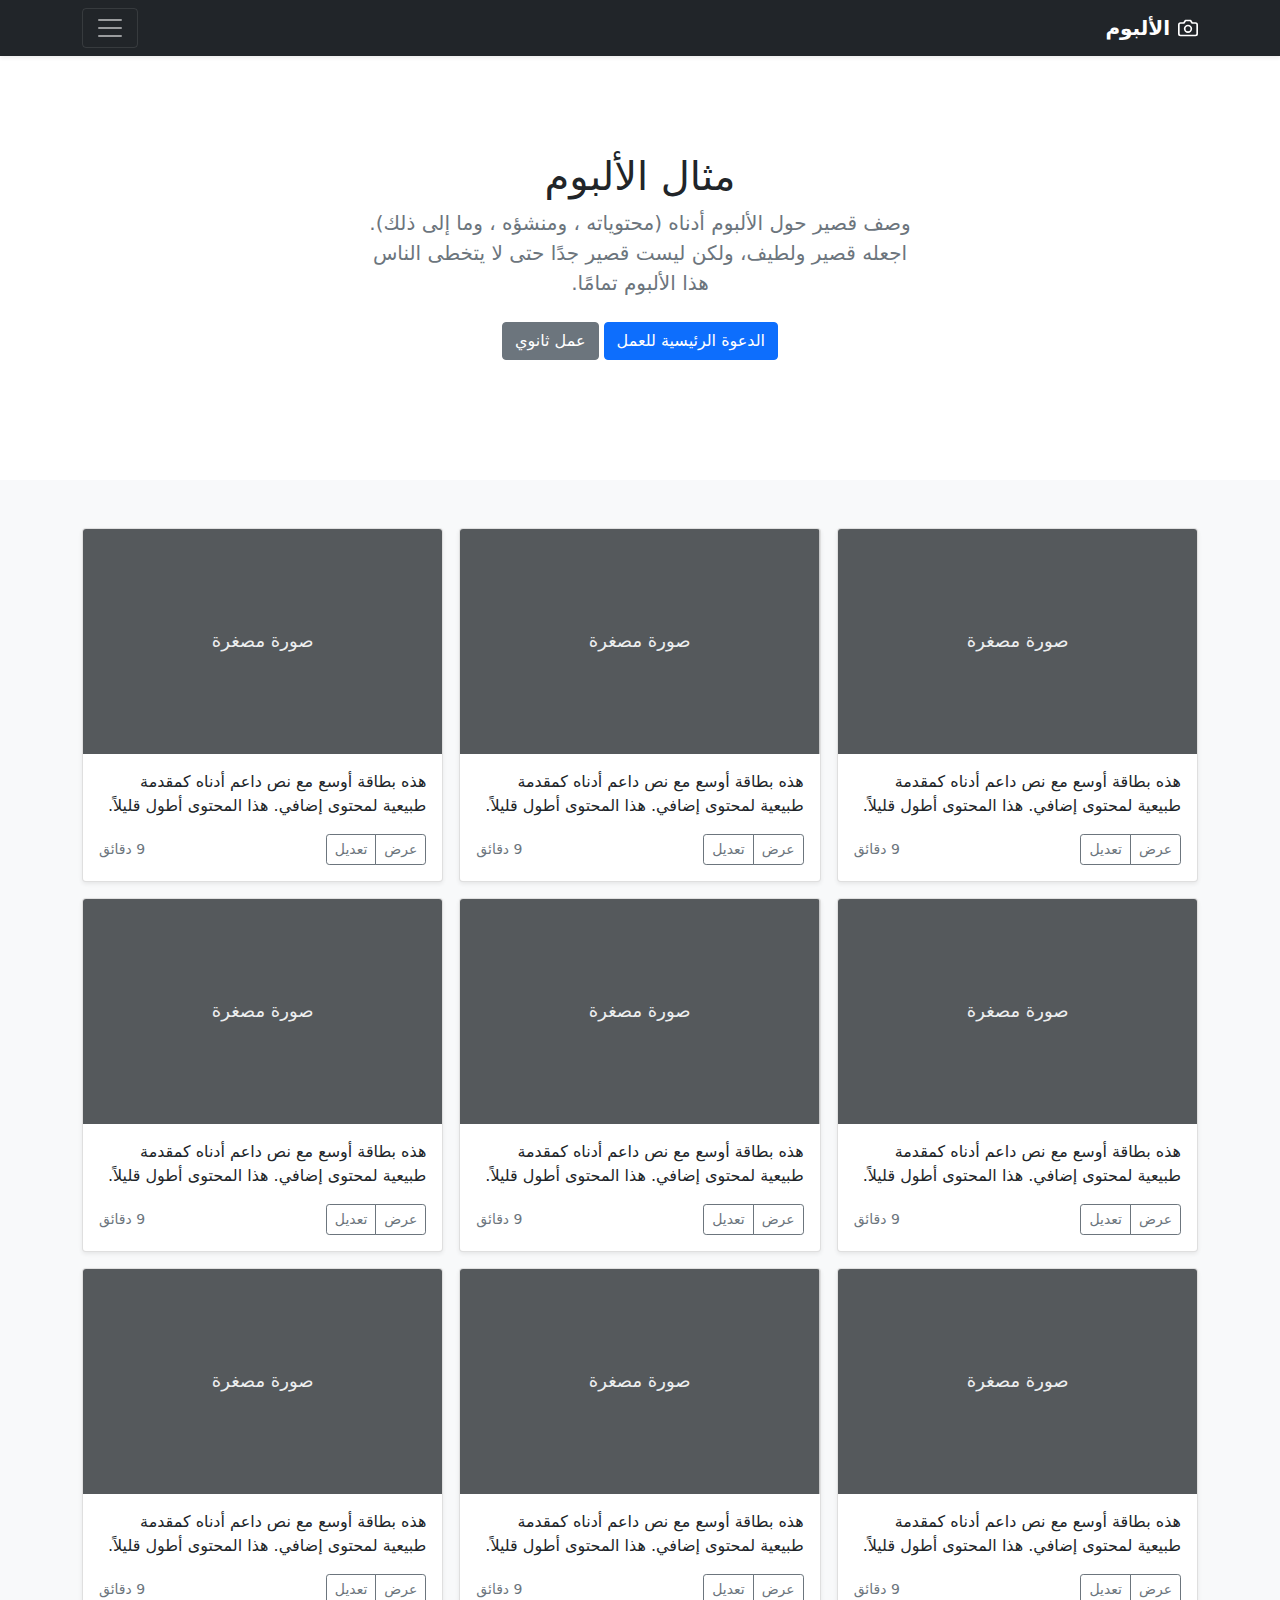
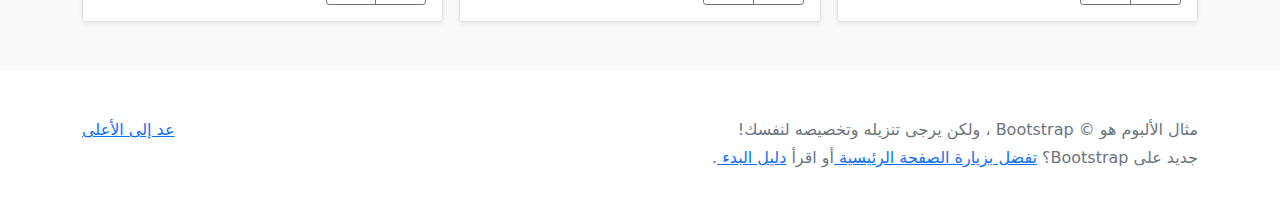
<file: FrontSideApp/bootstrap-5.1.3-examples/album-rtl/index.html>
<!doctype html>
<html lang="ar" dir="rtl">
  <head>
    <meta charset="utf-8">
    <meta name="viewport" content="width=device-width, initial-scale=1">
    <meta name="description" content="">
    <meta name="author" content="Mark Otto, Jacob Thornton, and Bootstrap contributors">
    <meta name="generator" content="Hugo 0.88.1">
    <title>مثال الألبوم · Bootstrap v5.1</title>

    <link rel="canonical" href="https://getbootstrap.com/docs/5.1/examples/album-rtl/">

    

    <!-- Bootstrap core CSS -->
<link href="../assets/dist/css/bootstrap.rtl.min.css" rel="stylesheet">

    <style>
      .bd-placeholder-img {
        font-size: 1.125rem;
        text-anchor: middle;
        -webkit-user-select: none;
        -moz-user-select: none;
        user-select: none;
      }

      @media (min-width: 768px) {
        .bd-placeholder-img-lg {
          font-size: 3.5rem;
        }
      }
    </style>

    
  </head>
  <body>
    
<header>
  <div class="collapse bg-dark" id="navbarHeader">
    <div class="container">
      <div class="row">
        <div class="col-sm-8 col-md-7 py-4">
          <h4 class="text-white">حول</h4>
          <p class="text-muted">أضف بعض المعلومات حول الألبوم، المؤلف، أو أي سياق خلفية آخر. اجعلها بضع جمل حتى يتمكن الزوار من التقاط بعض التلميحات المفيدة. ثم اربطها ببعض مواقع التواصل الاجتماعي أو معلومات الاتصال.</p>
        </div>
        <div class="col-sm-4 offset-md-1 py-4">
          <h4 class="text-white">تواصل معي</h4>
          <ul class="list-unstyled">
            <li><a href="#" class="text-white">تابعني على تويتر</a></li>
            <li><a href="#" class="text-white">شاركني الإعجاب في فيسبوك</a></li>
            <li><a href="#" class="text-white">راسلني على البريد الإلكتروني</a></li>
          </ul>
        </div>
      </div>
    </div>
  </div>
  <div class="navbar navbar-dark bg-dark shadow-sm">
    <div class="container">
      <a href="#" class="navbar-brand d-flex align-items-center">
        <svg xmlns="http://www.w3.org/2000/svg" width="20" height="20" fill="none" stroke="currentColor" stroke-linecap="round" stroke-linejoin="round" stroke-width="2" aria-hidden="true" class="me-2" viewBox="0 0 24 24"><path d="M23 19a2 2 0 0 1-2 2H3a2 2 0 0 1-2-2V8a2 2 0 0 1 2-2h4l2-3h6l2 3h4a2 2 0 0 1 2 2z"/><circle cx="12" cy="13" r="4"/></svg>
        <strong>الألبوم</strong>
      </a>
      <button class="navbar-toggler" type="button" data-bs-toggle="collapse" data-bs-target="#navbarHeader" aria-controls="navbarHeader" aria-expanded="false" aria-label="تبديل التنقل">
        <span class="navbar-toggler-icon"></span>
      </button>
    </div>
  </div>
</header>

<main>

  <section class="py-5 text-center container">
    <div class="row py-lg-5">
      <div class="col-lg-6 col-md-8 mx-auto">
        <h1 class="fw-light">مثال الألبوم</h1>
        <p class="lead text-muted">وصف قصير حول الألبوم أدناه (محتوياته ، ومنشؤه ، وما إلى ذلك). اجعله قصير ولطيف، ولكن ليست قصير جدًا حتى لا يتخطى الناس هذا الألبوم تمامًا.</p>
        <p>
          <a href="#" class="btn btn-primary my-2">الدعوة الرئيسية للعمل</a>
          <a href="#" class="btn btn-secondary my-2">عمل ثانوي</a>
        </p>
      </div>
    </div>
  </section>

  <div class="album py-5 bg-light">
    <div class="container">

      <div class="row row-cols-1 row-cols-sm-2 row-cols-md-3 g-3">
        <div class="col">
          <div class="card shadow-sm">
            <svg class="bd-placeholder-img card-img-top" width="100%" height="225" xmlns="http://www.w3.org/2000/svg" role="img" aria-label="Placeholder: صورة مصغرة" preserveAspectRatio="xMidYMid slice" focusable="false"><title>Placeholder</title><rect width="100%" height="100%" fill="#55595c"/><text x="50%" y="50%" fill="#eceeef" dy=".3em">صورة مصغرة</text></svg>

            <div class="card-body">
              <p class="card-text">هذه بطاقة أوسع مع نص داعم أدناه كمقدمة طبيعية لمحتوى إضافي. هذا المحتوى أطول قليلاً.</p>
              <div class="d-flex justify-content-between align-items-center">
                <div class="btn-group">
                  <button type="button" class="btn btn-sm btn-outline-secondary">عرض</button>
                  <button type="button" class="btn btn-sm btn-outline-secondary">تعديل</button>
                </div>
                <small class="text-muted">9 دقائق</small>
              </div>
            </div>
          </div>
        </div>
        <div class="col">
          <div class="card shadow-sm">
            <svg class="bd-placeholder-img card-img-top" width="100%" height="225" xmlns="http://www.w3.org/2000/svg" role="img" aria-label="Placeholder: صورة مصغرة" preserveAspectRatio="xMidYMid slice" focusable="false"><title>Placeholder</title><rect width="100%" height="100%" fill="#55595c"/><text x="50%" y="50%" fill="#eceeef" dy=".3em">صورة مصغرة</text></svg>

            <div class="card-body">
              <p class="card-text">هذه بطاقة أوسع مع نص داعم أدناه كمقدمة طبيعية لمحتوى إضافي. هذا المحتوى أطول قليلاً.</p>
              <div class="d-flex justify-content-between align-items-center">
                <div class="btn-group">
                  <button type="button" class="btn btn-sm btn-outline-secondary">عرض</button>
                  <button type="button" class="btn btn-sm btn-outline-secondary">تعديل</button>
                </div>
                <small class="text-muted">9 دقائق</small>
              </div>
            </div>
          </div>
        </div>
        <div class="col">
          <div class="card shadow-sm">
            <svg class="bd-placeholder-img card-img-top" width="100%" height="225" xmlns="http://www.w3.org/2000/svg" role="img" aria-label="Placeholder: صورة مصغرة" preserveAspectRatio="xMidYMid slice" focusable="false"><title>Placeholder</title><rect width="100%" height="100%" fill="#55595c"/><text x="50%" y="50%" fill="#eceeef" dy=".3em">صورة مصغرة</text></svg>

            <div class="card-body">
              <p class="card-text">هذه بطاقة أوسع مع نص داعم أدناه كمقدمة طبيعية لمحتوى إضافي. هذا المحتوى أطول قليلاً.</p>
              <div class="d-flex justify-content-between align-items-center">
                <div class="btn-group">
                  <button type="button" class="btn btn-sm btn-outline-secondary">عرض</button>
                  <button type="button" class="btn btn-sm btn-outline-secondary">تعديل</button>
                </div>
                <small class="text-muted">9 دقائق</small>
              </div>
            </div>
          </div>
        </div>

        <div class="col">
          <div class="card shadow-sm">
            <svg class="bd-placeholder-img card-img-top" width="100%" height="225" xmlns="http://www.w3.org/2000/svg" role="img" aria-label="Placeholder: صورة مصغرة" preserveAspectRatio="xMidYMid slice" focusable="false"><title>Placeholder</title><rect width="100%" height="100%" fill="#55595c"/><text x="50%" y="50%" fill="#eceeef" dy=".3em">صورة مصغرة</text></svg>

            <div class="card-body">
              <p class="card-text">هذه بطاقة أوسع مع نص داعم أدناه كمقدمة طبيعية لمحتوى إضافي. هذا المحتوى أطول قليلاً.</p>
              <div class="d-flex justify-content-between align-items-center">
                <div class="btn-group">
                  <button type="button" class="btn btn-sm btn-outline-secondary">عرض</button>
                  <button type="button" class="btn btn-sm btn-outline-secondary">تعديل</button>
                </div>
                <small class="text-muted">9 دقائق</small>
              </div>
            </div>
          </div>
        </div>
        <div class="col">
          <div class="card shadow-sm">
            <svg class="bd-placeholder-img card-img-top" width="100%" height="225" xmlns="http://www.w3.org/2000/svg" role="img" aria-label="Placeholder: صورة مصغرة" preserveAspectRatio="xMidYMid slice" focusable="false"><title>Placeholder</title><rect width="100%" height="100%" fill="#55595c"/><text x="50%" y="50%" fill="#eceeef" dy=".3em">صورة مصغرة</text></svg>

            <div class="card-body">
              <p class="card-text">هذه بطاقة أوسع مع نص داعم أدناه كمقدمة طبيعية لمحتوى إضافي. هذا المحتوى أطول قليلاً.</p>
              <div class="d-flex justify-content-between align-items-center">
                <div class="btn-group">
                  <button type="button" class="btn btn-sm btn-outline-secondary">عرض</button>
                  <button type="button" class="btn btn-sm btn-outline-secondary">تعديل</button>
                </div>
                <small class="text-muted">9 دقائق</small>
              </div>
            </div>
          </div>
        </div>
        <div class="col">
          <div class="card shadow-sm">
            <svg class="bd-placeholder-img card-img-top" width="100%" height="225" xmlns="http://www.w3.org/2000/svg" role="img" aria-label="Placeholder: صورة مصغرة" preserveAspectRatio="xMidYMid slice" focusable="false"><title>Placeholder</title><rect width="100%" height="100%" fill="#55595c"/><text x="50%" y="50%" fill="#eceeef" dy=".3em">صورة مصغرة</text></svg>

            <div class="card-body">
              <p class="card-text">هذه بطاقة أوسع مع نص داعم أدناه كمقدمة طبيعية لمحتوى إضافي. هذا المحتوى أطول قليلاً.</p>
              <div class="d-flex justify-content-between align-items-center">
                <div class="btn-group">
                  <button type="button" class="btn btn-sm btn-outline-secondary">عرض</button>
                  <button type="button" class="btn btn-sm btn-outline-secondary">تعديل</button>
                </div>
                <small class="text-muted">9 دقائق</small>
              </div>
            </div>
          </div>
        </div>

        <div class="col">
          <div class="card shadow-sm">
            <svg class="bd-placeholder-img card-img-top" width="100%" height="225" xmlns="http://www.w3.org/2000/svg" role="img" aria-label="Placeholder: صورة مصغرة" preserveAspectRatio="xMidYMid slice" focusable="false"><title>Placeholder</title><rect width="100%" height="100%" fill="#55595c"/><text x="50%" y="50%" fill="#eceeef" dy=".3em">صورة مصغرة</text></svg>

            <div class="card-body">
              <p class="card-text">هذه بطاقة أوسع مع نص داعم أدناه كمقدمة طبيعية لمحتوى إضافي. هذا المحتوى أطول قليلاً.</p>
              <div class="d-flex justify-content-between align-items-center">
                <div class="btn-group">
                  <button type="button" class="btn btn-sm btn-outline-secondary">عرض</button>
                  <button type="button" class="btn btn-sm btn-outline-secondary">تعديل</button>
                </div>
                <small class="text-muted">9 دقائق</small>
              </div>
            </div>
          </div>
        </div>
        <div class="col">
          <div class="card shadow-sm">
            <svg class="bd-placeholder-img card-img-top" width="100%" height="225" xmlns="http://www.w3.org/2000/svg" role="img" aria-label="Placeholder: صورة مصغرة" preserveAspectRatio="xMidYMid slice" focusable="false"><title>Placeholder</title><rect width="100%" height="100%" fill="#55595c"/><text x="50%" y="50%" fill="#eceeef" dy=".3em">صورة مصغرة</text></svg>

            <div class="card-body">
              <p class="card-text">هذه بطاقة أوسع مع نص داعم أدناه كمقدمة طبيعية لمحتوى إضافي. هذا المحتوى أطول قليلاً.</p>
              <div class="d-flex justify-content-between align-items-center">
                <div class="btn-group">
                  <button type="button" class="btn btn-sm btn-outline-secondary">عرض</button>
                  <button type="button" class="btn btn-sm btn-outline-secondary">تعديل</button>
                </div>
                <small class="text-muted">9 دقائق</small>
              </div>
            </div>
          </div>
        </div>
        <div class="col">
          <div class="card shadow-sm">
            <svg class="bd-placeholder-img card-img-top" width="100%" height="225" xmlns="http://www.w3.org/2000/svg" role="img" aria-label="Placeholder: صورة مصغرة" preserveAspectRatio="xMidYMid slice" focusable="false"><title>Placeholder</title><rect width="100%" height="100%" fill="#55595c"/><text x="50%" y="50%" fill="#eceeef" dy=".3em">صورة مصغرة</text></svg>

            <div class="card-body">
              <p class="card-text">هذه بطاقة أوسع مع نص داعم أدناه كمقدمة طبيعية لمحتوى إضافي. هذا المحتوى أطول قليلاً.</p>
              <div class="d-flex justify-content-between align-items-center">
                <div class="btn-group">
                  <button type="button" class="btn btn-sm btn-outline-secondary">عرض</button>
                  <button type="button" class="btn btn-sm btn-outline-secondary">تعديل</button>
                </div>
                <small class="text-muted">9 دقائق</small>
              </div>
            </div>
          </div>
        </div>
      </div>
    </div>
  </div>

</main>

<footer class="text-muted py-5">
  <div class="container">
    <p class="float-end mb-1">
      <a href="#">عد إلى الأعلى</a>
    </p>
    <p class="mb-1">مثال الألبوم هو © Bootstrap ، ولكن يرجى تنزيله وتخصيصه لنفسك!</p>
    <p class="mb-0">جديد على Bootstrap؟ <a href="/"> تفضل بزيارة الصفحة الرئيسية </a> أو اقرأ <a href="../getting-started/introduction/ "> دليل البدء </a>.</p>
  </div>
</footer>


    <script src="../assets/dist/js/bootstrap.bundle.min.js"></script>

      
  </body>
</html>
</file>
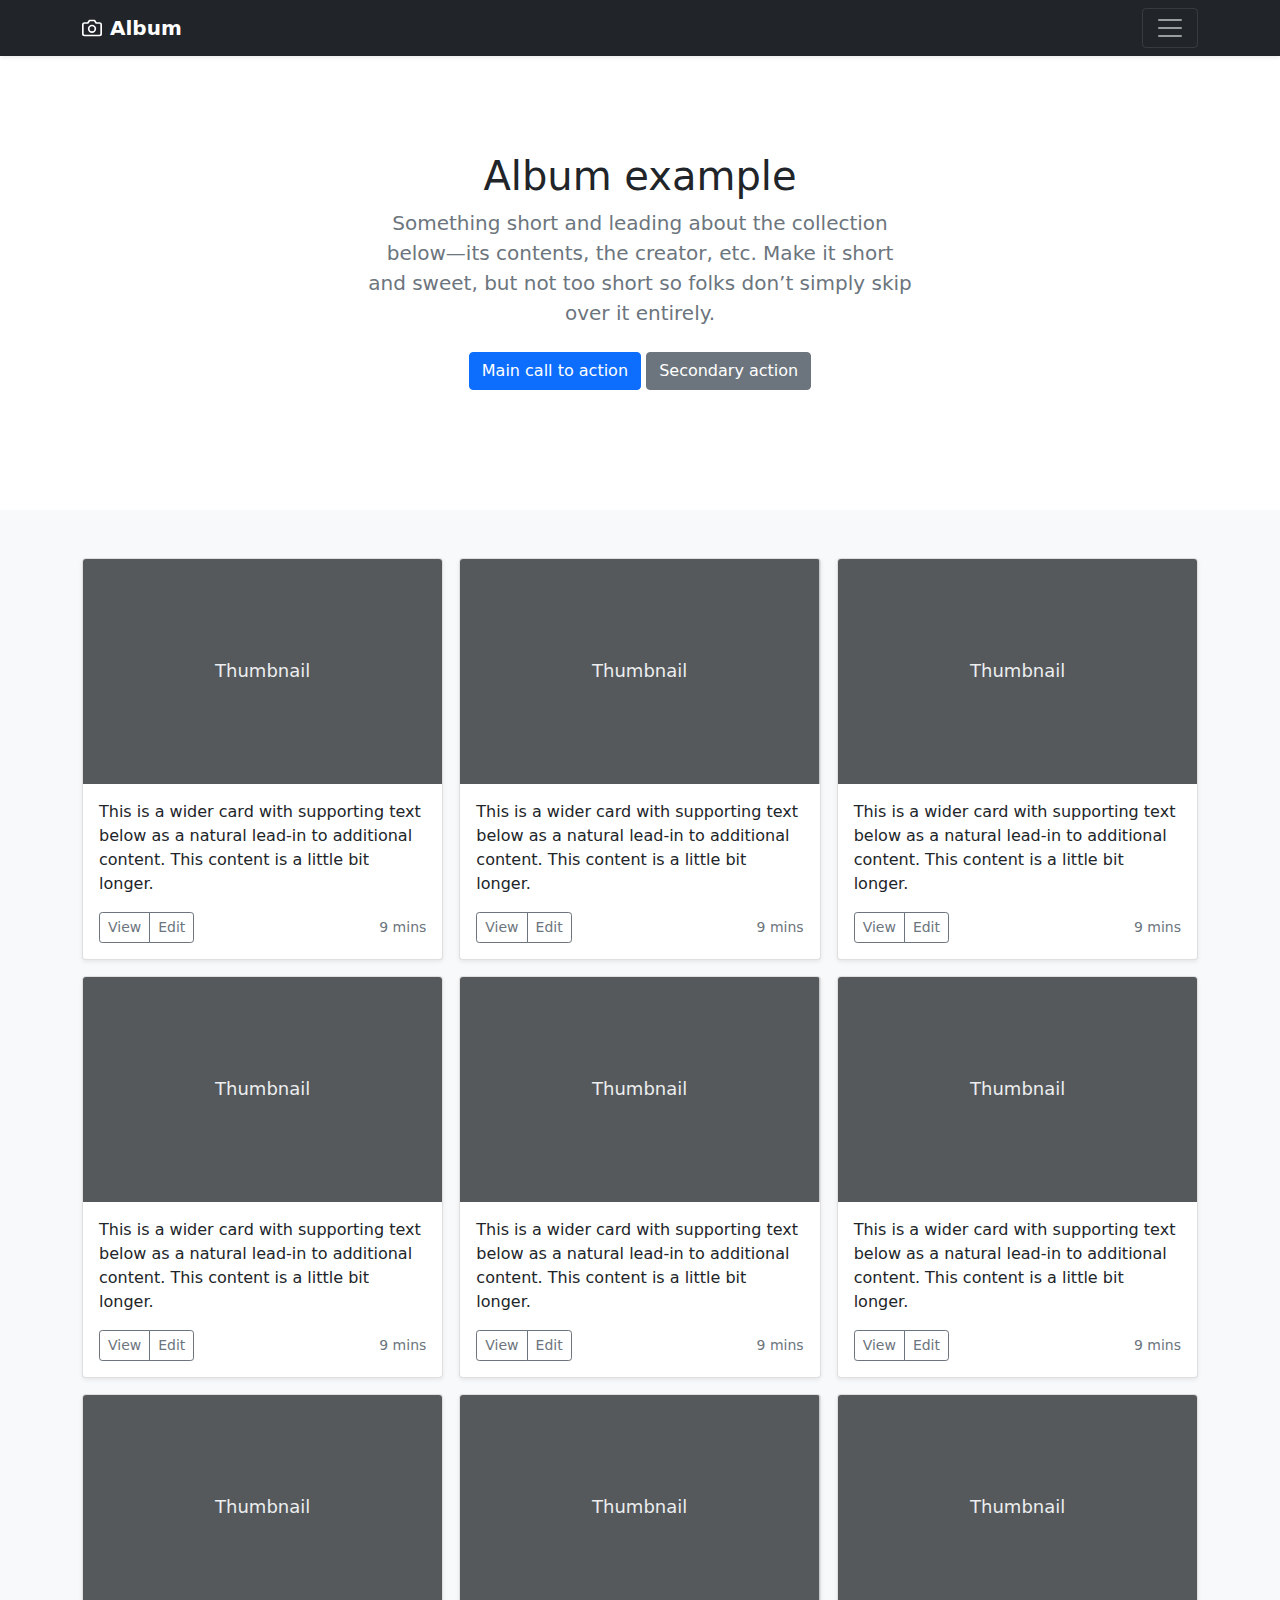
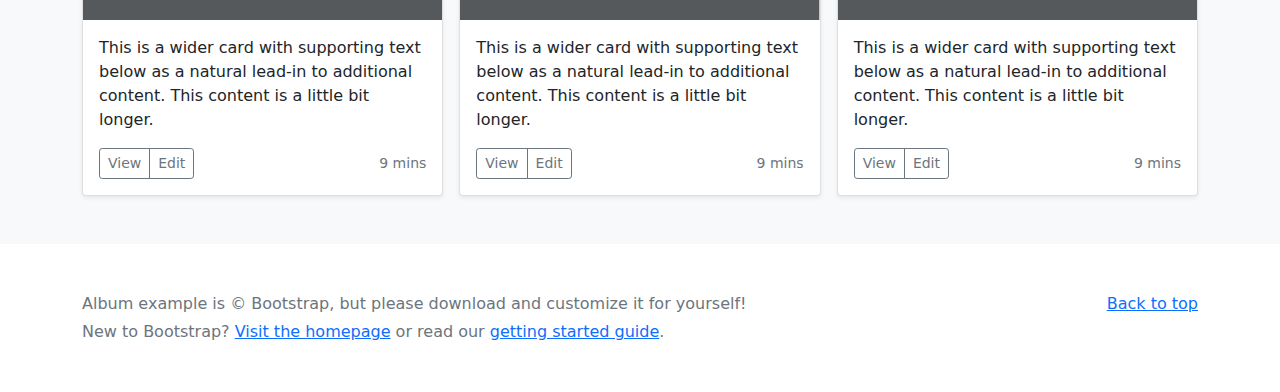
<file: FrontSideApp/bootstrap-5.1.3-examples/album/index.html>
<!doctype html>
<html lang="en">
  <head>
    <meta charset="utf-8">
    <meta name="viewport" content="width=device-width, initial-scale=1">
    <meta name="description" content="">
    <meta name="author" content="Mark Otto, Jacob Thornton, and Bootstrap contributors">
    <meta name="generator" content="Hugo 0.88.1">
    <title>Album example · Bootstrap v5.1</title>

    <link rel="canonical" href="https://getbootstrap.com/docs/5.1/examples/album/">

    

    <!-- Bootstrap core CSS -->
<link href="../assets/dist/css/bootstrap.min.css" rel="stylesheet">

    <style>
      .bd-placeholder-img {
        font-size: 1.125rem;
        text-anchor: middle;
        -webkit-user-select: none;
        -moz-user-select: none;
        user-select: none;
      }

      @media (min-width: 768px) {
        .bd-placeholder-img-lg {
          font-size: 3.5rem;
        }
      }
    </style>

    
  </head>
  <body>
    
<header>
  <div class="collapse bg-dark" id="navbarHeader">
    <div class="container">
      <div class="row">
        <div class="col-sm-8 col-md-7 py-4">
          <h4 class="text-white">About</h4>
          <p class="text-muted">Add some information about the album below, the author, or any other background context. Make it a few sentences long so folks can pick up some informative tidbits. Then, link them off to some social networking sites or contact information.</p>
        </div>
        <div class="col-sm-4 offset-md-1 py-4">
          <h4 class="text-white">Contact</h4>
          <ul class="list-unstyled">
            <li><a href="#" class="text-white">Follow on Twitter</a></li>
            <li><a href="#" class="text-white">Like on Facebook</a></li>
            <li><a href="#" class="text-white">Email me</a></li>
          </ul>
        </div>
      </div>
    </div>
  </div>
  <div class="navbar navbar-dark bg-dark shadow-sm">
    <div class="container">
      <a href="#" class="navbar-brand d-flex align-items-center">
        <svg xmlns="http://www.w3.org/2000/svg" width="20" height="20" fill="none" stroke="currentColor" stroke-linecap="round" stroke-linejoin="round" stroke-width="2" aria-hidden="true" class="me-2" viewBox="0 0 24 24"><path d="M23 19a2 2 0 0 1-2 2H3a2 2 0 0 1-2-2V8a2 2 0 0 1 2-2h4l2-3h6l2 3h4a2 2 0 0 1 2 2z"/><circle cx="12" cy="13" r="4"/></svg>
        <strong>Album</strong>
      </a>
      <button class="navbar-toggler" type="button" data-bs-toggle="collapse" data-bs-target="#navbarHeader" aria-controls="navbarHeader" aria-expanded="false" aria-label="Toggle navigation">
        <span class="navbar-toggler-icon"></span>
      </button>
    </div>
  </div>
</header>

<main>

  <section class="py-5 text-center container">
    <div class="row py-lg-5">
      <div class="col-lg-6 col-md-8 mx-auto">
        <h1 class="fw-light">Album example</h1>
        <p class="lead text-muted">Something short and leading about the collection below—its contents, the creator, etc. Make it short and sweet, but not too short so folks don’t simply skip over it entirely.</p>
        <p>
          <a href="#" class="btn btn-primary my-2">Main call to action</a>
          <a href="#" class="btn btn-secondary my-2">Secondary action</a>
        </p>
      </div>
    </div>
  </section>

  <div class="album py-5 bg-light">
    <div class="container">

      <div class="row row-cols-1 row-cols-sm-2 row-cols-md-3 g-3">
        <div class="col">
          <div class="card shadow-sm">
            <svg class="bd-placeholder-img card-img-top" width="100%" height="225" xmlns="http://www.w3.org/2000/svg" role="img" aria-label="Placeholder: Thumbnail" preserveAspectRatio="xMidYMid slice" focusable="false"><title>Placeholder</title><rect width="100%" height="100%" fill="#55595c"/><text x="50%" y="50%" fill="#eceeef" dy=".3em">Thumbnail</text></svg>

            <div class="card-body">
              <p class="card-text">This is a wider card with supporting text below as a natural lead-in to additional content. This content is a little bit longer.</p>
              <div class="d-flex justify-content-between align-items-center">
                <div class="btn-group">
                  <button type="button" class="btn btn-sm btn-outline-secondary">View</button>
                  <button type="button" class="btn btn-sm btn-outline-secondary">Edit</button>
                </div>
                <small class="text-muted">9 mins</small>
              </div>
            </div>
          </div>
        </div>
        <div class="col">
          <div class="card shadow-sm">
            <svg class="bd-placeholder-img card-img-top" width="100%" height="225" xmlns="http://www.w3.org/2000/svg" role="img" aria-label="Placeholder: Thumbnail" preserveAspectRatio="xMidYMid slice" focusable="false"><title>Placeholder</title><rect width="100%" height="100%" fill="#55595c"/><text x="50%" y="50%" fill="#eceeef" dy=".3em">Thumbnail</text></svg>

            <div class="card-body">
              <p class="card-text">This is a wider card with supporting text below as a natural lead-in to additional content. This content is a little bit longer.</p>
              <div class="d-flex justify-content-between align-items-center">
                <div class="btn-group">
                  <button type="button" class="btn btn-sm btn-outline-secondary">View</button>
                  <button type="button" class="btn btn-sm btn-outline-secondary">Edit</button>
                </div>
                <small class="text-muted">9 mins</small>
              </div>
            </div>
          </div>
        </div>
        <div class="col">
          <div class="card shadow-sm">
            <svg class="bd-placeholder-img card-img-top" width="100%" height="225" xmlns="http://www.w3.org/2000/svg" role="img" aria-label="Placeholder: Thumbnail" preserveAspectRatio="xMidYMid slice" focusable="false"><title>Placeholder</title><rect width="100%" height="100%" fill="#55595c"/><text x="50%" y="50%" fill="#eceeef" dy=".3em">Thumbnail</text></svg>

            <div class="card-body">
              <p class="card-text">This is a wider card with supporting text below as a natural lead-in to additional content. This content is a little bit longer.</p>
              <div class="d-flex justify-content-between align-items-center">
                <div class="btn-group">
                  <button type="button" class="btn btn-sm btn-outline-secondary">View</button>
                  <button type="button" class="btn btn-sm btn-outline-secondary">Edit</button>
                </div>
                <small class="text-muted">9 mins</small>
              </div>
            </div>
          </div>
        </div>

        <div class="col">
          <div class="card shadow-sm">
            <svg class="bd-placeholder-img card-img-top" width="100%" height="225" xmlns="http://www.w3.org/2000/svg" role="img" aria-label="Placeholder: Thumbnail" preserveAspectRatio="xMidYMid slice" focusable="false"><title>Placeholder</title><rect width="100%" height="100%" fill="#55595c"/><text x="50%" y="50%" fill="#eceeef" dy=".3em">Thumbnail</text></svg>

            <div class="card-body">
              <p class="card-text">This is a wider card with supporting text below as a natural lead-in to additional content. This content is a little bit longer.</p>
              <div class="d-flex justify-content-between align-items-center">
                <div class="btn-group">
                  <button type="button" class="btn btn-sm btn-outline-secondary">View</button>
                  <button type="button" class="btn btn-sm btn-outline-secondary">Edit</button>
                </div>
                <small class="text-muted">9 mins</small>
              </div>
            </div>
          </div>
        </div>
        <div class="col">
          <div class="card shadow-sm">
            <svg class="bd-placeholder-img card-img-top" width="100%" height="225" xmlns="http://www.w3.org/2000/svg" role="img" aria-label="Placeholder: Thumbnail" preserveAspectRatio="xMidYMid slice" focusable="false"><title>Placeholder</title><rect width="100%" height="100%" fill="#55595c"/><text x="50%" y="50%" fill="#eceeef" dy=".3em">Thumbnail</text></svg>

            <div class="card-body">
              <p class="card-text">This is a wider card with supporting text below as a natural lead-in to additional content. This content is a little bit longer.</p>
              <div class="d-flex justify-content-between align-items-center">
                <div class="btn-group">
                  <button type="button" class="btn btn-sm btn-outline-secondary">View</button>
                  <button type="button" class="btn btn-sm btn-outline-secondary">Edit</button>
                </div>
                <small class="text-muted">9 mins</small>
              </div>
            </div>
          </div>
        </div>
        <div class="col">
          <div class="card shadow-sm">
            <svg class="bd-placeholder-img card-img-top" width="100%" height="225" xmlns="http://www.w3.org/2000/svg" role="img" aria-label="Placeholder: Thumbnail" preserveAspectRatio="xMidYMid slice" focusable="false"><title>Placeholder</title><rect width="100%" height="100%" fill="#55595c"/><text x="50%" y="50%" fill="#eceeef" dy=".3em">Thumbnail</text></svg>

            <div class="card-body">
              <p class="card-text">This is a wider card with supporting text below as a natural lead-in to additional content. This content is a little bit longer.</p>
              <div class="d-flex justify-content-between align-items-center">
                <div class="btn-group">
                  <button type="button" class="btn btn-sm btn-outline-secondary">View</button>
                  <button type="button" class="btn btn-sm btn-outline-secondary">Edit</button>
                </div>
                <small class="text-muted">9 mins</small>
              </div>
            </div>
          </div>
        </div>

        <div class="col">
          <div class="card shadow-sm">
            <svg class="bd-placeholder-img card-img-top" width="100%" height="225" xmlns="http://www.w3.org/2000/svg" role="img" aria-label="Placeholder: Thumbnail" preserveAspectRatio="xMidYMid slice" focusable="false"><title>Placeholder</title><rect width="100%" height="100%" fill="#55595c"/><text x="50%" y="50%" fill="#eceeef" dy=".3em">Thumbnail</text></svg>

            <div class="card-body">
              <p class="card-text">This is a wider card with supporting text below as a natural lead-in to additional content. This content is a little bit longer.</p>
              <div class="d-flex justify-content-between align-items-center">
                <div class="btn-group">
                  <button type="button" class="btn btn-sm btn-outline-secondary">View</button>
                  <button type="button" class="btn btn-sm btn-outline-secondary">Edit</button>
                </div>
                <small class="text-muted">9 mins</small>
              </div>
            </div>
          </div>
        </div>
        <div class="col">
          <div class="card shadow-sm">
            <svg class="bd-placeholder-img card-img-top" width="100%" height="225" xmlns="http://www.w3.org/2000/svg" role="img" aria-label="Placeholder: Thumbnail" preserveAspectRatio="xMidYMid slice" focusable="false"><title>Placeholder</title><rect width="100%" height="100%" fill="#55595c"/><text x="50%" y="50%" fill="#eceeef" dy=".3em">Thumbnail</text></svg>

            <div class="card-body">
              <p class="card-text">This is a wider card with supporting text below as a natural lead-in to additional content. This content is a little bit longer.</p>
              <div class="d-flex justify-content-between align-items-center">
                <div class="btn-group">
                  <button type="button" class="btn btn-sm btn-outline-secondary">View</button>
                  <button type="button" class="btn btn-sm btn-outline-secondary">Edit</button>
                </div>
                <small class="text-muted">9 mins</small>
              </div>
            </div>
          </div>
        </div>
        <div class="col">
          <div class="card shadow-sm">
            <svg class="bd-placeholder-img card-img-top" width="100%" height="225" xmlns="http://www.w3.org/2000/svg" role="img" aria-label="Placeholder: Thumbnail" preserveAspectRatio="xMidYMid slice" focusable="false"><title>Placeholder</title><rect width="100%" height="100%" fill="#55595c"/><text x="50%" y="50%" fill="#eceeef" dy=".3em">Thumbnail</text></svg>

            <div class="card-body">
              <p class="card-text">This is a wider card with supporting text below as a natural lead-in to additional content. This content is a little bit longer.</p>
              <div class="d-flex justify-content-between align-items-center">
                <div class="btn-group">
                  <button type="button" class="btn btn-sm btn-outline-secondary">View</button>
                  <button type="button" class="btn btn-sm btn-outline-secondary">Edit</button>
                </div>
                <small class="text-muted">9 mins</small>
              </div>
            </div>
          </div>
        </div>
      </div>
    </div>
  </div>

</main>

<footer class="text-muted py-5">
  <div class="container">
    <p class="float-end mb-1">
      <a href="#">Back to top</a>
    </p>
    <p class="mb-1">Album example is &copy; Bootstrap, but please download and customize it for yourself!</p>
    <p class="mb-0">New to Bootstrap? <a href="/">Visit the homepage</a> or read our <a href="../getting-started/introduction/">getting started guide</a>.</p>
  </div>
</footer>


    <script src="../assets/dist/js/bootstrap.bundle.min.js"></script>

      
  </body>
</html>
</file>
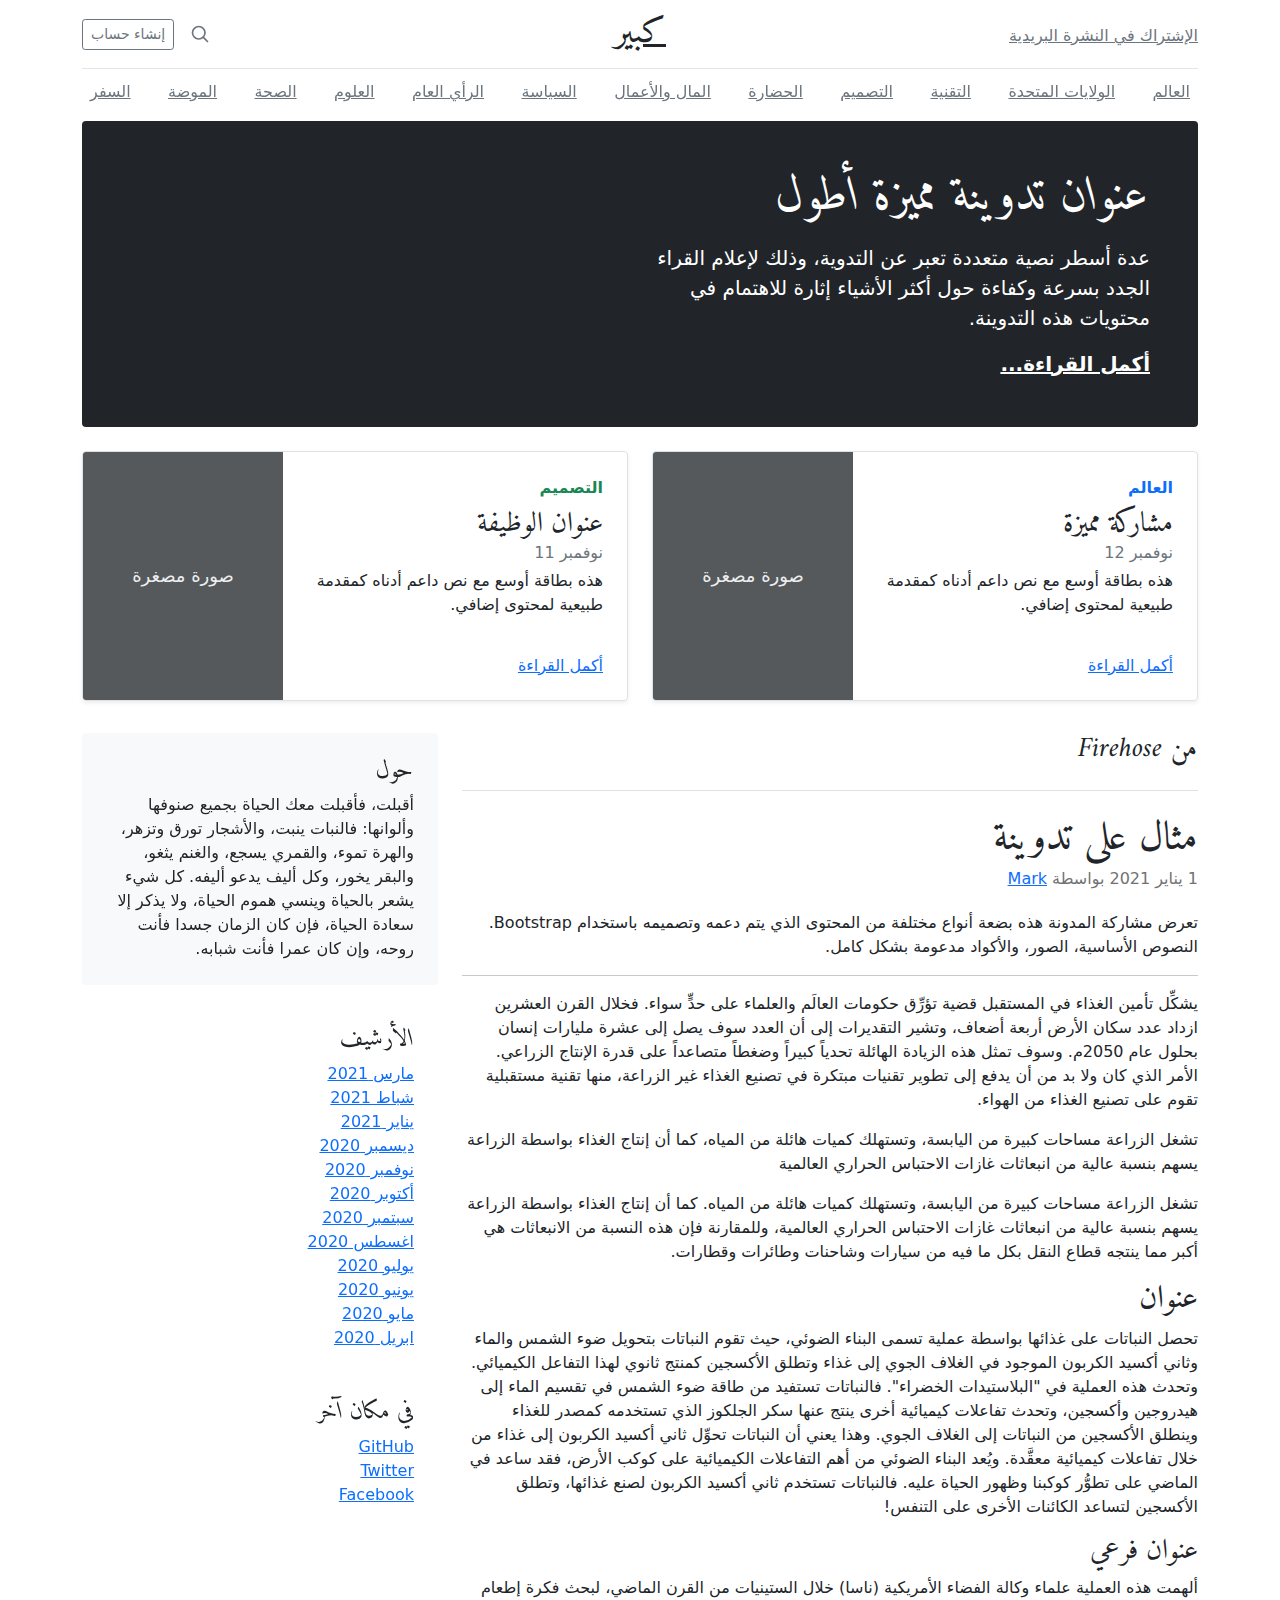
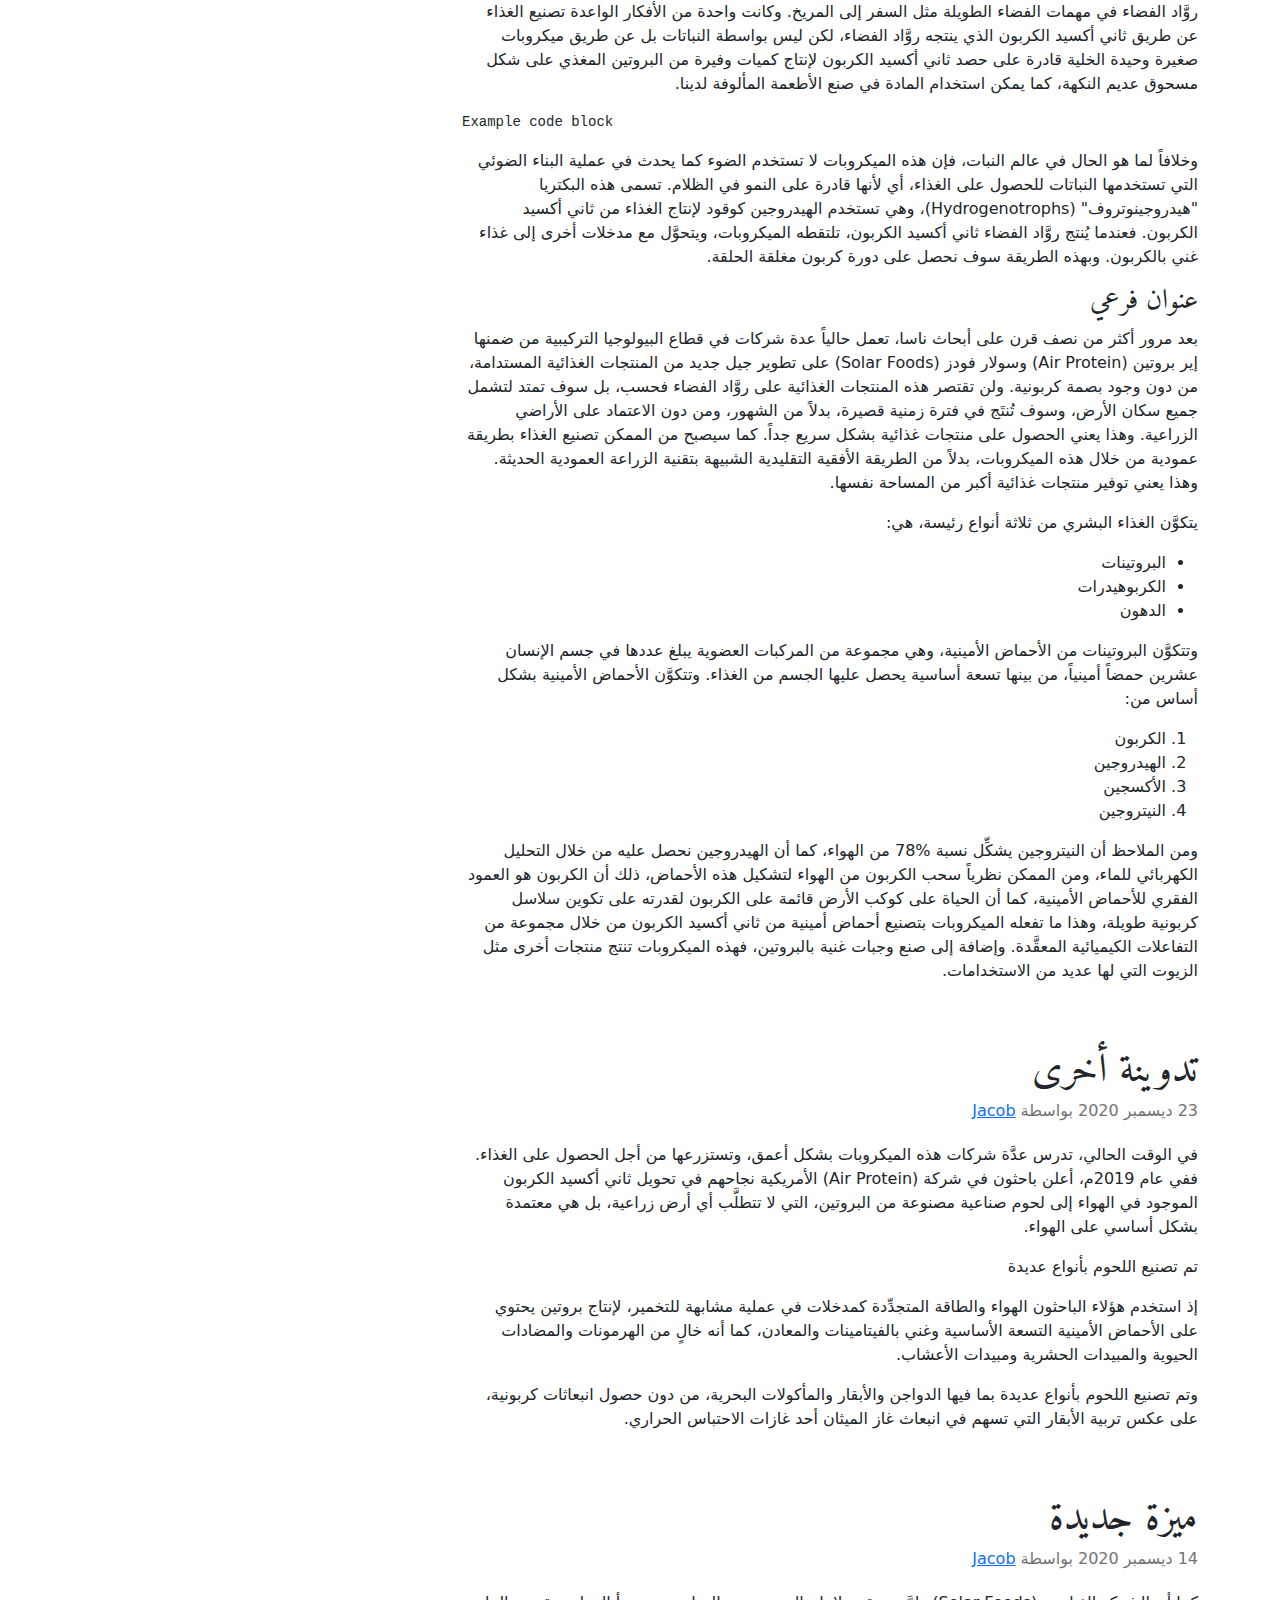
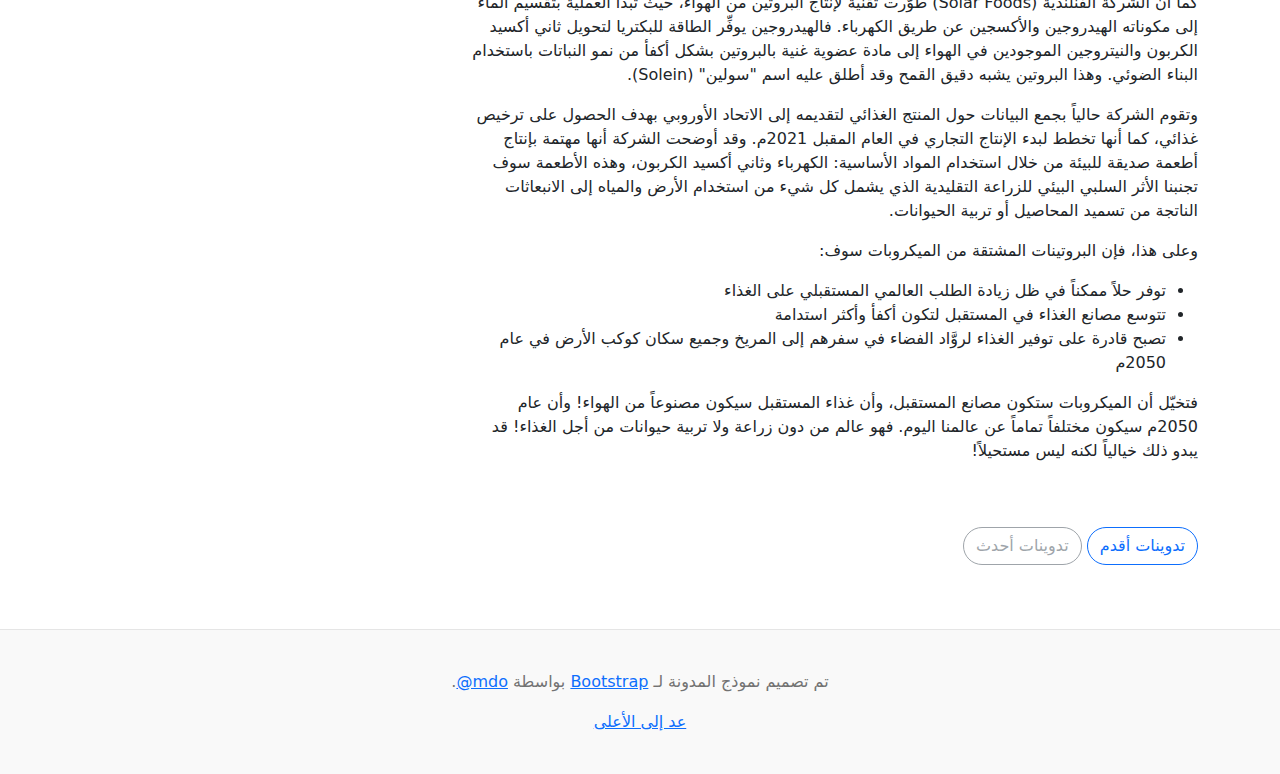
<file: FrontSideApp/bootstrap-5.1.3-examples/blog-rtl/index.html>
<!doctype html>
<html lang="ar" dir="rtl">
  <head>
    <meta charset="utf-8">
    <meta name="viewport" content="width=device-width, initial-scale=1">
    <meta name="description" content="">
    <meta name="author" content="Mark Otto, Jacob Thornton, and Bootstrap contributors">
    <meta name="generator" content="Hugo 0.88.1">
    <title>قالب المدونة · Bootstrap v5.1</title>

    <link rel="canonical" href="https://getbootstrap.com/docs/5.1/examples/blog-rtl/">

    

    <!-- Bootstrap core CSS -->
<link href="../assets/dist/css/bootstrap.rtl.min.css" rel="stylesheet">

    <style>
      .bd-placeholder-img {
        font-size: 1.125rem;
        text-anchor: middle;
        -webkit-user-select: none;
        -moz-user-select: none;
        user-select: none;
      }

      @media (min-width: 768px) {
        .bd-placeholder-img-lg {
          font-size: 3.5rem;
        }
      }
    </style>

    
    <!-- Custom styles for this template -->
    <link href="https://fonts.googleapis.com/css?family=Amiri:wght@400;700&amp;display=swap" rel="stylesheet">
    <!-- Custom styles for this template -->
    <link href="../blog/blog.rtl.css" rel="stylesheet">
  </head>
  <body>
    
<div class="container">
  <header class="blog-header py-3">
    <div class="row flex-nowrap justify-content-between align-items-center">
      <div class="col-4 pt-1">
        <a class="link-secondary" href="#">الإشتراك في النشرة البريدية</a>
      </div>
      <div class="col-4 text-center">
        <a class="blog-header-logo text-dark" href="#">كبير</a>
      </div>
      <div class="col-4 d-flex justify-content-end align-items-center">
        <a class="link-secondary" href="#" aria-label="بحث">
          <svg xmlns="http://www.w3.org/2000/svg" width="20" height="20" fill="none" stroke="currentColor" stroke-linecap="round" stroke-linejoin="round" stroke-width="2" class="mx-3" role="img" viewBox="0 0 24 24"><title>بحث</title><circle cx="10.5" cy="10.5" r="7.5"/><path d="M21 21l-5.2-5.2"/></svg>
        </a>
        <a class="btn btn-sm btn-outline-secondary" href="#">إنشاء حساب</a>
      </div>
    </div>
  </header>

  <div class="nav-scroller py-1 mb-2">
    <nav class="nav d-flex justify-content-between">
      <a class="p-2 link-secondary" href="#">العالم</a>
      <a class="p-2 link-secondary" href="#">الولايات المتحدة</a>
      <a class="p-2 link-secondary" href="#">التقنية</a>
      <a class="p-2 link-secondary" href="#">التصميم</a>
      <a class="p-2 link-secondary" href="#">الحضارة</a>
      <a class="p-2 link-secondary" href="#">المال والأعمال</a>
      <a class="p-2 link-secondary" href="#">السياسة</a>
      <a class="p-2 link-secondary" href="#">الرأي العام</a>
      <a class="p-2 link-secondary" href="#">العلوم</a>
      <a class="p-2 link-secondary" href="#">الصحة</a>
      <a class="p-2 link-secondary" href="#">الموضة</a>
      <a class="p-2 link-secondary" href="#">السفر</a>
    </nav>
  </div>
</div>

<main class="container">
  <div class="p-4 p-md-5 mb-4 text-white rounded bg-dark">
    <div class="col-md-6 px-0">
      <h1 class="display-4 fst-italic">عنوان تدوينة مميزة أطول</h1>
      <p class="lead my-3">عدة أسطر نصية متعددة تعبر عن التدوية، وذلك لإعلام القراء الجدد بسرعة وكفاءة حول أكثر الأشياء إثارة للاهتمام في محتويات هذه التدوينة.</p>
      <p class="lead mb-0"><a href="#" class="text-white fw-bold">أكمل القراءة...</a></p>
    </div>
  </div>

  <div class="row mb-2">
    <div class="col-md-6">
      <div class="row g-0 border rounded overflow-hidden flex-md-row mb-4 shadow-sm h-md-250 position-relative">
        <div class="col p-4 d-flex flex-column position-static">
          <strong class="d-inline-block mb-2 text-primary">العالم</strong>
          <h3 class="mb-0">مشاركة مميزة</h3>
          <div class="mb-1 text-muted">نوفمبر 12</div>
          <p class="card-text mb-auto">هذه بطاقة أوسع مع نص داعم أدناه كمقدمة طبيعية لمحتوى إضافي.</p>
          <a href="#" class="stretched-link">أكمل القراءة</a>
        </div>
        <div class="col-auto d-none d-lg-block">
          <svg class="bd-placeholder-img" width="200" height="250" xmlns="http://www.w3.org/2000/svg" role="img" aria-label="Placeholder: صورة مصغرة" preserveAspectRatio="xMidYMid slice" focusable="false"><title>Placeholder</title><rect width="100%" height="100%" fill="#55595c"/><text x="50%" y="50%" fill="#eceeef" dy=".3em">صورة مصغرة</text></svg>

        </div>
      </div>
    </div>
    <div class="col-md-6">
      <div class="row g-0 border rounded overflow-hidden flex-md-row mb-4 shadow-sm h-md-250 position-relative">
        <div class="col p-4 d-flex flex-column position-static">
          <strong class="d-inline-block mb-2 text-success">التصميم</strong>
          <h3 class="mb-0">عنوان الوظيفة</h3>
          <div class="mb-1 text-muted">نوفمبر 11</div>
          <p class="mb-auto">هذه بطاقة أوسع مع نص داعم أدناه كمقدمة طبيعية لمحتوى إضافي.</p>
          <a href="#" class="stretched-link">أكمل القراءة</a>
        </div>
        <div class="col-auto d-none d-lg-block">
          <svg class="bd-placeholder-img" width="200" height="250" xmlns="http://www.w3.org/2000/svg" role="img" aria-label="Placeholder: صورة مصغرة" preserveAspectRatio="xMidYMid slice" focusable="false"><title>Placeholder</title><rect width="100%" height="100%" fill="#55595c"/><text x="50%" y="50%" fill="#eceeef" dy=".3em">صورة مصغرة</text></svg>

        </div>
      </div>
    </div>
  </div>

  <div class="row">
    <div class="col-md-8">
      <h3 class="pb-4 mb-4 fst-italic border-bottom">
        من Firehose
      </h3>

      <article class="blog-post">
        <h2 class="blog-post-title">مثال على تدوينة</h2>
        <p class="blog-post-meta">1 يناير 2021 بواسطة <a href="#"> Mark </a></p>

        <p>تعرض مشاركة المدونة هذه بضعة أنواع مختلفة من المحتوى الذي يتم دعمه وتصميمه باستخدام Bootstrap. النصوص الأساسية، الصور، والأكواد مدعومة بشكل كامل.</p>
        <hr>
        <p>يشكِّل تأمين الغذاء في المستقبل قضية تؤرِّق حكومات العالَم والعلماء على حدٍّ سواء. فخلال القرن العشرين ازداد عدد سكان الأرض أربعة أضعاف، وتشير التقديرات إلى أن العدد سوف يصل إلى عشرة مليارات إنسان بحلول عام 2050م. وسوف تمثل هذه الزيادة الهائلة تحدياً كبيراً وضغطاً متصاعداً على قدرة الإنتاج الزراعي. الأمر الذي كان ولا بد من أن يدفع إلى تطوير تقنيات مبتكرة في تصنيع الغذاء غير الزراعة، منها تقنية مستقبلية تقوم على تصنيع الغذاء من الهواء.</p>
        <blockquote>
          <p>تشغل الزراعة مساحات كبيرة من اليابسة، وتستهلك كميات هائلة من المياه، كما أن إنتاج الغذاء بواسطة الزراعة يسهم بنسبة عالية من انبعاثات غازات الاحتباس الحراري العالمية</p>
        </blockquote>
        <p>تشغل الزراعة مساحات كبيرة من اليابسة، وتستهلك كميات هائلة من المياه. كما أن إنتاج الغذاء بواسطة الزراعة يسهم بنسبة عالية من انبعاثات غازات الاحتباس الحراري العالمية، وللمقارنة فإن هذه النسبة من الانبعاثات هي أكبر مما ينتجه قطاع النقل بكل ما فيه من سيارات وشاحنات وطائرات وقطارات.</p>
        <h2>عنوان</h2>
        <p>تحصل النباتات على غذائها بواسطة عملية تسمى البناء الضوئي، حيث تقوم النباتات بتحويل ضوء الشمس والماء وثاني أكسيد الكربون الموجود في الغلاف الجوي إلى غذاء وتطلق الأكسجين كمنتج ثانوي لهذا التفاعل الكيميائي. وتحدث هذه العملية في "البلاستيدات الخضراء". فالنباتات تستفيد من طاقة ضوء الشمس في تقسيم الماء إلى هيدروجين وأكسجين، وتحدث تفاعلات كيميائية أخرى ينتج عنها سكر الجلكوز الذي تستخدمه كمصدر للغذاء وينطلق الأكسجين من النباتات إلى الغلاف الجوي. وهذا يعني أن النباتات تحوِّل ثاني أكسيد الكربون إلى غذاء من خلال تفاعلات كيميائية معقَّدة. ويُعد البناء الضوئي من أهم التفاعلات الكيميائية على كوكب الأرض، فقد ساعد في الماضي على تطوُّر كوكبنا وظهور الحياة عليه. فالنباتات تستخدم ثاني أكسيد الكربون لصنع غذائها، وتطلق الأكسجين لتساعد الكائنات الأخرى على التنفس!</p>
        <h3>عنوان فرعي</h3>
        <p>ألهمت هذه العملية علماء وكالة الفضاء الأمريكية (ناسا) خلال الستينيات من القرن الماضي، لبحث فكرة إطعام روَّاد الفضاء في مهمات الفضاء الطويلة مثل السفر إلى المريخ. وكانت واحدة من الأفكار الواعدة تصنيع الغذاء عن طريق ثاني أكسيد الكربون الذي ينتجه روَّاد الفضاء، لكن ليس بواسطة النباتات بل عن طريق ميكروبات صغيرة وحيدة الخلية قادرة على حصد ثاني أكسيد الكربون لإنتاج كميات وفيرة من البروتين المغذي على شكل مسحوق عديم النكهة، كما يمكن استخدام المادة في صنع الأطعمة المألوفة لدينا.</p>
        <pre><code>Example code block</code></pre>
        <p>وخلافاً لما هو الحال في عالم النبات، فإن هذه الميكروبات لا تستخدم الضوء كما يحدث في عملية البناء الضوئي التي تستخدمها النباتات للحصول على الغذاء، أي لأنها قادرة على النمو في الظلام. تسمى هذه البكتريا "هيدروجينوتروف" (Hydrogenotrophs)، وهي تستخدم الهيدروجين كوقود لإنتاج الغذاء من ثاني أكسيد الكربون. فعندما يُنتج روَّاد الفضاء ثاني أكسيد الكربون، تلتقطه الميكروبات، ويتحوَّل مع مدخلات أخرى إلى غذاء غني بالكربون. وبهذه الطريقة سوف نحصل على دورة كربون مغلقة الحلقة.</p>
        <h3>عنوان فرعي</h3>
        <p>بعد مرور أكثر من نصف قرن على أبحاث ناسا، تعمل حالياً عدة شركات في قطاع البيولوجيا التركيبية من ضمنها إير بروتين (Air Protein) وسولار فودز (Solar Foods) على تطوير جيل جديد من المنتجات الغذائية المستدامة، من دون وجود بصمة كربونية. ولن تقتصر هذه المنتجات الغذائية على روَّاد الفضاء فحسب، بل سوف تمتد لتشمل جميع سكان الأرض، وسوف تُنتَج في فترة زمنية قصيرة، بدلاً من الشهور، ومن دون الاعتماد على الأراضي الزراعية. وهذا يعني الحصول على منتجات غذائية بشكل سريع جداً. كما سيصبح من الممكن تصنيع الغذاء بطريقة عمودية من خلال هذه الميكروبات، بدلاً من الطريقة الأفقية التقليدية الشبيهة بتقنية الزراعة العمودية الحديثة. وهذا يعني توفير منتجات غذائية أكبر من المساحة نفسها.</p>
        <p>يتكوَّن الغذاء البشري من ثلاثة أنواع رئيسة، هي:</p>
        <ul>
          <li>البروتينات</li>
          <li>الكربوهيدرات</li>
          <li>الدهون</li>
        </ul>
        <p>وتتكوَّن البروتينات من الأحماض الأمينية، وهي مجموعة من المركبات العضوية يبلغ عددها في جسم الإنسان عشرين حمضاً أمينياً، من بينها تسعة أساسية يحصل عليها الجسم من الغذاء. وتتكوَّن الأحماض الأمينية بشكل أساس من:</p>
        <ol>
          <li>الكربون</li>
          <li>الهيدروجين</li>
          <li>الأكسجين</li>
          <li>النيتروجين</li>
        </ol>
        <p>ومن الملاحظ أن النيتروجين يشكِّل نسبة %78 من الهواء، كما أن الهيدروجين نحصل عليه من خلال التحليل الكهربائي للماء، ومن الممكن نظرياً سحب الكربون من الهواء لتشكيل هذه الأحماض، ذلك أن الكربون هو العمود الفقري للأحماض الأمينية، كما أن الحياة على كوكب الأرض قائمة على الكربون لقدرته على تكوين سلاسل كربونية طويلة، وهذا ما تفعله الميكروبات بتصنيع أحماض أمينية من ثاني أكسيد الكربون من خلال مجموعة من التفاعلات الكيميائية المعقَّدة. وإضافة إلى صنع وجبات غنية بالبروتين، فهذه الميكروبات تنتج منتجات أخرى مثل الزيوت التي لها عديد من الاستخدامات.</p>
      </article>

      <article class="blog-post">
        <h2 class="blog-post-title">تدوينة أخرى</h2>
        <p class="blog-post-meta">23 ديسمبر 2020 بواسطة <a href="#">Jacob</a></p>

        <p>في الوقت الحالي، تدرس عدَّة شركات هذه الميكروبات بشكل أعمق، وتستزرعها من أجل الحصول على الغذاء. ففي عام 2019م، أعلن باحثون في شركة (Air Protein) الأمريكية نجاحهم في تحويل ثاني أكسيد الكربون الموجود في الهواء إلى لحوم صناعية مصنوعة من البروتين، التي لا تتطلَّب أي أرض زراعية، بل هي معتمدة بشكل أساسي على الهواء.</p>
        <blockquote>
          <p>تم تصنيع اللحوم بأنواع عديدة</p>
        </blockquote>
        <p>إذ استخدم هؤلاء الباحثون الهواء والطاقة المتجدِّدة كمدخلات في عملية مشابهة للتخمير، لإنتاج بروتين يحتوي على الأحماض الأمينية التسعة الأساسية وغني بالفيتامينات والمعادن، كما أنه خالٍ من الهرمونات والمضادات الحيوية والمبيدات الحشرية ومبيدات الأعشاب.</p>
        <p> وتم تصنيع اللحوم بأنواع عديدة بما فيها الدواجن والأبقار والمأكولات البحرية، من دون حصول انبعاثات كربونية، على عكس تربية الأبقار التي تسهم في انبعاث غاز الميثان أحد غازات الاحتباس الحراري.</p>
      </article>

      <article class="blog-post">
        <h2 class="blog-post-title">ميزة جديدة</h2>
        <p class="blog-post-meta">14 ديسمبر 2020 بواسطة <a href="#">Jacob</a></p>

        <p>كما أن الشركة الفنلندية (Solar Foods) طوَّرت تقنية لإنتاج البروتين من الهواء، حيث تبدأ العملية بتقسيم الماء إلى مكوناته الهيدروجين والأكسجين عن طريق الكهرباء. فالهيدروجين يوفِّر الطاقة للبكتريا لتحويل ثاني أكسيد الكربون والنيتروجين الموجودين في الهواء إلى مادة عضوية غنية بالبروتين بشكل أكفأ من نمو النباتات باستخدام البناء الضوئي. وهذا البروتين يشبه دقيق القمح وقد أطلق عليه اسم "سولين" (Solein).</p>
        <p>وتقوم الشركة حالياً بجمع البيانات حول المنتج الغذائي لتقديمه إلى الاتحاد الأوروبي بهدف الحصول على ترخيص غذائي، كما أنها تخطط لبدء الإنتاج التجاري في العام المقبل 2021م. وقد أوضحت الشركة أنها مهتمة بإنتاج أطعمة صديقة للبيئة من خلال استخدام المواد الأساسية: الكهرباء وثاني أكسيد الكربون، وهذه الأطعمة سوف تجنبنا الأثر السلبي البيئي للزراعة التقليدية الذي يشمل كل شيء من استخدام الأرض والمياه إلى الانبعاثات الناتجة من تسميد المحاصيل أو تربية الحيوانات.</p>
        <p>وعلى هذا، فإن البروتينات المشتقة من الميكروبات سوف:</p>
        <ul>
          <li>توفر حلاً ممكناً في ظل زيادة الطلب العالمي المستقبلي على الغذاء</li>
          <li>تتوسع مصانع الغذاء في المستقبل لتكون أكفأ وأكثر استدامة</li>
          <li>تصبح قادرة على توفير الغذاء لروَّاد الفضاء في سفرهم إلى المريخ وجميع سكان كوكب الأرض في عام 2050م</li>
        </ul>
        <p>فتخيّل أن الميكروبات ستكون مصانع المستقبل، وأن غذاء المستقبل سيكون مصنوعاً من الهواء! وأن عام 2050م سيكون مختلفاً تماماً عن عالمنا اليوم. فهو عالم من دون زراعة ولا تربية حيوانات من أجل الغذاء! قد يبدو ذلك خيالياً لكنه ليس مستحيلاً!</p>
      </article>

      <nav class="blog-pagination" aria-label="Pagination">
        <a class="btn btn-outline-primary" href="#">تدوينات أقدم</a>
        <a class="btn btn-outline-secondary disabled">تدوينات أحدث</a>
      </nav>

    </div>

    <div class="col-md-4">
      <div class="position-sticky" style="top: 2rem;">
        <div class="p-4 mb-3 bg-light rounded">
          <h4 class="fst-italic">حول</h4>
          <p class="mb-0">أقبلت، فأقبلت معك الحياة بجميع صنوفها وألوانها: فالنبات ينبت، والأشجار تورق وتزهر، والهرة تموء، والقمري يسجع، والغنم يثغو، والبقر يخور، وكل أليف يدعو أليفه. كل شيء يشعر بالحياة وينسي هموم الحياة، ولا يذكر إلا سعادة الحياة، فإن كان الزمان جسدا فأنت روحه، وإن كان عمرا فأنت شبابه.</p>
        </div>

        <div class="p-4">
          <h4 class="fst-italic">الأرشيف</h4>
          <ol class="list-unstyled mb-0">
            <li><a href="#">مارس 2021</a></li>
            <li><a href="#">شباط 2021</a></li>
            <li><a href="#">يناير 2021</a></li>
            <li><a href="#">ديسمبر 2020</a></li>
            <li><a href="#">نوفمبر 2020</a></li>
            <li><a href="#">أكتوبر 2020</a></li>
            <li><a href="#">سبتمبر 2020</a></li>
            <li><a href="#">اغسطس 2020</a></li>
            <li><a href="#">يوليو 2020</a></li>
            <li><a href="#">يونيو 2020</a></li>
            <li><a href="#">مايو 2020</a></li>
            <li><a href="#">ابريل 2020</a></li>
          </ol>
        </div>

        <div class="p-4">
          <h4 class="fst-italic">في مكان آخر</h4>
          <ol class="list-unstyled">
            <li><a href="#">GitHub</a></li>
            <li><a href="#">Twitter</a></li>
            <li><a href="#">Facebook</a></li>
          </ol>
        </div>
      </div>
    </div>
  </div>

</main>

<footer class="blog-footer">
  <p>تم تصميم نموذج المدونة لـ <a href="https://getbootstrap.com/">Bootstrap</a> بواسطة <a href="https://twitter.com/mdo"><bdi lang="en" dir="ltr">@mdo</bdi></a>.</p>
  <p>
    <a href="#">عد إلى الأعلى</a>
  </p>
</footer>


    
  </body>
</html>
</file>
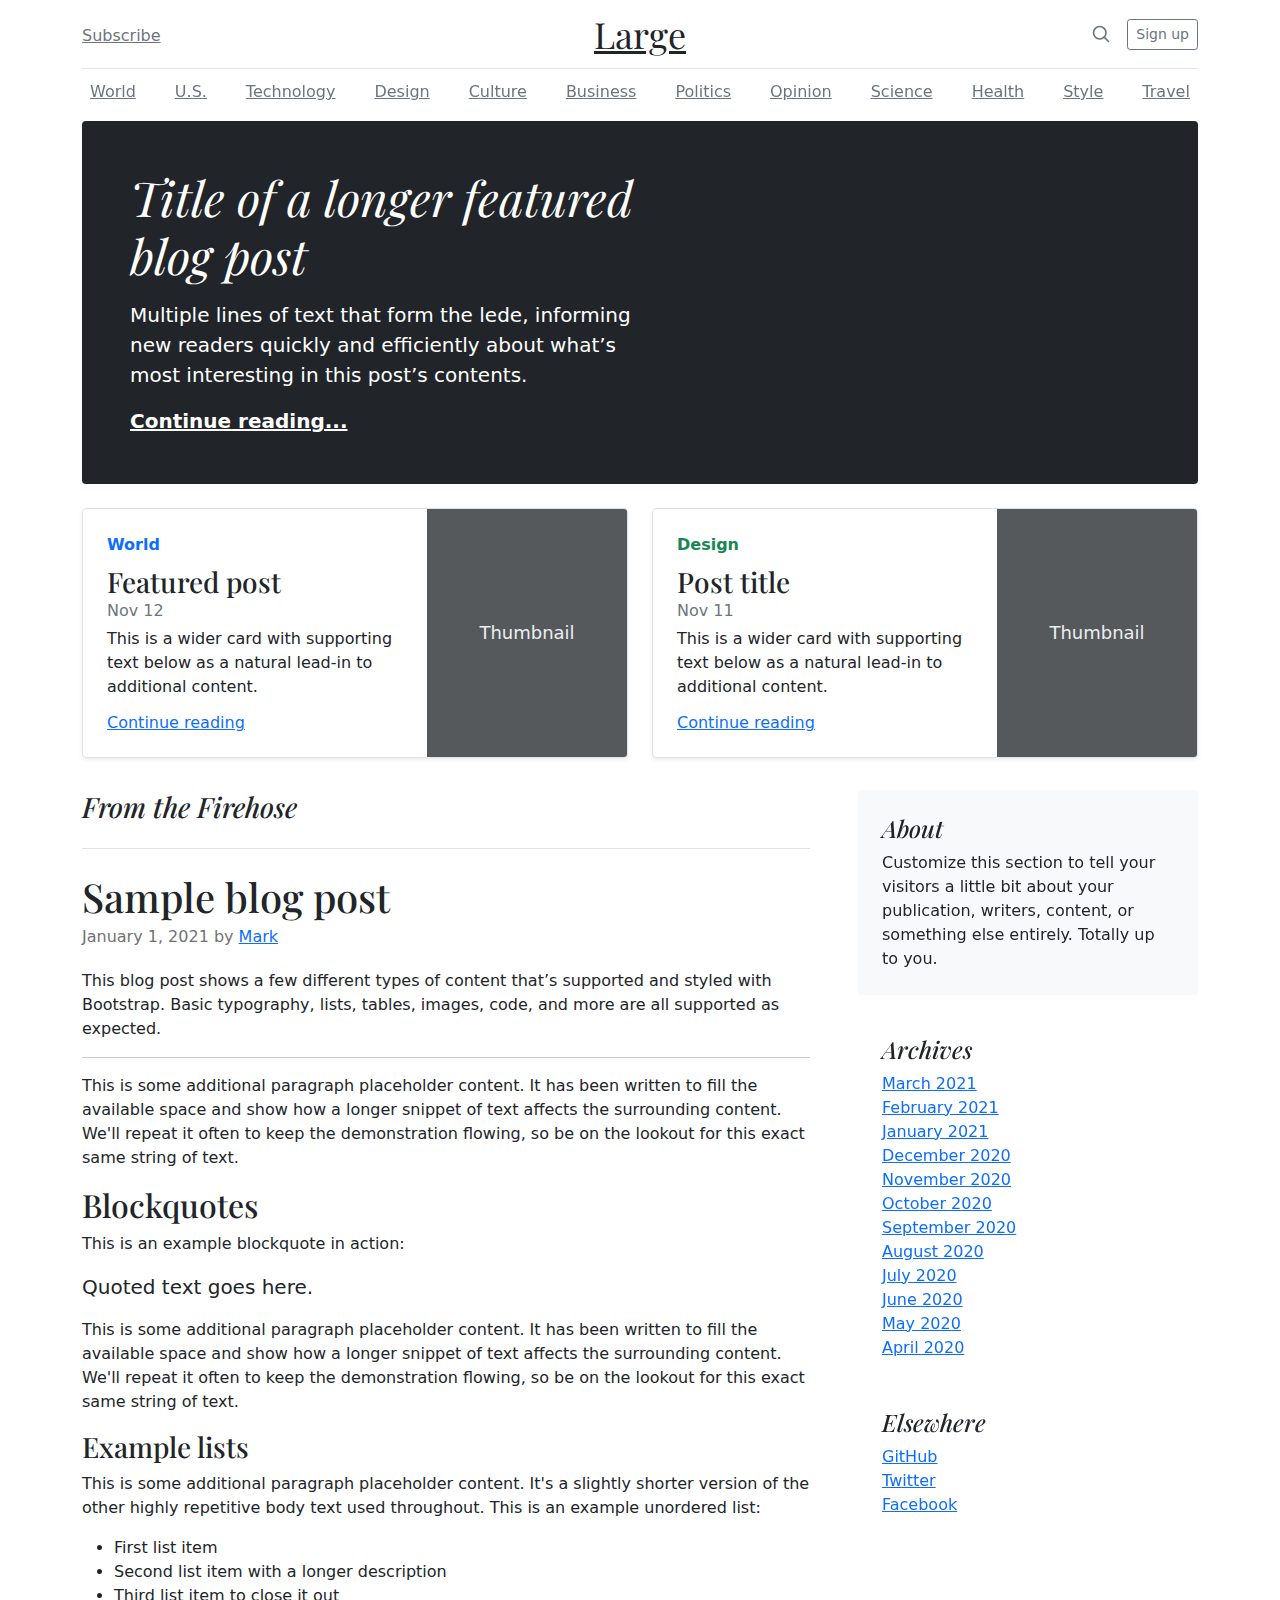
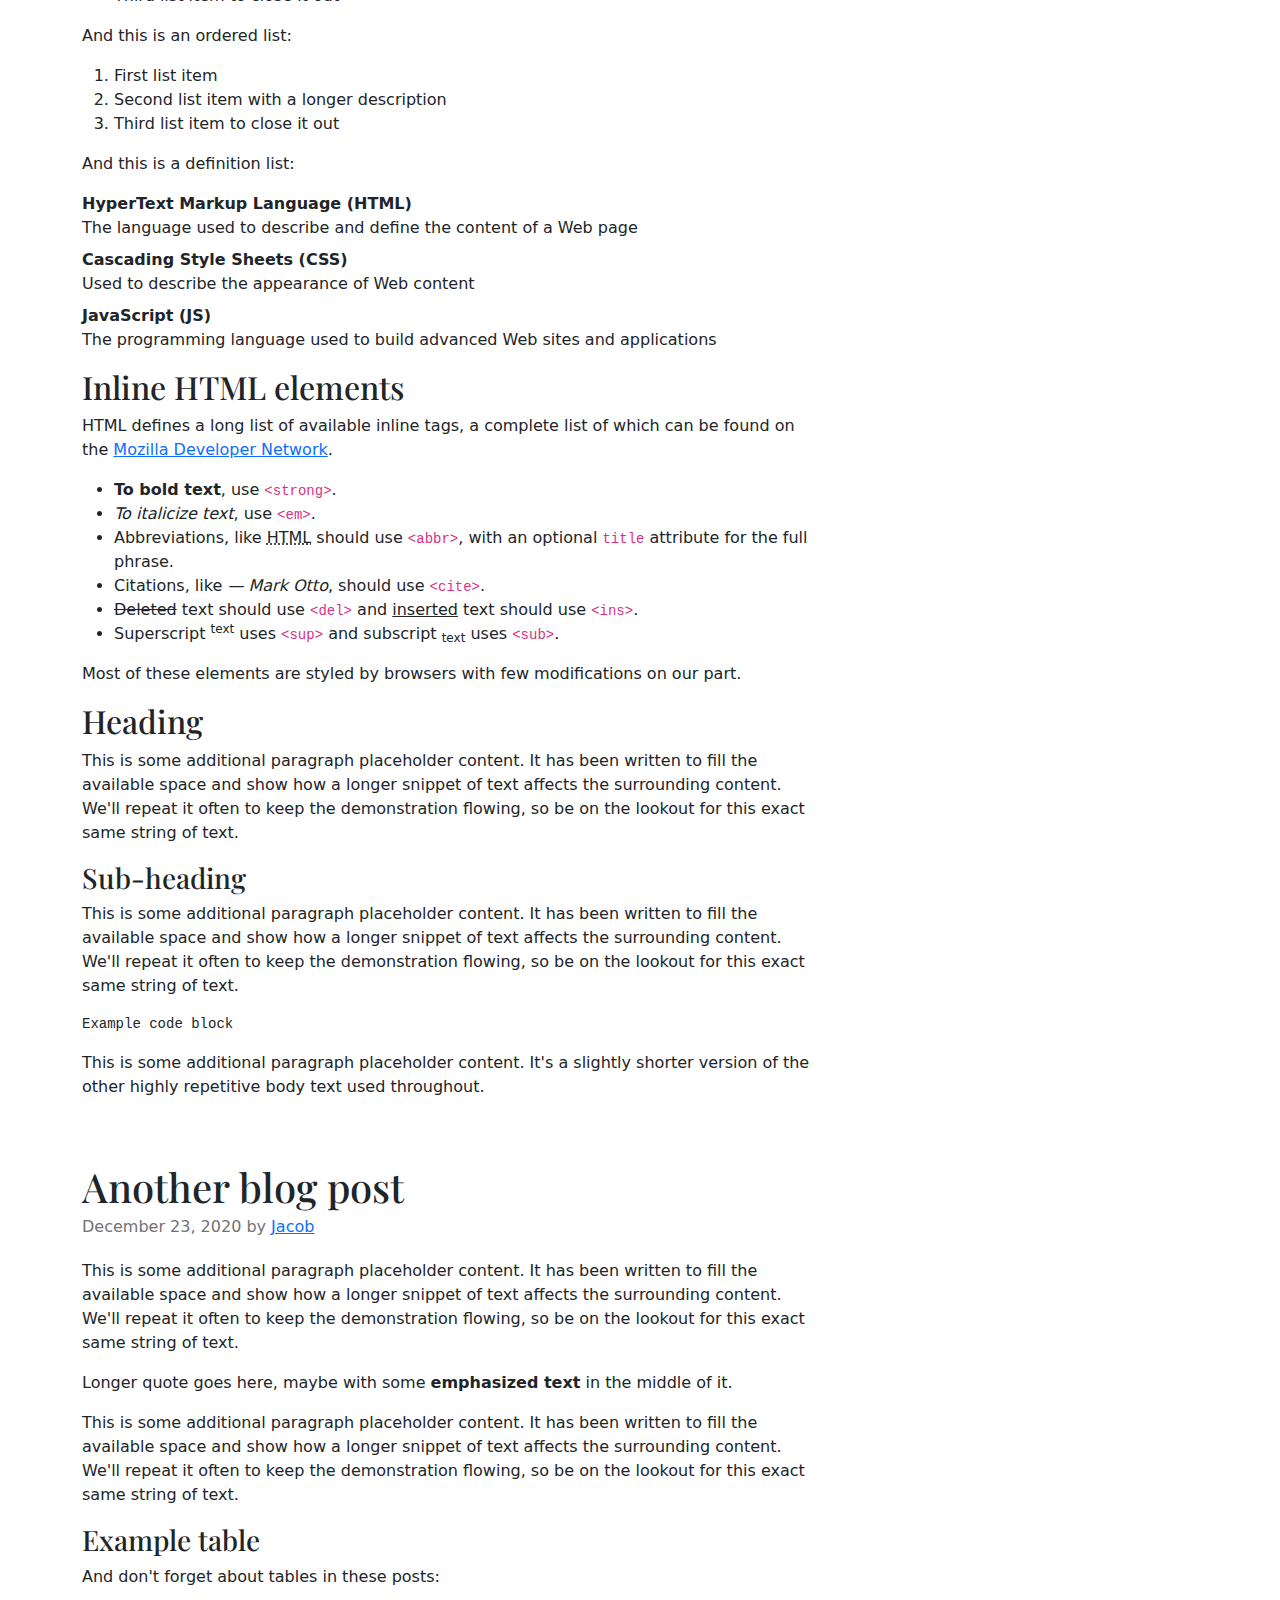
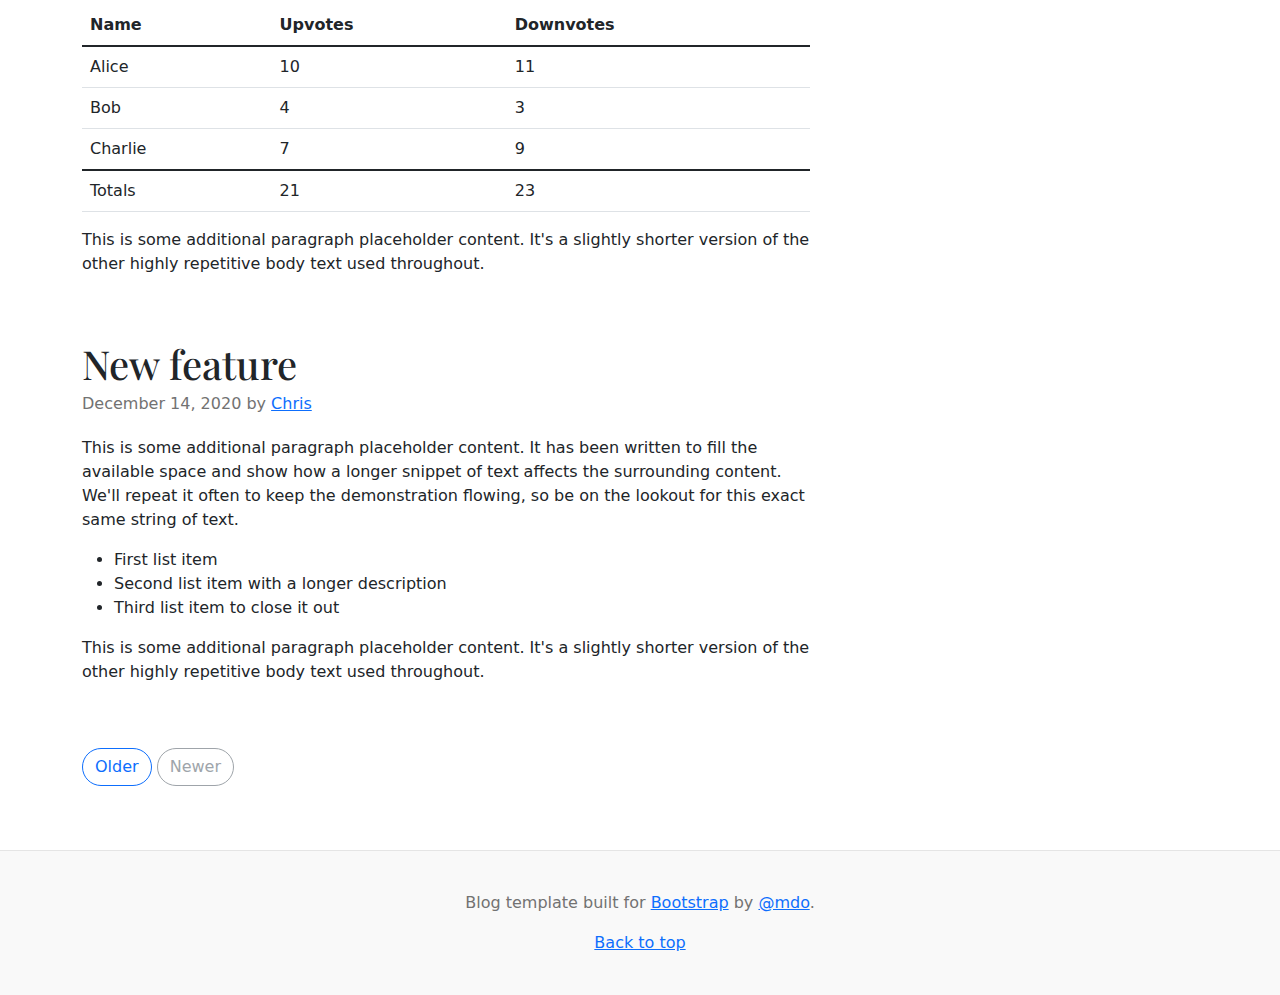
<file: FrontSideApp/bootstrap-5.1.3-examples/blog/index.html>
<!doctype html>
<html lang="en">
  <head>
    <meta charset="utf-8">
    <meta name="viewport" content="width=device-width, initial-scale=1">
    <meta name="description" content="">
    <meta name="author" content="Mark Otto, Jacob Thornton, and Bootstrap contributors">
    <meta name="generator" content="Hugo 0.88.1">
    <title>Blog Template · Bootstrap v5.1</title>

    <link rel="canonical" href="https://getbootstrap.com/docs/5.1/examples/blog/">

    

    <!-- Bootstrap core CSS -->
<link href="../assets/dist/css/bootstrap.min.css" rel="stylesheet">

    <style>
      .bd-placeholder-img {
        font-size: 1.125rem;
        text-anchor: middle;
        -webkit-user-select: none;
        -moz-user-select: none;
        user-select: none;
      }

      @media (min-width: 768px) {
        .bd-placeholder-img-lg {
          font-size: 3.5rem;
        }
      }
    </style>

    
    <!-- Custom styles for this template -->
    <link href="https://fonts.googleapis.com/css?family=Playfair&#43;Display:700,900&amp;display=swap" rel="stylesheet">
    <!-- Custom styles for this template -->
    <link href="blog.css" rel="stylesheet">
  </head>
  <body>
    
<div class="container">
  <header class="blog-header py-3">
    <div class="row flex-nowrap justify-content-between align-items-center">
      <div class="col-4 pt-1">
        <a class="link-secondary" href="#">Subscribe</a>
      </div>
      <div class="col-4 text-center">
        <a class="blog-header-logo text-dark" href="#">Large</a>
      </div>
      <div class="col-4 d-flex justify-content-end align-items-center">
        <a class="link-secondary" href="#" aria-label="Search">
          <svg xmlns="http://www.w3.org/2000/svg" width="20" height="20" fill="none" stroke="currentColor" stroke-linecap="round" stroke-linejoin="round" stroke-width="2" class="mx-3" role="img" viewBox="0 0 24 24"><title>Search</title><circle cx="10.5" cy="10.5" r="7.5"/><path d="M21 21l-5.2-5.2"/></svg>
        </a>
        <a class="btn btn-sm btn-outline-secondary" href="#">Sign up</a>
      </div>
    </div>
  </header>

  <div class="nav-scroller py-1 mb-2">
    <nav class="nav d-flex justify-content-between">
      <a class="p-2 link-secondary" href="#">World</a>
      <a class="p-2 link-secondary" href="#">U.S.</a>
      <a class="p-2 link-secondary" href="#">Technology</a>
      <a class="p-2 link-secondary" href="#">Design</a>
      <a class="p-2 link-secondary" href="#">Culture</a>
      <a class="p-2 link-secondary" href="#">Business</a>
      <a class="p-2 link-secondary" href="#">Politics</a>
      <a class="p-2 link-secondary" href="#">Opinion</a>
      <a class="p-2 link-secondary" href="#">Science</a>
      <a class="p-2 link-secondary" href="#">Health</a>
      <a class="p-2 link-secondary" href="#">Style</a>
      <a class="p-2 link-secondary" href="#">Travel</a>
    </nav>
  </div>
</div>

<main class="container">
  <div class="p-4 p-md-5 mb-4 text-white rounded bg-dark">
    <div class="col-md-6 px-0">
      <h1 class="display-4 fst-italic">Title of a longer featured blog post</h1>
      <p class="lead my-3">Multiple lines of text that form the lede, informing new readers quickly and efficiently about what’s most interesting in this post’s contents.</p>
      <p class="lead mb-0"><a href="#" class="text-white fw-bold">Continue reading...</a></p>
    </div>
  </div>

  <div class="row mb-2">
    <div class="col-md-6">
      <div class="row g-0 border rounded overflow-hidden flex-md-row mb-4 shadow-sm h-md-250 position-relative">
        <div class="col p-4 d-flex flex-column position-static">
          <strong class="d-inline-block mb-2 text-primary">World</strong>
          <h3 class="mb-0">Featured post</h3>
          <div class="mb-1 text-muted">Nov 12</div>
          <p class="card-text mb-auto">This is a wider card with supporting text below as a natural lead-in to additional content.</p>
          <a href="#" class="stretched-link">Continue reading</a>
        </div>
        <div class="col-auto d-none d-lg-block">
          <svg class="bd-placeholder-img" width="200" height="250" xmlns="http://www.w3.org/2000/svg" role="img" aria-label="Placeholder: Thumbnail" preserveAspectRatio="xMidYMid slice" focusable="false"><title>Placeholder</title><rect width="100%" height="100%" fill="#55595c"/><text x="50%" y="50%" fill="#eceeef" dy=".3em">Thumbnail</text></svg>

        </div>
      </div>
    </div>
    <div class="col-md-6">
      <div class="row g-0 border rounded overflow-hidden flex-md-row mb-4 shadow-sm h-md-250 position-relative">
        <div class="col p-4 d-flex flex-column position-static">
          <strong class="d-inline-block mb-2 text-success">Design</strong>
          <h3 class="mb-0">Post title</h3>
          <div class="mb-1 text-muted">Nov 11</div>
          <p class="mb-auto">This is a wider card with supporting text below as a natural lead-in to additional content.</p>
          <a href="#" class="stretched-link">Continue reading</a>
        </div>
        <div class="col-auto d-none d-lg-block">
          <svg class="bd-placeholder-img" width="200" height="250" xmlns="http://www.w3.org/2000/svg" role="img" aria-label="Placeholder: Thumbnail" preserveAspectRatio="xMidYMid slice" focusable="false"><title>Placeholder</title><rect width="100%" height="100%" fill="#55595c"/><text x="50%" y="50%" fill="#eceeef" dy=".3em">Thumbnail</text></svg>

        </div>
      </div>
    </div>
  </div>

  <div class="row g-5">
    <div class="col-md-8">
      <h3 class="pb-4 mb-4 fst-italic border-bottom">
        From the Firehose
      </h3>

      <article class="blog-post">
        <h2 class="blog-post-title">Sample blog post</h2>
        <p class="blog-post-meta">January 1, 2021 by <a href="#">Mark</a></p>

        <p>This blog post shows a few different types of content that’s supported and styled with Bootstrap. Basic typography, lists, tables, images, code, and more are all supported as expected.</p>
        <hr>
        <p>This is some additional paragraph placeholder content. It has been written to fill the available space and show how a longer snippet of text affects the surrounding content. We'll repeat it often to keep the demonstration flowing, so be on the lookout for this exact same string of text.</p>
        <h2>Blockquotes</h2>
        <p>This is an example blockquote in action:</p>
        <blockquote class="blockquote">
          <p>Quoted text goes here.</p>
        </blockquote>
        <p>This is some additional paragraph placeholder content. It has been written to fill the available space and show how a longer snippet of text affects the surrounding content. We'll repeat it often to keep the demonstration flowing, so be on the lookout for this exact same string of text.</p>
        <h3>Example lists</h3>
        <p>This is some additional paragraph placeholder content. It's a slightly shorter version of the other highly repetitive body text used throughout. This is an example unordered list:</p>
        <ul>
          <li>First list item</li>
          <li>Second list item with a longer description</li>
          <li>Third list item to close it out</li>
        </ul>
        <p>And this is an ordered list:</p>
        <ol>
          <li>First list item</li>
          <li>Second list item with a longer description</li>
          <li>Third list item to close it out</li>
        </ol>
        <p>And this is a definition list:</p>
        <dl>
          <dt>HyperText Markup Language (HTML)</dt>
          <dd>The language used to describe and define the content of a Web page</dd>
          <dt>Cascading Style Sheets (CSS)</dt>
          <dd>Used to describe the appearance of Web content</dd>
          <dt>JavaScript (JS)</dt>
          <dd>The programming language used to build advanced Web sites and applications</dd>
        </dl>
        <h2>Inline HTML elements</h2>
        <p>HTML defines a long list of available inline tags, a complete list of which can be found on the <a href="https://developer.mozilla.org/en-US/docs/Web/HTML/Element">Mozilla Developer Network</a>.</p>
        <ul>
          <li><strong>To bold text</strong>, use <code class="language-plaintext highlighter-rouge">&lt;strong&gt;</code>.</li>
          <li><em>To italicize text</em>, use <code class="language-plaintext highlighter-rouge">&lt;em&gt;</code>.</li>
          <li>Abbreviations, like <abbr title="HyperText Markup Langage">HTML</abbr> should use <code class="language-plaintext highlighter-rouge">&lt;abbr&gt;</code>, with an optional <code class="language-plaintext highlighter-rouge">title</code> attribute for the full phrase.</li>
          <li>Citations, like <cite>— Mark Otto</cite>, should use <code class="language-plaintext highlighter-rouge">&lt;cite&gt;</code>.</li>
          <li><del>Deleted</del> text should use <code class="language-plaintext highlighter-rouge">&lt;del&gt;</code> and <ins>inserted</ins> text should use <code class="language-plaintext highlighter-rouge">&lt;ins&gt;</code>.</li>
          <li>Superscript <sup>text</sup> uses <code class="language-plaintext highlighter-rouge">&lt;sup&gt;</code> and subscript <sub>text</sub> uses <code class="language-plaintext highlighter-rouge">&lt;sub&gt;</code>.</li>
        </ul>
        <p>Most of these elements are styled by browsers with few modifications on our part.</p>
        <h2>Heading</h2>
        <p>This is some additional paragraph placeholder content. It has been written to fill the available space and show how a longer snippet of text affects the surrounding content. We'll repeat it often to keep the demonstration flowing, so be on the lookout for this exact same string of text.</p>
        <h3>Sub-heading</h3>
        <p>This is some additional paragraph placeholder content. It has been written to fill the available space and show how a longer snippet of text affects the surrounding content. We'll repeat it often to keep the demonstration flowing, so be on the lookout for this exact same string of text.</p>
        <pre><code>Example code block</code></pre>
        <p>This is some additional paragraph placeholder content. It's a slightly shorter version of the other highly repetitive body text used throughout.</p>
      </article>

      <article class="blog-post">
        <h2 class="blog-post-title">Another blog post</h2>
        <p class="blog-post-meta">December 23, 2020 by <a href="#">Jacob</a></p>

        <p>This is some additional paragraph placeholder content. It has been written to fill the available space and show how a longer snippet of text affects the surrounding content. We'll repeat it often to keep the demonstration flowing, so be on the lookout for this exact same string of text.</p>
        <blockquote>
          <p>Longer quote goes here, maybe with some <strong>emphasized text</strong> in the middle of it.</p>
        </blockquote>
        <p>This is some additional paragraph placeholder content. It has been written to fill the available space and show how a longer snippet of text affects the surrounding content. We'll repeat it often to keep the demonstration flowing, so be on the lookout for this exact same string of text.</p>
        <h3>Example table</h3>
        <p>And don't forget about tables in these posts:</p>
        <table class="table">
          <thead>
            <tr>
              <th>Name</th>
              <th>Upvotes</th>
              <th>Downvotes</th>
            </tr>
          </thead>
          <tbody>
            <tr>
              <td>Alice</td>
              <td>10</td>
              <td>11</td>
            </tr>
            <tr>
              <td>Bob</td>
              <td>4</td>
              <td>3</td>
            </tr>
            <tr>
              <td>Charlie</td>
              <td>7</td>
              <td>9</td>
            </tr>
          </tbody>
          <tfoot>
            <tr>
              <td>Totals</td>
              <td>21</td>
              <td>23</td>
            </tr>
          </tfoot>
        </table>

        <p>This is some additional paragraph placeholder content. It's a slightly shorter version of the other highly repetitive body text used throughout.</p>
      </article>

      <article class="blog-post">
        <h2 class="blog-post-title">New feature</h2>
        <p class="blog-post-meta">December 14, 2020 by <a href="#">Chris</a></p>

        <p>This is some additional paragraph placeholder content. It has been written to fill the available space and show how a longer snippet of text affects the surrounding content. We'll repeat it often to keep the demonstration flowing, so be on the lookout for this exact same string of text.</p>
        <ul>
          <li>First list item</li>
          <li>Second list item with a longer description</li>
          <li>Third list item to close it out</li>
        </ul>
        <p>This is some additional paragraph placeholder content. It's a slightly shorter version of the other highly repetitive body text used throughout.</p>
      </article>

      <nav class="blog-pagination" aria-label="Pagination">
        <a class="btn btn-outline-primary" href="#">Older</a>
        <a class="btn btn-outline-secondary disabled">Newer</a>
      </nav>

    </div>

    <div class="col-md-4">
      <div class="position-sticky" style="top: 2rem;">
        <div class="p-4 mb-3 bg-light rounded">
          <h4 class="fst-italic">About</h4>
          <p class="mb-0">Customize this section to tell your visitors a little bit about your publication, writers, content, or something else entirely. Totally up to you.</p>
        </div>

        <div class="p-4">
          <h4 class="fst-italic">Archives</h4>
          <ol class="list-unstyled mb-0">
            <li><a href="#">March 2021</a></li>
            <li><a href="#">February 2021</a></li>
            <li><a href="#">January 2021</a></li>
            <li><a href="#">December 2020</a></li>
            <li><a href="#">November 2020</a></li>
            <li><a href="#">October 2020</a></li>
            <li><a href="#">September 2020</a></li>
            <li><a href="#">August 2020</a></li>
            <li><a href="#">July 2020</a></li>
            <li><a href="#">June 2020</a></li>
            <li><a href="#">May 2020</a></li>
            <li><a href="#">April 2020</a></li>
          </ol>
        </div>

        <div class="p-4">
          <h4 class="fst-italic">Elsewhere</h4>
          <ol class="list-unstyled">
            <li><a href="#">GitHub</a></li>
            <li><a href="#">Twitter</a></li>
            <li><a href="#">Facebook</a></li>
          </ol>
        </div>
      </div>
    </div>
  </div>

</main>

<footer class="blog-footer">
  <p>Blog template built for <a href="https://getbootstrap.com/">Bootstrap</a> by <a href="https://twitter.com/mdo">@mdo</a>.</p>
  <p>
    <a href="#">Back to top</a>
  </p>
</footer>


    
  </body>
</html>
</file>
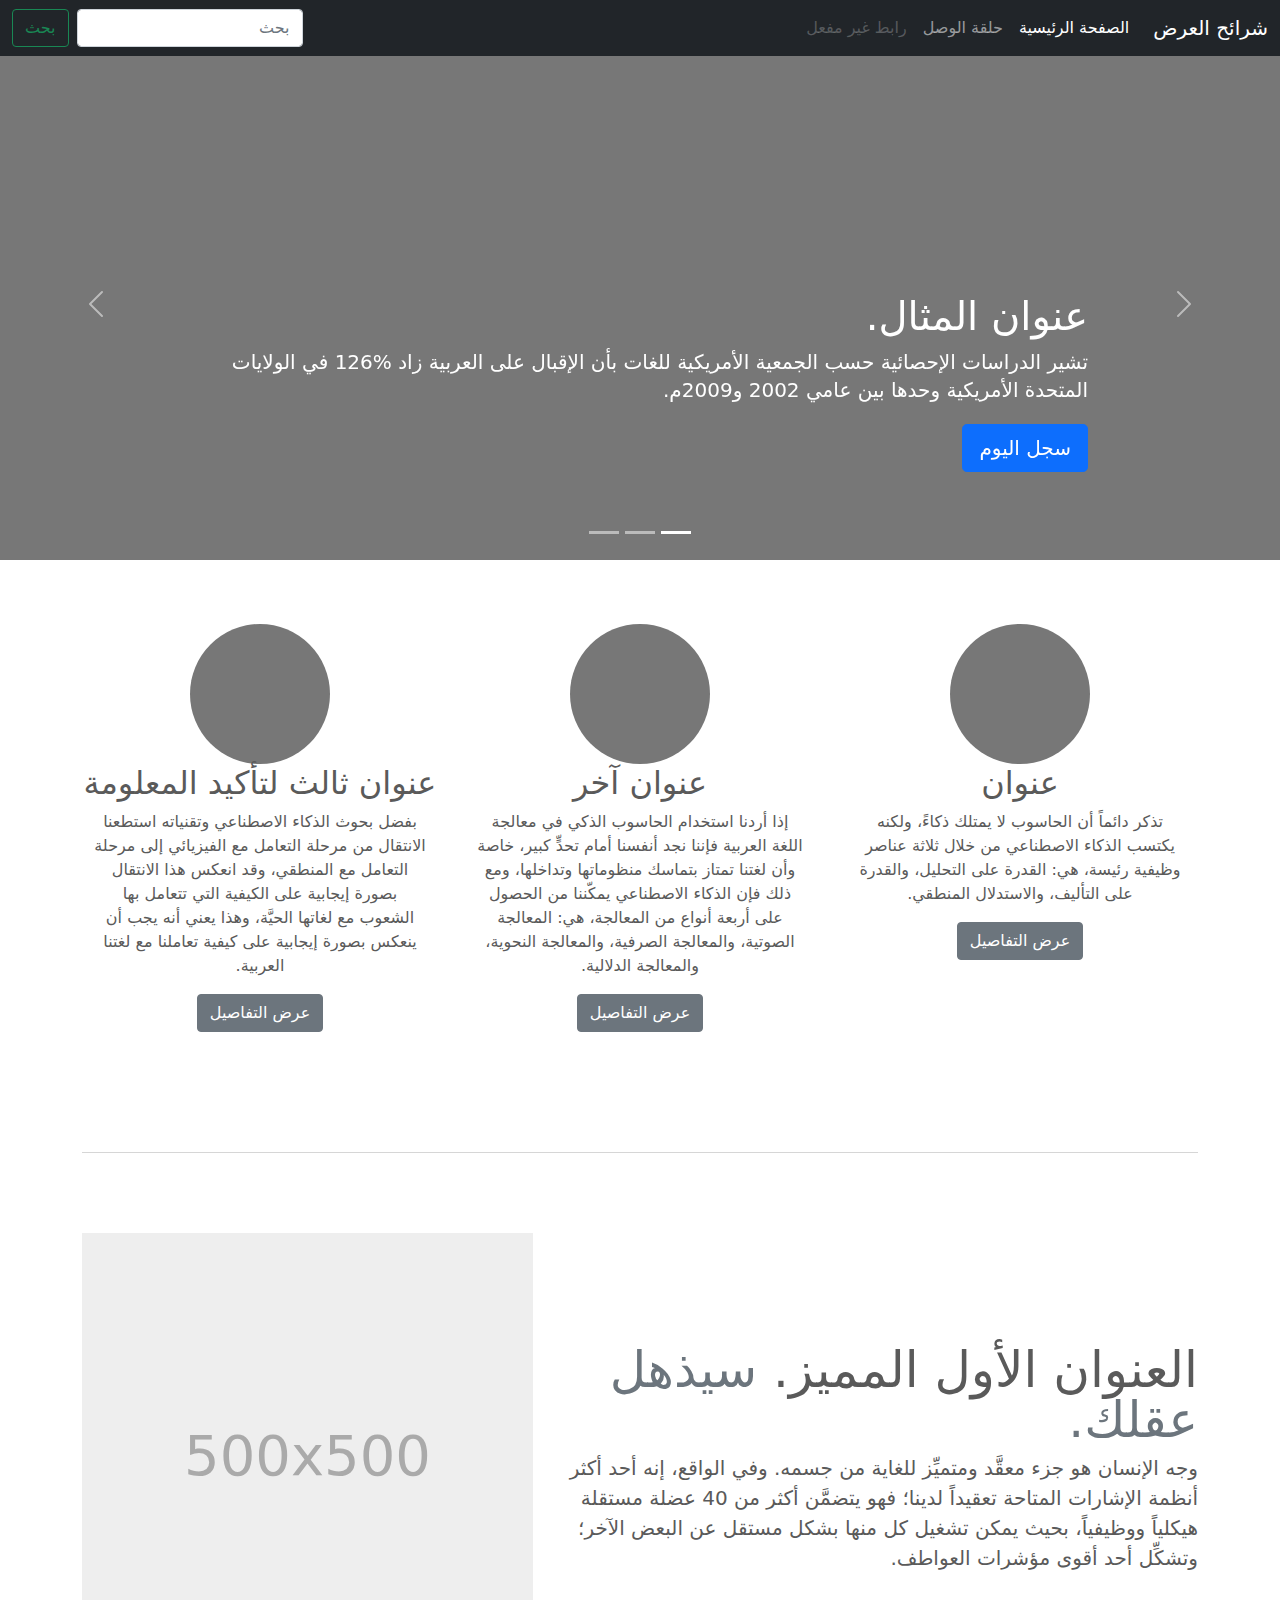
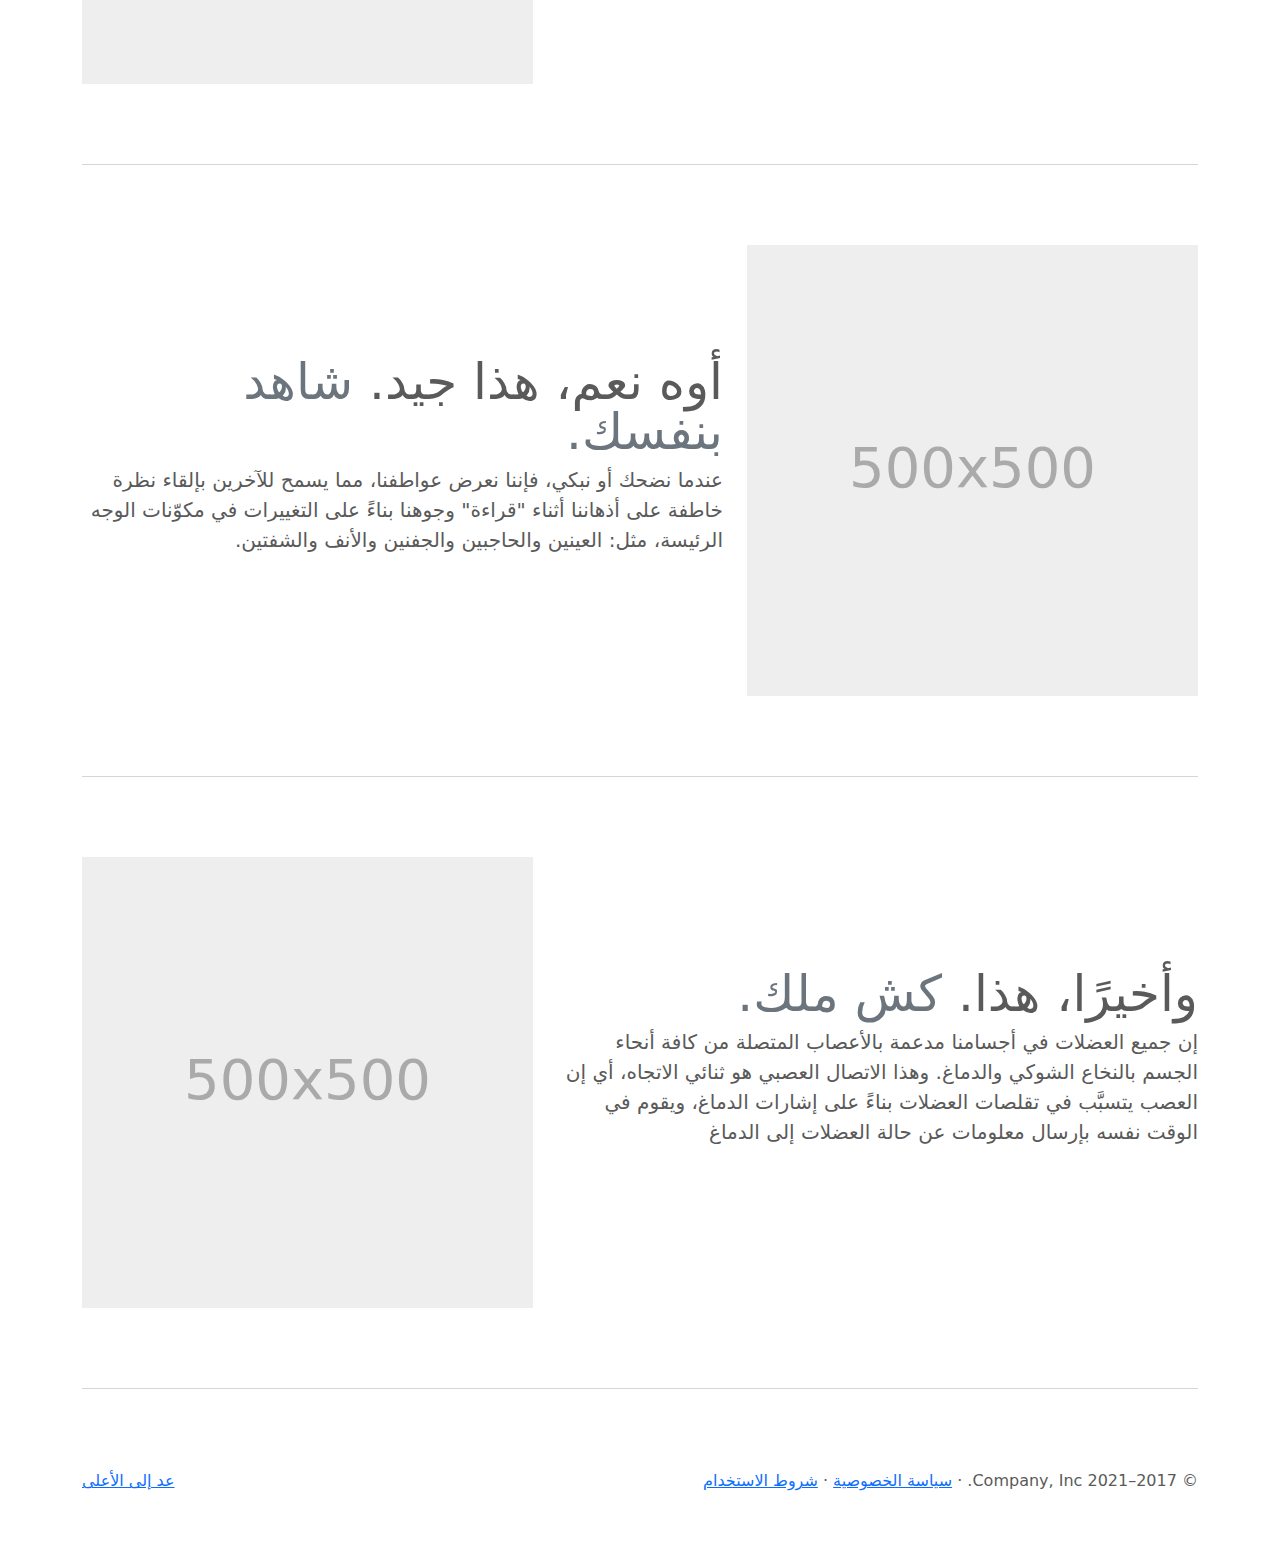
<file: FrontSideApp/bootstrap-5.1.3-examples/carousel-rtl/index.html>
<!doctype html>
<html lang="ar" dir="rtl">
  <head>
    <meta charset="utf-8">
    <meta name="viewport" content="width=device-width, initial-scale=1">
    <meta name="description" content="">
    <meta name="author" content="Mark Otto, Jacob Thornton, and Bootstrap contributors">
    <meta name="generator" content="Hugo 0.88.1">
    <title>قالب  شرائح العرض · Bootstrap v5.1</title>

    <link rel="canonical" href="https://getbootstrap.com/docs/5.1/examples/carousel-rtl/">

    

    <!-- Bootstrap core CSS -->
<link href="../assets/dist/css/bootstrap.rtl.min.css" rel="stylesheet">

    <style>
      .bd-placeholder-img {
        font-size: 1.125rem;
        text-anchor: middle;
        -webkit-user-select: none;
        -moz-user-select: none;
        user-select: none;
      }

      @media (min-width: 768px) {
        .bd-placeholder-img-lg {
          font-size: 3.5rem;
        }
      }
    </style>

    
    <!-- Custom styles for this template -->
    <link href="../carousel/carousel.rtl.css" rel="stylesheet">
  </head>
  <body>
    
<header>
  <nav class="navbar navbar-expand-md navbar-dark fixed-top bg-dark">
    <div class="container-fluid">
      <a class="navbar-brand" href="#">شرائح العرض</a>
      <button class="navbar-toggler" type="button" data-bs-toggle="collapse" data-bs-target="#navbarCollapse" aria-controls="navbarCollapse" aria-expanded="false" aria-label="تبديل التنقل">
        <span class="navbar-toggler-icon"></span>
      </button>
      <div class="collapse navbar-collapse" id="navbarCollapse">
        <ul class="navbar-nav me-auto mb-2 mb-md-0">
          <li class="nav-item">
            <a class="nav-link active" aria-current="page" href="#">الصفحة الرئيسية</a>
          </li>
          <li class="nav-item">
            <a class="nav-link" href="#">حلقة الوصل</a>
          </li>
          <li class="nav-item">
            <a class="nav-link disabled">رابط غير مفعل</a>
          </li>
        </ul>
        <form class="d-flex">
          <input class="form-control me-2" type="search" placeholder="بحث" aria-label="بحث">
          <button class="btn btn-outline-success" type="submit">بحث</button>
        </form>
      </div>
    </div>
  </nav>
</header>

<main>

  <div id="myCarousel" class="carousel slide" data-bs-ride="carousel">
    <div class="carousel-indicators">
      <button type="button" data-bs-target="#myCarousel" data-bs-slide-to="0" class="active" aria-current="true" aria-label="Slide 1"></button>
      <button type="button" data-bs-target="#myCarousel" data-bs-slide-to="1" aria-label="Slide 2"></button>
      <button type="button" data-bs-target="#myCarousel" data-bs-slide-to="2" aria-label="Slide 3"></button>
    </div>
    <div class="carousel-inner">
      <div class="carousel-item active">
        <svg class="bd-placeholder-img" width="100%" height="100%" xmlns="http://www.w3.org/2000/svg" aria-hidden="true" preserveAspectRatio="xMidYMid slice" focusable="false"><rect width="100%" height="100%" fill="#777"/></svg>

        <div class="container">
          <div class="carousel-caption text-start">
            <h1>عنوان المثال.</h1>
            <p>تشير الدراسات الإحصائية حسب الجمعية الأمريكية للغات بأن الإقبال على العربية زاد %126 في الولايات المتحدة الأمريكية وحدها بين عامي 2002 و2009م.</p>
            <p><a class="btn btn-lg btn-primary" href="#">سجل اليوم</a></p>
          </div>
        </div>
      </div>
      <div class="carousel-item">
        <svg class="bd-placeholder-img" width="100%" height="100%" xmlns="http://www.w3.org/2000/svg" aria-hidden="true" preserveAspectRatio="xMidYMid slice" focusable="false"><rect width="100%" height="100%" fill="#777"/></svg>

        <div class="container">
          <div class="carousel-caption">
            <h1>عنوان مثال آخر.</h1>
            <p>حسب المجلس الثقافي البريطاني فإن تعليم الإنجليزية داخل بريطانيا يسهم في تعزيز اقتصادها بما يتجاوز ملياري جنيه سنوياً، كما أنه وفر أكثر من 26 ألف وظيفة.</p>
            <p><a class="btn btn-lg btn-primary" href="#">أعرف أكثر</a></p>
          </div>
        </div>
      </div>
      <div class="carousel-item">
        <svg class="bd-placeholder-img" width="100%" height="100%" xmlns="http://www.w3.org/2000/svg" aria-hidden="true" preserveAspectRatio="xMidYMid slice" focusable="false"><rect width="100%" height="100%" fill="#777"/></svg>

        <div class="container">
          <div class="carousel-caption text-end">
            <h1>واحد أكثر لقياس جيد.</h1>
            <p>الإحصاءات لحجم الاستثمار اللغوي خارج بريطانيا تتفاوت من سنة لأخرى إلا أن المدير التنفيذي للمجلس الثقافي البريطاني إدي بايرز يرى أن استثمار تعليم الإنجليزية في الخارج لا يحسب على المستوى المالي فحسب بل على المستوى السياسي أيضاً.</p>
            <p><a class="btn btn-lg btn-primary" href="#">تصفح المعرض</a></p>
          </div>
        </div>
      </div>
    </div>
    <button class="carousel-control-prev" type="button" data-bs-target="#myCarousel" data-bs-slide="prev">
      <span class="carousel-control-prev-icon" aria-hidden="true"></span>
      <span class="visually-hidden">السابق</span>
    </button>
    <button class="carousel-control-next" type="button" data-bs-target="#myCarousel" data-bs-slide="next">
      <span class="carousel-control-next-icon" aria-hidden="true"></span>
      <span class="visually-hidden">التالي</span>
    </button>
  </div>


  <!-- Marketing messaging and featurettes
  ================================================== -->
  <!-- Wrap the rest of the page in another container to center all the content. -->

  <div class="container marketing">

    <!-- Three columns of text below the carousel -->
    <div class="row">
      <div class="col-lg-4">
        <svg class="bd-placeholder-img rounded-circle" width="140" height="140" xmlns="http://www.w3.org/2000/svg" role="img" aria-label="Placeholder: 140x140" preserveAspectRatio="xMidYMid slice" focusable="false"><title>Placeholder</title><rect width="100%" height="100%" fill="#777"/><text x="50%" y="50%" fill="#777" dy=".3em">140x140</text></svg>

        <h2>عنوان</h2>
        <p>تذكر دائماً أن الحاسوب لا يمتلك ذكاءً، ولكنه يكتسب الذكاء الاصطناعي من خلال ثلاثة عناصر وظيفية رئيسة، هي: القدرة على التحليل، والقدرة على التأليف، والاستدلال المنطقي.</p>
        <p><a class="btn btn-secondary" href="#">عرض التفاصيل</a></p>
      </div><!-- /.col-lg-4 -->
      <div class="col-lg-4">
        <svg class="bd-placeholder-img rounded-circle" width="140" height="140" xmlns="http://www.w3.org/2000/svg" role="img" aria-label="Placeholder: 140x140" preserveAspectRatio="xMidYMid slice" focusable="false"><title>Placeholder</title><rect width="100%" height="100%" fill="#777"/><text x="50%" y="50%" fill="#777" dy=".3em">140x140</text></svg>

        <h2>عنوان آخر</h2>
        <p>إذا أردنا استخدام الحاسوب الذكي في معالجة اللغة العربية فإننا نجد أنفسنا أمام تحدٍّ كبير، خاصة وأن لغتنا تمتاز بتماسك منظوماتها وتداخلها، ومع ذلك فإن الذكاء الاصطناعي يمكّننا من الحصول على أربعة أنواع من المعالجة، هي: المعالجة الصوتية، والمعالجة الصرفية، والمعالجة النحوية، والمعالجة الدلالية.</p>
        <p><a class="btn btn-secondary" href="#">عرض التفاصيل</a></p>
      </div><!-- /.col-lg-4 -->
      <div class="col-lg-4">
        <svg class="bd-placeholder-img rounded-circle" width="140" height="140" xmlns="http://www.w3.org/2000/svg" role="img" aria-label="Placeholder: 140x140" preserveAspectRatio="xMidYMid slice" focusable="false"><title>Placeholder</title><rect width="100%" height="100%" fill="#777"/><text x="50%" y="50%" fill="#777" dy=".3em">140x140</text></svg>

        <h2>عنوان ثالث لتأكيد المعلومة</h2>
        <p>بفضل بحوث الذكاء الاصطناعي وتقنياته استطعنا الانتقال من مرحلة التعامل مع الفيزيائي إلى مرحلة التعامل مع المنطقي، وقد انعكس هذا الانتقال بصورة إيجابية على الكيفية التي تتعامل بها الشعوب مع لغاتها الحيَّة، وهذا يعني أنه يجب أن ينعكس بصورة إيجابية على كيفية تعاملنا مع لغتنا العربية.</p>
        <p><a class="btn btn-secondary" href="#">عرض التفاصيل</a></p>
      </div><!-- /.col-lg-4 -->
    </div><!-- /.row -->


    <!-- START THE FEATURETTES -->

    <hr class="featurette-divider">

    <div class="row featurette">
      <div class="col-md-7">
        <h2 class="featurette-heading">العنوان الأول المميز. <span class="text-muted"> سيذهل عقلك. </span></h2>
        <p class="lead">وجه الإنسان هو جزء معقَّد ومتميِّز للغاية من جسمه. وفي الواقع، إنه أحد أكثر أنظمة الإشارات المتاحة تعقيداً لدينا؛ فهو يتضمَّن أكثر من 40 عضلة مستقلة هيكلياً ووظيفياً، بحيث يمكن تشغيل كل منها بشكل مستقل عن البعض الآخر؛ وتشكِّل أحد أقوى مؤشرات العواطف.</p>
      </div>
      <div class="col-md-5">
        <svg class="bd-placeholder-img bd-placeholder-img-lg featurette-image img-fluid mx-auto" width="500" height="500" xmlns="http://www.w3.org/2000/svg" role="img" aria-label="Placeholder: 500x500" preserveAspectRatio="xMidYMid slice" focusable="false"><title>Placeholder</title><rect width="100%" height="100%" fill="#eee"/><text x="50%" y="50%" fill="#aaa" dy=".3em">500x500</text></svg>

      </div>
    </div>

    <hr class="featurette-divider">

    <div class="row featurette">
      <div class="col-md-7 order-md-2">
        <h2 class="featurette-heading">أوه نعم، هذا جيد. <span class="text-muted"> شاهد بنفسك. </span></h2>
        <p class="lead">عندما نضحك أو نبكي، فإننا نعرض عواطفنا، مما يسمح للآخرين بإلقاء نظرة خاطفة على أذهاننا أثناء "قراءة" وجوهنا بناءً على التغييرات في مكوّنات الوجه الرئيسة، مثل: العينين والحاجبين والجفنين والأنف والشفتين.</p>
      </div>
      <div class="col-md-5 order-md-1">
        <svg class="bd-placeholder-img bd-placeholder-img-lg featurette-image img-fluid mx-auto" width="500" height="500" xmlns="http://www.w3.org/2000/svg" role="img" aria-label="Placeholder: 500x500" preserveAspectRatio="xMidYMid slice" focusable="false"><title>Placeholder</title><rect width="100%" height="100%" fill="#eee"/><text x="50%" y="50%" fill="#aaa" dy=".3em">500x500</text></svg>

      </div>
    </div>

    <hr class="featurette-divider">

    <div class="row featurette">
      <div class="col-md-7">
        <h2 class="featurette-heading">وأخيرًا، هذا. <span class="text-muted"> كش ملك. </span></h2>
        <p class="lead">إن جميع العضلات في أجسامنا مدعمة بالأعصاب المتصلة من كافة أنحاء الجسم بالنخاع الشوكي والدماغ. وهذا الاتصال العصبي هو ثنائي الاتجاه، أي إن العصب يتسبَّب في تقلصات العضلات بناءً على إشارات الدماغ، ويقوم في الوقت نفسه بإرسال معلومات عن حالة العضلات إلى الدماغ</p>
      </div>
      <div class="col-md-5">
        <svg class="bd-placeholder-img bd-placeholder-img-lg featurette-image img-fluid mx-auto" width="500" height="500" xmlns="http://www.w3.org/2000/svg" role="img" aria-label="Placeholder: 500x500" preserveAspectRatio="xMidYMid slice" focusable="false"><title>Placeholder</title><rect width="100%" height="100%" fill="#eee"/><text x="50%" y="50%" fill="#aaa" dy=".3em">500x500</text></svg>

      </div>
    </div>

    <hr class="featurette-divider">

    <!-- /END THE FEATURETTES -->

  </div><!-- /.container -->


  <!-- FOOTER -->
  <footer class="container">
    <p class="float-end"><a href="#">عد إلى الأعلى</a></p>
    <p>&copy; 2017–2021 Company, Inc. &middot; <a href="#">سياسة الخصوصية</a> &middot; <a href="#">شروط الاستخدام</a></p>
  </footer>
</main>


    <script src="../assets/dist/js/bootstrap.bundle.min.js"></script>

      
  </body>
</html>
</file>
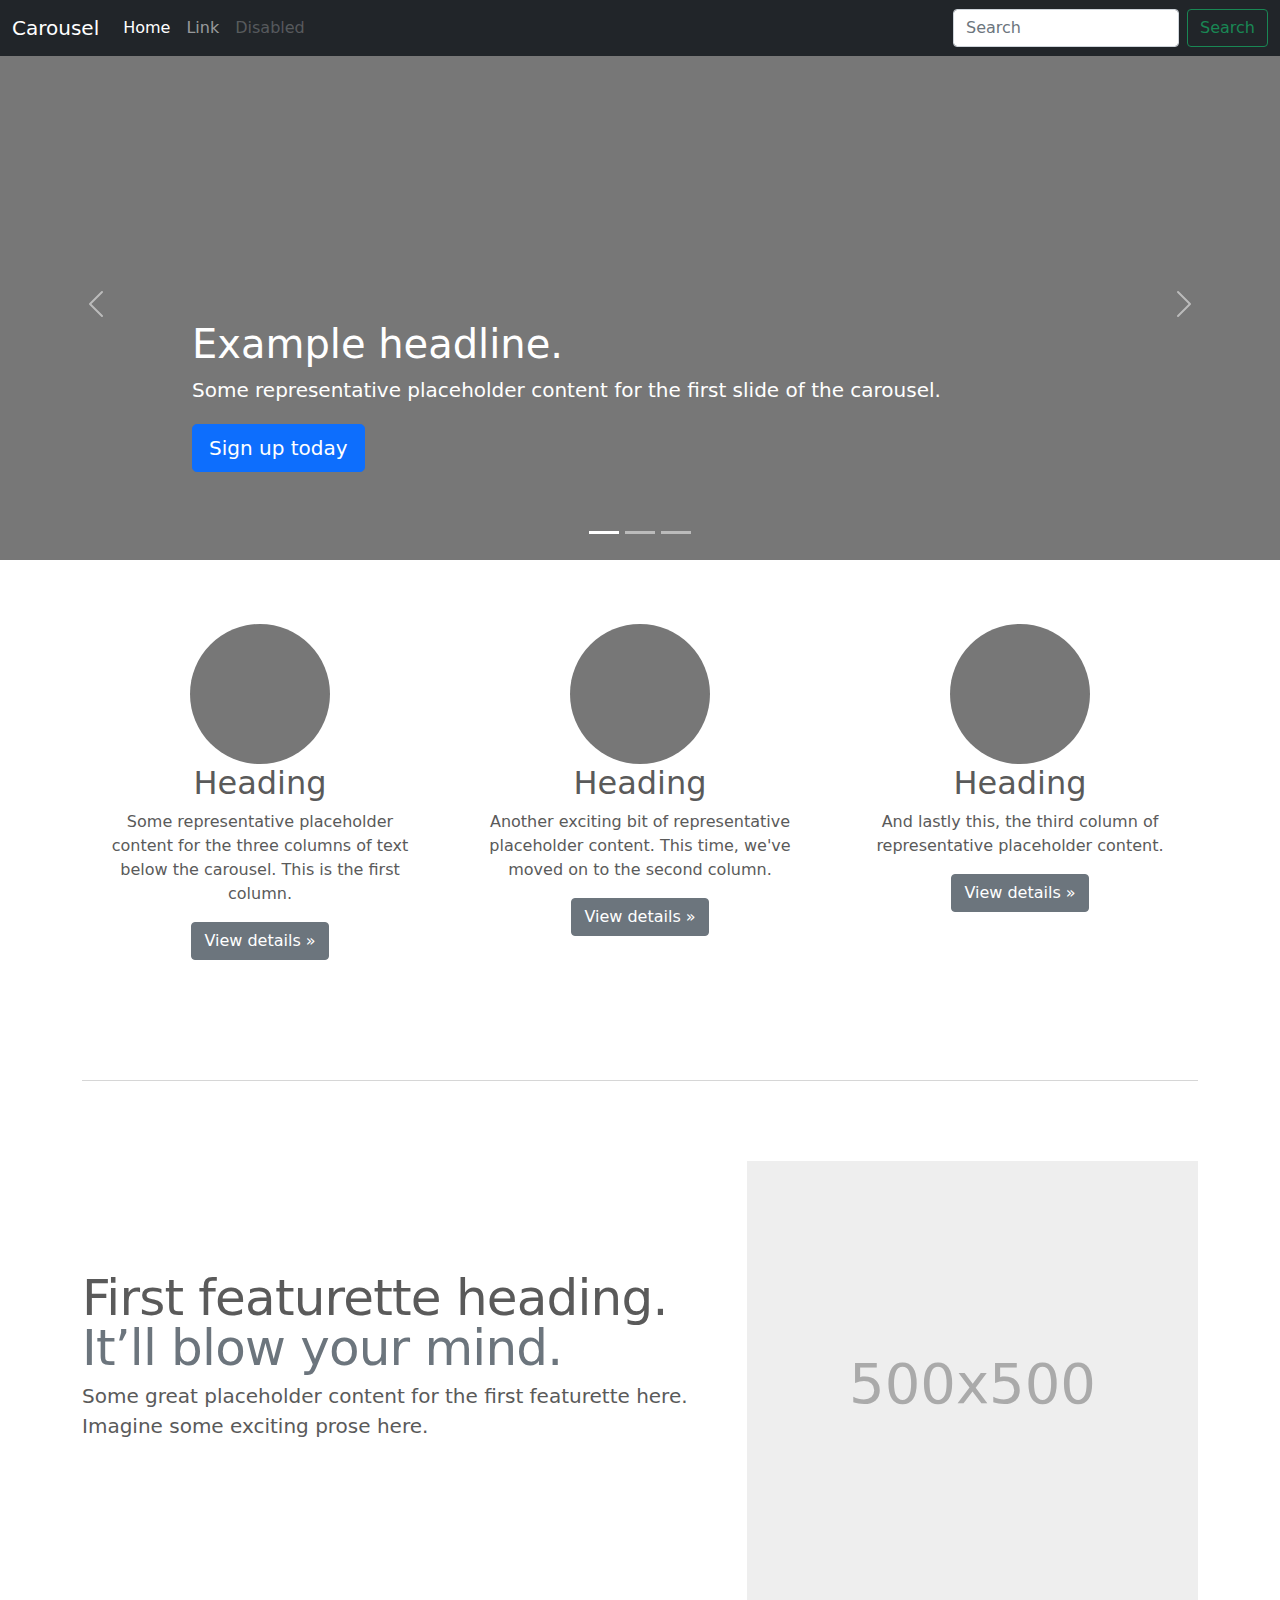
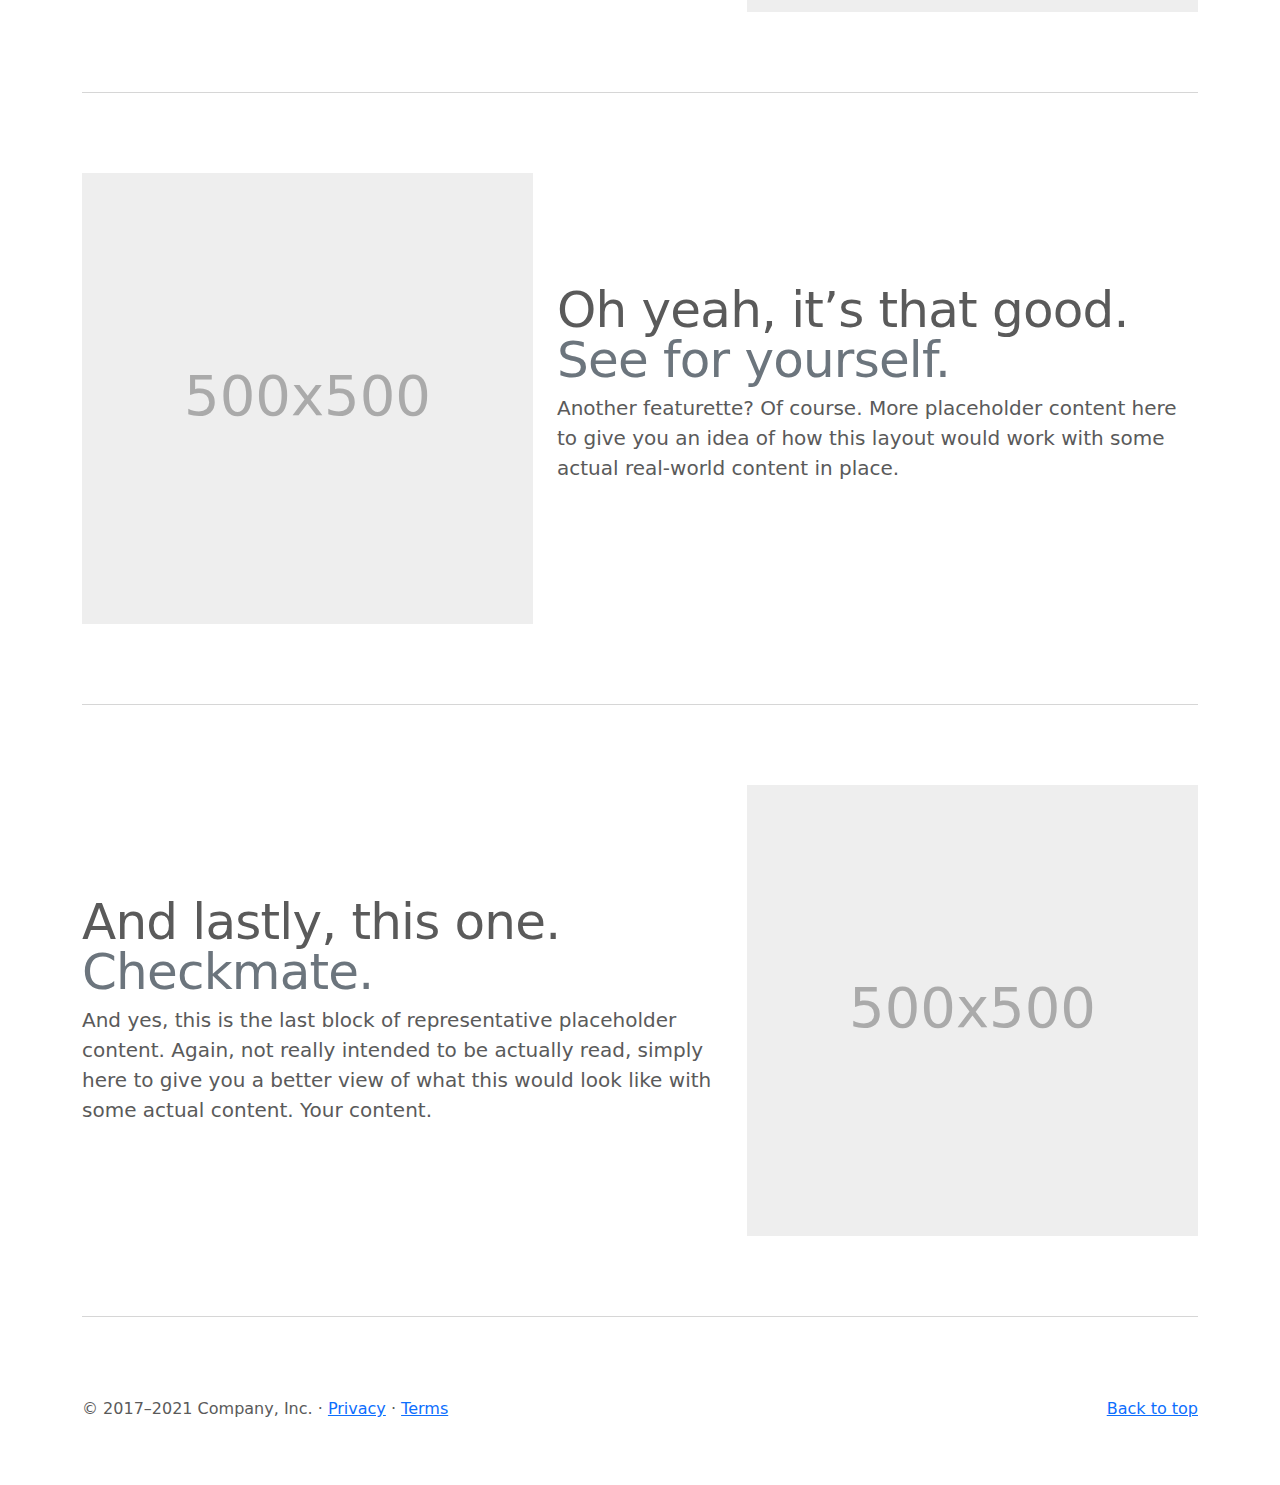
<file: FrontSideApp/bootstrap-5.1.3-examples/carousel/index.html>
<!doctype html>
<html lang="en">
  <head>
    <meta charset="utf-8">
    <meta name="viewport" content="width=device-width, initial-scale=1">
    <meta name="description" content="">
    <meta name="author" content="Mark Otto, Jacob Thornton, and Bootstrap contributors">
    <meta name="generator" content="Hugo 0.88.1">
    <title>Carousel Template · Bootstrap v5.1</title>

    <link rel="canonical" href="https://getbootstrap.com/docs/5.1/examples/carousel/">

    

    <!-- Bootstrap core CSS -->
<link href="../assets/dist/css/bootstrap.min.css" rel="stylesheet">

    <style>
      .bd-placeholder-img {
        font-size: 1.125rem;
        text-anchor: middle;
        -webkit-user-select: none;
        -moz-user-select: none;
        user-select: none;
      }

      @media (min-width: 768px) {
        .bd-placeholder-img-lg {
          font-size: 3.5rem;
        }
      }
    </style>

    
    <!-- Custom styles for this template -->
    <link href="carousel.css" rel="stylesheet">
  </head>
  <body>
    
<header>
  <nav class="navbar navbar-expand-md navbar-dark fixed-top bg-dark">
    <div class="container-fluid">
      <a class="navbar-brand" href="#">Carousel</a>
      <button class="navbar-toggler" type="button" data-bs-toggle="collapse" data-bs-target="#navbarCollapse" aria-controls="navbarCollapse" aria-expanded="false" aria-label="Toggle navigation">
        <span class="navbar-toggler-icon"></span>
      </button>
      <div class="collapse navbar-collapse" id="navbarCollapse">
        <ul class="navbar-nav me-auto mb-2 mb-md-0">
          <li class="nav-item">
            <a class="nav-link active" aria-current="page" href="#">Home</a>
          </li>
          <li class="nav-item">
            <a class="nav-link" href="#">Link</a>
          </li>
          <li class="nav-item">
            <a class="nav-link disabled">Disabled</a>
          </li>
        </ul>
        <form class="d-flex">
          <input class="form-control me-2" type="search" placeholder="Search" aria-label="Search">
          <button class="btn btn-outline-success" type="submit">Search</button>
        </form>
      </div>
    </div>
  </nav>
</header>

<main>

  <div id="myCarousel" class="carousel slide" data-bs-ride="carousel">
    <div class="carousel-indicators">
      <button type="button" data-bs-target="#myCarousel" data-bs-slide-to="0" class="active" aria-current="true" aria-label="Slide 1"></button>
      <button type="button" data-bs-target="#myCarousel" data-bs-slide-to="1" aria-label="Slide 2"></button>
      <button type="button" data-bs-target="#myCarousel" data-bs-slide-to="2" aria-label="Slide 3"></button>
    </div>
    <div class="carousel-inner">
      <div class="carousel-item active">
        <svg class="bd-placeholder-img" width="100%" height="100%" xmlns="http://www.w3.org/2000/svg" aria-hidden="true" preserveAspectRatio="xMidYMid slice" focusable="false"><rect width="100%" height="100%" fill="#777"/></svg>

        <div class="container">
          <div class="carousel-caption text-start">
            <h1>Example headline.</h1>
            <p>Some representative placeholder content for the first slide of the carousel.</p>
            <p><a class="btn btn-lg btn-primary" href="#">Sign up today</a></p>
          </div>
        </div>
      </div>
      <div class="carousel-item">
        <svg class="bd-placeholder-img" width="100%" height="100%" xmlns="http://www.w3.org/2000/svg" aria-hidden="true" preserveAspectRatio="xMidYMid slice" focusable="false"><rect width="100%" height="100%" fill="#777"/></svg>

        <div class="container">
          <div class="carousel-caption">
            <h1>Another example headline.</h1>
            <p>Some representative placeholder content for the second slide of the carousel.</p>
            <p><a class="btn btn-lg btn-primary" href="#">Learn more</a></p>
          </div>
        </div>
      </div>
      <div class="carousel-item">
        <svg class="bd-placeholder-img" width="100%" height="100%" xmlns="http://www.w3.org/2000/svg" aria-hidden="true" preserveAspectRatio="xMidYMid slice" focusable="false"><rect width="100%" height="100%" fill="#777"/></svg>

        <div class="container">
          <div class="carousel-caption text-end">
            <h1>One more for good measure.</h1>
            <p>Some representative placeholder content for the third slide of this carousel.</p>
            <p><a class="btn btn-lg btn-primary" href="#">Browse gallery</a></p>
          </div>
        </div>
      </div>
    </div>
    <button class="carousel-control-prev" type="button" data-bs-target="#myCarousel" data-bs-slide="prev">
      <span class="carousel-control-prev-icon" aria-hidden="true"></span>
      <span class="visually-hidden">Previous</span>
    </button>
    <button class="carousel-control-next" type="button" data-bs-target="#myCarousel" data-bs-slide="next">
      <span class="carousel-control-next-icon" aria-hidden="true"></span>
      <span class="visually-hidden">Next</span>
    </button>
  </div>


  <!-- Marketing messaging and featurettes
  ================================================== -->
  <!-- Wrap the rest of the page in another container to center all the content. -->

  <div class="container marketing">

    <!-- Three columns of text below the carousel -->
    <div class="row">
      <div class="col-lg-4">
        <svg class="bd-placeholder-img rounded-circle" width="140" height="140" xmlns="http://www.w3.org/2000/svg" role="img" aria-label="Placeholder: 140x140" preserveAspectRatio="xMidYMid slice" focusable="false"><title>Placeholder</title><rect width="100%" height="100%" fill="#777"/><text x="50%" y="50%" fill="#777" dy=".3em">140x140</text></svg>

        <h2>Heading</h2>
        <p>Some representative placeholder content for the three columns of text below the carousel. This is the first column.</p>
        <p><a class="btn btn-secondary" href="#">View details &raquo;</a></p>
      </div><!-- /.col-lg-4 -->
      <div class="col-lg-4">
        <svg class="bd-placeholder-img rounded-circle" width="140" height="140" xmlns="http://www.w3.org/2000/svg" role="img" aria-label="Placeholder: 140x140" preserveAspectRatio="xMidYMid slice" focusable="false"><title>Placeholder</title><rect width="100%" height="100%" fill="#777"/><text x="50%" y="50%" fill="#777" dy=".3em">140x140</text></svg>

        <h2>Heading</h2>
        <p>Another exciting bit of representative placeholder content. This time, we've moved on to the second column.</p>
        <p><a class="btn btn-secondary" href="#">View details &raquo;</a></p>
      </div><!-- /.col-lg-4 -->
      <div class="col-lg-4">
        <svg class="bd-placeholder-img rounded-circle" width="140" height="140" xmlns="http://www.w3.org/2000/svg" role="img" aria-label="Placeholder: 140x140" preserveAspectRatio="xMidYMid slice" focusable="false"><title>Placeholder</title><rect width="100%" height="100%" fill="#777"/><text x="50%" y="50%" fill="#777" dy=".3em">140x140</text></svg>

        <h2>Heading</h2>
        <p>And lastly this, the third column of representative placeholder content.</p>
        <p><a class="btn btn-secondary" href="#">View details &raquo;</a></p>
      </div><!-- /.col-lg-4 -->
    </div><!-- /.row -->


    <!-- START THE FEATURETTES -->

    <hr class="featurette-divider">

    <div class="row featurette">
      <div class="col-md-7">
        <h2 class="featurette-heading">First featurette heading. <span class="text-muted">It’ll blow your mind.</span></h2>
        <p class="lead">Some great placeholder content for the first featurette here. Imagine some exciting prose here.</p>
      </div>
      <div class="col-md-5">
        <svg class="bd-placeholder-img bd-placeholder-img-lg featurette-image img-fluid mx-auto" width="500" height="500" xmlns="http://www.w3.org/2000/svg" role="img" aria-label="Placeholder: 500x500" preserveAspectRatio="xMidYMid slice" focusable="false"><title>Placeholder</title><rect width="100%" height="100%" fill="#eee"/><text x="50%" y="50%" fill="#aaa" dy=".3em">500x500</text></svg>

      </div>
    </div>

    <hr class="featurette-divider">

    <div class="row featurette">
      <div class="col-md-7 order-md-2">
        <h2 class="featurette-heading">Oh yeah, it’s that good. <span class="text-muted">See for yourself.</span></h2>
        <p class="lead">Another featurette? Of course. More placeholder content here to give you an idea of how this layout would work with some actual real-world content in place.</p>
      </div>
      <div class="col-md-5 order-md-1">
        <svg class="bd-placeholder-img bd-placeholder-img-lg featurette-image img-fluid mx-auto" width="500" height="500" xmlns="http://www.w3.org/2000/svg" role="img" aria-label="Placeholder: 500x500" preserveAspectRatio="xMidYMid slice" focusable="false"><title>Placeholder</title><rect width="100%" height="100%" fill="#eee"/><text x="50%" y="50%" fill="#aaa" dy=".3em">500x500</text></svg>

      </div>
    </div>

    <hr class="featurette-divider">

    <div class="row featurette">
      <div class="col-md-7">
        <h2 class="featurette-heading">And lastly, this one. <span class="text-muted">Checkmate.</span></h2>
        <p class="lead">And yes, this is the last block of representative placeholder content. Again, not really intended to be actually read, simply here to give you a better view of what this would look like with some actual content. Your content.</p>
      </div>
      <div class="col-md-5">
        <svg class="bd-placeholder-img bd-placeholder-img-lg featurette-image img-fluid mx-auto" width="500" height="500" xmlns="http://www.w3.org/2000/svg" role="img" aria-label="Placeholder: 500x500" preserveAspectRatio="xMidYMid slice" focusable="false"><title>Placeholder</title><rect width="100%" height="100%" fill="#eee"/><text x="50%" y="50%" fill="#aaa" dy=".3em">500x500</text></svg>

      </div>
    </div>

    <hr class="featurette-divider">

    <!-- /END THE FEATURETTES -->

  </div><!-- /.container -->


  <!-- FOOTER -->
  <footer class="container">
    <p class="float-end"><a href="#">Back to top</a></p>
    <p>&copy; 2017–2021 Company, Inc. &middot; <a href="#">Privacy</a> &middot; <a href="#">Terms</a></p>
  </footer>
</main>


    <script src="../assets/dist/js/bootstrap.bundle.min.js"></script>

      
  </body>
</html>
</file>
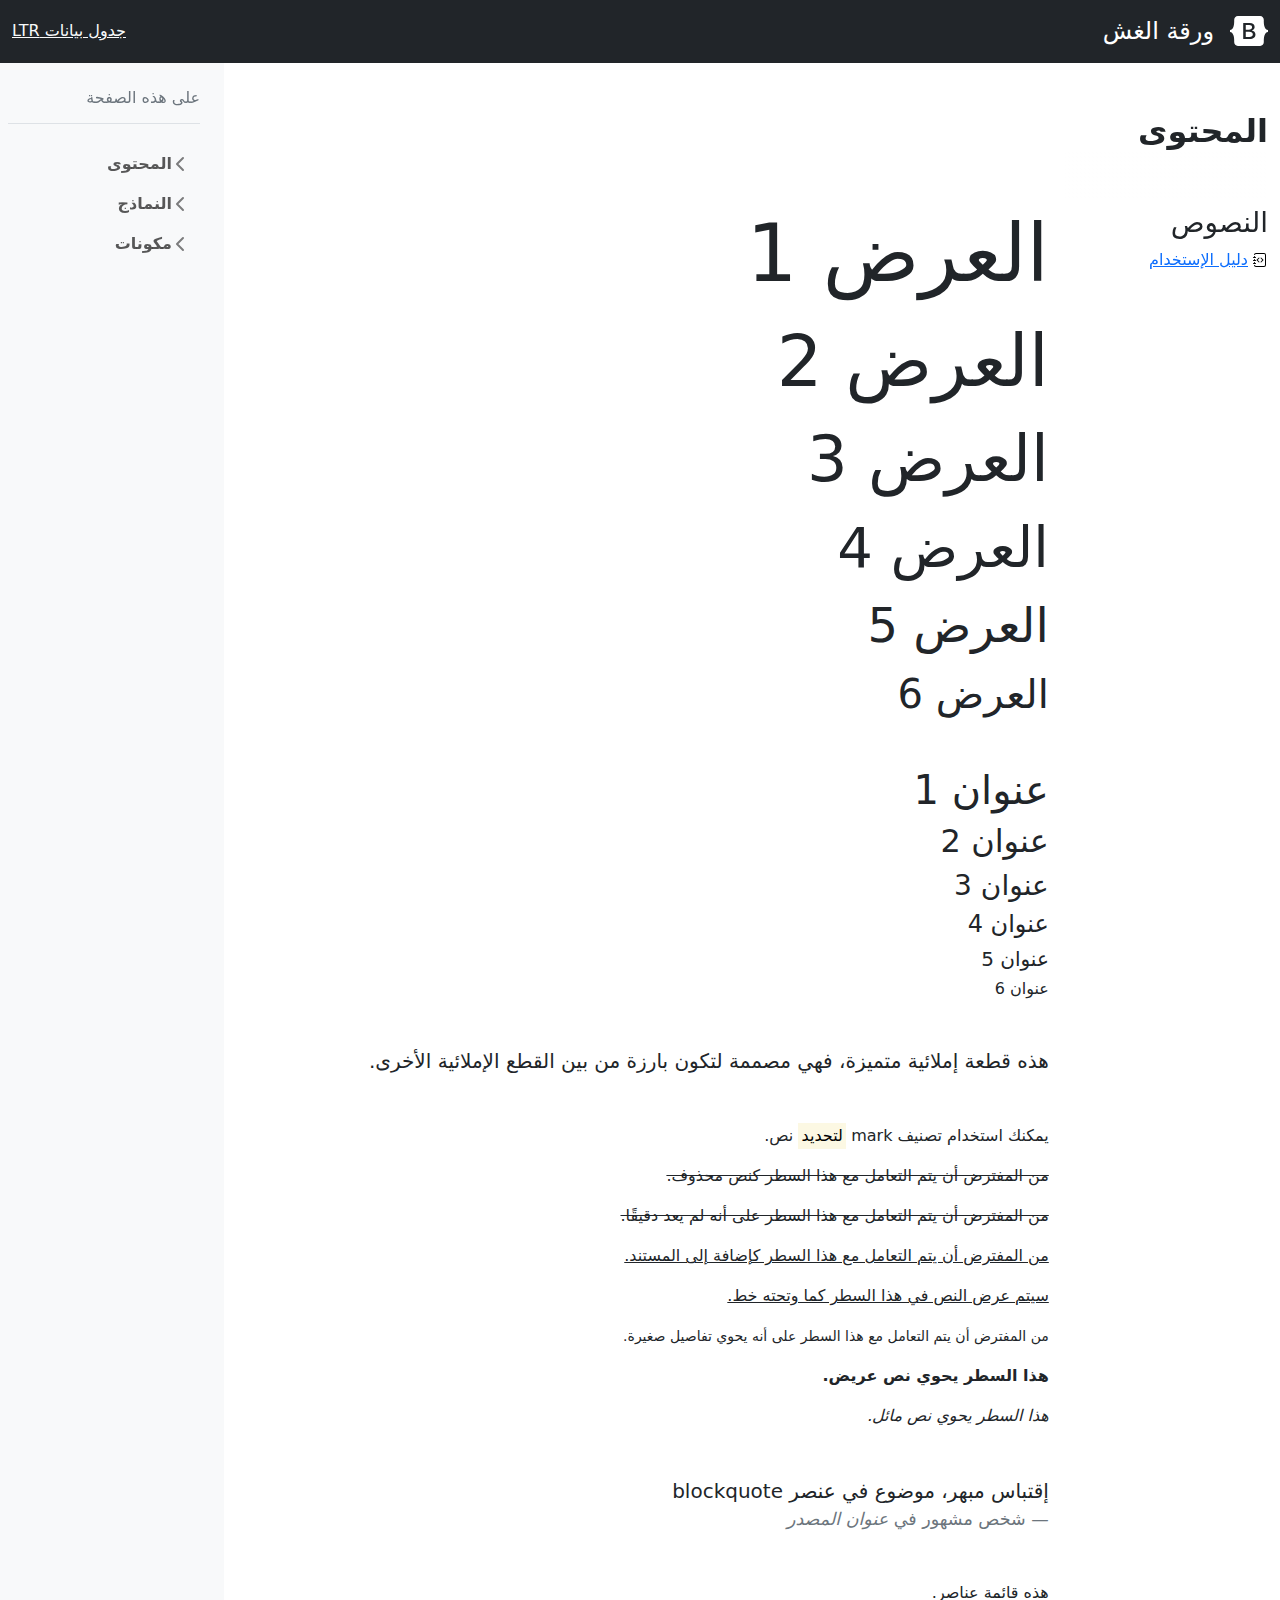
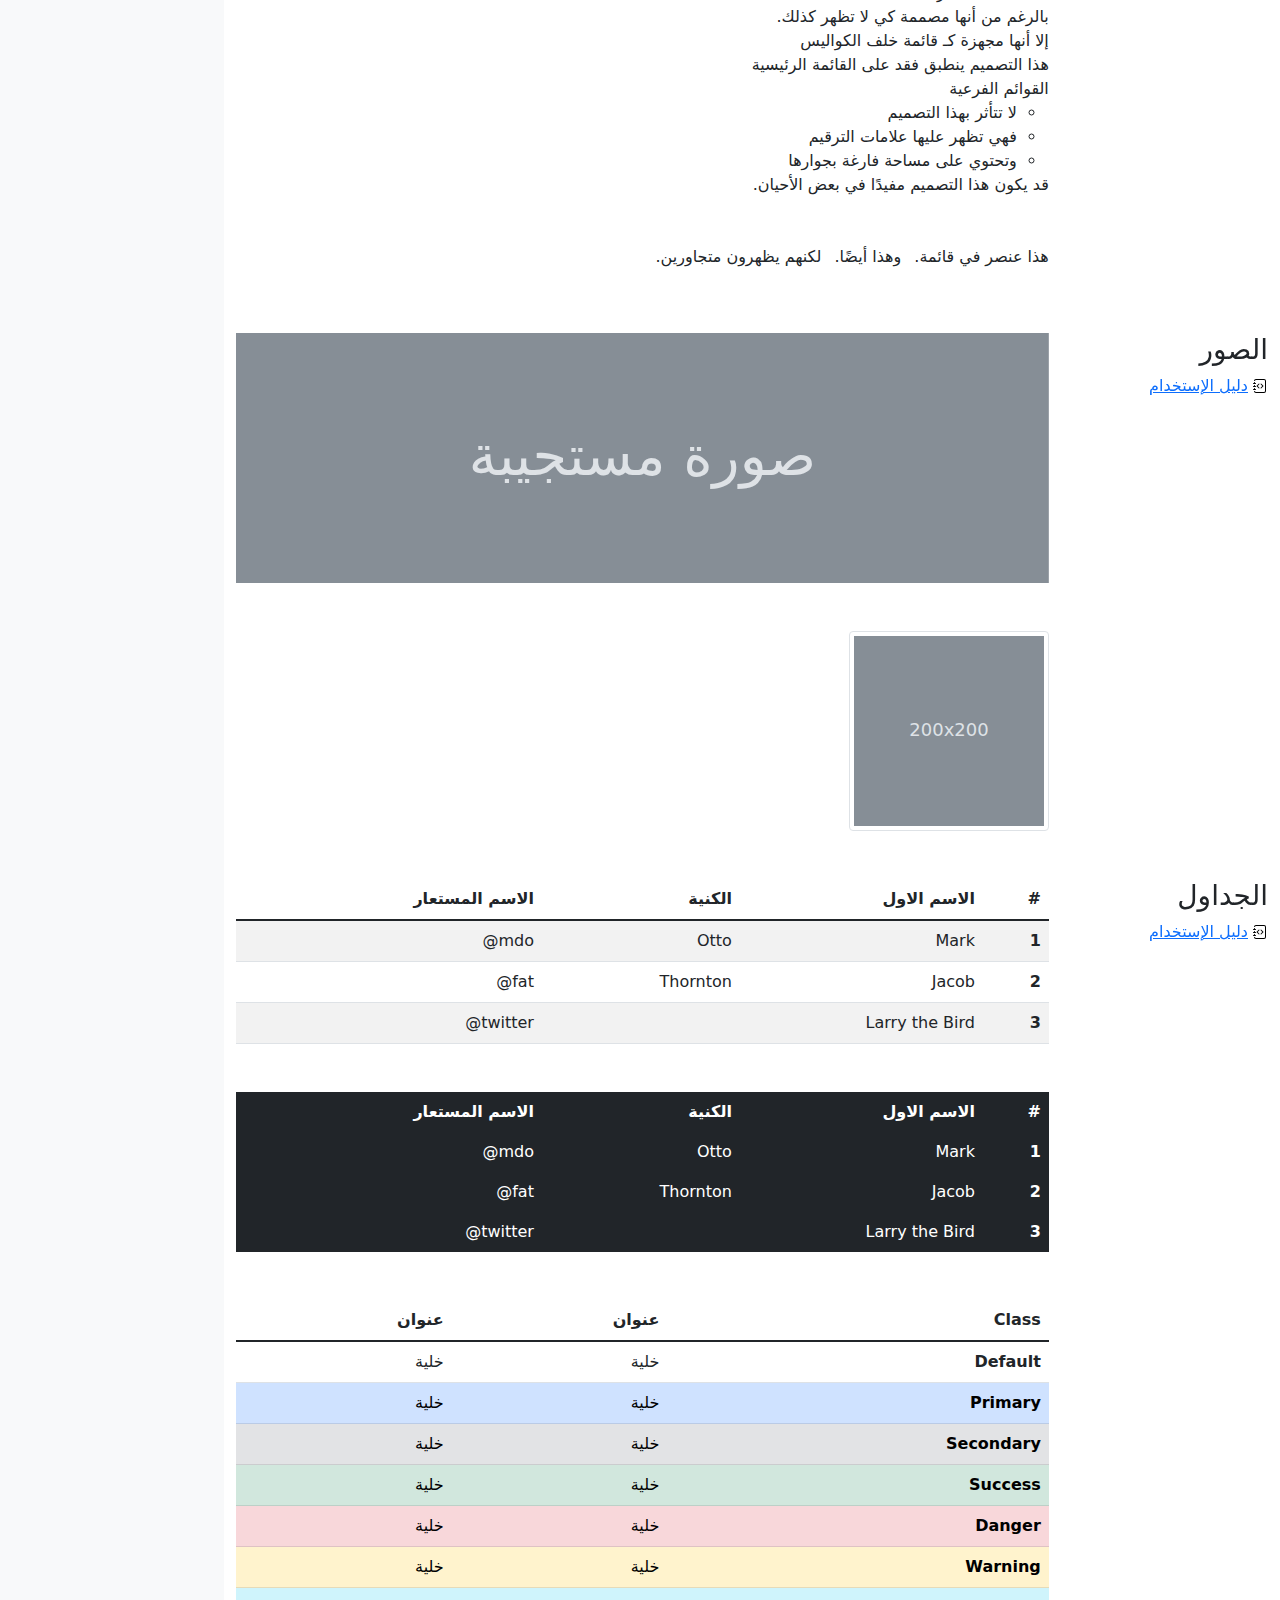
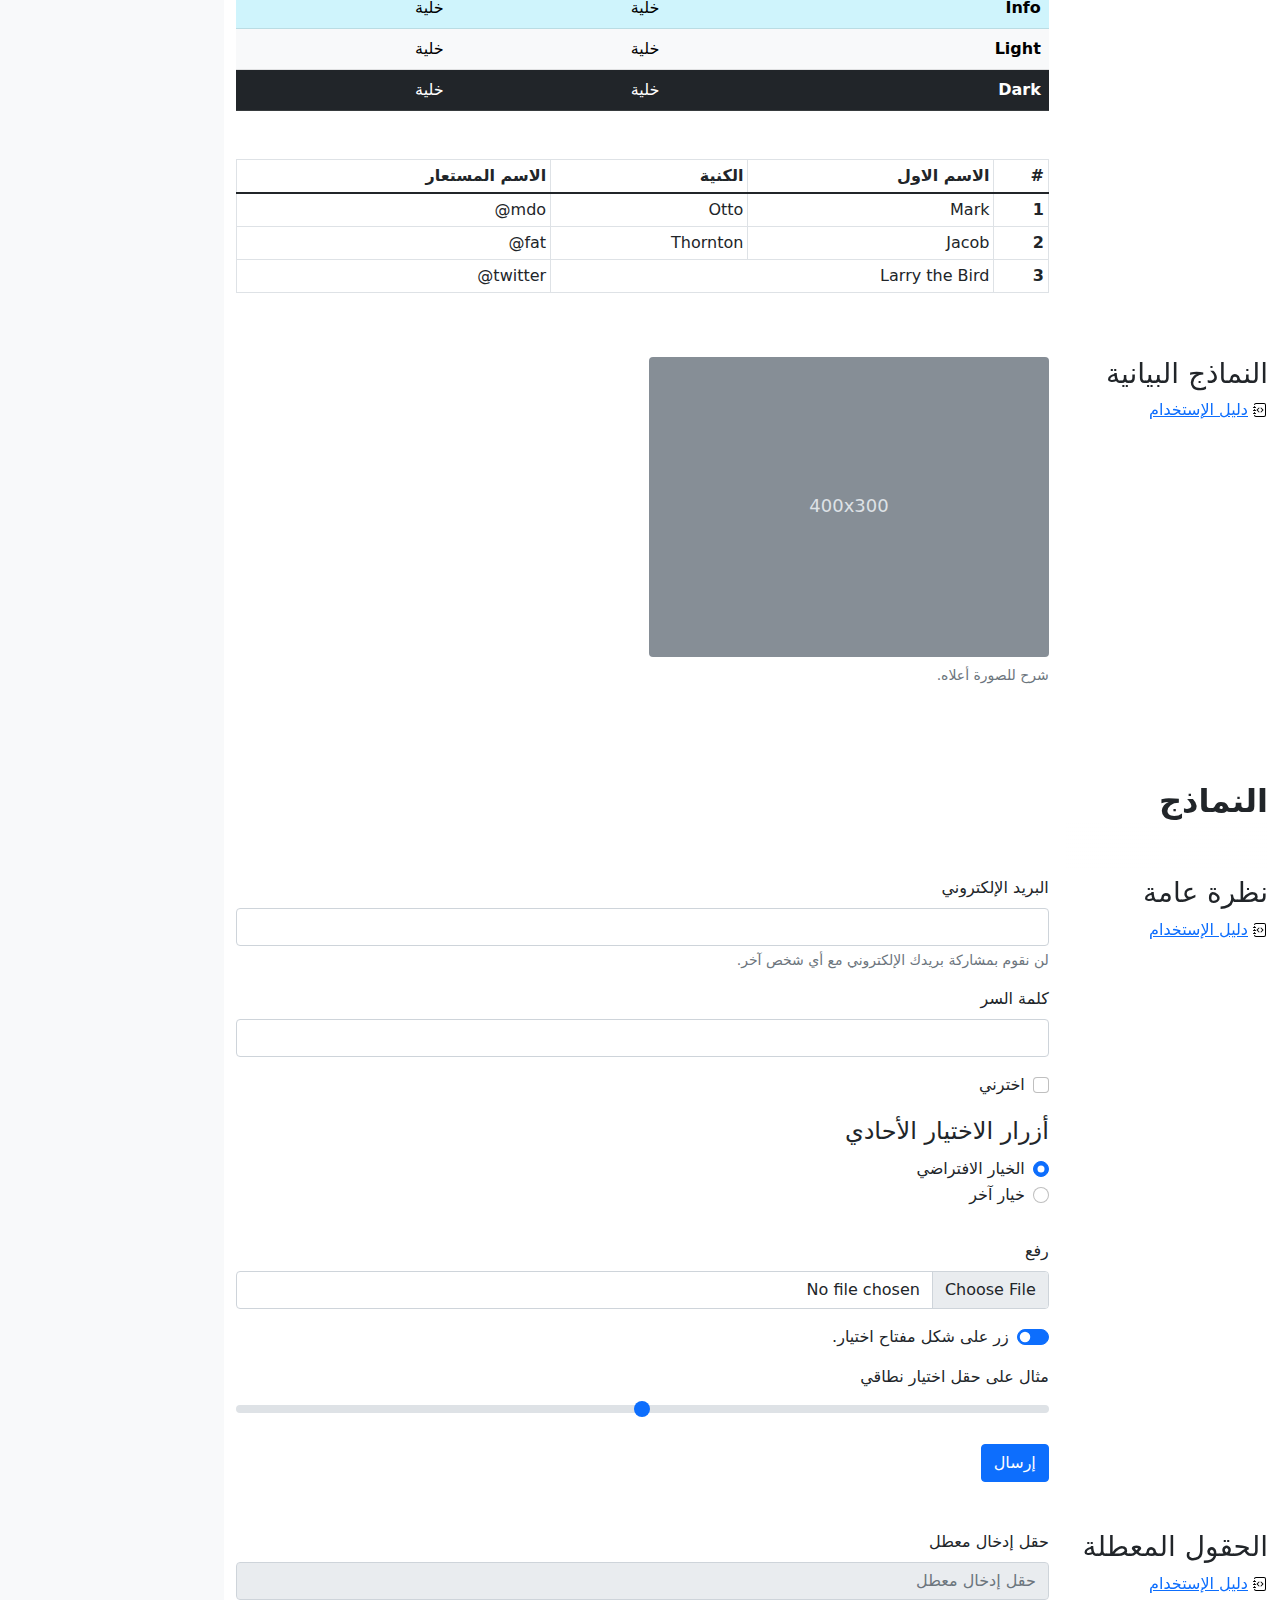
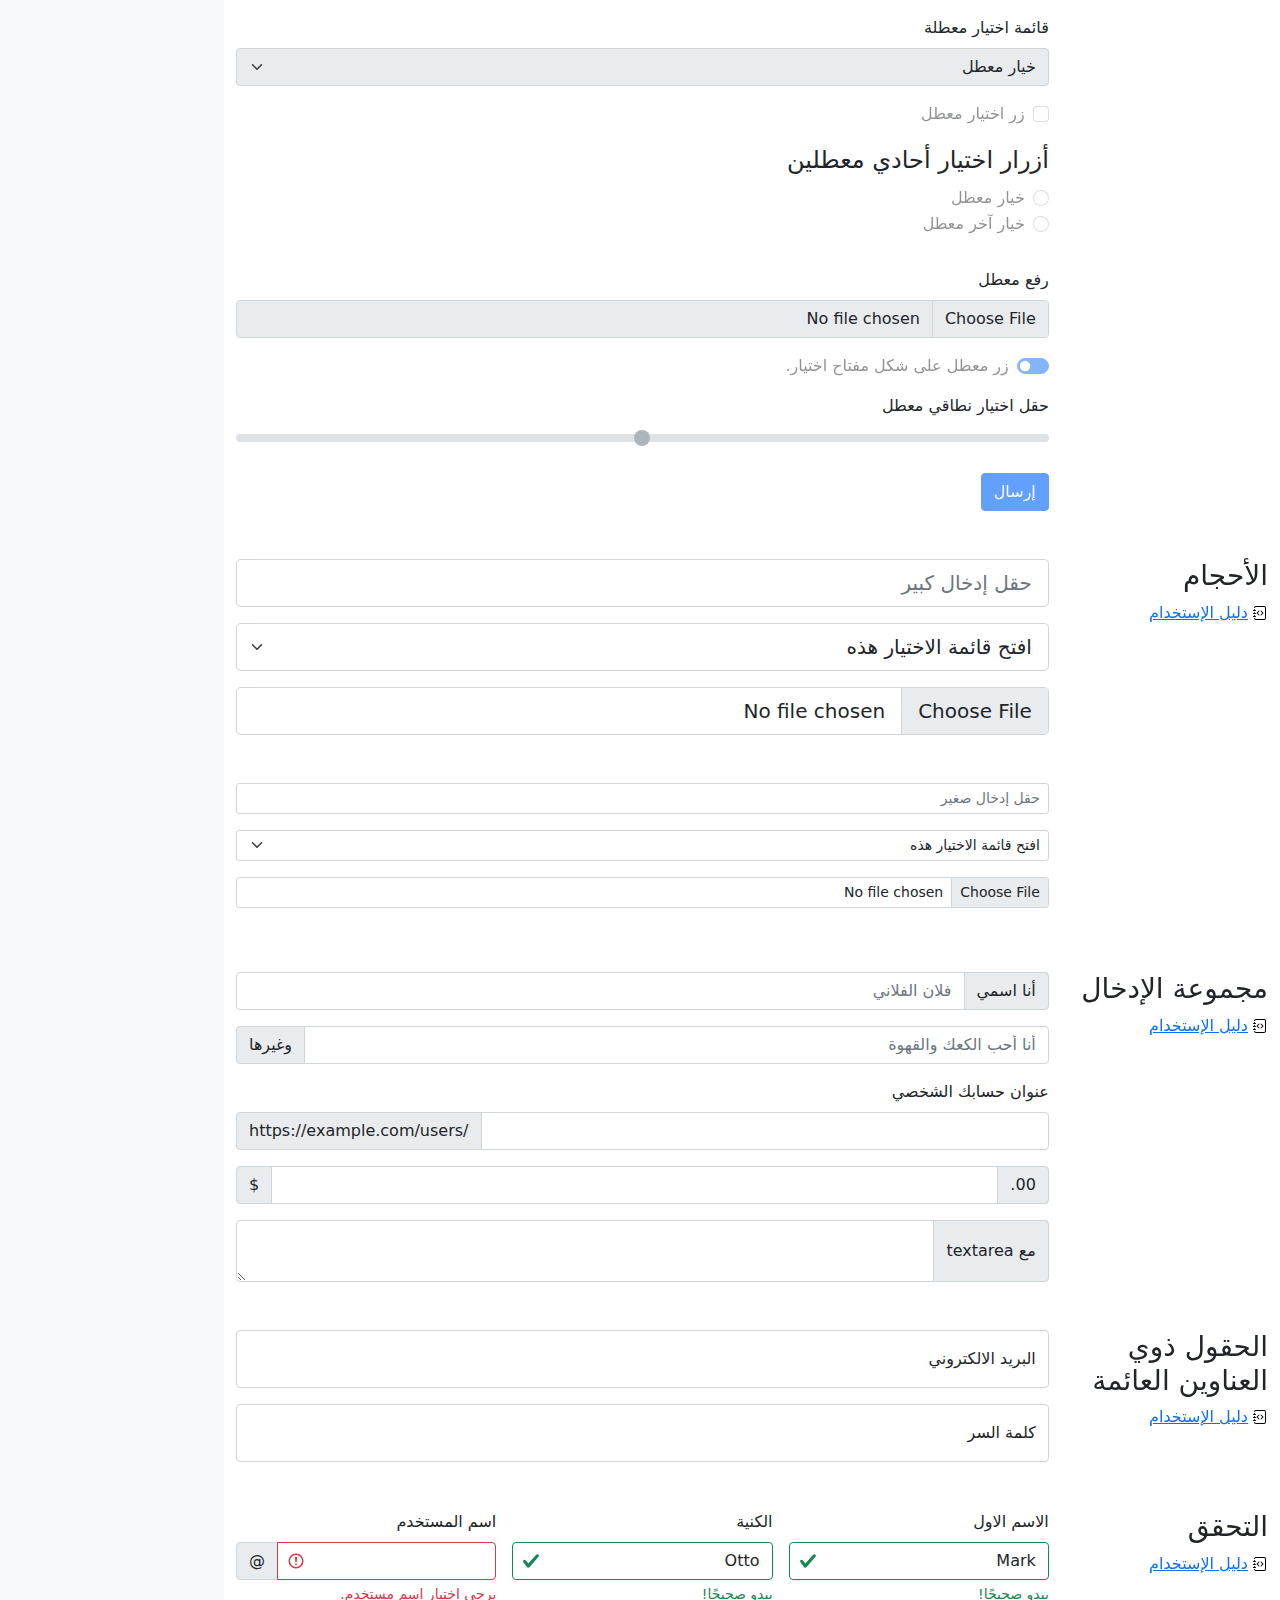
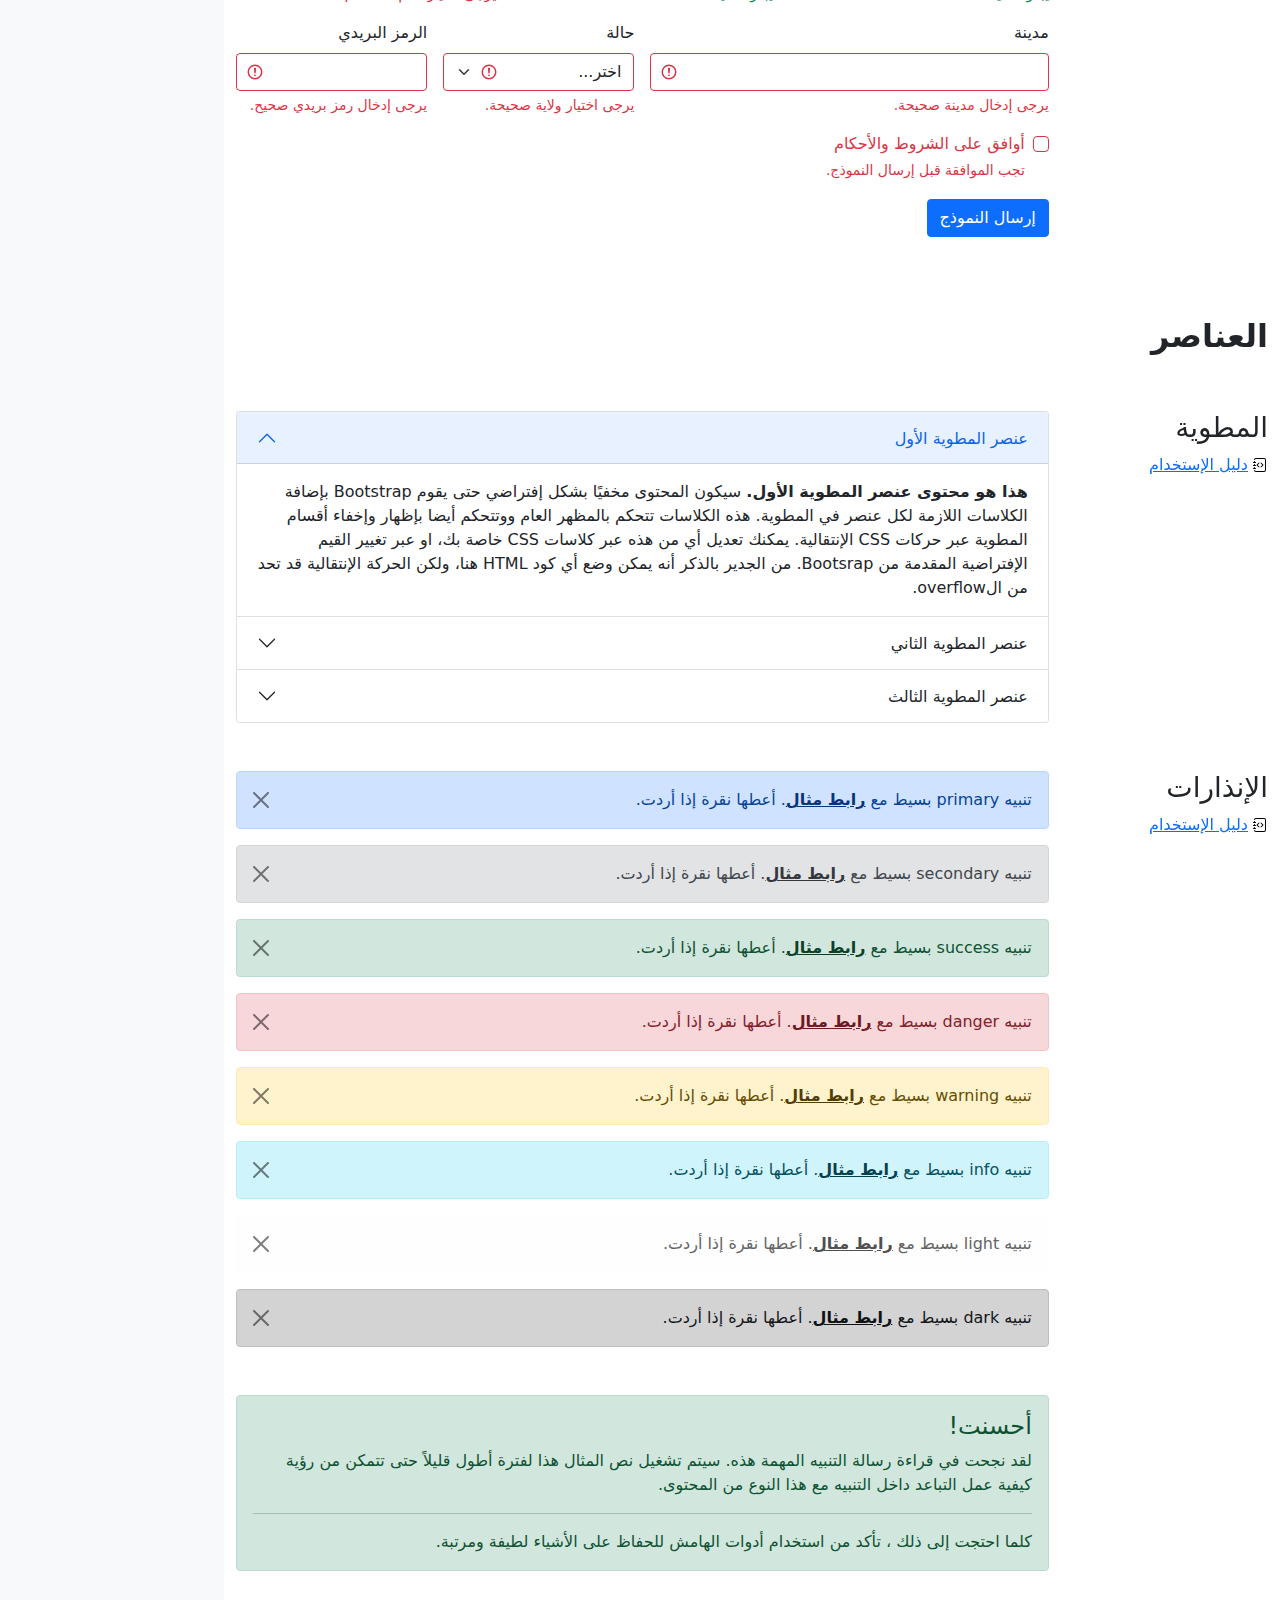
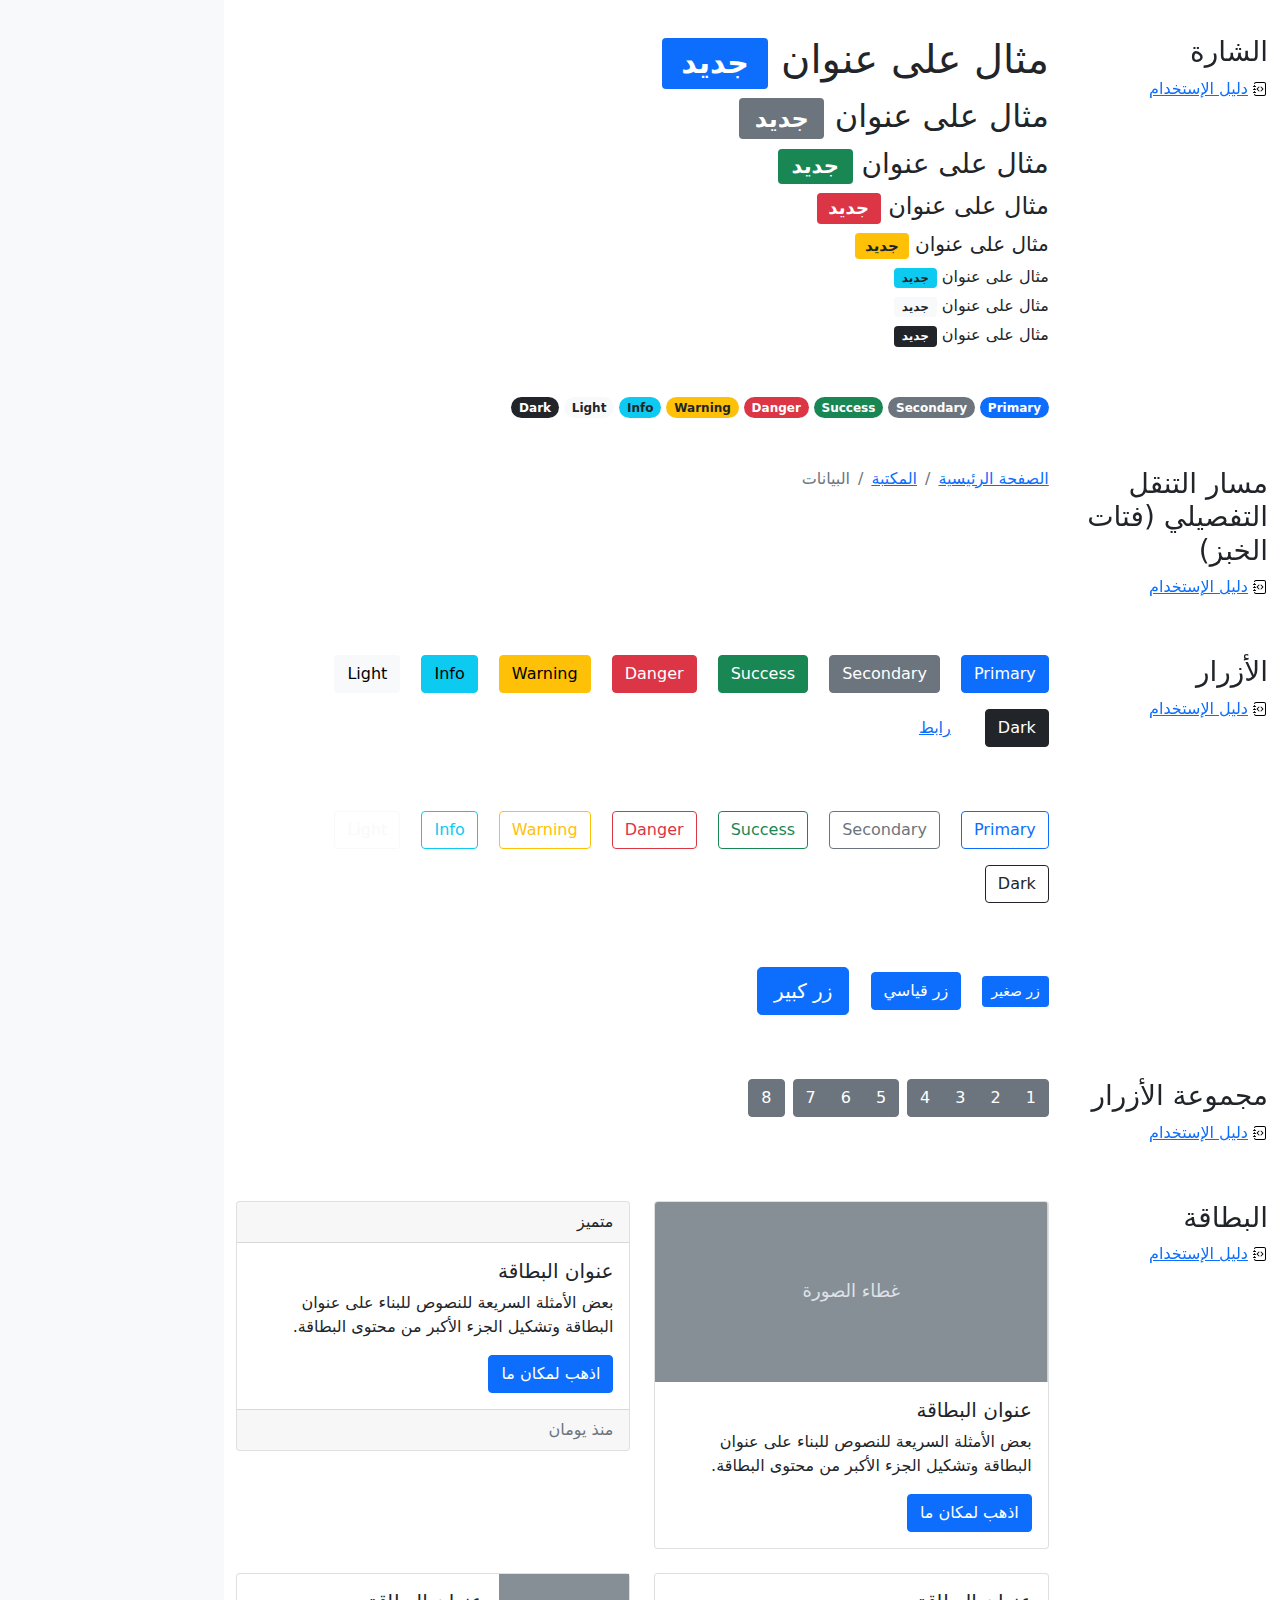
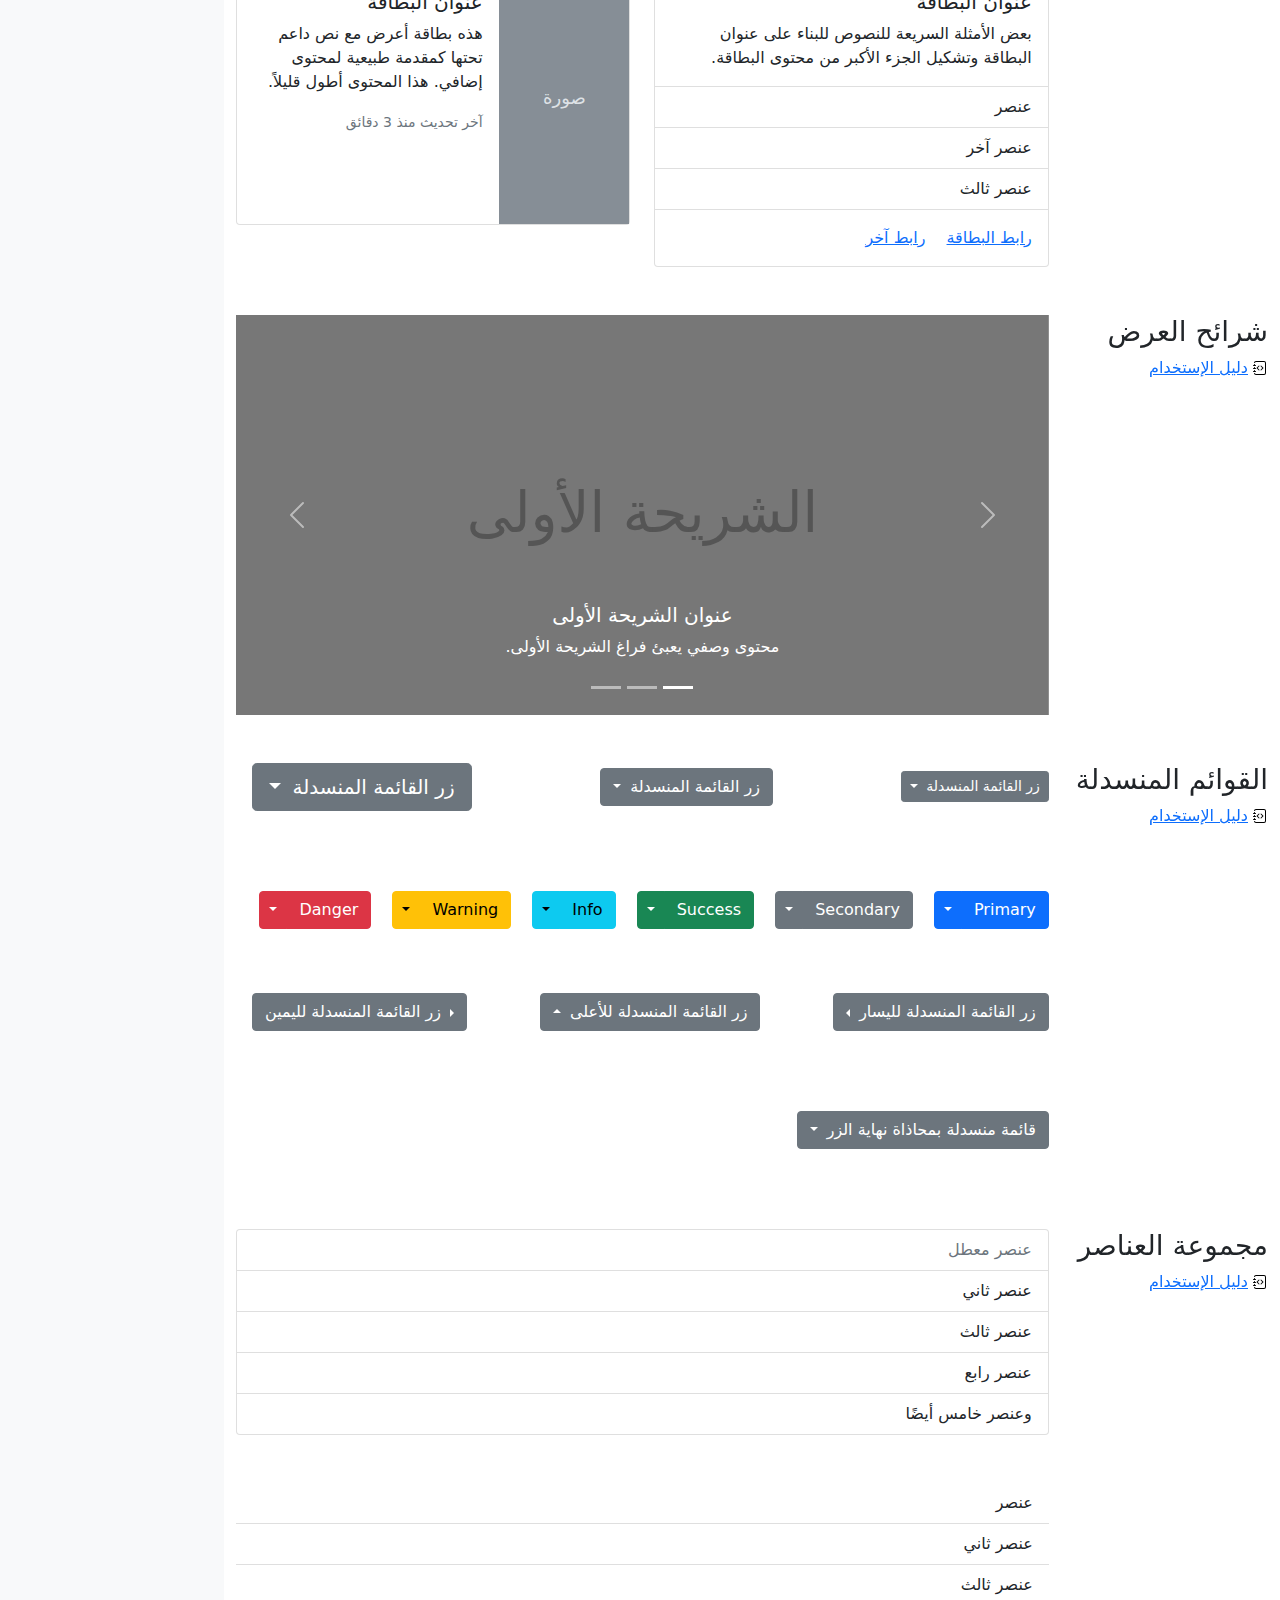
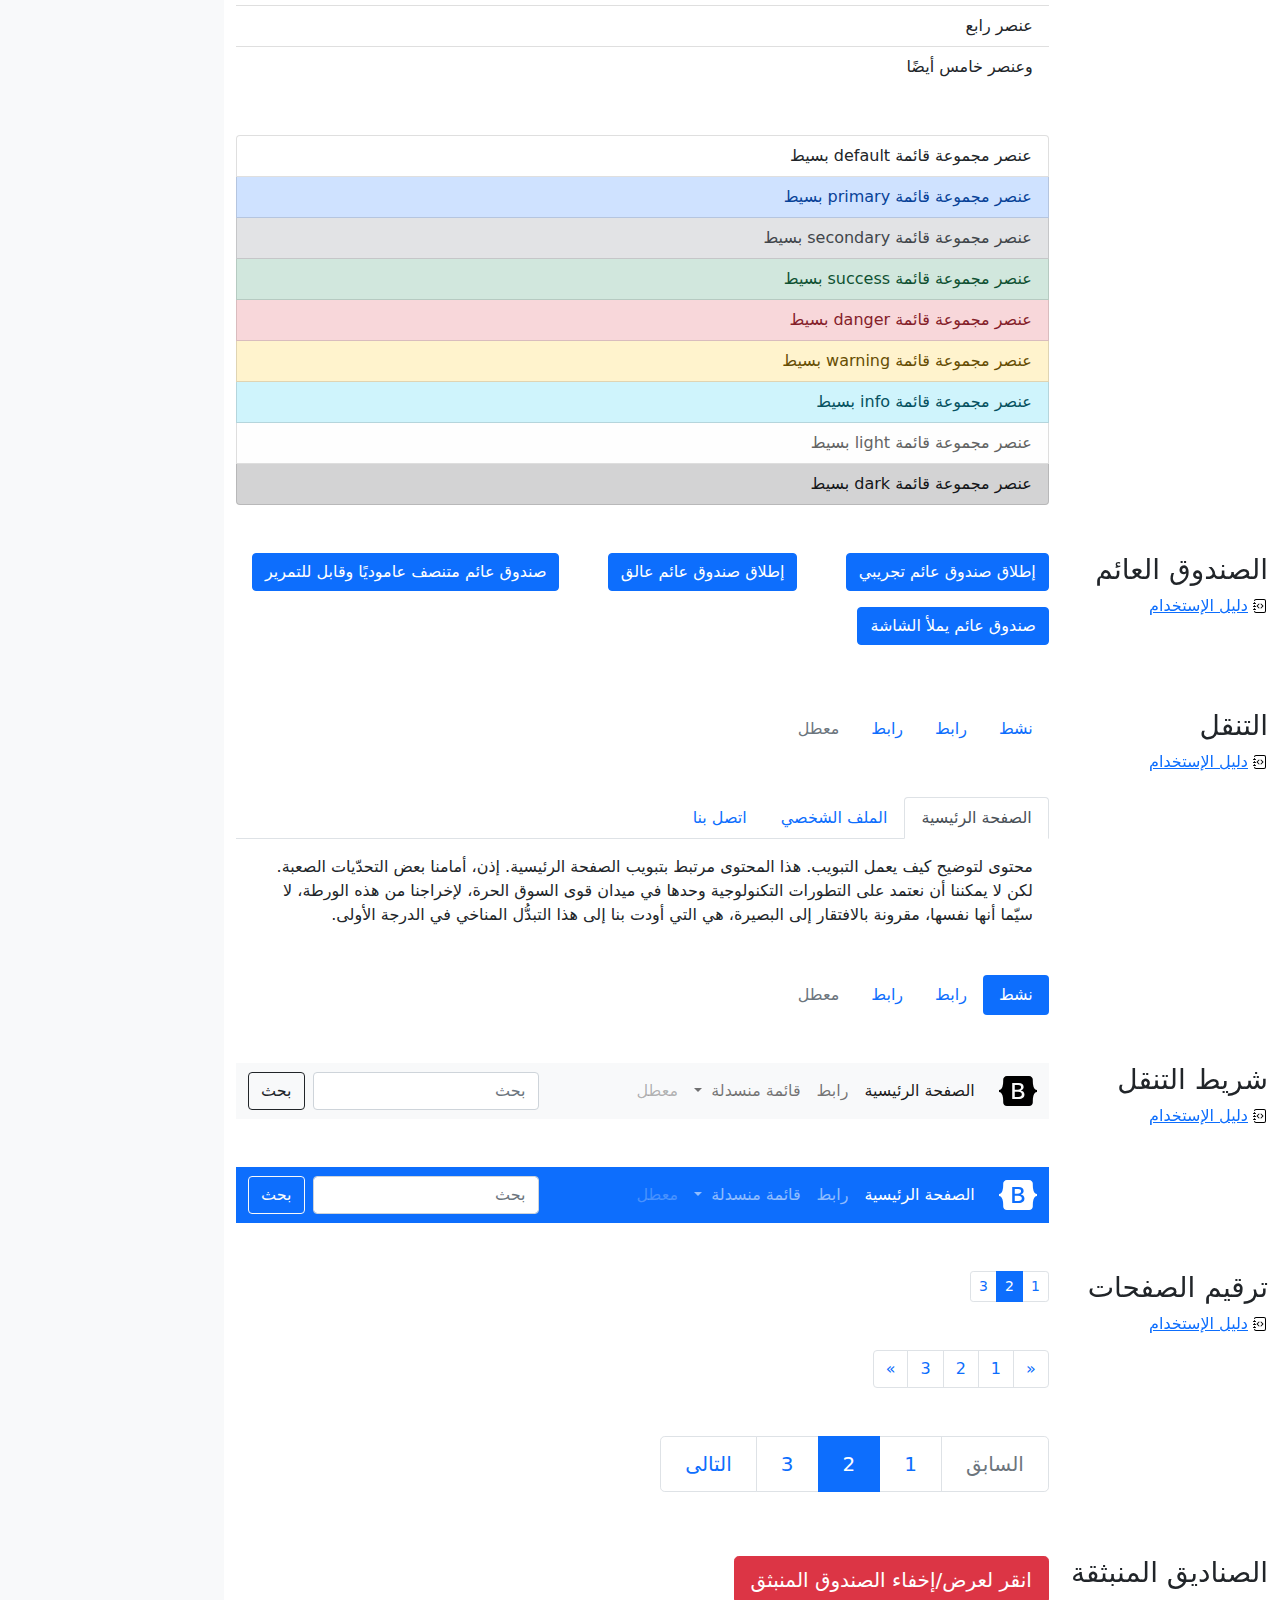
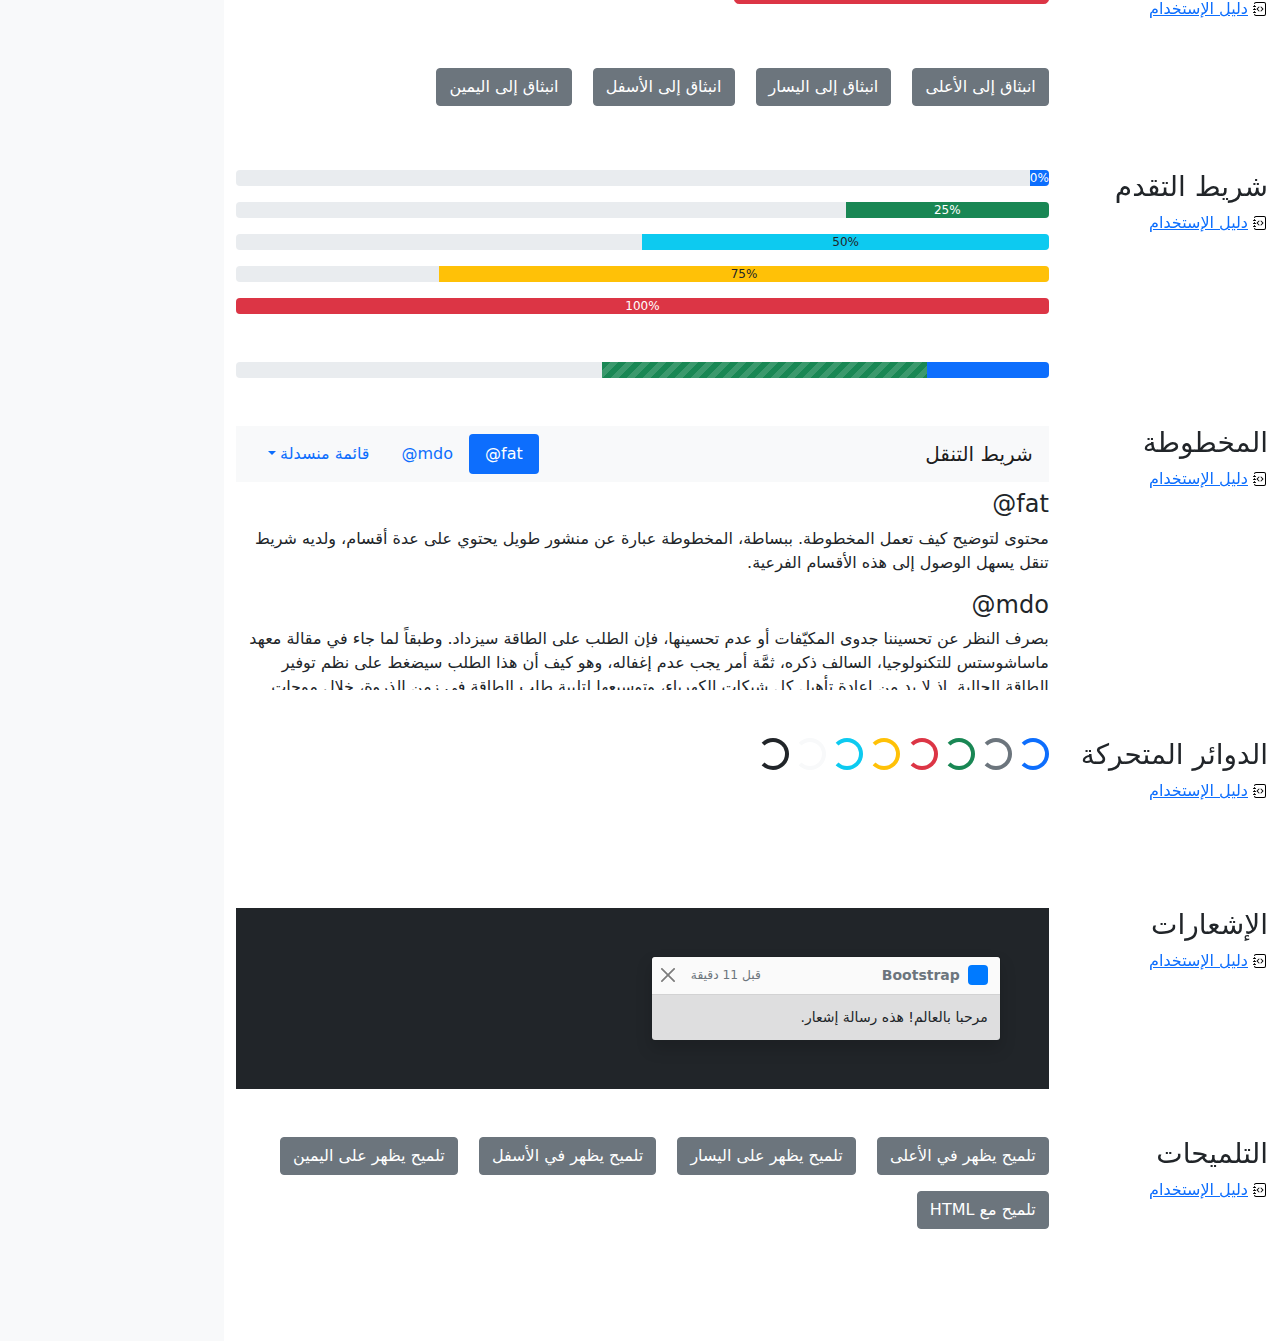
<file: FrontSideApp/bootstrap-5.1.3-examples/cheatsheet-rtl/index.html>
<!doctype html>
<html lang="ar" dir="rtl">
  <head>
    <meta charset="utf-8">
    <meta name="viewport" content="width=device-width, initial-scale=1">
    <meta name="description" content="">
    <meta name="author" content="Mark Otto, Jacob Thornton, and Bootstrap contributors">
    <meta name="generator" content="Hugo 0.88.1">
    <title>ورقة الغش · Bootstrap v5.1</title>

    <link rel="canonical" href="https://getbootstrap.com/docs/5.1/examples/cheatsheet-rtl/">

    

    <!-- Bootstrap core CSS -->
<link href="../assets/dist/css/bootstrap.rtl.min.css" rel="stylesheet">

    <style>
      .bd-placeholder-img {
        font-size: 1.125rem;
        text-anchor: middle;
        -webkit-user-select: none;
        -moz-user-select: none;
        user-select: none;
      }

      @media (min-width: 768px) {
        .bd-placeholder-img-lg {
          font-size: 3.5rem;
        }
      }
    </style>

    
    <!-- Custom styles for this template -->
    <link href="../cheatsheet/cheatsheet.rtl.css" rel="stylesheet">
  </head>
  <body class="bg-light">
    
<header class="bd-header bg-dark py-3 d-flex align-items-stretch border-bottom border-dark">
  <div class="container-fluid d-flex align-items-center">
    <h1 class="d-flex align-items-center fs-4 text-white mb-0">
      <img src="../assets/brand/bootstrap-logo-white.svg" width="38" height="30" class="me-3" alt="Bootstrap">
      ورقة الغش
    </h1>
    <a href="../examples/cheatsheet/" class="ms-auto link-light" hreflang="en">جدول بيانات LTR</a>
  </div>
</header>
<aside class="bd-aside sticky-xl-top text-muted align-self-start mb-3 mb-xl-5 px-2">
  <h2 class="h6 pt-4 pb-3 mb-4 border-bottom">على هذه الصفحة</h2>
  <nav class="small" id="toc">
    <ul class="list-unstyled">
      <li class="my-2">
        <button class="btn d-inline-flex align-items-center collapsed" data-bs-toggle="collapse" aria-expanded="false" data-bs-target="#contents-collapse" aria-controls="contents-collapse">المحتوى</button>
        <ul class="list-unstyled ps-3 collapse" id="contents-collapse">
          <li><a class="d-inline-flex align-items-center rounded" href="#typography">النصوص</a></li>
          <li><a class="d-inline-flex align-items-center rounded" href="#images">الصور</a></li>
          <li><a class="d-inline-flex align-items-center rounded" href="#tables">الجداول</a></li>
          <li><a class="d-inline-flex align-items-center rounded" href="#figures">النماذج البيانية</a></li>
        </ul>
      </li>
      <li class="my-2">
        <button class="btn d-inline-flex align-items-center collapsed" data-bs-toggle="collapse" aria-expanded="false" data-bs-target="#forms-collapse" aria-controls="forms-collapse">النماذج</button>
        <ul class="list-unstyled ps-3 collapse" id="forms-collapse">
          <li><a class="d-inline-flex align-items-center rounded" href="#overview">نظرة عامة</a></li>
          <li><a class="d-inline-flex align-items-center rounded" href="#disabled-forms">الحقول المعطلة</a></li>
          <li><a class="d-inline-flex align-items-center rounded" href="#sizing">الأحجام</a></li>
          <li><a class="d-inline-flex align-items-center rounded" href="#input-group">مجموعة الإدخال</a></li>
          <li><a class="d-inline-flex align-items-center rounded" href="#floating-labels">الحقول ذوي العناوين العائمة</a></li>
          <li><a class="d-inline-flex align-items-center rounded" href="#validation">التحقق</a></li>
        </ul>
      </li>
      <li class="my-2">
        <button class="btn d-inline-flex align-items-center collapsed" data-bs-toggle="collapse" aria-expanded="false" data-bs-target="#components-collapse" aria-controls="components-collapse">مكونات</button>
        <ul class="list-unstyled ps-3 collapse" id="components-collapse">
          <li><a class="d-inline-flex align-items-center rounded" href="#accordion">المطوية</a></li>
          <li><a class="d-inline-flex align-items-center rounded" href="#alerts">الإنذارات</a></li>
          <li><a class="d-inline-flex align-items-center rounded" href="#badge">الشارة</a></li>
          <li><a class="d-inline-flex align-items-center rounded" href="#breadcrumb">مسار التنقل التفصيلي</a></li>
          <li><a class="d-inline-flex align-items-center rounded" href="#buttons">الأزرار</a></li>
          <li><a class="d-inline-flex align-items-center rounded" href="#button-group">مجموعة الأزرار</a></li>
          <li><a class="d-inline-flex align-items-center rounded" href="#card">البطاقة</a></li>
          <li><a class="d-inline-flex align-items-center rounded" href="#carousel">شرائح العرض</a></li>
          <li><a class="d-inline-flex align-items-center rounded" href="#dropdowns">القوائم المنسدلة</a></li>
          <li><a class="d-inline-flex align-items-center rounded" href="#list-group">مجموعة العناصر</a></li>
          <li><a class="d-inline-flex align-items-center rounded" href="#modal">الصندوق العائم</a></li>
          <li><a class="d-inline-flex align-items-center rounded" href="#navs">التنقل</a></li>
          <li><a class="d-inline-flex align-items-center rounded" href="#navbar">شريط التنقل</a></li>
          <li><a class="d-inline-flex align-items-center rounded" href="#pagination">ترقيم الصفحات</a></li>
          <li><a class="d-inline-flex align-items-center rounded" href="#popovers">الصناديق المنبثقة</a></li>
          <li><a class="d-inline-flex align-items-center rounded" href="#progress">شريط التقدم</a></li>
          <li><a class="d-inline-flex align-items-center rounded" href="#scrollspy">المخطوطة</a></li>
          <li><a class="d-inline-flex align-items-center rounded" href="#spinners">الدوائر المتحركة</a></li>
          <li><a class="d-inline-flex align-items-center rounded" href="#toasts">الإشعارات</a></li>
          <li><a class="d-inline-flex align-items-center rounded" href="#tooltips">التلميحات</a></li>
        </ul>
      </li>
    </ul>
  </nav>
</aside>
<div class="bd-cheatsheet container-fluid bg-body">
  <section id="content">
    <h2 class="sticky-xl-top fw-bold pt-3 pt-xl-5 pb-2 pb-xl-3">المحتوى</h2>

    <article class="my-3" id="typography">
      <div class="bd-heading sticky-xl-top align-self-start mt-5 mb-3 mt-xl-0 mb-xl-2">
        <h3>النصوص</h3>
        <a class="d-flex align-items-center" hreflang="en" href="../content/typography/">دليل الإستخدام</a>
      </div>

      <div>
        <div class="bd-example">
        <p class="display-1">العرض 1</p>
        <p class="display-2">العرض 2</p>
        <p class="display-3">العرض 3</p>
        <p class="display-4">العرض 4</p>
        <p class="display-5">العرض 5</p>
        <p class="display-6">العرض 6</p>
        </div>

        <div class="bd-example">
        <p class="h1">عنوان 1</p>
        <p class="h2">عنوان 2</p>
        <p class="h3">عنوان 3</p>
        <p class="h4">عنوان 4</p>
        <p class="h5">عنوان 5</p>
        <p class="h6">عنوان 6</p>
        </div>

        <div class="bd-example">
        <p class="lead">
          هذه قطعة إملائية متميزة، فهي مصممة لتكون بارزة من بين القطع الإملائية الأخرى.
        </p>
        </div>

        <div class="bd-example">
        <p>يمكنك استخدام تصنيف mark <mark>لتحديد</mark> نص.</p>
        <p><del>من المفترض أن يتم التعامل مع هذا السطر كنص محذوف.</del></p>
        <p><s>من المفترض أن يتم التعامل مع هذا السطر على أنه لم يعد دقيقًا.</s></p>
        <p><ins>من المفترض أن يتم التعامل مع هذا السطر كإضافة إلى المستند.</ins></p>
        <p><u>سيتم عرض النص في هذا السطر كما وتحته خط.</u></p>
        <p><small>من المفترض أن يتم التعامل مع هذا السطر على أنه يحوي تفاصيل صغيرة.</small></p>
        <p><strong>هذا السطر يحوي نص عريض.</strong></p>
        <p><em>هذا السطر يحوي نص مائل.</em></p>
        </div>

        <div class="bd-example">
        <blockquote class="blockquote">
          <p>إقتباس مبهر، موضوع في عنصر blockquote</p>
          <footer class="blockquote-footer">شخص مشهور في <cite title= "عنوان المصدر"> عنوان المصدر </cite></footer>
        </blockquote>
        </div>

        <div class="bd-example">
        <ul class="list-unstyled">
          <li>هذه قائمة عناصر.</li>
          <li>بالرغم من أنها مصممة كي لا تظهر كذلك.</li>
          <li>إلا أنها مجهزة كـ قائمة خلف الكواليس</li>
          <li>هذا التصميم ينطبق فقد على القائمة الرئيسية</li>
          <li>القوائم الفرعية
            <ul>
              <li>لا تتأثر بهذا التصميم</li>
              <li>فهي تظهر عليها علامات الترقيم</li>
              <li>وتحتوي على مساحة فارغة بجوارها</li>
            </ul>
          </li>
          <li>قد يكون هذا التصميم مفيدًا في بعض الأحيان.</li>
        </ul>
        </div>

        <div class="bd-example">
        <ul class="list-inline">
          <li class="list-inline-item">هذا عنصر في قائمة.</li>
          <li class="list-inline-item">وهذا أيضًا.</li>
          <li class="list-inline-item">لكنهم يظهرون متجاورين.</li>
        </ul>
        </div>
      </div>
    </article>
    <article class="my-3" id="images">
      <div class="bd-heading sticky-xl-top align-self-start mt-5 mb-3 mt-xl-0 mb-xl-2">
        <h3>الصور</h3>
        <a class="d-flex align-items-center" hreflang="en" href="../content/images/">دليل الإستخدام</a>
      </div>

      <div>
        <div class="bd-example">
        <svg class="bd-placeholder-img bd-placeholder-img-lg img-fluid" width="100%" height="250" xmlns="http://www.w3.org/2000/svg" role="img" aria-label="Placeholder: صورة مستجيبة" preserveAspectRatio="xMidYMid slice" focusable="false"><title>Placeholder</title><rect width="100%" height="100%" fill="#868e96"/><text x="50%" y="50%" fill="#dee2e6" dy=".3em">صورة مستجيبة</text></svg>

        </div>

        <div class="bd-example">
        <svg class="bd-placeholder-img img-thumbnail" width="200" height="200" xmlns="http://www.w3.org/2000/svg" role="img" aria-label="صورة عنصر نائب مربع عام مع حدود بيضاء حولها ، مما يجعلها تشبه صورة تم التقاطها بكاميرا فورية قديمة: 200x200" preserveAspectRatio="xMidYMid slice" focusable="false"><title>صورة عنصر نائب مربع عام مع حدود بيضاء حولها ، مما يجعلها تشبه صورة تم التقاطها بكاميرا فورية قديمة</title><rect width="100%" height="100%" fill="#868e96"/><text x="50%" y="50%" fill="#dee2e6" dy=".3em">200x200</text></svg>

        </div>
      </div>
    </article>
    <article class="my-3" id="tables">
      <div class="bd-heading sticky-xl-top align-self-start mt-5 mb-3 mt-xl-0 mb-xl-2">
        <h3>الجداول</h3>
        <a class="d-flex align-items-center" hreflang="en" href="../content/tables/">دليل الإستخدام</a>
      </div>

      <div>
        <div class="bd-example">
        <table class="table table-striped">
          <thead>
          <tr>
            <th scope="col">#</th>
            <th scope="col">الاسم الاول</th>
            <th scope="col">الكنية</th>
            <th scope="col">الاسم المستعار</th>
          </tr>
          </thead>
          <tbody>
          <tr>
            <th scope="row">1</th>
            <td>Mark</td>
            <td>Otto</td>
            <td><bdo lang="en" dir="ltr">@mdo</bdo></td>
          </tr>
          <tr>
            <th scope="row">2</th>
            <td>Jacob</td>
            <td>Thornton</td>
            <td><bdo lang="en" dir="ltr">@fat</bdo></td>
          </tr>
          <tr>
            <th scope="row">3</th>
            <td colspan="2">Larry the Bird</td>
            <td><bdo lang="en" dir="ltr">@twitter</bdo></td>
          </tr>
          </tbody>
        </table>
        </div>

        <div class="bd-example">
        <table class="table table-dark table-borderless">
          <thead>
          <tr>
            <th scope="col">#</th>
            <th scope="col">الاسم الاول</th>
            <th scope="col">الكنية</th>
            <th scope="col">الاسم المستعار</th>
          </tr>
          </thead>
          <tbody>
          <tr>
            <th scope="row">1</th>
            <td>Mark</td>
            <td>Otto</td>
            <td><bdo lang="en" dir="ltr">@mdo</bdo></td>
          </tr>
          <tr>
            <th scope="row">2</th>
            <td>Jacob</td>
            <td>Thornton</td>
            <td><bdo lang="en" dir="ltr">@fat</bdo></td>
          </tr>
          <tr>
            <th scope="row">3</th>
            <td colspan="2">Larry the Bird</td>
            <td><bdo lang="en" dir="ltr">@twitter</bdo></td>
          </tr>
          </tbody>
        </table>
        </div>

        <div class="bd-example">
        <table class="table table-hover">
          <thead>
          <tr>
            <th scope="col">Class</th>
            <th scope="col">عنوان</th>
            <th scope="col">عنوان</th>
          </tr>
          </thead>
          <tbody>
          <tr>
            <th scope="row">Default</th>
            <td>خلية</td>
            <td>خلية</td>
          </tr>
          
          <tr class="table-primary">
            <th scope="row">Primary</th>
            <td>خلية</td>
            <td>خلية</td>
          </tr>
          <tr class="table-secondary">
            <th scope="row">Secondary</th>
            <td>خلية</td>
            <td>خلية</td>
          </tr>
          <tr class="table-success">
            <th scope="row">Success</th>
            <td>خلية</td>
            <td>خلية</td>
          </tr>
          <tr class="table-danger">
            <th scope="row">Danger</th>
            <td>خلية</td>
            <td>خلية</td>
          </tr>
          <tr class="table-warning">
            <th scope="row">Warning</th>
            <td>خلية</td>
            <td>خلية</td>
          </tr>
          <tr class="table-info">
            <th scope="row">Info</th>
            <td>خلية</td>
            <td>خلية</td>
          </tr>
          <tr class="table-light">
            <th scope="row">Light</th>
            <td>خلية</td>
            <td>خلية</td>
          </tr>
          <tr class="table-dark">
            <th scope="row">Dark</th>
            <td>خلية</td>
            <td>خلية</td>
          </tr>
          </tbody>
        </table>
        </div>

        <div class="bd-example">
        <table class="table table-sm table-bordered">
          <thead>
          <tr>
            <th scope="col">#</th>
            <th scope="col">الاسم الاول</th>
            <th scope="col">الكنية</th>
            <th scope="col">الاسم المستعار</th>
          </tr>
          </thead>
          <tbody>
          <tr>
            <th scope="row">1</th>
            <td>Mark</td>
            <td>Otto</td>
            <td><bdo lang="en" dir="ltr">@mdo</bdo></td>
          </tr>
          <tr>
            <th scope="row">2</th>
            <td>Jacob</td>
            <td>Thornton</td>
            <td><bdo lang="en" dir="ltr">@fat</bdo></td>
          </tr>
          <tr>
            <th scope="row">3</th>
            <td colspan="2">Larry the Bird</td>
            <td><bdo lang="en" dir="ltr">@twitter</bdo></td>
          </tr>
          </tbody>
        </table>
        </div>
      </div>
    </article>
    <article class="my-3" id="figures">
      <div class="bd-heading sticky-xl-top align-self-start mt-5 mb-3 mt-xl-0 mb-xl-2">
        <h3>النماذج البيانية</h3>
        <a class="d-flex align-items-center" hreflang="en" href="../content/figures/">دليل الإستخدام</a>
      </div>

      <div>
        <div class="bd-example">
        <figure class="figure">
          <svg class="bd-placeholder-img figure-img img-fluid rounded" width="400" height="300" xmlns="http://www.w3.org/2000/svg" role="img" aria-label="Placeholder: 400x300" preserveAspectRatio="xMidYMid slice" focusable="false"><title>Placeholder</title><rect width="100%" height="100%" fill="#868e96"/><text x="50%" y="50%" fill="#dee2e6" dy=".3em">400x300</text></svg>

          <figcaption class="figure-caption">شرح للصورة أعلاه.</figcaption>
        </figure>
        </div>
      </div>
    </article>
  </section>

  <section id="forms">
    <h2 class="sticky-xl-top fw-bold pt-3 pt-xl-5 pb-2 pb-xl-3">النماذج</h2>

    <article class="my-3" id="overview">
      <div class="bd-heading sticky-xl-top align-self-start mt-5 mb-3 mt-xl-0 mb-xl-2">
        <h3>نظرة عامة</h3>
        <a class="d-flex align-items-center" hreflang="en" href="../forms/overview/">دليل الإستخدام</a>
      </div>

      <div>
        <div class="bd-example">
        <form>
          <div class="mb-3">
            <label for="exampleInputEmail1" class="form-label">البريد الإلكتروني</label>
            <input type="email" class="form-control" id="exampleInputEmail1" aria-describedby="emailHelp">
            <div id="emailHelp" class="form-text">لن نقوم بمشاركة بريدك الإلكتروني مع أي شخص آخر.</div>
          </div>
          <div class="mb-3">
            <label for="exampleInputPassword1" class="form-label">كلمة السر</label>
            <input type="password" class="form-control" id="exampleInputPassword1">
          </div>
          <div class="mb-3 form-check">
            <input type="checkbox" class="form-check-input" id="exampleCheck1">
            <label class="form-check-label" for="exampleCheck1">اخترني</label>
          </div>
          <fieldset class="mb-3">
            <legend>أزرار الاختيار الأحادي</legend>
            <div class="form-check">
              <input type="radio" name="radios" class="form-check-input" id="exampleRadio1" checked>
              <label class="form-check-label" for="exampleRadio1">الخيار الافتراضي</label>
            </div>
            <div class="mb-3 form-check">
              <input type="radio" name="radios" class="form-check-input" id="exampleRadio2">
              <label class="form-check-label" for="exampleRadio2">خيار آخر</label>
            </div>
          </fieldset>
          <div class="mb-3">
            <label class="form-label" for="customFile">رفع</label>
            <input type="file" class="form-control" id="customFile">
          </div>
          <div class="mb-3 form-check form-switch">
            <input class="form-check-input" type="checkbox" role="switch" id="flexSwitchCheckChecked" checked>
            <label class="form-check-label" for="flexSwitchCheckChecked">زر على شكل مفتاح اختيار.</label>
          </div>
          <div class="mb-3">
            <label for="customRange3" class="form-label">مثال على حقل اختيار نطاقي</label>
            <input type="range" class="form-range" min="0" max="5" step="0.5" id="customRange3">
          </div>
          <button type="submit" class="btn btn-primary">إرسال</button>
        </form>
        </div>
      </div>
    </article>
    <article class="my-3" id="disabled-forms">
      <div class="bd-heading sticky-xl-top align-self-start mt-5 mb-3 mt-xl-0 mb-xl-2">
        <h3>الحقول المعطلة</h3>
        <a class="d-flex align-items-center" hreflang="en" href="../forms/overview/#disabled-forms">دليل الإستخدام</a>
      </div>

      <div>
        <div class="bd-example">
        <form>
          <fieldset disabled aria-label="مثال على مجموعة الحقول المعطلة">
            <div class="mb-3">
              <label for="disabledTextInput" class="form-label">حقل إدخال معطل</label>
              <input type="text" id="disabledTextInput" class="form-control" placeholder="حقل إدخال معطل">
            </div>
            <div class="mb-3">
              <label for="disabledSelect" class="form-label">قائمة اختيار معطلة</label>
              <select id="disabledSelect" class="form-select">
                <option>خيار معطل</option>
              </select>
            </div>
            <div class="mb-3">
              <div class="form-check">
                <input class="form-check-input" type="checkbox" id="disabledFieldsetCheck" disabled>
                <label class="form-check-label" for="disabledFieldsetCheck">
                  زر اختيار معطل
                </label>
              </div>
            </div>
            <fieldset class="mb-3">
              <legend>أزرار اختيار أحادي معطلين</legend>
              <div class="form-check">
                <input type="radio" name="radios" class="form-check-input" id="disabledRadio1" disabled>
                <label class="form-check-label" for="disabledRadio1">خيار معطل</label>
              </div>
              <div class="mb-3 form-check">
                <input type="radio" name="radios" class="form-check-input" id="disabledRadio2" disabled>
                <label class="form-check-label" for="disabledRadio2">خيار آخر معطل</label>
              </div>
            </fieldset>
            <div class="mb-3">
              <label class="form-label" for="disabledCustomFile">رفع معطل</label>
              <input type="file" class="form-control" id="disabledCustomFile" disabled>
            </div>
            <div class="mb-3 form-check form-switch">
              <input class="form-check-input" type="checkbox" role="switch" id="disabledSwitchCheckChecked" checked disabled>
              <label class="form-check-label" for="disabledSwitchCheckChecked">زر معطل على شكل مفتاح اختيار.</label>
            </div>
            <div class="mb-3">
              <label for="disabledRange" class="form-label">حقل اختيار نطاقي معطل</label>
              <input type="range" class="form-range" min="0" max="5" step="0.5" id="disabledRange">
            </div>
            <button type="submit" class="btn btn-primary">إرسال</button>
          </fieldset>
        </form>
        </div>
      </div>
    </article>
    <article class="my-3" id="sizing">
      <div class="bd-heading sticky-xl-top align-self-start mt-5 mb-3 mt-xl-0 mb-xl-2">
        <h3>الأحجام</h3>
        <a class="d-flex align-items-center" hreflang="en" href="../forms/form-control/#sizing">دليل الإستخدام</a>
      </div>

      <div>
        <div class="bd-example">
        <div class="mb-3">
          <input class="form-control form-control-lg" type="text" placeholder="حقل إدخال كبير" aria-label=".form-control-lg مثال">
        </div>
        <div class="mb-3">
          <select class="form-select form-select-lg mb-3" aria-label=".form-select-lg مثال">
            <option selected>افتح قائمة الاختيار هذه</option>
            <option value="1">واحد</option>
            <option value="2">اثنان</option>
            <option value="3">ثلاثة</option>
          </select>
        </div>
        <div class="mb-3">
          <input type="file" class="form-control form-control-lg" aria-label="مثال على إدخال ملف كبير">
        </div>
        </div>

        <div class="bd-example">
        <div class="mb-3">
          <input class="form-control form-control-sm" type="text" placeholder="حقل إدخال صغير" aria-label=".form-control-sm مثال">
        </div>
        <div class="mb-3">
          <select class="form-select form-select-sm" aria-label=".form-select-sm مثال">
            <option selected>افتح قائمة الاختيار هذه</option>
            <option value="1">واحد</option>
            <option value="2">اثنان</option>
            <option value="3">ثلاثة</option>
          </select>
        </div>
        <div class="mb-3">
          <input type="file" class="form-control form-control-sm" aria-label="مثال على إدخال ملف صغير">
        </div>
        </div>
      </div>
    </article>
    <article class="my-3" id="input-group">
      <div class="bd-heading sticky-xl-top align-self-start mt-5 mb-3 mt-xl-0 mb-xl-2">
        <h3>مجموعة الإدخال</h3>
        <a class="d-flex align-items-center" hreflang="en" href="../forms/input-group/">دليل الإستخدام</a>
      </div>

      <div>
        <div class="bd-example">
        <div class="input-group mb-3">
          <span class="input-group-text" id="basic-addon1">أنا اسمي</span>
          <input type="text" class="form-control" placeholder="فلان الفلاني" aria-label="الاسم" aria-describedby="basic-addon1">
        </div>
        <div class="input-group mb-3">
          <input type="text" class="form-control" placeholder="أنا أحب الكعك والقهوة" aria-label="الطعام المفضل" aria-describedby="basic-addon2">
          <span class="input-group-text" id="basic-addon2">وغيرها</span>
        </div>
        <label for="basic-url" class="form-label">عنوان حسابك الشخصي</label>
        <div class="input-group mb-3">
          <input type="text" class="form-control" id="basic-url" aria-describedby="basic-addon3">
          <span class="input-group-text" id="basic-addon3"><bdo lang="en" dir="ltr">https://example.com/users/</bdo></span>
        </div>
        <div class="input-group mb-3">
          <span class="input-group-text"><bdo lang="en" dir="ltr">.00</bdo></span>
          <input type="text" class="form-control" aria-label="المبلغ (لأقرب دولار)">
          <span class="input-group-text">$</span>
        </div>
        <div class="input-group">
          <span class="input-group-text">مع textarea</span>
          <textarea class="form-control" aria-label="مع textarea"></textarea>
        </div>
        </div>
      </div>
    </article>
    <article class="my-3" id="floating-labels">
      <div class="bd-heading sticky-xl-top align-self-start mt-5 mb-3 mt-xl-0 mb-xl-2">
        <h3>الحقول ذوي العناوين العائمة</h3>
        <a class="d-flex align-items-center" href="../forms/floating-labels/">دليل الإستخدام</a>
      </div>

      <div>
        <div class="bd-example">
        <form>
          <div class="form-floating mb-3">
            <input type="email" class="form-control" id="floatingInput" placeholder="name@example.com">
            <label for="floatingInput">البريد الالكتروني</label>
          </div>
          <div class="form-floating">
            <input type="password" class="form-control" id="floatingPassword" placeholder="كلمة السر">
            <label for="floatingPassword">كلمة السر</label>
          </div>
        </form>
        </div>
      </div>
    </article>
    <article class="my-3" id="validation">
      <div class="bd-heading sticky-xl-top align-self-start mt-5 mb-3 mt-xl-0 mb-xl-2">
        <h3>التحقق</h3>
        <a class="d-flex align-items-center" hreflang="en" href="../forms/validation/">دليل الإستخدام</a>
      </div>

      <div>
        <div class="bd-example">
        <form class="row g-3">
          <div class="col-md-4">
            <label for="validationServer01" class="form-label">الاسم الاول</label>
            <input type="text" class="form-control is-valid" id="validationServer01" value="Mark" required>
            <div class="valid-feedback">
              يبدو صحيحًا!
            </div>
          </div>
          <div class="col-md-4">
            <label for="validationServer02" class="form-label">الكنية</label>
            <input type="text" class="form-control is-valid" id="validationServer02" value="Otto" required>
            <div class="valid-feedback">
              يبدو صحيحًا!
            </div>
          </div>
          <div class="col-md-4">
            <label for="validationServerUsername" class="form-label">اسم المستخدم</label>
            <div class="input-group has-validation">
              <input type="text" class="form-control is-invalid" id="validationServerUsername" aria-describedby="inputGroupPrepend3" required>
              <span class="input-group-text" id="inputGroupPrepend3">@</span>
              <div class="invalid-feedback">
                يرجى اختيار اسم مستخدم.
              </div>
            </div>
          </div>
          <div class="col-md-6">
            <label for="validationServer03" class="form-label">مدينة</label>
            <input type="text" class="form-control is-invalid" id="validationServer03" required>
            <div class="invalid-feedback">
              يرجى إدخال مدينة صحيحة.
            </div>
          </div>
          <div class="col-md-3">
            <label for="validationServer04" class="form-label">حالة</label>
            <select class="form-select is-invalid" id="validationServer04" required>
              <option selected disabled value="">اختر...</option>
              <option>...</option>
            </select>
            <div class="invalid-feedback">
              يرجى اختيار ولاية صحيحة.
            </div>
          </div>
          <div class="col-md-3">
            <label for="validationServer05" class="form-label">الرمز البريدي</label>
            <input type="text" class="form-control is-invalid" id="validationServer05" required>
            <div class="invalid-feedback">
              يرجى إدخال رمز بريدي صحيح.
            </div>
          </div>
          <div class="col-12">
            <div class="form-check">
              <input class="form-check-input is-invalid" type="checkbox" value="" id="invalidCheck3" required>
              <label class="form-check-label" for="invalidCheck3">
                أوافق على الشروط والأحكام
              </label>
              <div class="invalid-feedback">
                تجب الموافقة قبل إرسال النموذج.
              </div>
            </div>
          </div>
          <div class="col-12">
            <button class="btn btn-primary" type="submit">إرسال النموذج</button>
          </div>
        </form>
        </div>
      </div>
    </article>
  </section>

  <section id="components">
    <h2 class="sticky-xl-top fw-bold pt-3 pt-xl-5 pb-2 pb-xl-3">العناصر</h2>

    <article class="my-3" id="accordion">
      <div class="bd-heading sticky-xl-top align-self-start mt-5 mb-3 mt-xl-0 mb-xl-2">
        <h3>المطوية</h3>
        <a class="d-flex align-items-center" hreflang="en" href="../components/accordion/">دليل الإستخدام</a>
      </div>

      <div>
        <div class="bd-example">
        <div class="accordion" id="accordionExample">
          <div class="accordion-item">
            <h4 class="accordion-header" id="headingOne">
              <button class="accordion-button" type="button" data-bs-toggle="collapse" data-bs-target="#collapseOne" aria-expanded="true" aria-controls="collapseOne">
                عنصر المطوية الأول
              </button>
            </h4>
            <div id="collapseOne" class="accordion-collapse collapse show" aria-labelledby="headingOne" data-bs-parent="#accordionExample">
              <div class="accordion-body">
                <strong>هذا هو محتوى عنصر المطوية الأول.</strong> سيكون المحتوى مخفيًا بشكل إفتراضي حتى يقوم Bootstrap بإضافة الكلاسات اللازمة لكل عنصر في المطوية. هذه الكلاسات تتحكم بالمظهر العام ووتتحكم أيضا بإظهار وإخفاء أقسام المطوية عبر حركات CSS الإنتقالية. يمكنك تعديل أي من هذه عبر كلاسات CSS خاصة بك، او عبر تغيير القيم الإفتراضية المقدمة من Bootsrap. من الجدير بالذكر أنه يمكن وضع أي كود HTML هنا، ولكن الحركة الإنتقالية قد تحد من الoverflow.
              </div>
            </div>
          </div>
          <div class="accordion-item">
            <h4 class="accordion-header" id="headingTwo">
              <button class="accordion-button collapsed" type="button" data-bs-toggle="collapse" data-bs-target="#collapseTwo" aria-expanded="false" aria-controls="collapseTwo">
                عنصر المطوية الثاني
              </button>
            </h4>
            <div id="collapseTwo" class="accordion-collapse collapse" aria-labelledby="headingTwo" data-bs-parent="#accordionExample">
              <div class="accordion-body">
                <strong>هذا هو محتوى عنصر المطوية الثاني.</strong> سيكون المحتوى مخفيًا بشكل إفتراضي حتى يقوم Bootstrap بإضافة الكلاسات اللازمة لكل عنصر في المطوية. هذه الكلاسات تتحكم بالمظهر العام ووتتحكم أيضا بإظهار وإخفاء أقسام المطوية عبر حركات CSS الإنتقالية. يمكنك تعديل أي من هذه عبر كلاسات CSS خاصة بك، او عبر تغيير القيم الإفتراضية المقدمة من Bootsrap. من الجدير بالذكر أنه يمكن وضع أي كود HTML هنا، ولكن الحركة الإنتقالية قد تحد من الoverflow.
              </div>
            </div>
          </div>
          <div class="accordion-item">
            <h4 class="accordion-header" id="headingThree">
              <button class="accordion-button collapsed" type="button" data-bs-toggle="collapse" data-bs-target="#collapseThree" aria-expanded="false" aria-controls="collapseThree">
                عنصر المطوية الثالث
              </button>
            </h4>
            <div id="collapseThree" class="accordion-collapse collapse" aria-labelledby="headingThree" data-bs-parent="#accordionExample">
              <div class="accordion-body">
                <strong>هذا هو محتوى عنصر المطوية الثالث.</strong> سيكون المحتوى مخفيًا بشكل إفتراضي حتى يقوم Bootstrap بإضافة الكلاسات اللازمة لكل عنصر في المطوية. هذه الكلاسات تتحكم بالمظهر العام ووتتحكم أيضا بإظهار وإخفاء أقسام المطوية عبر حركات CSS الإنتقالية. يمكنك تعديل أي من هذه عبر كلاسات CSS خاصة بك، او عبر تغيير القيم الإفتراضية المقدمة من Bootsrap. من الجدير بالذكر أنه يمكن وضع أي كود HTML هنا، ولكن الحركة الإنتقالية قد تحد من الoverflow.
              </div>
            </div>
          </div>
        </div>
        </div>
      </div>
    </article>
    <article class="my-3" id="alerts">
      <div class="bd-heading sticky-xl-top align-self-start mt-5 mb-3 mt-xl-0 mb-xl-2">
        <h3>الإنذارات</h3>
        <a class="d-flex align-items-center" hreflang="en" href="../components/alerts/">دليل الإستخدام</a>
      </div>

      <div>
        <div class="bd-example">
        
        <div class="alert alert-primary alert-dismissible fade show" role="alert">
          تنبيه primary بسيط مع <a href="#" class="alert-link">رابط مثال</a>. أعطها نقرة إذا أردت.
          <button type="button" class="btn-close" data-bs-dismiss="alert" aria-label="قريب"></button>
        </div>
        <div class="alert alert-secondary alert-dismissible fade show" role="alert">
          تنبيه secondary بسيط مع <a href="#" class="alert-link">رابط مثال</a>. أعطها نقرة إذا أردت.
          <button type="button" class="btn-close" data-bs-dismiss="alert" aria-label="قريب"></button>
        </div>
        <div class="alert alert-success alert-dismissible fade show" role="alert">
          تنبيه success بسيط مع <a href="#" class="alert-link">رابط مثال</a>. أعطها نقرة إذا أردت.
          <button type="button" class="btn-close" data-bs-dismiss="alert" aria-label="قريب"></button>
        </div>
        <div class="alert alert-danger alert-dismissible fade show" role="alert">
          تنبيه danger بسيط مع <a href="#" class="alert-link">رابط مثال</a>. أعطها نقرة إذا أردت.
          <button type="button" class="btn-close" data-bs-dismiss="alert" aria-label="قريب"></button>
        </div>
        <div class="alert alert-warning alert-dismissible fade show" role="alert">
          تنبيه warning بسيط مع <a href="#" class="alert-link">رابط مثال</a>. أعطها نقرة إذا أردت.
          <button type="button" class="btn-close" data-bs-dismiss="alert" aria-label="قريب"></button>
        </div>
        <div class="alert alert-info alert-dismissible fade show" role="alert">
          تنبيه info بسيط مع <a href="#" class="alert-link">رابط مثال</a>. أعطها نقرة إذا أردت.
          <button type="button" class="btn-close" data-bs-dismiss="alert" aria-label="قريب"></button>
        </div>
        <div class="alert alert-light alert-dismissible fade show" role="alert">
          تنبيه light بسيط مع <a href="#" class="alert-link">رابط مثال</a>. أعطها نقرة إذا أردت.
          <button type="button" class="btn-close" data-bs-dismiss="alert" aria-label="قريب"></button>
        </div>
        <div class="alert alert-dark alert-dismissible fade show" role="alert">
          تنبيه dark بسيط مع <a href="#" class="alert-link">رابط مثال</a>. أعطها نقرة إذا أردت.
          <button type="button" class="btn-close" data-bs-dismiss="alert" aria-label="قريب"></button>
        </div>
        </div>

        <div class="bd-example">
        <div class="alert alert-success" role="alert">
          <h4 class="alert-heading">أحسنت!</h4>
          <p>لقد نجحت في قراءة رسالة التنبيه المهمة هذه. سيتم تشغيل نص المثال هذا لفترة أطول قليلاً حتى تتمكن من رؤية كيفية عمل التباعد داخل التنبيه مع هذا النوع من المحتوى.</p>
          <hr>
          <p class="mb-0">كلما احتجت إلى ذلك ، تأكد من استخدام أدوات الهامش للحفاظ على الأشياء لطيفة ومرتبة.</p>
        </div>
        </div>
      </div>
    </article>
    <article class="my-3" id="badge">
      <div class="bd-heading sticky-xl-top align-self-start mt-5 mb-3 mt-xl-0 mb-xl-2">
        <h3>الشارة</h3>
        <a class="d-flex align-items-center" hreflang="en" href="../components/badge/">دليل الإستخدام</a>
      </div>

      <div>
        <div class="bd-example">
        <p class="h1">مثال على عنوان <span class="badge bg-primary">جديد</span></p>
        <p class="h2">مثال على عنوان <span class="badge bg-secondary">جديد</span></p>
        <p class="h3">مثال على عنوان <span class="badge bg-success">جديد</span></p>
        <p class="h4">مثال على عنوان <span class="badge bg-danger">جديد</span></p>
        <p class="h5">مثال على عنوان <span class="badge bg-warning text-dark">جديد</span></p>
        <p class="h6">مثال على عنوان <span class="badge bg-info text-dark">جديد</span></p>
        <p class="h6">مثال على عنوان <span class="badge bg-light text-dark">جديد</span></p>
        <p class="h6">مثال على عنوان <span class="badge bg-dark">جديد</span></p>
        </div>

        <div class="bd-example">
        
        <span class="badge rounded-pill bg-primary">Primary</span>
        <span class="badge rounded-pill bg-secondary">Secondary</span>
        <span class="badge rounded-pill bg-success">Success</span>
        <span class="badge rounded-pill bg-danger">Danger</span>
        <span class="badge rounded-pill bg-warning text-dark">Warning</span>
        <span class="badge rounded-pill bg-info text-dark">Info</span>
        <span class="badge rounded-pill bg-light text-dark">Light</span>
        <span class="badge rounded-pill bg-dark">Dark</span>
        </div>
      </div>
    </article>
    <article class="my-3" id="breadcrumb">
      <div class="bd-heading sticky-xl-top align-self-start mt-5 mb-3 mt-xl-0 mb-xl-2">
        <h3>مسار التنقل التفصيلي (فتات الخبز)</h3>
        <a class="d-flex align-items-center" hreflang="en" href="../components/breadcrumb/">دليل الإستخدام</a>
      </div>

      <div>
        <div class="bd-example">
        <nav aria-label="فتات الخبز">
          <ol class="breadcrumb">
            <li class="breadcrumb-item"><a href="#">الصفحة الرئيسية</a></li>
            <li class="breadcrumb-item"><a href="#">المكتبة</a></li>
            <li class="breadcrumb-item active" aria-current="page">البيانات</li>
          </ol>
        </nav>
        </div>
      </div>
    </article>
    <article class="my-3" id="buttons">
      <div class="bd-heading sticky-xl-top align-self-start mt-5 mb-3 mt-xl-0 mb-xl-2">
        <h3>الأزرار</h3>
        <a class="d-flex align-items-center" hreflang="en" href="../components/buttons/">دليل الإستخدام</a>
      </div>

      <div>
        <div class="bd-example">
        
        <button type="button" class="btn btn-primary">Primary</button>
        <button type="button" class="btn btn-secondary">Secondary</button>
        <button type="button" class="btn btn-success">Success</button>
        <button type="button" class="btn btn-danger">Danger</button>
        <button type="button" class="btn btn-warning">Warning</button>
        <button type="button" class="btn btn-info">Info</button>
        <button type="button" class="btn btn-light">Light</button>
        <button type="button" class="btn btn-dark">Dark</button>

        <button type="button" class="btn btn-link">رابط</button>
        </div>

        <div class="bd-example">
        
        <button type="button" class="btn btn-outline-primary">Primary</button>
        <button type="button" class="btn btn-outline-secondary">Secondary</button>
        <button type="button" class="btn btn-outline-success">Success</button>
        <button type="button" class="btn btn-outline-danger">Danger</button>
        <button type="button" class="btn btn-outline-warning">Warning</button>
        <button type="button" class="btn btn-outline-info">Info</button>
        <button type="button" class="btn btn-outline-light">Light</button>
        <button type="button" class="btn btn-outline-dark">Dark</button>
        </div>

        <div class="bd-example">
        <button type="button" class="btn btn-primary btn-sm">زر صغير</button>
        <button type="button" class="btn btn-primary">زر قياسي</button>
        <button type="button" class="btn btn-primary btn-lg">زر كبير</button>
        </div>
      </div>
    </article>
    <article class="my-3" id="button-group">
      <div class="bd-heading sticky-xl-top align-self-start mt-5 mb-3 mt-xl-0 mb-xl-2">
        <h3>مجموعة الأزرار</h3>
        <a class="d-flex align-items-center" hreflang="en" href="../components/button-group/">دليل الإستخدام</a>
      </div>

      <div>
        <div class="bd-example">
        <div class="btn-toolbar" role="toolbar" aria-label="شريط أدوات مع مجموعات أزرار">
          <div class="btn-group me-2" role="group" aria-label="المجموعة الأولى">
            <button type="button" class="btn btn-secondary">1</button>
            <button type="button" class="btn btn-secondary">2</button>
            <button type="button" class="btn btn-secondary">3</button>
            <button type="button" class="btn btn-secondary">4</button>
          </div>
          <div class="btn-group me-2" role="group" aria-label="المجموعة الثانية">
            <button type="button" class="btn btn-secondary">5</button>
            <button type="button" class="btn btn-secondary">6</button>
            <button type="button" class="btn btn-secondary">7</button>
          </div>
          <div class="btn-group" role="group" aria-label="المجموعة الثالثة">
            <button type="button" class="btn btn-secondary">8</button>
          </div>
        </div>
        </div>
      </div>
    </article>
    <article class="my-3" id="card">
      <div class="bd-heading sticky-xl-top align-self-start mt-5 mb-3 mt-xl-0 mb-xl-2">
        <h3>البطاقة</h3>
        <a class="d-flex align-items-center" hreflang="en" href="../components/card/">دليل الإستخدام</a>
      </div>

      <div>
        <div class="bd-example">
        <div class="row  row-cols-1 row-cols-md-2 g-4">
          <div class="col">
            <div class="card">
              <svg class="bd-placeholder-img card-img-top" width="100%" height="180" xmlns="http://www.w3.org/2000/svg" role="img" aria-label="Placeholder: غطاء الصورة" preserveAspectRatio="xMidYMid slice" focusable="false"><title>Placeholder</title><rect width="100%" height="100%" fill="#868e96"/><text x="50%" y="50%" fill="#dee2e6" dy=".3em">غطاء الصورة</text></svg>

              <div class="card-body">
                <h5 class="card-title">عنوان البطاقة</h5>
                <p class="card-text">بعض الأمثلة السريعة للنصوص للبناء على عنوان البطاقة وتشكيل الجزء الأكبر من محتوى البطاقة.</p>
                <a href="#" class="btn btn-primary">اذهب لمكان ما</a>
              </div>
            </div>
          </div>
          <div class="col">
            <div class="card">
              <div class="card-header">
                متميز
              </div>
              <div class="card-body">
                <h5 class="card-title">عنوان البطاقة</h5>
                <p class="card-text">بعض الأمثلة السريعة للنصوص للبناء على عنوان البطاقة وتشكيل الجزء الأكبر من محتوى البطاقة.</p>
                <a href="#" class="btn btn-primary">اذهب لمكان ما</a>
              </div>
              <div class="card-footer text-muted">
                منذ يومان
              </div>
            </div>
          </div>
          <div class="col">
            <div class="card">
              <div class="card-body">
                <h5 class="card-title">عنوان البطاقة</h5>
                <p class="card-text">بعض الأمثلة السريعة للنصوص للبناء على عنوان البطاقة وتشكيل الجزء الأكبر من محتوى البطاقة.</p>
              </div>
              <ul class="list-group list-group-flush">
                <li class="list-group-item">عنصر</li>
                <li class="list-group-item">عنصر آخر</li>
                <li class="list-group-item">عنصر ثالث</li>
              </ul>
              <div class="card-body">
                <a href="#" class="card-link">رابط البطاقة</a>
                <a href="#" class="card-link">رابط آخر</a>
              </div>
            </div>
          </div>
          <div class="col">
            <div class="card">
              <div class="row g-0">
                <div class="col-md-4">
                  <svg class="bd-placeholder-img" width="100%" height="250" xmlns="http://www.w3.org/2000/svg" role="img" aria-label="Placeholder: صورة" preserveAspectRatio="xMidYMid slice" focusable="false"><title>Placeholder</title><rect width="100%" height="100%" fill="#868e96"/><text x="50%" y="50%" fill="#dee2e6" dy=".3em">صورة</text></svg>

                </div>
                <div class="col-md-8">
                  <div class="card-body">
                    <h5 class="card-title">عنوان البطاقة</h5>
                    <p class="card-text">هذه بطاقة أعرض مع نص داعم تحتها كمقدمة طبيعية لمحتوى إضافي. هذا المحتوى أطول قليلاً.</p>
                    <p class="card-text"><small class="text-muted">آخر تحديث منذ 3 دقائق</small></p>
                  </div>
                </div>
              </div>
            </div>
          </div>
        </div>
        </div>
      </div>
    </article>
    <article class="my-3" id="carousel">
      <div class="bd-heading sticky-xl-top align-self-start mt-5 mb-3 mt-xl-0 mb-xl-2">
        <h3>شرائح العرض</h3>
        <a class="d-flex align-items-center" hreflang="en" href="../components/carousel/">دليل الإستخدام</a>
      </div>

      <div>
        <div class="bd-example">
        <div id="carouselExampleCaptions" class="carousel slide" data-bs-ride="carousel">
          <div class="carousel-indicators">
            <button type="button" data-bs-target="#carouselExampleCaptions" data-bs-slide-to="0" class="active" aria-current="true" aria-label="الشريحة الأولى"></button>
            <button type="button" data-bs-target="#carouselExampleCaptions" data-bs-slide-to="1" aria-label="الشريحة الثانية"></button>
            <button type="button" data-bs-target="#carouselExampleCaptions" data-bs-slide-to="2" aria-label="الشريحة الثالثة"></button>
          </div>
          <div class="carousel-inner">
            <div class="carousel-item active">
              <svg class="bd-placeholder-img bd-placeholder-img-lg d-block w-100" width="800" height="400" xmlns="http://www.w3.org/2000/svg" role="img" aria-label="Placeholder: الشريحة الأولى" preserveAspectRatio="xMidYMid slice" focusable="false"><title>Placeholder</title><rect width="100%" height="100%" fill="#777"/><text x="50%" y="50%" fill="#555" dy=".3em">الشريحة الأولى</text></svg>

              <div class="carousel-caption d-none d-md-block">
                <h5>عنوان الشريحة الأولى</h5>
                <p>محتوى وصفي يعبئ فراغ الشريحة الأولى.</p>
              </div>
            </div>
            <div class="carousel-item">
              <svg class="bd-placeholder-img bd-placeholder-img-lg d-block w-100" width="800" height="400" xmlns="http://www.w3.org/2000/svg" role="img" aria-label="Placeholder: الشريحة الثانية" preserveAspectRatio="xMidYMid slice" focusable="false"><title>Placeholder</title><rect width="100%" height="100%" fill="#666"/><text x="50%" y="50%" fill="#444" dy=".3em">الشريحة الثانية</text></svg>

              <div class="carousel-caption d-none d-md-block">
                <h5>عنوان الشريحة الثانية</h5>
                <p>محتوى وصفي يعبئ فراغ الشريحة الأولى.</p>
              </div>
            </div>
            <div class="carousel-item">
              <svg class="bd-placeholder-img bd-placeholder-img-lg d-block w-100" width="800" height="400" xmlns="http://www.w3.org/2000/svg" role="img" aria-label="Placeholder: الشريحة الثالثة" preserveAspectRatio="xMidYMid slice" focusable="false"><title>Placeholder</title><rect width="100%" height="100%" fill="#555"/><text x="50%" y="50%" fill="#333" dy=".3em">الشريحة الثالثة</text></svg>

              <div class="carousel-caption d-none d-md-block">
                <h5>عنوان الشريحة الثالثة</h5>
                <p>محتوى وصفي يعبئ فراغ الشريحة الأولى.</p>
              </div>
            </div>
          </div>
          <button class="carousel-control-prev" type="button" data-bs-target="#carouselExampleCaptions" data-bs-slide="prev">
            <span class="carousel-control-prev-icon" aria-hidden="true"></span>
            <span class="visually-hidden">السابق</span>
          </button>
          <button class="carousel-control-next" type="button" data-bs-target="#carouselExampleCaptions" data-bs-slide="next">
            <span class="carousel-control-next-icon" aria-hidden="true"></span>
            <span class="visually-hidden">التالي</span>
          </button>
        </div>
        </div>
      </div>
    </article>
    <article class="my-3" id="dropdowns">
      <div class="bd-heading sticky-xl-top align-self-start mt-5 mb-3 mt-xl-0 mb-xl-2">
        <h3>القوائم المنسدلة</h3>
        <a class="d-flex align-items-center" hreflang="en" href="../components/dropdowns/">دليل الإستخدام</a>
      </div>

      <div>
        <div class="bd-example">
        <div class="btn-group w-100 align-items-center justify-content-between flex-wrap">
          <div class="dropdown">
            <button class="btn btn-secondary btn-sm dropdown-toggle" type="button" id="dropdownMenuButtonSM" data-bs-toggle="dropdown" aria-expanded="false">
              زر القائمة المنسدلة
            </button>
            <ul class="dropdown-menu" aria-labelledby="dropdownMenuButtonSM">
              <li><h6 class="dropdown-header">عنوان القائمة المنسدلة</h6></li>
              <li><a class="dropdown-item" href="#">عمل</a></li>
              <li><a class="dropdown-item" href="#">عمل آخر</a></li>
              <li><a class="dropdown-item" href="#">شيء آخر هنا</a></li>
              <li><hr class="dropdown-divider"></li>
              <li><a class="dropdown-item" href="#">رابط منفصل</a></li>
            </ul>
          </div>
          <div class="dropdown">
            <button class="btn btn-secondary dropdown-toggle" type="button" id="dropdownMenuButton" data-bs-toggle="dropdown" aria-expanded="false">
              زر القائمة المنسدلة
            </button>
            <ul class="dropdown-menu" aria-labelledby="dropdownMenuButton">
              <li><h6 class="dropdown-header">عنوان القائمة المنسدلة</h6></li>
              <li><a class="dropdown-item" href="#">عمل</a></li>
              <li><a class="dropdown-item" href="#">عمل آخر</a></li>
              <li><a class="dropdown-item" href="#">شيء آخر هنا</a></li>
              <li><hr class="dropdown-divider"></li>
              <li><a class="dropdown-item" href="#">رابط منفصل</a></li>
            </ul>
          </div>
          <div class="dropdown">
            <button class="btn btn-secondary btn-lg dropdown-toggle" type="button" id="dropdownMenuButtonLG" data-bs-toggle="dropdown" aria-expanded="false">
              زر القائمة المنسدلة
            </button>
            <ul class="dropdown-menu" aria-labelledby="dropdownMenuButtonLG">
              <li><h6 class="dropdown-header">عنوان القائمة المنسدلة</h6></li>
              <li><a class="dropdown-item" href="#">عمل</a></li>
              <li><a class="dropdown-item" href="#">عمل آخر</a></li>
              <li><a class="dropdown-item" href="#">شيء آخر هنا</a></li>
              <li><hr class="dropdown-divider"></li>
              <li><a class="dropdown-item" href="#">رابط منفصل</a></li>
            </ul>
          </div>
        </div>
        </div>

        <div class="bd-example">
        <div class="btn-group">
          <button type="button" class="btn btn-primary">Primary</button>
          <button type="button" class="btn btn-primary dropdown-toggle dropdown-toggle-split" data-bs-toggle="dropdown" aria-expanded="false">
            <span class="visually-hidden">تبديل القائمة المنسدلة</span>
          </button>
          <ul class="dropdown-menu">
            <li><a class="dropdown-item" href="#">عمل</a></li>
            <li><a class="dropdown-item" href="#">عمل آخر</a></li>
            <li><a class="dropdown-item" href="#">شيء آخر هنا</a></li>
          </ul>
        </div><!-- /btn-group -->
        <div class="btn-group">
          <button type="button" class="btn btn-secondary">Secondary</button>
          <button type="button" class="btn btn-secondary dropdown-toggle dropdown-toggle-split" data-bs-toggle="dropdown" aria-expanded="false">
            <span class="visually-hidden">تبديل القائمة المنسدلة</span>
          </button>
          <ul class="dropdown-menu">
            <li><a class="dropdown-item" href="#">عمل</a></li>
            <li><a class="dropdown-item" href="#">عمل آخر</a></li>
            <li><a class="dropdown-item" href="#">شيء آخر هنا</a></li>
          </ul>
        </div><!-- /btn-group -->
        <div class="btn-group">
          <button type="button" class="btn btn-success">Success</button>
          <button type="button" class="btn btn-success dropdown-toggle dropdown-toggle-split" data-bs-toggle="dropdown" aria-expanded="false">
            <span class="visually-hidden">تبديل القائمة المنسدلة</span>
          </button>
          <ul class="dropdown-menu">
            <li><a class="dropdown-item" href="#">عمل</a></li>
            <li><a class="dropdown-item" href="#">عمل آخر</a></li>
            <li><a class="dropdown-item" href="#">شيء آخر هنا</a></li>
          </ul>
        </div><!-- /btn-group -->
        <div class="btn-group">
          <button type="button" class="btn btn-info">Info</button>
          <button type="button" class="btn btn-info dropdown-toggle dropdown-toggle-split" data-bs-toggle="dropdown" aria-expanded="false">
            <span class="visually-hidden">تبديل القائمة المنسدلة</span>
          </button>
          <ul class="dropdown-menu">
            <li><a class="dropdown-item" href="#">عمل</a></li>
            <li><a class="dropdown-item" href="#">عمل آخر</a></li>
            <li><a class="dropdown-item" href="#">شيء آخر هنا</a></li>
          </ul>
        </div><!-- /btn-group -->
        <div class="btn-group">
          <button type="button" class="btn btn-warning">Warning</button>
          <button type="button" class="btn btn-warning dropdown-toggle dropdown-toggle-split" data-bs-toggle="dropdown" aria-expanded="false">
            <span class="visually-hidden">تبديل القائمة المنسدلة</span>
          </button>
          <ul class="dropdown-menu">
            <li><a class="dropdown-item" href="#">عمل</a></li>
            <li><a class="dropdown-item" href="#">عمل آخر</a></li>
            <li><a class="dropdown-item" href="#">شيء آخر هنا</a></li>
          </ul>
        </div><!-- /btn-group -->
        <div class="btn-group">
          <button type="button" class="btn btn-danger">Danger</button>
          <button type="button" class="btn btn-danger dropdown-toggle dropdown-toggle-split" data-bs-toggle="dropdown" aria-expanded="false">
            <span class="visually-hidden">تبديل القائمة المنسدلة</span>
          </button>
          <ul class="dropdown-menu">
            <li><a class="dropdown-item" href="#">عمل</a></li>
            <li><a class="dropdown-item" href="#">عمل آخر</a></li>
            <li><a class="dropdown-item" href="#">شيء آخر هنا</a></li>
          </ul>
        </div><!-- /btn-group -->
        </div>

        <div class="bd-example">
        <div class="btn-group w-100 align-items-center justify-content-between flex-wrap">
          <div class="dropend">
            <button class="btn btn-secondary dropdown-toggle" type="button" id="dropendMenuButton" data-bs-toggle="dropdown" aria-expanded="false">
              زر القائمة المنسدلة لليسار
            </button>
            <ul class="dropdown-menu" aria-labelledby="dropendMenuButton">
              <li><h6 class="dropdown-header">عنوان القائمة المنسدلة</h6></li>
              <li><a class="dropdown-item" href="#">عمل</a></li>
              <li><a class="dropdown-item" href="#">عمل آخر</a></li>
              <li><a class="dropdown-item" href="#">شيء آخر هنا</a></li>
              <li><hr class="dropdown-divider"></li>
              <li><a class="dropdown-item" href="#">رابط منفصل</a></li>
            </ul>
          </div>
          <div class="dropup">
            <button class="btn btn-secondary dropdown-toggle" type="button" id="dropupMenuButton" data-bs-toggle="dropdown" aria-expanded="false">
              زر القائمة المنسدلة للأعلى
            </button>
            <ul class="dropdown-menu" aria-labelledby="dropupMenuButton">
              <li><h6 class="dropdown-header">عنوان القائمة المنسدلة</h6></li>
              <li><a class="dropdown-item" href="#">عمل</a></li>
              <li><a class="dropdown-item" href="#">عمل آخر</a></li>
              <li><a class="dropdown-item" href="#">شيء آخر هنا</a></li>
              <li><hr class="dropdown-divider"></li>
              <li><a class="dropdown-item" href="#">رابط منفصل</a></li>
            </ul>
          </div>
          <div class="dropstart">
            <button class="btn btn-secondary dropdown-toggle" type="button" id="dropstartMenuButton" data-bs-toggle="dropdown" aria-expanded="false">
              زر القائمة المنسدلة لليمين
            </button>
            <ul class="dropdown-menu" aria-labelledby="dropstartMenuButton">
              <li><h6 class="dropdown-header">عنوان القائمة المنسدلة</h6></li>
              <li><a class="dropdown-item" href="#">عمل</a></li>
              <li><a class="dropdown-item" href="#">عمل آخر</a></li>
              <li><a class="dropdown-item" href="#">شيء آخر هنا</a></li>
              <li><hr class="dropdown-divider"></li>
              <li><a class="dropdown-item" href="#">رابط منفصل</a></li>
            </ul>
          </div>
        </div>
        </div>

        <div class="bd-example">
        <div class="btn-group">
          <div class="dropdown">
            <button class="btn btn-secondary dropdown-toggle" type="button" id="dropdownRightMenuButton" data-bs-toggle="dropdown" aria-expanded="false">
              قائمة منسدلة بمحاذاة نهاية الزر
            </button>
            <ul class="dropdown-menu dropdown-menu-end" aria-labelledby="dropdownRightMenuButton">
              <li><h6 class="dropdown-header">عنوان القائمة المنسدلة</h6></li>
              <li><a class="dropdown-item" href="#">عمل</a></li>
              <li><a class="dropdown-item" href="#">عمل آخر</a></li>
              <li><hr class="dropdown-divider"></li>
              <li><a class="dropdown-item" href="#">رابط منفصل</a></li>
            </ul>
          </div>
        </div>
        </div>
      </div>
    </article>
    <article class="my-3" id="list-group">
      <div class="bd-heading sticky-xl-top align-self-start mt-5 mb-3 mt-xl-0 mb-xl-2">
        <h3>مجموعة العناصر</h3>
        <a class="d-flex align-items-center" hreflang="en" href="../components/list-group/">دليل الإستخدام</a>
      </div>

      <div>
        <div class="bd-example">
        <ul class="list-group">
          <li class="list-group-item disabled" aria-disabled="true">عنصر معطل</li>
          <li class="list-group-item">عنصر ثاني</li>
          <li class="list-group-item">عنصر ثالث</li>
          <li class="list-group-item">عنصر رابع</li>
          <li class="list-group-item">وعنصر خامس أيضًا</li>
        </ul>
        </div>

        <div class="bd-example">
        <ul class="list-group list-group-flush">
          <li class="list-group-item">عنصر</li>
          <li class="list-group-item">عنصر ثاني</li>
          <li class="list-group-item">عنصر ثالث</li>
          <li class="list-group-item">عنصر رابع</li>
          <li class="list-group-item">وعنصر خامس أيضًا</li>
        </ul>
        </div>

        <div class="bd-example">
        <div class="list-group">
          <a href="#" class="list-group-item list-group-item-action">عنصر مجموعة قائمة default بسيط</a>
          
          <a href="#" class="list-group-item list-group-item-action list-group-item-primary">عنصر مجموعة قائمة primary بسيط</a>
          <a href="#" class="list-group-item list-group-item-action list-group-item-secondary">عنصر مجموعة قائمة secondary بسيط</a>
          <a href="#" class="list-group-item list-group-item-action list-group-item-success">عنصر مجموعة قائمة success بسيط</a>
          <a href="#" class="list-group-item list-group-item-action list-group-item-danger">عنصر مجموعة قائمة danger بسيط</a>
          <a href="#" class="list-group-item list-group-item-action list-group-item-warning">عنصر مجموعة قائمة warning بسيط</a>
          <a href="#" class="list-group-item list-group-item-action list-group-item-info">عنصر مجموعة قائمة info بسيط</a>
          <a href="#" class="list-group-item list-group-item-action list-group-item-light">عنصر مجموعة قائمة light بسيط</a>
          <a href="#" class="list-group-item list-group-item-action list-group-item-dark">عنصر مجموعة قائمة dark بسيط</a>
        </div>
        </div>
      </div>
    </article>
    <article class="my-3" id="modal">
      <div class="bd-heading sticky-xl-top align-self-start mt-5 mb-3 mt-xl-0 mb-xl-2">
        <h3>الصندوق العائم</h3>
        <a class="d-flex align-items-center" hreflang="en" href="../components/modal/">دليل الإستخدام</a>
      </div>

      <div>
        <div class="bd-example">
        <div class="d-flex justify-content-between flex-wrap">
          <button type="button" class="btn btn-primary" data-bs-toggle="modal" data-bs-target="#exampleModalDefault">
            إطلاق صندوق عائم تجريبي
          </button>
          <button type="button" class="btn btn-primary" data-bs-toggle="modal" data-bs-target="#staticBackdropLive">
            إطلاق صندوق عائم عالق
          </button>
          <button type="button" class="btn btn-primary" data-bs-toggle="modal" data-bs-target="#exampleModalCenteredScrollable">
            صندوق عائم متنصف عاموديًا وقابل للتمرير
          </button>
          <button type="button" class="btn btn-primary" data-bs-toggle="modal" data-bs-target="#exampleModalFullscreen">
            صندوق عائم يملأ الشاشة
          </button>
        </div>
        </div>
      </div>
    </article>
    <article class="my-3" id="navs">
      <div class="bd-heading sticky-xl-top align-self-start mt-5 mb-3 mt-xl-0 mb-xl-2">
        <h3>التنقل</h3>
        <a class="d-flex align-items-center" hreflang="en" href="../components/navs-tabs/">دليل الإستخدام</a>
      </div>

      <div>
        <div class="bd-example">
        <nav class="nav">
          <a class="nav-link active" aria-current="page" href="#">نشط</a>
          <a class="nav-link" href="#">رابط</a>
          <a class="nav-link" href="#">رابط</a>
          <a class="nav-link disabled">معطل</a>
        </nav>
        </div>

        <div class="bd-example">
        <nav>
          <div class="nav nav-tabs mb-3" id="nav-tab" role="tablist">
            <button class="nav-link active" id="nav-home-tab" data-bs-toggle="tab" data-bs-target="#nav-home" type="button" role="tab" aria-controls="nav-home" aria-selected="true">الصفحة الرئيسية</button>
            <button class="nav-link" id="nav-profile-tab" data-bs-toggle="tab" data-bs-target="#nav-profile" type="button" role="tab" aria-controls="nav-profile" aria-selected="false">الملف الشخصي</button>
            <button class="nav-link" id="nav-contact-tab" data-bs-toggle="tab" data-bs-target="#nav-contact" type="button" role="tab" aria-controls="nav-contact" aria-selected="false">اتصل بنا</button>
          </div>
        </nav>
        <div class="tab-content" id="nav-tabContent">
          <div class="tab-pane fade show active" id="nav-home" role="tabpanel" aria-labelledby="nav-home-tab">
            <p class="px-3">محتوى لتوضيح كيف يعمل التبويب. هذا المحتوى مرتبط بتبويب الصفحة الرئيسية. إذن، أمامنا بعض التحدّيات الصعبة. لكن لا يمكننا أن نعتمد على التطورات التكنولوجية وحدها في ميدان قوى السوق الحرة، لإخراجنا من هذه الورطة، لا سيّما أنها نفسها، مقرونة بالافتقار إلى البصيرة، هي التي أودت بنا إلى هذا التبدُّل المناخي في الدرجة الأولى.</p>
          </div>
          <div class="tab-pane fade" id="nav-profile" role="tabpanel" aria-labelledby="nav-profile-tab">
            <p class="px-3">محتوى لتوضيح كيف يعمل التبويب. هذا المحتوى مرتبط بتبويب الملف الشخصي. معظم البشر في بلدان العالَم النامي، لم يقتنوا بعد مكيّفهم الأول، والمشكلة إلى ازدياد. فمعظم البلدان النامية هي من البلدان الأشد حرارة والأكثر اكتظاظًا بالسكان في العالم.</p>
          </div>
          <div class="tab-pane fade" id="nav-contact" role="tabpanel" aria-labelledby="nav-contact-tab">
            <p class="px-3">محتوى لتوضيح كيف يعمل التبويب. هذا المحتوى مرتبط بتبويب الاتصال بنا. أمامنا بعض التحدّيات الصعبة. لكن لا يمكننا أن نعتمد على التطورات التكنولوجية وحدها في ميدان قوى السوق الحرة، بل يجب وضع معايير جدوى جديدة لشركات البناء ومعايير أعلى لجدوى التكييف من أجل تحفيز الحلول المستدامة قانونيًا.</p>
          </div>
        </div>
        </div>

        <div class="bd-example">
        <ul class="nav nav-pills">
          <li class="nav-item">
            <a class="nav-link active" aria-current="page" href="#">نشط</a>
          </li>
          <li class="nav-item">
            <a class="nav-link" href="#">رابط</a>
          </li>
          <li class="nav-item">
            <a class="nav-link" href="#">رابط</a>
          </li>
          <li class="nav-item">
            <a class="nav-link disabled">معطل</a>
          </li>
        </ul>
        </div>
      </div>
    </article>
    <article class="my-3" id="navbar">
      <div class="bd-heading sticky-xl-top align-self-start mt-5 mb-3 mt-xl-0 mb-xl-2">
        <h3>شريط التنقل</h3>
        <a class="d-flex align-items-center" hreflang="en" href="../components/navbar/">دليل الإستخدام</a>
      </div>

      <div>
        <div class="bd-example">
        <nav class="navbar navbar-expand-lg navbar-light bg-light">
          <div class="container-fluid">
            <a class="navbar-brand" href="#">
              <img src="../assets/brand/bootstrap-logo-white.svg" width="38" height="30" class="d-inline-block align-top" alt="Bootstrap" loading="lazy"
                   style="filter: invert(1) grayscale(100%) brightness(200%);">
            </a>
            <button class="navbar-toggler" type="button" data-bs-toggle="collapse" data-bs-target="#navbarSupportedContent" aria-controls="navbarSupportedContent" aria-expanded="false" aria-label="تبديل التنقل">
              <span class="navbar-toggler-icon"></span>
            </button>
            <div class="collapse navbar-collapse" id="navbarSupportedContent">
              <ul class="navbar-nav me-auto mb-2 mb-lg-0">
                <li class="nav-item">
                  <a class="nav-link active" aria-current="page" href="#">الصفحة الرئيسية</a>
                </li>
                <li class="nav-item">
                  <a class="nav-link" href="#">رابط</a>
                </li>
                <li class="nav-item dropdown">
                  <a class="nav-link dropdown-toggle" href="#" id="navbarDropdown" role="button" data-bs-toggle="dropdown" aria-expanded="false">
                    قائمة منسدلة
                  </a>
                  <ul class="dropdown-menu" aria-labelledby="navbarDropdown">
                    <li><a class="dropdown-item" href="#">عمل</a></li>
                    <li><a class="dropdown-item" href="#">عمل آخر</a></li>
                    <li><hr class="dropdown-divider"></li>
                    <li><a class="dropdown-item" href="#">شيء آخر هنا</a></li>
                  </ul>
                </li>
                <li class="nav-item">
                  <a class="nav-link disabled">معطل</a>
                </li>
              </ul>
              <form class="d-flex">
                <input class="form-control me-2" type="search" placeholder="بحث" aria-label="بحث">
                <button class="btn btn-outline-dark" type="submit">بحث</button>
              </form>
            </div>
          </div>
        </nav>

        <nav class="navbar navbar-expand-lg navbar-dark bg-primary mt-5">
          <div class="container-fluid">
            <a class="navbar-brand" href="#">
              <img src="../assets/brand/bootstrap-logo-white.svg" width="38" height="30" class="d-inline-block align-top" alt="Bootstrap" loading="lazy">
            </a>
            <button class="navbar-toggler" type="button" data-bs-toggle="collapse" data-bs-target="#navbarSupportedContent2" aria-controls="navbarSupportedContent2" aria-expanded="false" aria-label="تبديل التنقل">
              <span class="navbar-toggler-icon"></span>
            </button>
            <div class="collapse navbar-collapse" id="navbarSupportedContent2">
              <ul class="navbar-nav me-auto mb-2 mb-lg-0">
                <li class="nav-item">
                  <a class="nav-link active" aria-current="page" href="#">الصفحة الرئيسية</a>
                </li>
                <li class="nav-item">
                  <a class="nav-link" href="#">رابط</a>
                </li>
                <li class="nav-item dropdown">
                  <a class="nav-link dropdown-toggle" href="#" id="navbarDropdown2" role="button" data-bs-toggle="dropdown" aria-expanded="false">
                    قائمة منسدلة
                  </a>
                  <ul class="dropdown-menu" aria-labelledby="navbarDropdown2">
                    <li><a class="dropdown-item" href="#">عمل</a></li>
                    <li><a class="dropdown-item" href="#">عمل آخر</a></li>
                    <li><hr class="dropdown-divider"></li>
                    <li><a class="dropdown-item" href="#">شيء آخر هنا</a></li>
                  </ul>
                </li>
                <li class="nav-item">
                  <a class="nav-link disabled">معطل</a>
                </li>
              </ul>
              <form class="d-flex">
                <input class="form-control me-2" type="search" placeholder="بحث" aria-label="بحث">
                <button class="btn btn-outline-light" type="submit">بحث</button>
              </form>
            </div>
          </div>
        </nav>
        </div>
      </div>
    </article>
    <article class="my-3" id="pagination">
      <div class="bd-heading sticky-xl-top align-self-start mt-5 mb-3 mt-xl-0 mb-xl-2">
        <h3>ترقيم الصفحات</h3>
        <a class="d-flex align-items-center" hreflang="en" href="../components/pagination/">دليل الإستخدام</a>
      </div>

      <div>
        <div class="bd-example">
        <nav aria-label="مثال ترقيم الصفحات">
          <ul class="pagination pagination-sm">
            <li class="page-item"><a class="page-link" href="#">1</a></li>
            <li class="page-item active" aria-current="page">
              <a class="page-link" href="#">2</a>
            </li>
            <li class="page-item"><a class="page-link" href="#">3</a></li>
          </ul>
        </nav>
        </div>

        <div class="bd-example">
        <nav aria-label="مثال قياسي لترقيم الصفحات">
          <ul class="pagination">
            <li class="page-item">
              <a class="page-link" href="#" aria-label="السابق">
                <span aria-hidden="true">&laquo;</span>
              </a>
            </li>
            <li class="page-item"><a class="page-link" href="#">1</a></li>
            <li class="page-item"><a class="page-link" href="#">2</a></li>
            <li class="page-item"><a class="page-link" href="#">3</a></li>
            <li class="page-item">
              <a class="page-link" href="#" aria-label="التالي">
                <span aria-hidden="true">&raquo;</span>
              </a>
            </li>
          </ul>
        </nav>
        </div>

        <div class="bd-example">
        <nav aria-label="مثال آخر لترقيم الصفحات">
          <ul class="pagination pagination-lg flex-wrap">
            <li class="page-item disabled">
              <a class="page-link">السابق</a>
            </li>
            <li class="page-item"><a class="page-link" href="#">1</a></li>
            <li class="page-item active" aria-current="page">
              <a class="page-link" href="#">2</a>
            </li>
            <li class="page-item"><a class="page-link" href="#">3</a></li>
            <li class="page-item">
              <a class="page-link" href="#">التالى</a>
            </li>
          </ul>
        </nav>
        </div>
      </div>
    </article>
    <article class="my-3" id="popovers">
      <div class="bd-heading sticky-xl-top align-self-start mt-5 mb-3 mt-xl-0 mb-xl-2">
        <h3>الصناديق المنبثقة</h3>
        <a class="d-flex align-items-center" hreflang="en" href="../components/popovers/">دليل الإستخدام</a>
      </div>

      <div>
        <div class="bd-example">
        <button type="button" class="btn btn-lg btn-danger" data-bs-toggle="popover" title="عنوان الصندوق المنبثق" data-bs-content="وإليك بعض المحتويات الرائعة. إنه آسر للغاية. أليس كذلك؟">
        انقر لعرض/إخفاء الصندوق المنبثق
        </button>
        </div>

        <div class="bd-example">
        <button type="button" class="btn btn-secondary" data-bs-container="body" data-bs-toggle="popover" data-bs-placement="top" data-bs-content="نجمٌ و لكنه ليس في السماء، بل في أعماق البحار و المحيطات!">
          انبثاق إلى الأعلى
        </button>
        <button type="button" class="btn btn-secondary" data-bs-container="body" data-bs-toggle="popover" data-bs-placement="right" data-bs-content="نجمٌ و لكنه ليس في السماء، بل في أعماق البحار و المحيطات!">
          انبثاق إلى اليسار
        </button>
        <button type="button" class="btn btn-secondary" data-bs-container="body" data-bs-toggle="popover" data-bs-placement="bottom" data-bs-content="نجمٌ و لكنه ليس في السماء، بل في أعماق البحار و المحيطات!">
          انبثاق إلى الأسفل
        </button>
        <button type="button" class="btn btn-secondary" data-bs-container="body" data-bs-toggle="popover" data-bs-placement="left" data-bs-content="نجمٌ و لكنه ليس في السماء، بل في أعماق البحار و المحيطات!">
          انبثاق إلى اليمين
        </button>
        </div>
      </div>
    </article>
    <article class="my-3" id="progress">
      <div class="bd-heading sticky-xl-top align-self-start mt-5 mb-3 mt-xl-0 mb-xl-2">
        <h3>شريط التقدم</h3>
        <a class="d-flex align-items-center" hreflang="en" href="../components/progress/">دليل الإستخدام</a>
      </div>

      <div>
        <div class="bd-example">
        <div class="progress mb-3">
          <div class="progress-bar" role="progressbar" aria-valuenow="0" aria-valuemin="0" aria-valuemax="100">0%</div>
        </div>
        <div class="progress mb-3">
          <div class="progress-bar bg-success w-25" role="progressbar" aria-valuenow="25" aria-valuemin="0" aria-valuemax="100">25%</div>
        </div>
        <div class="progress mb-3">
          <div class="progress-bar bg-info text-dark w-50" role="progressbar" aria-valuenow="50" aria-valuemin="0" aria-valuemax="100">50%</div>
        </div>
        <div class="progress mb-3">
          <div class="progress-bar bg-warning text-dark w-75" role="progressbar" aria-valuenow="75" aria-valuemin="0" aria-valuemax="100">75%</div>
        </div>
        <div class="progress">
          <div class="progress-bar bg-danger w-100" role="progressbar" aria-valuenow="100" aria-valuemin="0" aria-valuemax="100">100%</div>
        </div>
        </div>

        <div class="bd-example">
        <div class="progress">
          <div class="progress-bar" role="progressbar" style="width: 15%" aria-valuenow="15" aria-valuemin="0" aria-valuemax="100"></div>
          <div class="progress-bar progress-bar-striped progress-bar-animated bg-success" role="progressbar" style="width: 40%" aria-valuenow="40" aria-valuemin="0" aria-valuemax="100"></div>
        </div>
        </div>
      </div>
    </article>
    <article class="my-3" id="scrollspy">
      <div class="bd-heading sticky-xl-top align-self-start mt-5 mb-3 mt-xl-0 mb-xl-2">
        <h3>المخطوطة</h3>
        <a class="d-flex align-items-center" hreflang="en" href="../components/scrollspy/">دليل الإستخدام</a>
      </div>

      <div>
        <div class="bd-example">
          <nav id="navbar-example2" class="navbar navbar-light bg-light px-3">
            <a class="navbar-brand" href="#">شريط التنقل</a>
            <ul class="nav nav-pills">
              <li class="nav-item">
                <a class="nav-link" href="#fat"><bdi lang="en" dir="ltr">@fat</bdi></a>
              </li>
              <li class="nav-item">
                <a class="nav-link" href="#mdo"><bdi lang="en" dir="ltr">@mdo</bdi></a>
              </li>
              <li class="nav-item dropdown">
                <a class="nav-link dropdown-toggle" data-bs-toggle="dropdown" href="#" role="button" aria-expanded="false">قائمة منسدلة</a>
                <ul class="dropdown-menu">
                  <li><a class="dropdown-item" href="#one">واحد</a></li>
                  <li><a class="dropdown-item" href="#two">اثنان</a></li>
                  <li><hr class="dropdown-divider"></li>
                  <li><a class="dropdown-item" href="#three">ثلاثة</a></li>
                </ul>
              </li>
            </ul>
          </nav>
          <div data-bs-spy="scroll" data-bs-target="#navbar-example2" data-bs-offset="0" class="scrollspy-example">
            <h4 id="fat"><bdi lang="en" dir="ltr">@fat</bdi></h4>
            <p>محتوى لتوضيح كيف تعمل المخطوطة. ببساطة، المخطوطة عبارة عن منشور طويل يحتوي على عدة أقسام، ولديه شريط تنقل يسهل الوصول إلى هذه الأقسام الفرعية.</p>
            <h4 id="mdo"><bdi lang="en" dir="ltr">@mdo</bdi></h4>
            <p>بصرف النظر عن تحسيننا جدوى المكيّفات أو عدم تحسينها، فإن الطلب على الطاقة سيزداد. وطبقاً لما جاء في مقالة معهد ماساشوستس للتكنولوجيا، السالف ذكره، ثمَّة أمر يجب عدم إغفاله، وهو كيف أن هذا الطلب سيضغط على نظم توفير الطاقة الحالية. إذ لا بد من إعادة تأهيل كل شبكات الكهرباء، وتوسيعها لتلبية طلب الطاقة في زمن الذروة، خلال موجات الحرارة المتزايدة. فحين يكون الحر شديداً يجنح الناس إلى البقاء في الداخل، وإلى زيادة تشغيل المكيّفات، سعياً إلى جو لطيف وهم يستخدمون أدوات وأجهزة مختلفة أخرى.</p>
            <h4 id="one">واحد</h4>
            <p>وكل هذه الأمور المتزامنة من تشغيل الأجهزة، يزيد الضغط على شبكات الطاقة، كما أسلفنا. لكن مجرد زيادة سعة الشبكة ليس كافياً. إذ لا بد من تطوير الشبكات الذكية التي تستخدم الجسّاسات، ونظم المراقبة، والبرامج الإلكترونية، لتحديد متى يكون الشاغلون في المبنى، ومتى يكون ثمَّة حاجة إلى الطاقة، ومتى تكون الحرارة منخفضة، وبذلك يخرج الناس، فلا يستخدمون كثيراً من الكهرباء.</p>
            <h4 id="two">اثنان</h4>
            <p>مع الأسف، كل هذه الحلول المبتكرة مكلِّفة، وهذا ما يجعلها عديمة الجدوى في نظر بعض الشركات الخاصة والمواطن المتقشّف. إن بعض الأفراد الواعين بيئياً يبذلون قصارى جهدهم في تقليص استهلاكهم من الطاقة، ويعون جيداً أهمية أجهزة التكييف المجدية والأرفق بالبيئة. ولكن جهات كثيرة لن تتحرّك لمجرد حافز سلامة المناخ ووقف هدر الطاقة، ما دامت لا تحركها حوافز قانونية. وعلى الحكومات أن تُقدِم عند الاهتمام بالتغيّر المناخي، على وضع التشريعات المناسبة. فبالنظم والحوافز والدعم، يمكن دفع الشركات إلى اعتماد الحلول الأجدى في مكاتبها.</p>
            <h4 id="three">ثلاثة</h4>
            <p>وكما يتبيّن لنا، من عدد الحلول الملطِّفة للمشكلة، ومن تنوّعها، وهي الحلول التي أسلفنا الحديث عنها، فإن التكنولوجيا التي نحتاج إليها من أجل معالجة هذه التحديات، هي في مدى قدرتنا، لكنها ربما تتطلّب بعض التحسين، ودعماً استثمارياً أكبر!</p>
            <p>ولا مانع من إضافة محتوى آخر ليس تحت أي قسم معين.</p>
          </div>
        </div>
      </div>
    </article>
    <article class="my-3" id="spinners">
      <div class="bd-heading sticky-xl-top align-self-start mt-5 mb-3 mt-xl-0 mb-xl-2">
        <h3>الدوائر المتحركة</h3>
        <a class="d-flex align-items-center" hreflang="en" href="../components/spinners/">دليل الإستخدام</a>
      </div>

      <div>
        <div class="bd-example">
        
        <div class="spinner-border text-primary" role="status">
          <span class="visually-hidden">جار التحميل...</span>
        </div>
        <div class="spinner-border text-secondary" role="status">
          <span class="visually-hidden">جار التحميل...</span>
        </div>
        <div class="spinner-border text-success" role="status">
          <span class="visually-hidden">جار التحميل...</span>
        </div>
        <div class="spinner-border text-danger" role="status">
          <span class="visually-hidden">جار التحميل...</span>
        </div>
        <div class="spinner-border text-warning" role="status">
          <span class="visually-hidden">جار التحميل...</span>
        </div>
        <div class="spinner-border text-info" role="status">
          <span class="visually-hidden">جار التحميل...</span>
        </div>
        <div class="spinner-border text-light" role="status">
          <span class="visually-hidden">جار التحميل...</span>
        </div>
        <div class="spinner-border text-dark" role="status">
          <span class="visually-hidden">جار التحميل...</span>
        </div>
        </div>

        <div class="bd-example">
        
        <div class="spinner-grow text-primary" role="status">
          <span class="visually-hidden">جار التحميل...</span>
        </div>
        <div class="spinner-grow text-secondary" role="status">
          <span class="visually-hidden">جار التحميل...</span>
        </div>
        <div class="spinner-grow text-success" role="status">
          <span class="visually-hidden">جار التحميل...</span>
        </div>
        <div class="spinner-grow text-danger" role="status">
          <span class="visually-hidden">جار التحميل...</span>
        </div>
        <div class="spinner-grow text-warning" role="status">
          <span class="visually-hidden">جار التحميل...</span>
        </div>
        <div class="spinner-grow text-info" role="status">
          <span class="visually-hidden">جار التحميل...</span>
        </div>
        <div class="spinner-grow text-light" role="status">
          <span class="visually-hidden">جار التحميل...</span>
        </div>
        <div class="spinner-grow text-dark" role="status">
          <span class="visually-hidden">جار التحميل...</span>
        </div>
        </div>
      </div>
    </article>
    <article class="my-3" id="toasts">
      <div class="bd-heading sticky-xl-top align-self-start mt-5 mb-3 mt-xl-0 mb-xl-2">
        <h3>الإشعارات</h3>
        <a class="d-flex align-items-center" hreflang="en" href="../components/toasts/">دليل الإستخدام</a>
      </div>

      <div>
        <div class="bd-example bg-dark p-5 align-items-center">
        <div class="toast" role="alert" aria-live="assertive" aria-atomic="true">
          <div class="toast-header">
            <svg class="bd-placeholder-img rounded me-2" width="20" height="20" xmlns="http://www.w3.org/2000/svg" aria-hidden="true" preserveAspectRatio="xMidYMid slice" focusable="false"><rect width="100%" height="100%" fill="#007aff"/></svg>

            <strong class="me-auto">Bootstrap</strong>
            <small class="text-muted">قبل 11 دقيقة</small>
            <button type="button" class="btn-close" data-bs-dismiss="toast" aria-label="قريب"></button>
          </div>
          <div class="toast-body">
            مرحبا بالعالم! هذه رسالة إشعار.
          </div>
        </div>
        </div>
      </div>
    </article>
    <article class="mt-3 mb-5 pb-5" id="tooltips">
      <div class="bd-heading sticky-xl-top align-self-start mt-5 mb-3 mt-xl-0 mb-xl-2">
        <h3>التلميحات</h3>
        <a class="d-flex align-items-center" hreflang="en" href="../components/tooltips/">دليل الإستخدام</a>
      </div>

      <div>
        <div class="bd-example tooltip-demo">
        <button type="button" class="btn btn-secondary" data-bs-toggle="tooltip" data-bs-placement="top" title="تلميح يظهر في الأعلى">تلميح يظهر في الأعلى</button>
        <button type="button" class="btn btn-secondary" data-bs-toggle="tooltip" data-bs-placement="right" title="تلميح يظهر على اليسار">تلميح يظهر على اليسار</button>
        <button type="button" class="btn btn-secondary" data-bs-toggle="tooltip" data-bs-placement="bottom" title="تلميح يظهر في الأسفل">تلميح يظهر في الأسفل</button>
        <button type="button" class="btn btn-secondary" data-bs-toggle="tooltip" data-bs-placement="left" title="تلميح يظهر على اليمين">تلميح يظهر على اليمين</button>
        <button type="button" class="btn btn-secondary" data-bs-toggle="tooltip" data-bs-html="true" title="<em>تلميح</em> <u>مع</u> <b>HTML</b>">تلميح مع HTML</button>
        </div>
      </div>
    </article>
  </section>
</div>

<div class="modal fade" id="exampleModalDefault" tabindex="-1" aria-labelledby="exampleModalLabel" aria-hidden="true">
  <div class="modal-dialog">
    <div class="modal-content">
      <div class="modal-header">
        <h5 class="modal-title" id="exampleModalLabel">عنوان الصندوق العائم</h5>
        <button type="button" class="btn-close" data-bs-dismiss="modal" aria-label="إغلاق"></button>
      </div>
      <div class="modal-body">
        ...
      </div>
      <div class="modal-footer">
        <button type="button" class="btn btn-secondary" data-bs-dismiss="modal">إغلاق</button>
        <button type="button" class="btn btn-primary">حفظ التغيرات</button>
      </div>
    </div>
  </div>
</div>
<div class="modal fade" id="staticBackdropLive" data-bs-backdrop="static" data-bs-keyboard="false" tabindex="-1" aria-labelledby="staticBackdropLiveLabel" aria-hidden="true">
  <div class="modal-dialog">
    <div class="modal-content">
      <div class="modal-header">
        <h5 class="modal-title" id="staticBackdropLiveLabel">عنوان الصندوق العائم</h5>
        <button type="button" class="btn-close" data-bs-dismiss="modal" aria-label="إغلاق"></button>
      </div>
      <div class="modal-body">
        <p>لن أغلق إذا نقرت خارجي. لا تحاول حتى الضغط على مفتاح الهروب.</p>
      </div>
      <div class="modal-footer">
        <button type="button" class="btn btn-secondary" data-bs-dismiss="modal">إغلاق</button>
        <button type="button" class="btn btn-primary">حسنًا</button>
      </div>
    </div>
  </div>
</div>
<div class="modal fade" id="exampleModalCenteredScrollable" tabindex="-1" aria-labelledby="exampleModalCenteredScrollableTitle" aria-hidden="true">
  <div class="modal-dialog modal-dialog-centered modal-dialog-scrollable">
    <div class="modal-content">
      <div class="modal-header">
        <h5 class="modal-title" id="exampleModalCenteredScrollableTitle">عنوان الصندوق العائم</h5>
        <button type="button" class="btn-close" data-bs-dismiss="modal" aria-label="إغلاق"></button>
      </div>
      <div class="modal-body">
        <p>نص لتوضيح عمل الصندوق العائم المتنصّف عاموديًا القابل للتمرير</p>
        <p>في هذه الحالة، هذا الصندوق يحتوي على محتوى أكثر قليلًا، ولذلك لتوضيح كيف  يمكن إضافة خاصية الإنتصاف العامودي لصندوق عائم قابل للتمرير.</p>
        <p>يعتبر كوب أو فنجان القهوة عادة يومية عند غالبية سكان الكرة الأرضية في الصباح والمساء، وفي حين تكثر الدراسات حول إيجابياتها هناك أيضا سلبيات كثيرة للمشروب المفضل للكثيرين.</p>
        <p>وفي هذا الشأن، أظهرت دراسة جديدة أن تناول الكافيين بانتظام يقلل من حجم المادة الرمادية في الدماغ، مما يشير إلى أن تناول القهوة يمكن أن يضعف القدرة على معالجة المعلومات، وفقاً لما نشرته "ديلي ميل" البريطانية.</p>
        <p>وأعطى باحثون سويسريون متطوعين ثلاث حصص من الكافيين 150 ملغم يوميًا لمدة 10 أيام - وهو مقدار كافيين يعادل حوالي أربعة أو خمسة أكواب صغيرة من القهوة المخمرة يوميًا، أو سبعة إسبريسو فردي.</p>
        <p>وتبين حدوث انخفاض في المادة الرمادية، والتي توجد غالبًا في الطبقة الخارجية للدماغ، أو القشرة، وتعمل على معالجة المعلومات.</p>
        <p>كما كان الانخفاض مذهلاً بشكل خاص في الفص الصدغي الإنسي الأيمن، بما في ذلك الحُصين، وهي منطقة من الدماغ ضرورية لتقوية الذاكرة.</p>
      </div>
      <div class="modal-footer">
        <button type="button" class="btn btn-secondary" data-bs-dismiss="modal">إغلاق</button>
        <button type="button" class="btn btn-primary">حفظ التغيرات</button>
      </div>
    </div>
  </div>
</div>
<div class="modal fade" id="exampleModalFullscreen" tabindex="-1" aria-labelledby="exampleModalFullscreenLabel" aria-hidden="true">
  <div class="modal-dialog modal-fullscreen">
    <div class="modal-content">
      <div class="modal-header">
        <h5 class="modal-title h4" id="exampleModalFullscreenLabel">صندوق عائم يملأ الشاشة</h5>
        <button type="button" class="btn-close" data-bs-dismiss="modal" aria-label="إغلاق"></button>
      </div>
      <div class="modal-body">
        <p>في ما يلي، نص طويل لتعبئة كامل الشاشة. قد يبدو أنني أثرثر كثيرًا، لذا سأقوم بنسخ مقالة من إحدى الصحف العربية.</p>
        <p>تكييف الهواء هو من التكنولوجيا التي ما إن نمتلكها حتى نصبح عاجزين عن تخيّل العيش من دونها. وتكييف الهواء في مناطق عديدة من العالم ليس ترفاً يمكن الاستغناء عنه. ولكن هذه الحاجة الحيوية تثير تحديات كبيرة على مستوى استهلاك الطاقة في معظم بلدان العالم. ويُتوقع أن تتفاقم هذه التحديات خلال العقود الثلاثة المقبلة، مع توقُّع ارتفاع عدد المكيفات في العالم نحو ثلاثة أضعاف. وفي حين أن الابتكارات التكنولوجية تحقِّق كل يوم إنجازاً جديداً، وعلى الرغم من بعض التحسينات والتدابير المحدودة التي طرأت على صناعة المكيفات، “فإن تكنولوجيتها الأساسية لا تزال تعمل كما كانت، منذ اعتمادها قبل نحو قرن من السنين"، حسبما جاء في تقرير لمعهد ماساشوستس للتكنولوجيا (MIT)، في الأول من سبتمبر 2020م. ولمعالجة هذه المشكلات الخطيرة، لا مفر من إعادة التفكير بجد.</p>
        <p>التكييف حاجة حيويّة. فالتعرّض للحرارة لمدة طويلة ضارٌ بالصحة. ووفقاً لمنظمة الصحة العالميّة يمكن للتعرُّض الطويل للحرارة أيضاً أن يؤدي إلى "إعياء حراري، وضربة شمس، وتورّم في الرجلين، وطفح جلدي على العنق، وتشنج، وصداع، وحساسيّة، والخمول والوهَن. ويمكن للحرارة أن تسبِّب جفافاً خطراً، وأعراضاً حادة في أوعية الدماغ الدمويّة، وتسهم في تكوّن الجلطات".</p>
        <p>وموجات الحر أيضاً من أشد المخاطر الطبيعيّة المميتة. إذ يقدَّر أن بين عامي 1998 و2017م، توفي نحو 166 ألف شخص من موجات الحر. ومات 70 ألفاً من هؤلاء في أوروبا سنة 2003م وحدها. ومن دون أن يصل الخطر إلى الموت، تتسبَّب الحرارة العالية بانخفاض الأداء المعرفي لدى الشبان البالغين في المباني غير المكيّفة. فقد بيّنت دراسة أجرتها "كليّة ت. هـ. تشان" للصحة العامة في جامعة هارفرد، نشرتها "بلوس ميديسين" في 10 يوليو 2018م، أن التلاميذ الذين ينامون في مهاجع غير مكيّفة، يقل أداؤهم عن أولئك الذين ينامون في مهاجع مكيّفة. ولتجنّب مخاطر التعرّض للحرارة، يلتفت الناس إلى استخدام التكييف.</p>
        <p>يتطلّب التكييف كثيراً من الطاقة. فنحو %10 من استهلاك الكهرباء في العالم يُنفَق في تشغيل المكيّفات. وتصل هذه النسبة إلى %50 في المملكة حسب "المركز السعودي لكفاءة الطاقة". أضف إلى ذلك أن معظم البشر في بلدان العالم النامي، لم يقتنوا بعد مكيّفهم الأول، والمشكلة إلى ازدياد. فمعظم البلدان النامية هي من البلدان الأشد حرارة والأكثر اكتظاظاً بالسكان في العالم. وجاء في تقرير لوكالة الطاقة الدوليّة بعنوان "مستقبل التبريد"، ونُشر في مايو 2018م، أن في أجزاء من أمريكا الجنوبيّة وإفريقيا وآسيا والشرق الأوسط، يعيش 2.8 مليار نسمة، ولا يملك وحدات تكييف سوى %8 من المنازل. في حين الدول المتقدِّمة مثل كوريا الجنوبيّة، واليابان، والولايات المتحدة، فإن %89 من المنازل تملك مكيفات، وفي الصين %60 من البيوت تملكها أيضاً.</p>
        <p>ولكن مع تنامي الدخل في بلدان الاقتصاد الصاعد، يتوقّع أن تزداد المنازل التي تقتني مكيّفاً. وبحسب مقالة نُشرت في صحيفة "نيويورك تايمز"، في 15 مايو 2018م، سيرتفع عدد المكيّفات في العالم من نحو 1.6 مليار حالياً، إلى 5.6 مليارات عام 2050م، طبقاً لمعدَّلات النمو الاقتصادي.</p>
        <p>ومع الافتقار إلى الابتكار وتطوير النظم لفرض معايير الجدوى الأعلى، فسيتضاعف استهلاك الطاقة لتشغيل المكيّفات ثلاثة أضعاف. وسينتج من ذلك طلب إضافي للطاقة يساوي مجموع إنتاج الطاقة في الصين حالياً. فمبيعات المكيّفات ترتفع اليوم في البلدان النامية، لكن فعاليّة هذه الوحدات مشكوك فيها. فمثلاً، أوسع وحدات التكييف انتشاراً في بعض الأسواق الآسيوية تتطلّب ضعفي ما تتطلّبه وحدات تكييف أجدى. والمكيّفات التي تباع في اليابان والاتحاد الأوروبي أجدى بنسبة %25 عادة، من تلك التي تباع في الصين والولايات المتحدة.</p>
        <p>وبصرف النظر عن كثير من الطاقة التي يحتاج إليها المكيّف، فإنه يبث مقادير وفيرة من غازات الدفيئة نفسها. وطبقاً لموقع تكييف الهواء (airconditioning.com)، فإن المبرِّدات في معظم المكيّفات مثل مواد مركبات الكربون الكلورية فلورية أو مواد هيدروفلوروولفينات، ومركبات ثاني أكسيد الكربون الهيدروكلورية فلورية، أسوأ بكثير للبيئة من ثاني أكسيد الكربون، لأنها تحتبس من الحرارة مقادير أكبر حين تتسرّب إلى الجو.</p>
        <p>وبالإضافة إلى ظاهرة الدفيئة، فهذه الغازات تسهم أيضاً بالإضرار بطبقة الأوزون. ويمكن لهذه المواد الكيميائية أن تتسرّب خلال عملية التصنيع أو التصليح. ويعرف كل من يملك في منزله مكيّفاً كم تتكرر أعطال هذه الأجهزة. ثم إن المكيف يُرمَى حين يتعطّل نهائياً ولا يعود قابلاً للإصلاح، والمواد المبرِّدة فيه ستتسرّب على الأرجح لتلوث الهواء.</p>
      </div>
      <div class="modal-footer">
        <button type="button" class="btn btn-secondary" data-bs-dismiss="modal">إغلاق</button>
      </div>
    </div>
  </div>
</div>


    <script src="../assets/dist/js/bootstrap.bundle.min.js"></script>

      <script src="../cheatsheet/cheatsheet.js"></script>
  </body>
</html>
</file>
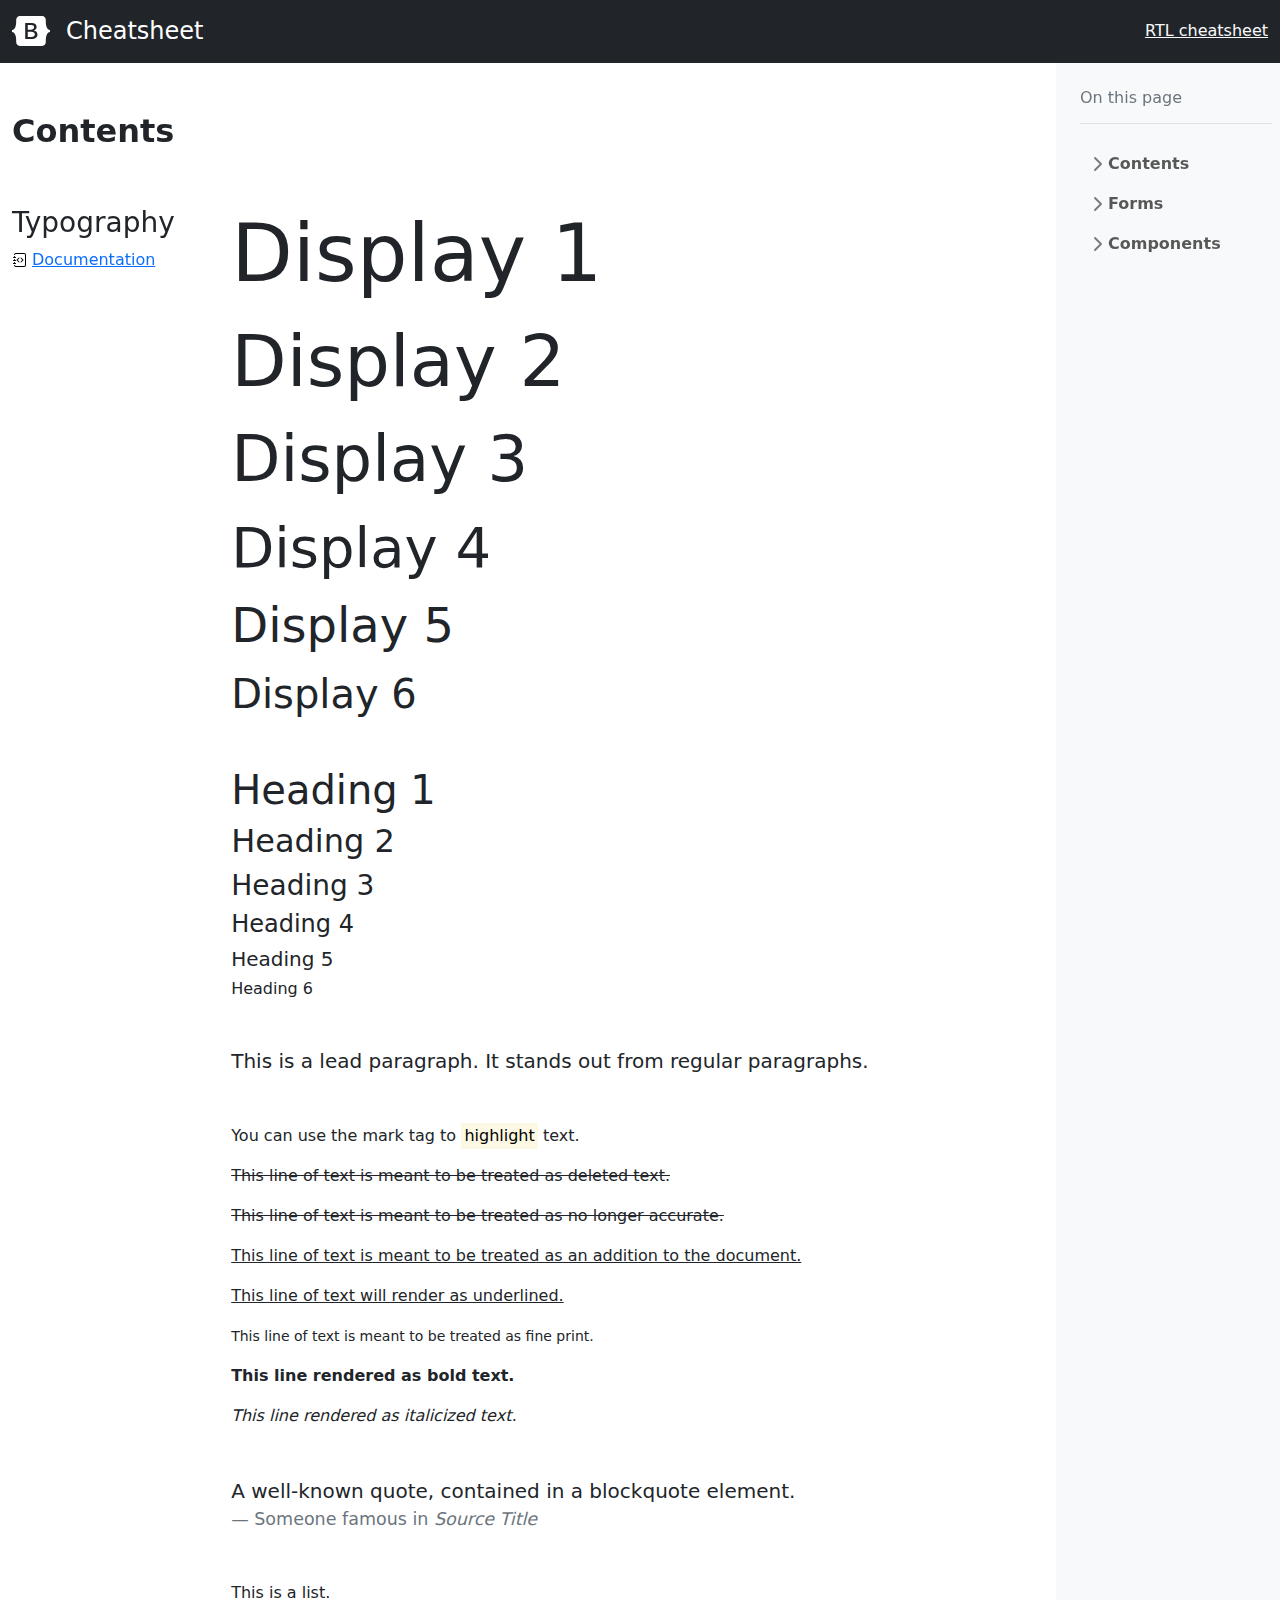
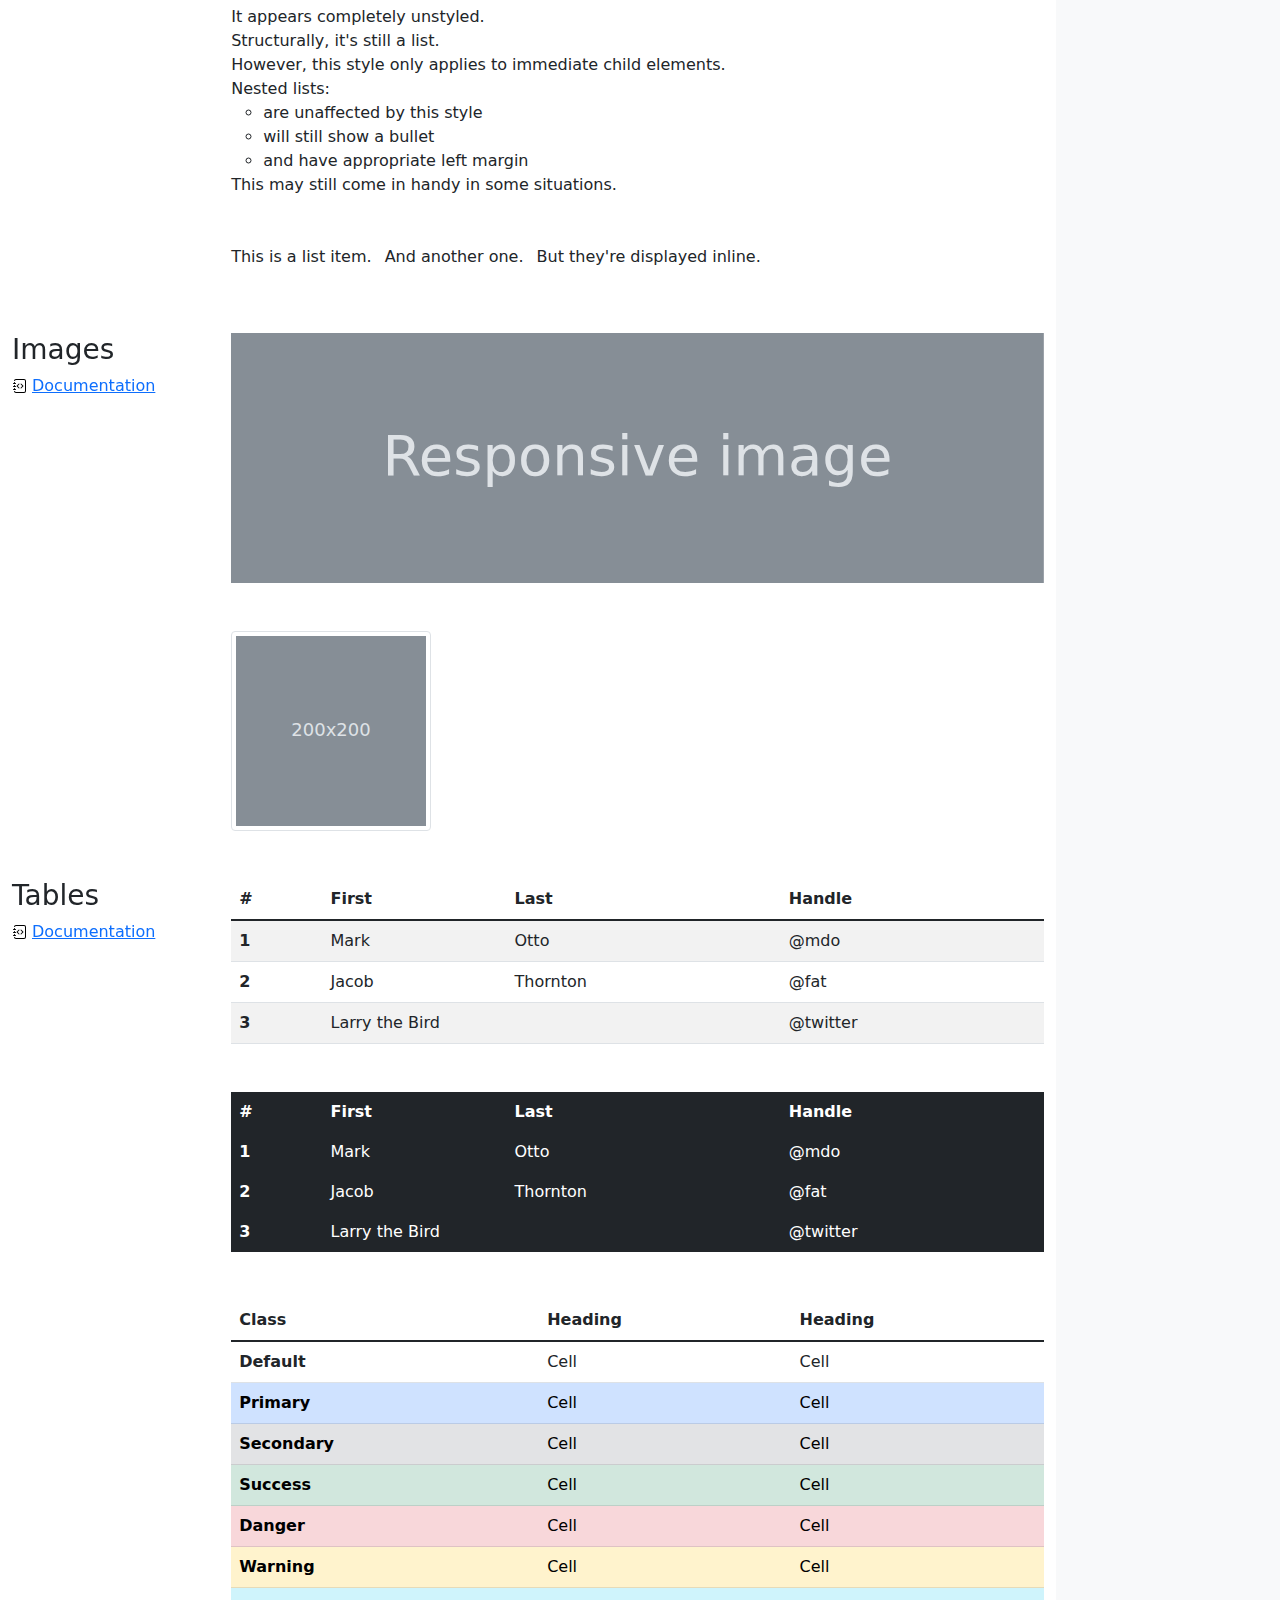
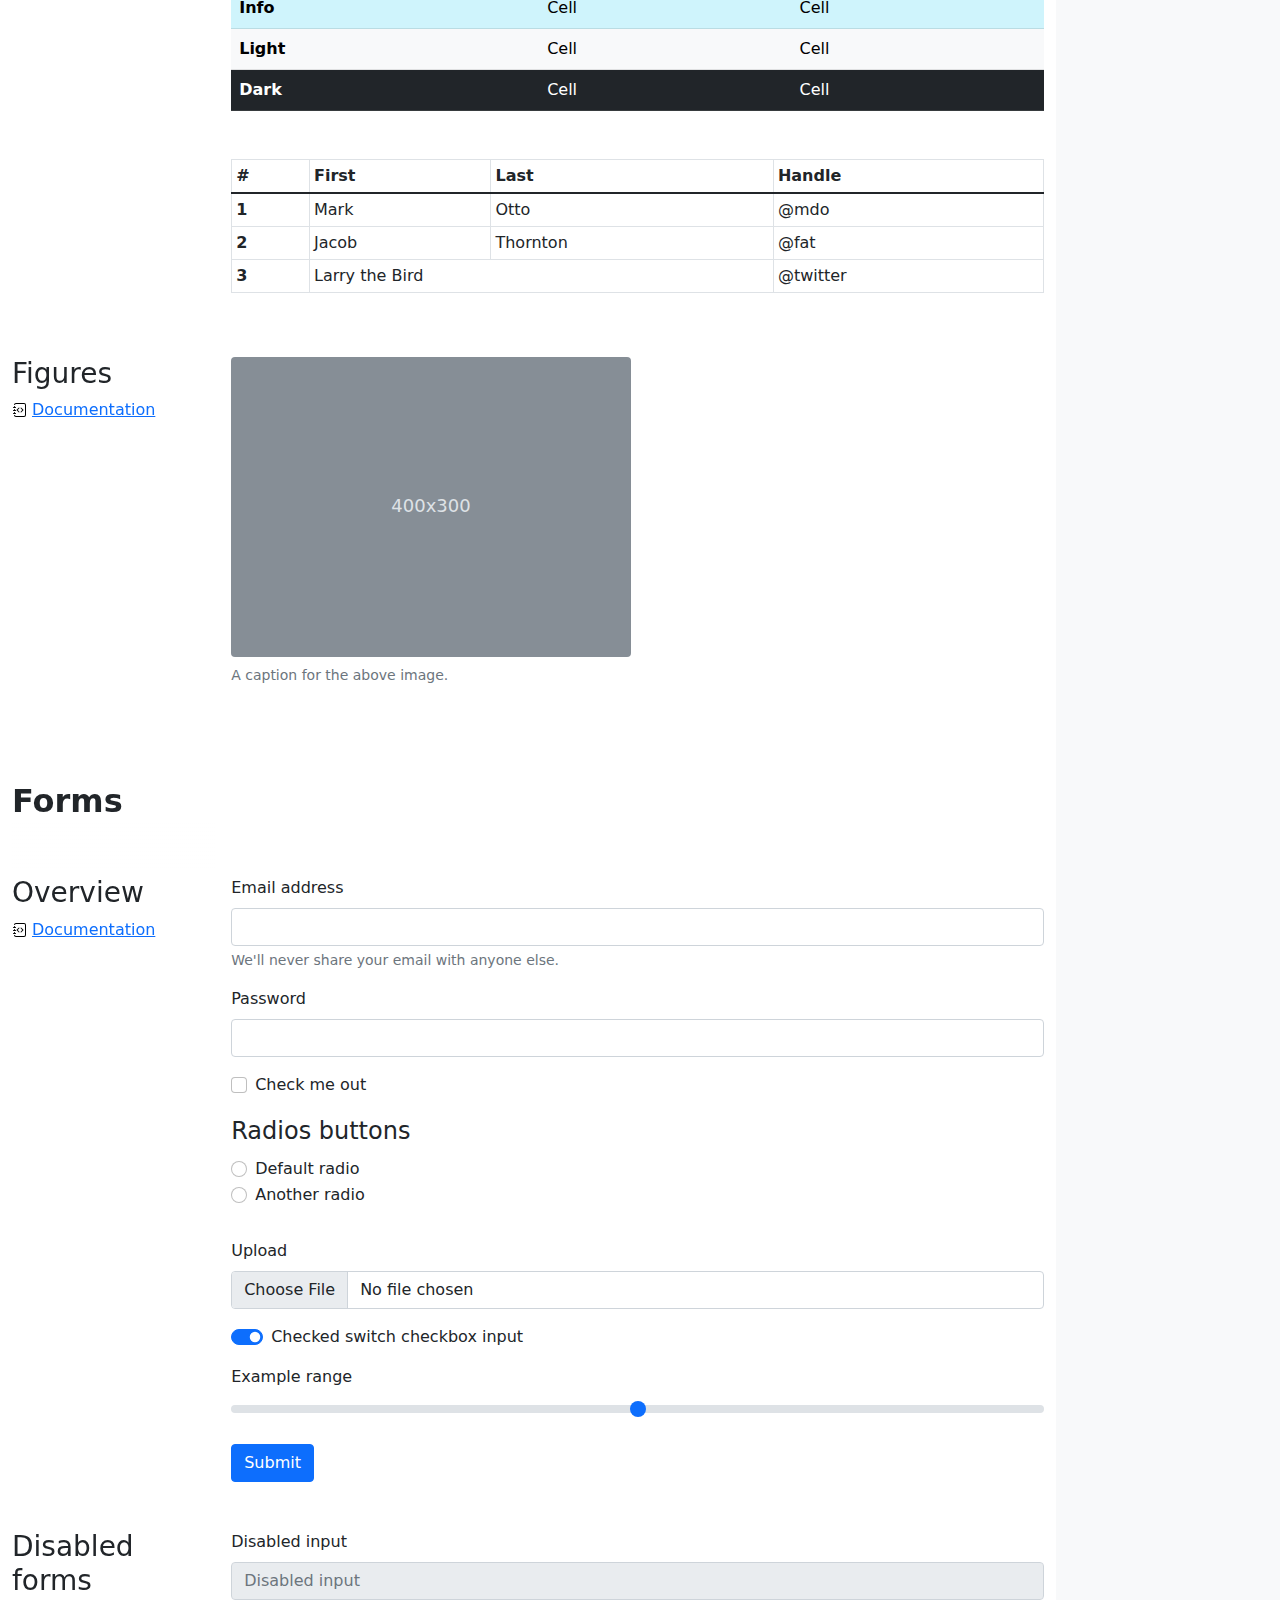
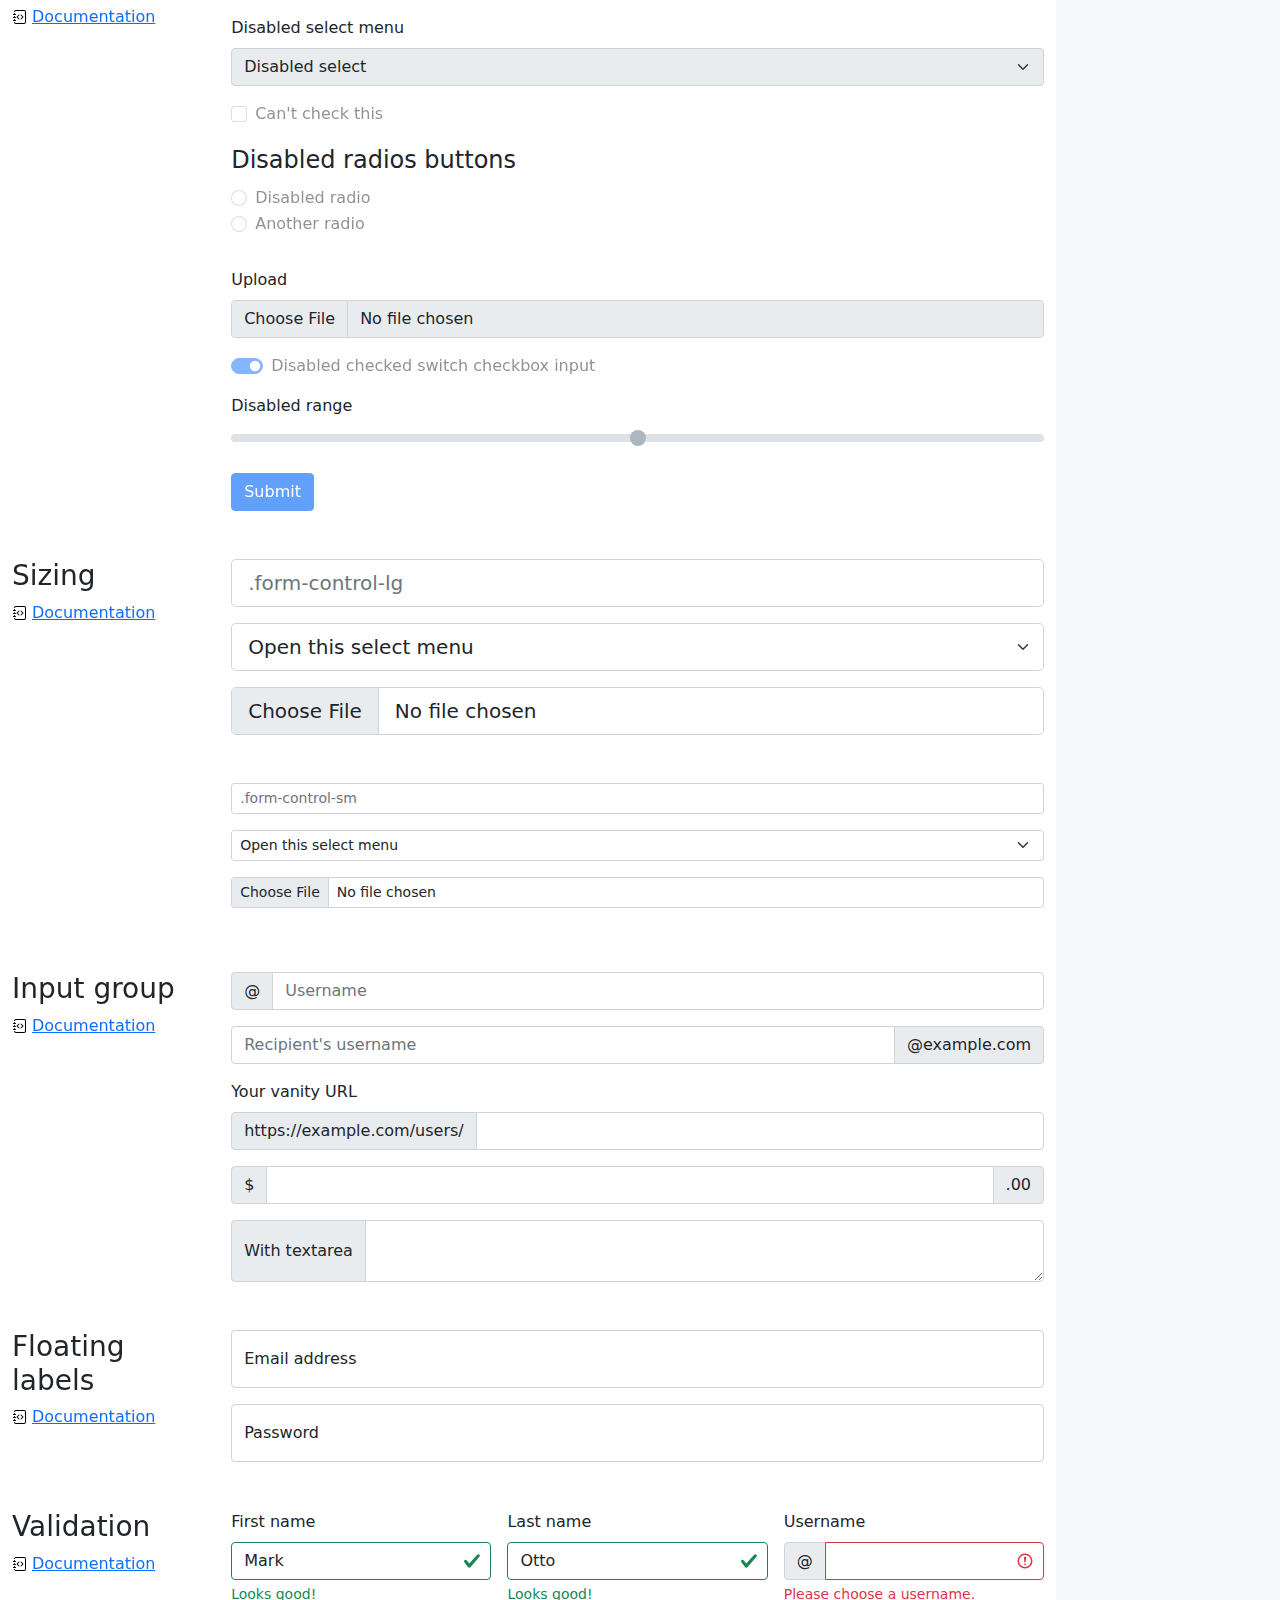
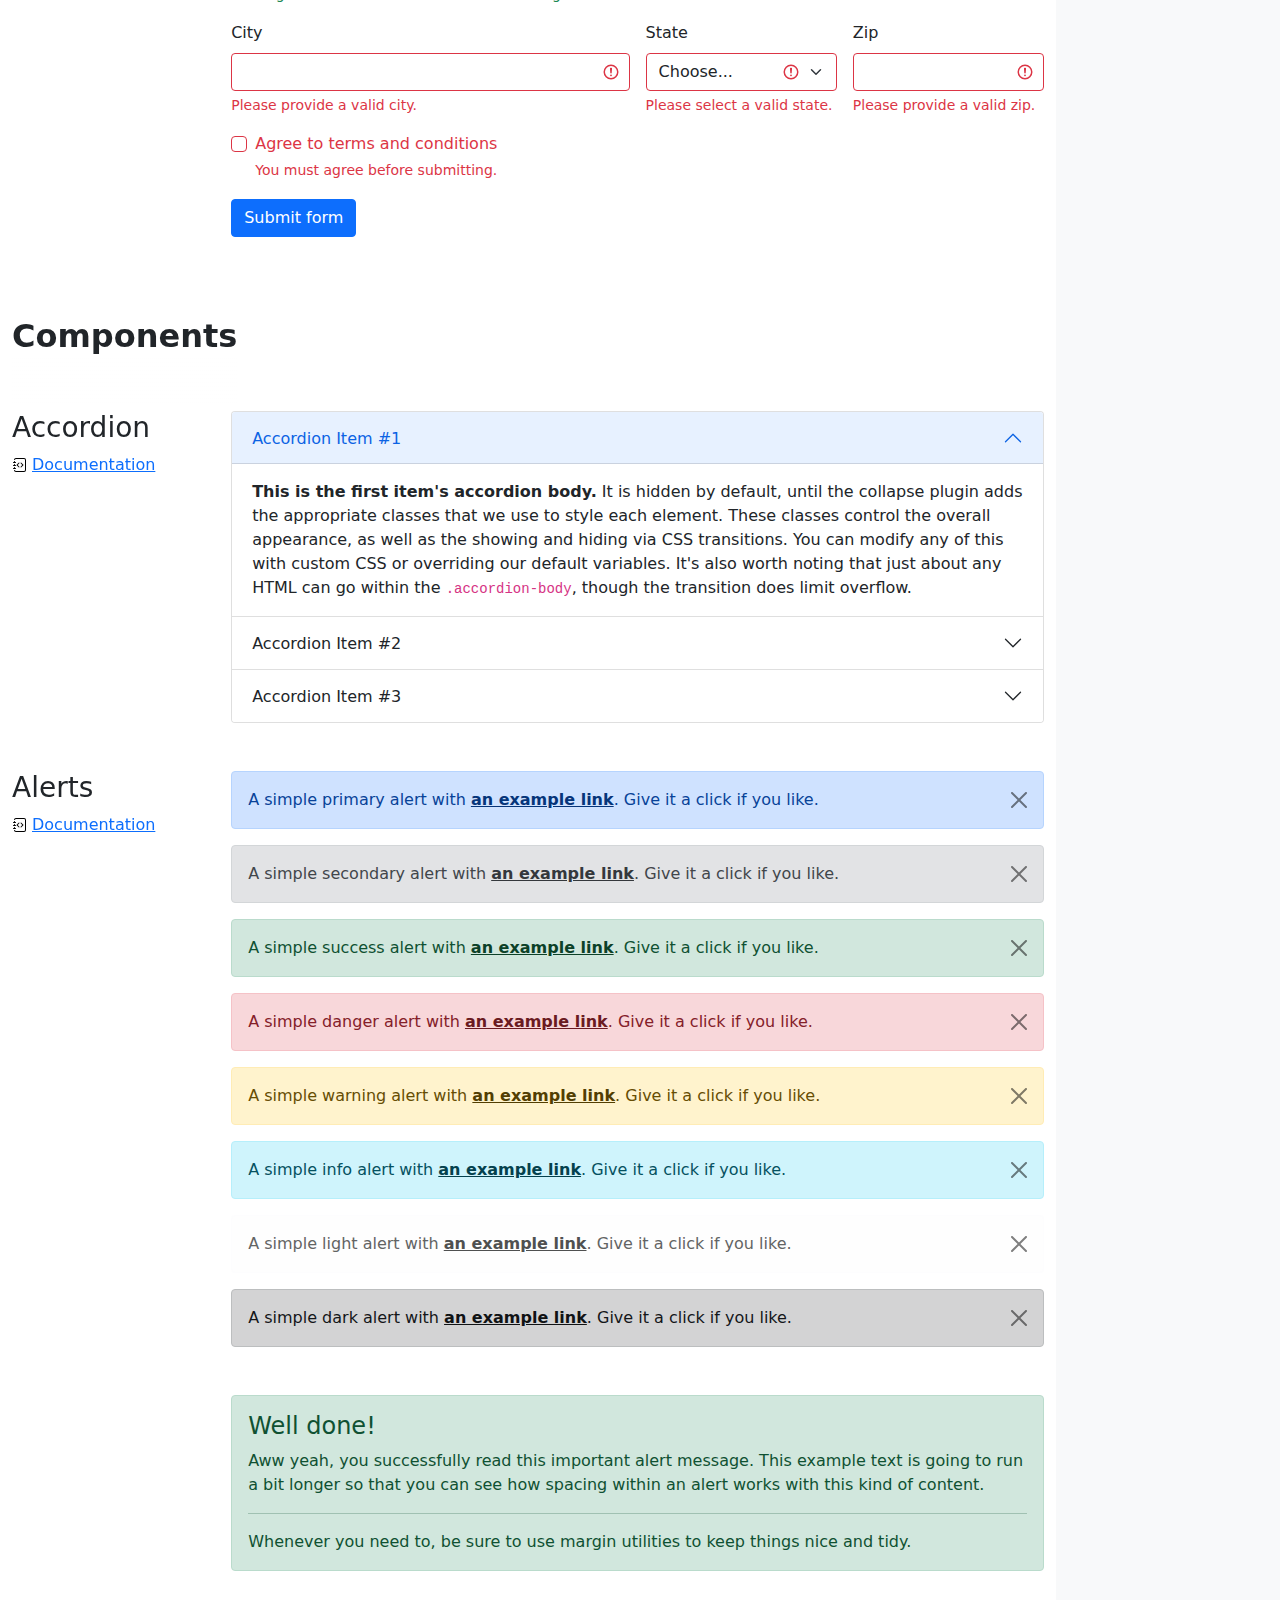
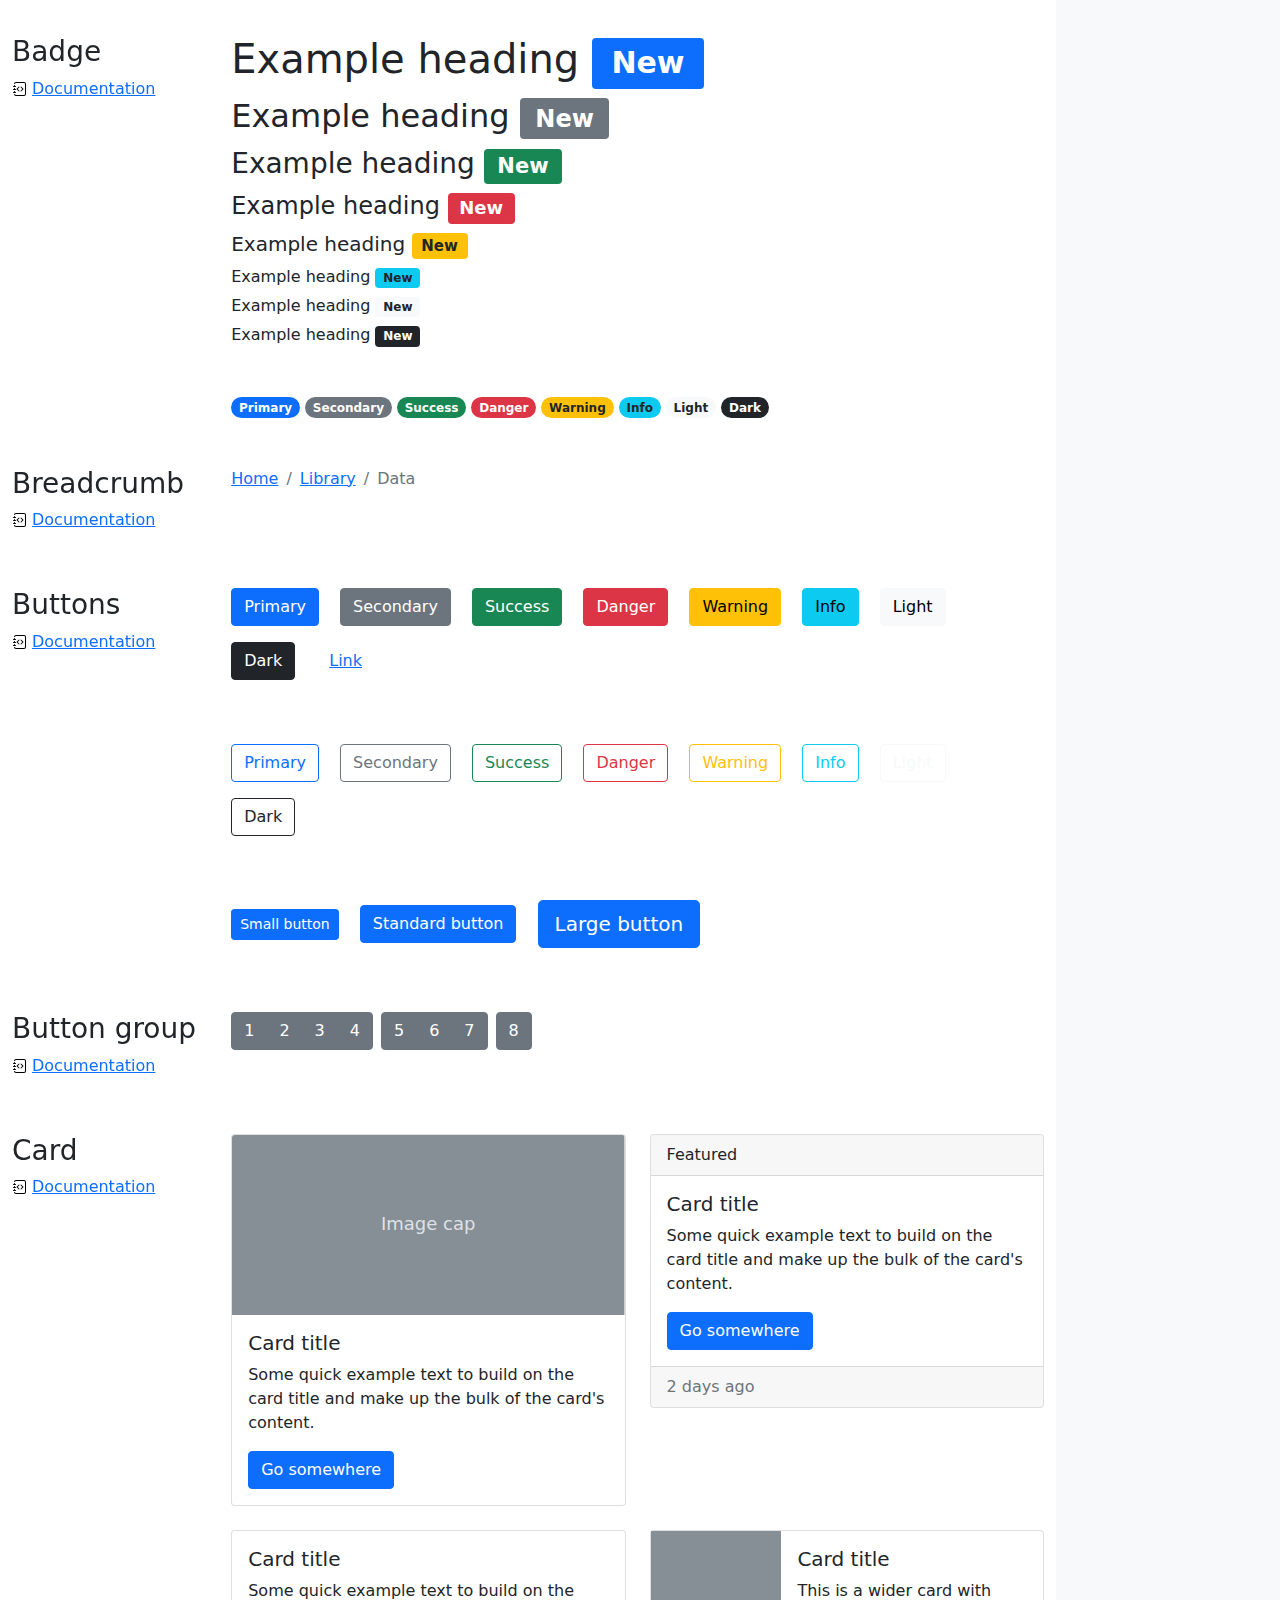
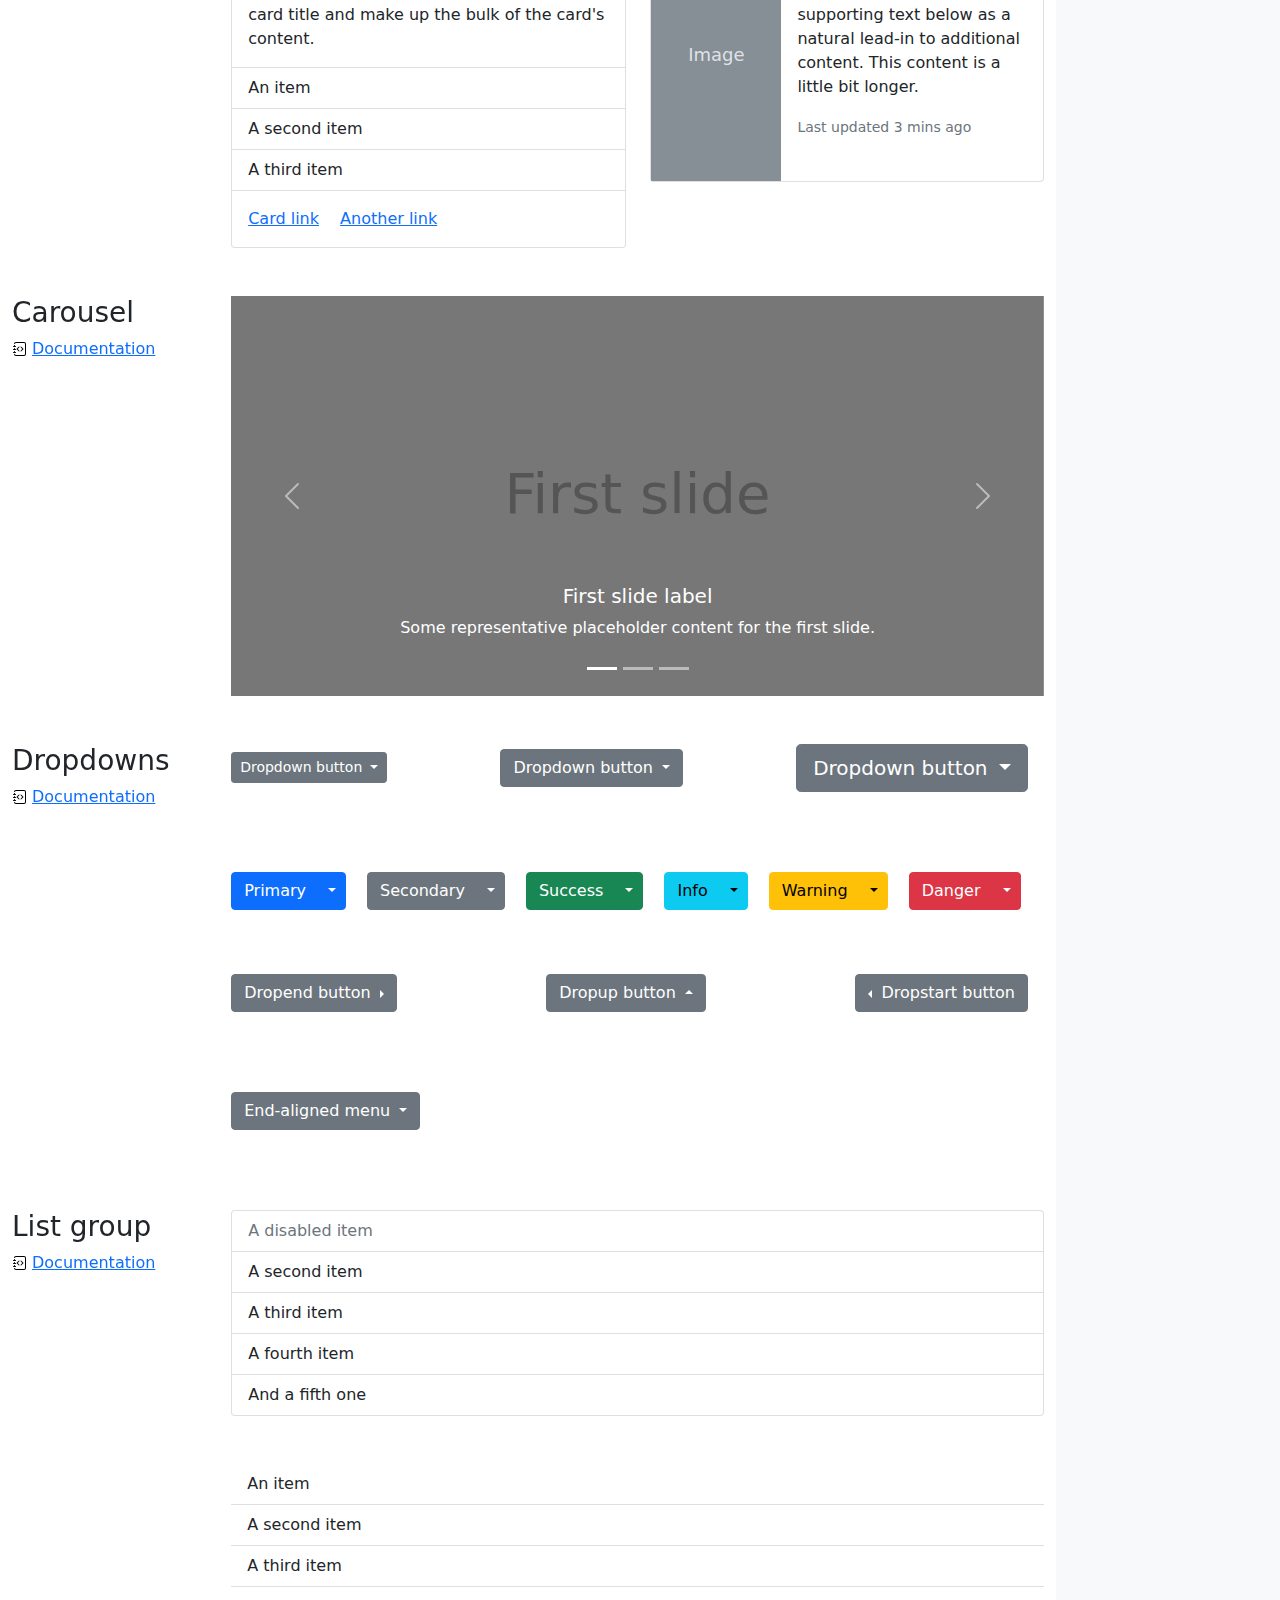
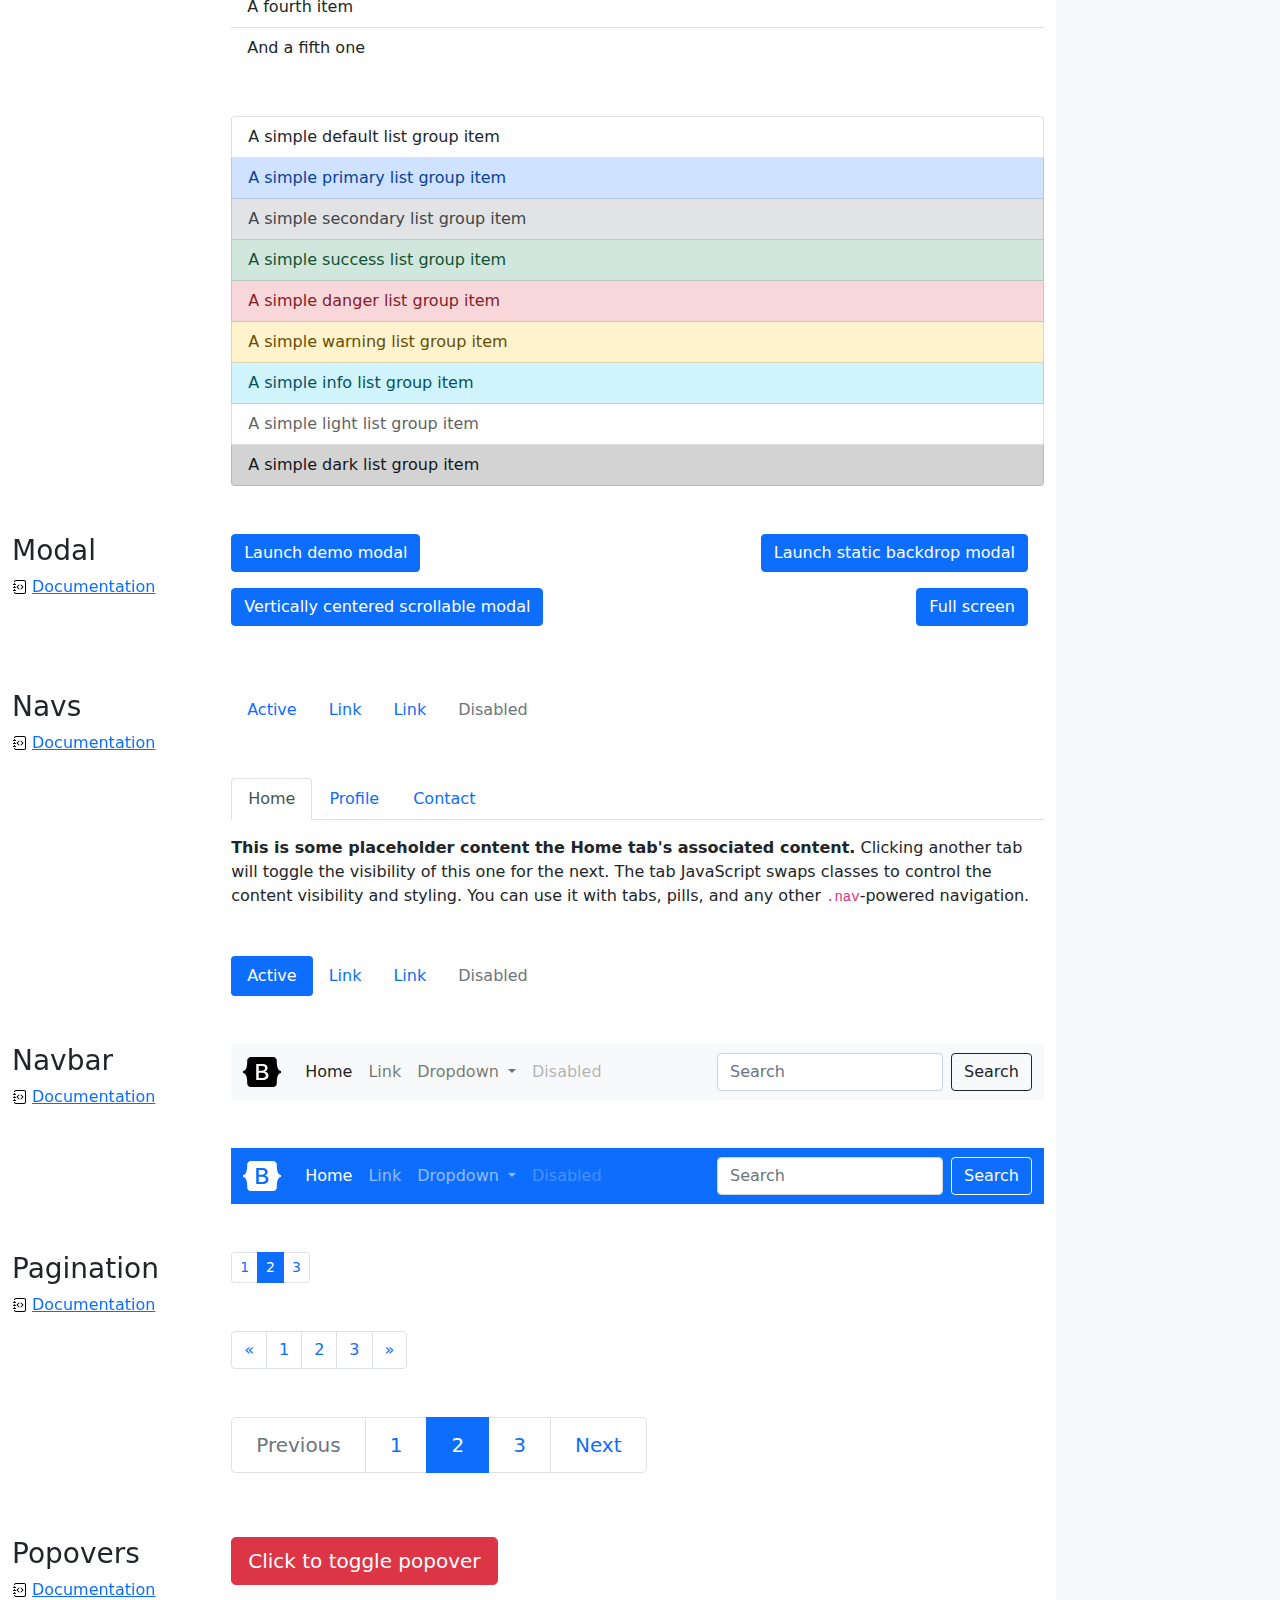
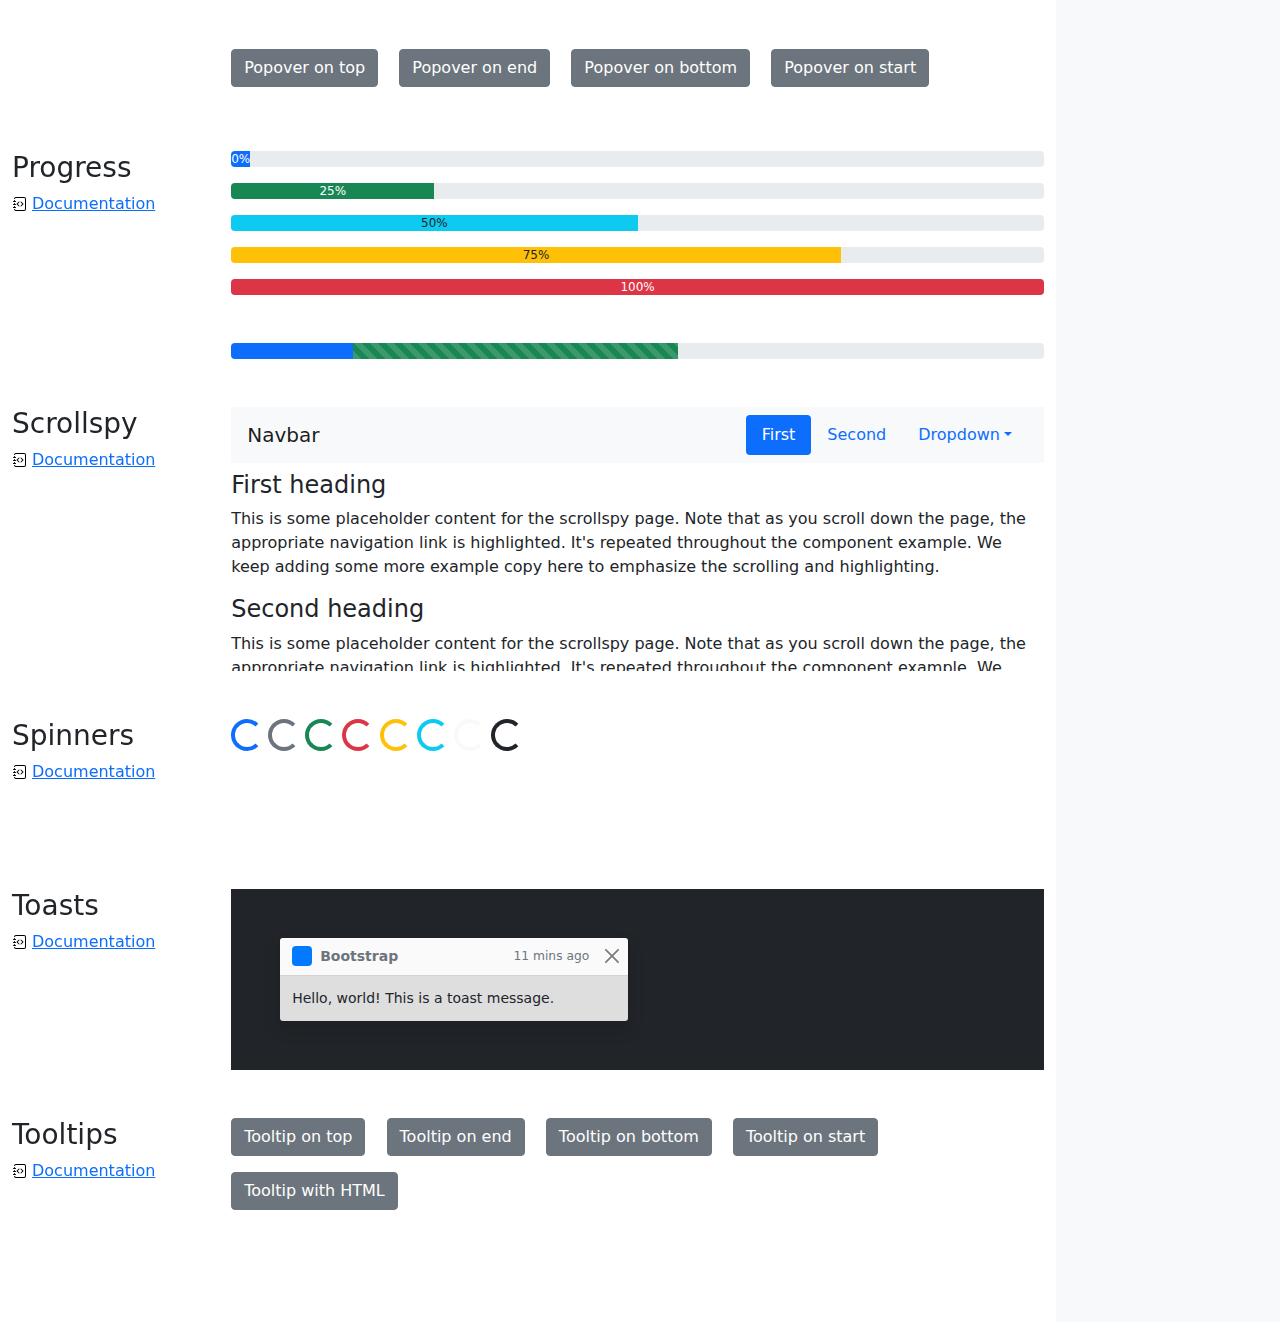
<file: FrontSideApp/bootstrap-5.1.3-examples/cheatsheet/index.html>
<!doctype html>
<html lang="en">
  <head>
    <meta charset="utf-8">
    <meta name="viewport" content="width=device-width, initial-scale=1">
    <meta name="description" content="">
    <meta name="author" content="Mark Otto, Jacob Thornton, and Bootstrap contributors">
    <meta name="generator" content="Hugo 0.88.1">
    <title>Cheatsheet · Bootstrap v5.1</title>

    <link rel="canonical" href="https://getbootstrap.com/docs/5.1/examples/cheatsheet/">

    

    <!-- Bootstrap core CSS -->
<link href="../assets/dist/css/bootstrap.min.css" rel="stylesheet">

    <style>
      .bd-placeholder-img {
        font-size: 1.125rem;
        text-anchor: middle;
        -webkit-user-select: none;
        -moz-user-select: none;
        user-select: none;
      }

      @media (min-width: 768px) {
        .bd-placeholder-img-lg {
          font-size: 3.5rem;
        }
      }
    </style>

    
    <!-- Custom styles for this template -->
    <link href="cheatsheet.css" rel="stylesheet">
  </head>
  <body class="bg-light">
    
<header class="bd-header bg-dark py-3 d-flex align-items-stretch border-bottom border-dark">
  <div class="container-fluid d-flex align-items-center">
    <h1 class="d-flex align-items-center fs-4 text-white mb-0">
      <img src="../assets/brand/bootstrap-logo-white.svg" width="38" height="30" class="me-3" alt="Bootstrap">
      Cheatsheet
    </h1>
    <a href="../examples/cheatsheet-rtl/" class="ms-auto link-light" hreflang="ar">RTL cheatsheet</a>
  </div>
</header>
<aside class="bd-aside sticky-xl-top text-muted align-self-start mb-3 mb-xl-5 px-2">
  <h2 class="h6 pt-4 pb-3 mb-4 border-bottom">On this page</h2>
  <nav class="small" id="toc">
    <ul class="list-unstyled">
      <li class="my-2">
        <button class="btn d-inline-flex align-items-center collapsed" data-bs-toggle="collapse" aria-expanded="false" data-bs-target="#contents-collapse" aria-controls="contents-collapse">Contents</button>
        <ul class="list-unstyled ps-3 collapse" id="contents-collapse">
          <li><a class="d-inline-flex align-items-center rounded" href="#typography">Typography</a></li>
          <li><a class="d-inline-flex align-items-center rounded" href="#images">Images</a></li>
          <li><a class="d-inline-flex align-items-center rounded" href="#tables">Tables</a></li>
          <li><a class="d-inline-flex align-items-center rounded" href="#figures">Figures</a></li>
        </ul>
      </li>
      <li class="my-2">
        <button class="btn d-inline-flex align-items-center collapsed" data-bs-toggle="collapse" aria-expanded="false" data-bs-target="#forms-collapse" aria-controls="forms-collapse">Forms</button>
        <ul class="list-unstyled ps-3 collapse" id="forms-collapse">
          <li><a class="d-inline-flex align-items-center rounded" href="#overview">Overview</a></li>
          <li><a class="d-inline-flex align-items-center rounded" href="#disabled-forms">Disabled forms</a></li>
          <li><a class="d-inline-flex align-items-center rounded" href="#sizing">Sizing</a></li>
          <li><a class="d-inline-flex align-items-center rounded" href="#input-group">Input group</a></li>
          <li><a class="d-inline-flex align-items-center rounded" href="#floating-labels">Floating labels</a></li>
          <li><a class="d-inline-flex align-items-center rounded" href="#validation">Validation</a></li>
        </ul>
      </li>
      <li class="my-2">
        <button class="btn d-inline-flex align-items-center collapsed" data-bs-toggle="collapse" aria-expanded="false" data-bs-target="#components-collapse" aria-controls="components-collapse">Components</button>
        <ul class="list-unstyled ps-3 collapse" id="components-collapse">
          <li><a class="d-inline-flex align-items-center rounded" href="#accordion">Accordion</a></li>
          <li><a class="d-inline-flex align-items-center rounded" href="#alerts">Alerts</a></li>
          <li><a class="d-inline-flex align-items-center rounded" href="#badge">Badge</a></li>
          <li><a class="d-inline-flex align-items-center rounded" href="#breadcrumb">Breadcrumb</a></li>
          <li><a class="d-inline-flex align-items-center rounded" href="#buttons">Buttons</a></li>
          <li><a class="d-inline-flex align-items-center rounded" href="#button-group">Button group</a></li>
          <li><a class="d-inline-flex align-items-center rounded" href="#card">Card</a></li>
          <li><a class="d-inline-flex align-items-center rounded" href="#carousel">Carousel</a></li>
          <li><a class="d-inline-flex align-items-center rounded" href="#dropdowns">Dropdowns</a></li>
          <li><a class="d-inline-flex align-items-center rounded" href="#list-group">List group</a></li>
          <li><a class="d-inline-flex align-items-center rounded" href="#modal">Modal</a></li>
          <li><a class="d-inline-flex align-items-center rounded" href="#navs">Navs</a></li>
          <li><a class="d-inline-flex align-items-center rounded" href="#navbar">Navbar</a></li>
          <li><a class="d-inline-flex align-items-center rounded" href="#pagination">Pagination</a></li>
          <li><a class="d-inline-flex align-items-center rounded" href="#popovers">Popovers</a></li>
          <li><a class="d-inline-flex align-items-center rounded" href="#progress">Progress</a></li>
          <li><a class="d-inline-flex align-items-center rounded" href="#scrollspy">Scrollspy</a></li>
          <li><a class="d-inline-flex align-items-center rounded" href="#spinners">Spinners</a></li>
          <li><a class="d-inline-flex align-items-center rounded" href="#toasts">Toasts</a></li>
          <li><a class="d-inline-flex align-items-center rounded" href="#tooltips">Tooltips</a></li>
        </ul>
      </li>
    </ul>
  </nav>
</aside>
<div class="bd-cheatsheet container-fluid bg-body">
  <section id="content">
    <h2 class="sticky-xl-top fw-bold pt-3 pt-xl-5 pb-2 pb-xl-3">Contents</h2>

    <article class="my-3" id="typography">
      <div class="bd-heading sticky-xl-top align-self-start mt-5 mb-3 mt-xl-0 mb-xl-2">
        <h3>Typography</h3>
        <a class="d-flex align-items-center" href="../content/typography/">Documentation</a>
      </div>

      <div>
        <div class="bd-example">
        <p class="display-1">Display 1</p>
        <p class="display-2">Display 2</p>
        <p class="display-3">Display 3</p>
        <p class="display-4">Display 4</p>
        <p class="display-5">Display 5</p>
        <p class="display-6">Display 6</p>
        </div>

        <div class="bd-example">
        <p class="h1">Heading 1</p>
        <p class="h2">Heading 2</p>
        <p class="h3">Heading 3</p>
        <p class="h4">Heading 4</p>
        <p class="h5">Heading 5</p>
        <p class="h6">Heading 6</p>
        </div>

        <div class="bd-example">
        <p class="lead">
          This is a lead paragraph. It stands out from regular paragraphs.
        </p>
        </div>

        <div class="bd-example">
        <p>You can use the mark tag to <mark>highlight</mark> text.</p>
        <p><del>This line of text is meant to be treated as deleted text.</del></p>
        <p><s>This line of text is meant to be treated as no longer accurate.</s></p>
        <p><ins>This line of text is meant to be treated as an addition to the document.</ins></p>
        <p><u>This line of text will render as underlined.</u></p>
        <p><small>This line of text is meant to be treated as fine print.</small></p>
        <p><strong>This line rendered as bold text.</strong></p>
        <p><em>This line rendered as italicized text.</em></p>
        </div>

        <div class="bd-example">
        <blockquote class="blockquote">
          <p>A well-known quote, contained in a blockquote element.</p>
          <footer class="blockquote-footer">Someone famous in <cite title="Source Title">Source Title</cite></footer>
        </blockquote>
        </div>

        <div class="bd-example">
        <ul class="list-unstyled">
          <li>This is a list.</li>
          <li>It appears completely unstyled.</li>
          <li>Structurally, it's still a list.</li>
          <li>However, this style only applies to immediate child elements.</li>
          <li>Nested lists:
            <ul>
              <li>are unaffected by this style</li>
              <li>will still show a bullet</li>
              <li>and have appropriate left margin</li>
            </ul>
          </li>
          <li>This may still come in handy in some situations.</li>
        </ul>
        </div>

        <div class="bd-example">
        <ul class="list-inline">
          <li class="list-inline-item">This is a list item.</li>
          <li class="list-inline-item">And another one.</li>
          <li class="list-inline-item">But they're displayed inline.</li>
        </ul>
        </div>
      </div>
    </article>
    <article class="my-3" id="images">
      <div class="bd-heading sticky-xl-top align-self-start mt-5 mb-3 mt-xl-0 mb-xl-2">
        <h3>Images</h3>
        <a class="d-flex align-items-center" href="../content/images/">Documentation</a>
      </div>

      <div>
        <div class="bd-example">
        <svg class="bd-placeholder-img bd-placeholder-img-lg img-fluid" width="100%" height="250" xmlns="http://www.w3.org/2000/svg" role="img" aria-label="Placeholder: Responsive image" preserveAspectRatio="xMidYMid slice" focusable="false"><title>Placeholder</title><rect width="100%" height="100%" fill="#868e96"/><text x="50%" y="50%" fill="#dee2e6" dy=".3em">Responsive image</text></svg>

        </div>

        <div class="bd-example">
        <svg class="bd-placeholder-img img-thumbnail" width="200" height="200" xmlns="http://www.w3.org/2000/svg" role="img" aria-label="A generic square placeholder image with a white border around it, making it resemble a photograph taken with an old instant camera: 200x200" preserveAspectRatio="xMidYMid slice" focusable="false"><title>A generic square placeholder image with a white border around it, making it resemble a photograph taken with an old instant camera</title><rect width="100%" height="100%" fill="#868e96"/><text x="50%" y="50%" fill="#dee2e6" dy=".3em">200x200</text></svg>

        </div>
      </div>
    </article>
    <article class="my-3" id="tables">
      <div class="bd-heading sticky-xl-top align-self-start mt-5 mb-3 mt-xl-0 mb-xl-2">
        <h3>Tables</h3>
        <a class="d-flex align-items-center" href="../content/tables/">Documentation</a>
      </div>

      <div>
        <div class="bd-example">
        <table class="table table-striped">
          <thead>
          <tr>
            <th scope="col">#</th>
            <th scope="col">First</th>
            <th scope="col">Last</th>
            <th scope="col">Handle</th>
          </tr>
          </thead>
          <tbody>
          <tr>
            <th scope="row">1</th>
            <td>Mark</td>
            <td>Otto</td>
            <td>@mdo</td>
          </tr>
          <tr>
            <th scope="row">2</th>
            <td>Jacob</td>
            <td>Thornton</td>
            <td>@fat</td>
          </tr>
          <tr>
            <th scope="row">3</th>
            <td colspan="2">Larry the Bird</td>
            <td>@twitter</td>
          </tr>
          </tbody>
        </table>
        </div>

        <div class="bd-example">
        <table class="table table-dark table-borderless">
          <thead>
          <tr>
            <th scope="col">#</th>
            <th scope="col">First</th>
            <th scope="col">Last</th>
            <th scope="col">Handle</th>
          </tr>
          </thead>
          <tbody>
          <tr>
            <th scope="row">1</th>
            <td>Mark</td>
            <td>Otto</td>
            <td>@mdo</td>
          </tr>
          <tr>
            <th scope="row">2</th>
            <td>Jacob</td>
            <td>Thornton</td>
            <td>@fat</td>
          </tr>
          <tr>
            <th scope="row">3</th>
            <td colspan="2">Larry the Bird</td>
            <td>@twitter</td>
          </tr>
          </tbody>
        </table>
        </div>

        <div class="bd-example">
        <table class="table table-hover">
          <thead>
          <tr>
            <th scope="col">Class</th>
            <th scope="col">Heading</th>
            <th scope="col">Heading</th>
          </tr>
          </thead>
          <tbody>
          <tr>
            <th scope="row">Default</th>
            <td>Cell</td>
            <td>Cell</td>
          </tr>
          
          <tr class="table-primary">
            <th scope="row">Primary</th>
            <td>Cell</td>
            <td>Cell</td>
          </tr>
          <tr class="table-secondary">
            <th scope="row">Secondary</th>
            <td>Cell</td>
            <td>Cell</td>
          </tr>
          <tr class="table-success">
            <th scope="row">Success</th>
            <td>Cell</td>
            <td>Cell</td>
          </tr>
          <tr class="table-danger">
            <th scope="row">Danger</th>
            <td>Cell</td>
            <td>Cell</td>
          </tr>
          <tr class="table-warning">
            <th scope="row">Warning</th>
            <td>Cell</td>
            <td>Cell</td>
          </tr>
          <tr class="table-info">
            <th scope="row">Info</th>
            <td>Cell</td>
            <td>Cell</td>
          </tr>
          <tr class="table-light">
            <th scope="row">Light</th>
            <td>Cell</td>
            <td>Cell</td>
          </tr>
          <tr class="table-dark">
            <th scope="row">Dark</th>
            <td>Cell</td>
            <td>Cell</td>
          </tr>
          </tbody>
        </table>
        </div>

        <div class="bd-example">
        <table class="table table-sm table-bordered">
          <thead>
          <tr>
            <th scope="col">#</th>
            <th scope="col">First</th>
            <th scope="col">Last</th>
            <th scope="col">Handle</th>
          </tr>
          </thead>
          <tbody>
          <tr>
            <th scope="row">1</th>
            <td>Mark</td>
            <td>Otto</td>
            <td>@mdo</td>
          </tr>
          <tr>
            <th scope="row">2</th>
            <td>Jacob</td>
            <td>Thornton</td>
            <td>@fat</td>
          </tr>
          <tr>
            <th scope="row">3</th>
            <td colspan="2">Larry the Bird</td>
            <td>@twitter</td>
          </tr>
          </tbody>
        </table>
        </div>
      </div>
    </article>
    <article class="my-3" id="figures">
      <div class="bd-heading sticky-xl-top align-self-start mt-5 mb-3 mt-xl-0 mb-xl-2">
        <h3>Figures</h3>
        <a class="d-flex align-items-center" href="../content/figures/">Documentation</a>
      </div>

      <div>
        <div class="bd-example">
        <figure class="figure">
          <svg class="bd-placeholder-img figure-img img-fluid rounded" width="400" height="300" xmlns="http://www.w3.org/2000/svg" role="img" aria-label="Placeholder: 400x300" preserveAspectRatio="xMidYMid slice" focusable="false"><title>Placeholder</title><rect width="100%" height="100%" fill="#868e96"/><text x="50%" y="50%" fill="#dee2e6" dy=".3em">400x300</text></svg>

          <figcaption class="figure-caption">A caption for the above image.</figcaption>
        </figure>
        </div>
      </div>
    </article>
  </section>

  <section id="forms">
    <h2 class="sticky-xl-top fw-bold pt-3 pt-xl-5 pb-2 pb-xl-3">Forms</h2>

    <article class="my-3" id="overview">
      <div class="bd-heading sticky-xl-top align-self-start mt-5 mb-3 mt-xl-0 mb-xl-2">
        <h3>Overview</h3>
        <a class="d-flex align-items-center" href="../forms/overview/">Documentation</a>
      </div>

      <div>
        <div class="bd-example">
        <form>
          <div class="mb-3">
            <label for="exampleInputEmail1" class="form-label">Email address</label>
            <input type="email" class="form-control" id="exampleInputEmail1" aria-describedby="emailHelp">
            <div id="emailHelp" class="form-text">We'll never share your email with anyone else.</div>
          </div>
          <div class="mb-3">
            <label for="exampleInputPassword1" class="form-label">Password</label>
            <input type="password" class="form-control" id="exampleInputPassword1">
          </div>
          <div class="mb-3 form-check">
            <input type="checkbox" class="form-check-input" id="exampleCheck1">
            <label class="form-check-label" for="exampleCheck1">Check me out</label>
          </div>
          <fieldset class="mb-3">
            <legend>Radios buttons</legend>
            <div class="form-check">
              <input type="radio" name="radios" class="form-check-input" id="exampleRadio1">
              <label class="form-check-label" for="exampleRadio1">Default radio</label>
            </div>
            <div class="mb-3 form-check">
              <input type="radio" name="radios" class="form-check-input" id="exampleRadio2">
              <label class="form-check-label" for="exampleRadio2">Another radio</label>
            </div>
          </fieldset>
          <div class="mb-3">
            <label class="form-label" for="customFile">Upload</label>
            <input type="file" class="form-control" id="customFile">
          </div>
          <div class="mb-3 form-check form-switch">
            <input class="form-check-input" type="checkbox" role="switch" id="flexSwitchCheckChecked" checked>
            <label class="form-check-label" for="flexSwitchCheckChecked">Checked switch checkbox input</label>
          </div>
          <div class="mb-3">
            <label for="customRange3" class="form-label">Example range</label>
            <input type="range" class="form-range" min="0" max="5" step="0.5" id="customRange3">
          </div>
          <button type="submit" class="btn btn-primary">Submit</button>
        </form>
        </div>
      </div>
    </article>
    <article class="my-3" id="disabled-forms">
      <div class="bd-heading sticky-xl-top align-self-start mt-5 mb-3 mt-xl-0 mb-xl-2">
        <h3>Disabled forms</h3>
        <a class="d-flex align-items-center" href="../forms/overview/#disabled-forms">Documentation</a>
      </div>

      <div>
        <div class="bd-example">
        <form>
          <fieldset disabled aria-label="Disabled fieldset example">
            <div class="mb-3">
              <label for="disabledTextInput" class="form-label">Disabled input</label>
              <input type="text" id="disabledTextInput" class="form-control" placeholder="Disabled input">
            </div>
            <div class="mb-3">
              <label for="disabledSelect" class="form-label">Disabled select menu</label>
              <select id="disabledSelect" class="form-select">
                <option>Disabled select</option>
              </select>
            </div>
            <div class="mb-3">
              <div class="form-check">
                <input class="form-check-input" type="checkbox" id="disabledFieldsetCheck" disabled>
                <label class="form-check-label" for="disabledFieldsetCheck">
                  Can't check this
                </label>
              </div>
            </div>
            <fieldset class="mb-3">
              <legend>Disabled radios buttons</legend>
              <div class="form-check">
                <input type="radio" name="radios" class="form-check-input" id="disabledRadio1" disabled>
                <label class="form-check-label" for="disabledRadio1">Disabled radio</label>
              </div>
              <div class="mb-3 form-check">
                <input type="radio" name="radios" class="form-check-input" id="disabledRadio2" disabled>
                <label class="form-check-label" for="disabledRadio2">Another radio</label>
              </div>
            </fieldset>
            <div class="mb-3">
              <label class="form-label" for="disabledCustomFile">Upload</label>
              <input type="file" class="form-control" id="disabledCustomFile" disabled>
            </div>
            <div class="mb-3 form-check form-switch">
              <input class="form-check-input" type="checkbox" role="switch" id="disabledSwitchCheckChecked" checked disabled>
              <label class="form-check-label" for="disabledSwitchCheckChecked">Disabled checked switch checkbox input</label>
            </div>
            <div class="mb-3">
              <label for="disabledRange" class="form-label">Disabled range</label>
              <input type="range" class="form-range" min="0" max="5" step="0.5" id="disabledRange">
            </div>
            <button type="submit" class="btn btn-primary">Submit</button>
          </fieldset>
        </form>
        </div>
      </div>
    </article>
    <article class="my-3" id="sizing">
      <div class="bd-heading sticky-xl-top align-self-start mt-5 mb-3 mt-xl-0 mb-xl-2">
        <h3>Sizing</h3>
        <a class="d-flex align-items-center" href="../forms/form-control/#sizing">Documentation</a>
      </div>

      <div>
        <div class="bd-example">
        <div class="mb-3">
          <input class="form-control form-control-lg" type="text" placeholder=".form-control-lg" aria-label=".form-control-lg example">
        </div>
        <div class="mb-3">
          <select class="form-select form-select-lg mb-3" aria-label=".form-select-lg example">
            <option selected>Open this select menu</option>
            <option value="1">One</option>
            <option value="2">Two</option>
            <option value="3">Three</option>
          </select>
        </div>
        <div class="mb-3">
          <input type="file" class="form-control form-control-lg" aria-label="Large file input example">
        </div>
        </div>

        <div class="bd-example">
        <div class="mb-3">
          <input class="form-control form-control-sm" type="text" placeholder=".form-control-sm" aria-label=".form-control-sm example">
        </div>
        <div class="mb-3">
          <select class="form-select form-select-sm" aria-label=".form-select-sm example">
            <option selected>Open this select menu</option>
            <option value="1">One</option>
            <option value="2">Two</option>
            <option value="3">Three</option>
          </select>
        </div>
        <div class="mb-3">
          <input type="file" class="form-control form-control-sm" aria-label="Small file input example">
        </div>
        </div>
      </div>
    </article>
    <article class="my-3" id="input-group">
      <div class="bd-heading sticky-xl-top align-self-start mt-5 mb-3 mt-xl-0 mb-xl-2">
        <h3>Input group</h3>
        <a class="d-flex align-items-center" href="../forms/input-group/">Documentation</a>
      </div>

      <div>
        <div class="bd-example">
        <div class="input-group mb-3">
          <span class="input-group-text" id="basic-addon1">@</span>
          <input type="text" class="form-control" placeholder="Username" aria-label="Username" aria-describedby="basic-addon1">
        </div>
        <div class="input-group mb-3">
          <input type="text" class="form-control" placeholder="Recipient's username" aria-label="Recipient's username" aria-describedby="basic-addon2">
          <span class="input-group-text" id="basic-addon2">@example.com</span>
        </div>
        <label for="basic-url" class="form-label">Your vanity URL</label>
        <div class="input-group mb-3">
          <span class="input-group-text" id="basic-addon3">https://example.com/users/</span>
          <input type="text" class="form-control" id="basic-url" aria-describedby="basic-addon3">
        </div>
        <div class="input-group mb-3">
          <span class="input-group-text">$</span>
          <input type="text" class="form-control" aria-label="Amount (to the nearest dollar)">
          <span class="input-group-text">.00</span>
        </div>
        <div class="input-group">
          <span class="input-group-text">With textarea</span>
          <textarea class="form-control" aria-label="With textarea"></textarea>
        </div>
        </div>
      </div>
    </article>
    <article class="my-3" id="floating-labels">
      <div class="bd-heading sticky-xl-top align-self-start mt-5 mb-3 mt-xl-0 mb-xl-2">
        <h3>Floating labels</h3>
        <a class="d-flex align-items-center" href="../forms/floating-labels/">Documentation</a>
      </div>

      <div>
        <div class="bd-example">
        <form>
          <div class="form-floating mb-3">
            <input type="email" class="form-control" id="floatingInput" placeholder="name@example.com">
            <label for="floatingInput">Email address</label>
          </div>
          <div class="form-floating">
            <input type="password" class="form-control" id="floatingPassword" placeholder="Password">
            <label for="floatingPassword">Password</label>
          </div>
        </form>
        </div>
      </div>
    </article>
    <article class="my-3" id="validation">
      <div class="bd-heading sticky-xl-top align-self-start mt-5 mb-3 mt-xl-0 mb-xl-2">
        <h3>Validation</h3>
        <a class="d-flex align-items-center" href="../forms/validation/">Documentation</a>
      </div>

      <div>
        <div class="bd-example">
        <form class="row g-3">
          <div class="col-md-4">
            <label for="validationServer01" class="form-label">First name</label>
            <input type="text" class="form-control is-valid" id="validationServer01" value="Mark" required>
            <div class="valid-feedback">
              Looks good!
            </div>
          </div>
          <div class="col-md-4">
            <label for="validationServer02" class="form-label">Last name</label>
            <input type="text" class="form-control is-valid" id="validationServer02" value="Otto" required>
            <div class="valid-feedback">
              Looks good!
            </div>
          </div>
          <div class="col-md-4">
            <label for="validationServerUsername" class="form-label">Username</label>
            <div class="input-group has-validation">
              <span class="input-group-text" id="inputGroupPrepend3">@</span>
              <input type="text" class="form-control is-invalid" id="validationServerUsername" aria-describedby="inputGroupPrepend3" required>
              <div class="invalid-feedback">
                Please choose a username.
              </div>
            </div>
          </div>
          <div class="col-md-6">
            <label for="validationServer03" class="form-label">City</label>
            <input type="text" class="form-control is-invalid" id="validationServer03" required>
            <div class="invalid-feedback">
              Please provide a valid city.
            </div>
          </div>
          <div class="col-md-3">
            <label for="validationServer04" class="form-label">State</label>
            <select class="form-select is-invalid" id="validationServer04" required>
              <option selected disabled value="">Choose...</option>
              <option>...</option>
            </select>
            <div class="invalid-feedback">
              Please select a valid state.
            </div>
          </div>
          <div class="col-md-3">
            <label for="validationServer05" class="form-label">Zip</label>
            <input type="text" class="form-control is-invalid" id="validationServer05" required>
            <div class="invalid-feedback">
              Please provide a valid zip.
            </div>
          </div>
          <div class="col-12">
            <div class="form-check">
              <input class="form-check-input is-invalid" type="checkbox" value="" id="invalidCheck3" required>
              <label class="form-check-label" for="invalidCheck3">
                Agree to terms and conditions
              </label>
              <div class="invalid-feedback">
                You must agree before submitting.
              </div>
            </div>
          </div>
          <div class="col-12">
            <button class="btn btn-primary" type="submit">Submit form</button>
          </div>
        </form>
        </div>
      </div>
    </article>
  </section>

  <section id="components">
    <h2 class="sticky-xl-top fw-bold pt-3 pt-xl-5 pb-2 pb-xl-3">Components</h2>

    <article class="my-3" id="accordion">
      <div class="bd-heading sticky-xl-top align-self-start mt-5 mb-3 mt-xl-0 mb-xl-2">
        <h3>Accordion</h3>
        <a class="d-flex align-items-center" href="../components/accordion/">Documentation</a>
      </div>

      <div>
        <div class="bd-example">
        <div class="accordion" id="accordionExample">
          <div class="accordion-item">
            <h4 class="accordion-header" id="headingOne">
              <button class="accordion-button" type="button" data-bs-toggle="collapse" data-bs-target="#collapseOne" aria-expanded="true" aria-controls="collapseOne">
                Accordion Item #1
              </button>
            </h4>
            <div id="collapseOne" class="accordion-collapse collapse show" aria-labelledby="headingOne" data-bs-parent="#accordionExample">
              <div class="accordion-body">
                <strong>This is the first item's accordion body.</strong> It is hidden by default, until the collapse plugin adds the appropriate classes that we use to style each element. These classes control the overall appearance, as well as the showing and hiding via CSS transitions. You can modify any of this with custom CSS or overriding our default variables. It's also worth noting that just about any HTML can go within the <code>.accordion-body</code>, though the transition does limit overflow.
              </div>
            </div>
          </div>
          <div class="accordion-item">
            <h4 class="accordion-header" id="headingTwo">
              <button class="accordion-button collapsed" type="button" data-bs-toggle="collapse" data-bs-target="#collapseTwo" aria-expanded="false" aria-controls="collapseTwo">
                Accordion Item #2
              </button>
            </h4>
            <div id="collapseTwo" class="accordion-collapse collapse" aria-labelledby="headingTwo" data-bs-parent="#accordionExample">
              <div class="accordion-body">
                <strong>This is the second item's accordion body.</strong> It is hidden by default, until the collapse plugin adds the appropriate classes that we use to style each element. These classes control the overall appearance, as well as the showing and hiding via CSS transitions. You can modify any of this with custom CSS or overriding our default variables. It's also worth noting that just about any HTML can go within the <code>.accordion-body</code>, though the transition does limit overflow.
              </div>
            </div>
          </div>
          <div class="accordion-item">
            <h4 class="accordion-header" id="headingThree">
              <button class="accordion-button collapsed" type="button" data-bs-toggle="collapse" data-bs-target="#collapseThree" aria-expanded="false" aria-controls="collapseThree">
                Accordion Item #3
              </button>
            </h4>
            <div id="collapseThree" class="accordion-collapse collapse" aria-labelledby="headingThree" data-bs-parent="#accordionExample">
              <div class="accordion-body">
                <strong>This is the third item's accordion body.</strong> It is hidden by default, until the collapse plugin adds the appropriate classes that we use to style each element. These classes control the overall appearance, as well as the showing and hiding via CSS transitions. You can modify any of this with custom CSS or overriding our default variables. It's also worth noting that just about any HTML can go within the <code>.accordion-body</code>, though the transition does limit overflow.
              </div>
            </div>
          </div>
        </div>
        </div>
      </div>
    </article>
    <article class="my-3" id="alerts">
      <div class="bd-heading sticky-xl-top align-self-start mt-5 mb-3 mt-xl-0 mb-xl-2">
        <h3>Alerts</h3>
        <a class="d-flex align-items-center" href="../components/alerts/">Documentation</a>
      </div>

      <div>
        <div class="bd-example">
        
        <div class="alert alert-primary alert-dismissible fade show" role="alert">
          A simple primary alert with <a href="#" class="alert-link">an example link</a>. Give it a click if you like.
          <button type="button" class="btn-close" data-bs-dismiss="alert" aria-label="Close"></button>
        </div>
        <div class="alert alert-secondary alert-dismissible fade show" role="alert">
          A simple secondary alert with <a href="#" class="alert-link">an example link</a>. Give it a click if you like.
          <button type="button" class="btn-close" data-bs-dismiss="alert" aria-label="Close"></button>
        </div>
        <div class="alert alert-success alert-dismissible fade show" role="alert">
          A simple success alert with <a href="#" class="alert-link">an example link</a>. Give it a click if you like.
          <button type="button" class="btn-close" data-bs-dismiss="alert" aria-label="Close"></button>
        </div>
        <div class="alert alert-danger alert-dismissible fade show" role="alert">
          A simple danger alert with <a href="#" class="alert-link">an example link</a>. Give it a click if you like.
          <button type="button" class="btn-close" data-bs-dismiss="alert" aria-label="Close"></button>
        </div>
        <div class="alert alert-warning alert-dismissible fade show" role="alert">
          A simple warning alert with <a href="#" class="alert-link">an example link</a>. Give it a click if you like.
          <button type="button" class="btn-close" data-bs-dismiss="alert" aria-label="Close"></button>
        </div>
        <div class="alert alert-info alert-dismissible fade show" role="alert">
          A simple info alert with <a href="#" class="alert-link">an example link</a>. Give it a click if you like.
          <button type="button" class="btn-close" data-bs-dismiss="alert" aria-label="Close"></button>
        </div>
        <div class="alert alert-light alert-dismissible fade show" role="alert">
          A simple light alert with <a href="#" class="alert-link">an example link</a>. Give it a click if you like.
          <button type="button" class="btn-close" data-bs-dismiss="alert" aria-label="Close"></button>
        </div>
        <div class="alert alert-dark alert-dismissible fade show" role="alert">
          A simple dark alert with <a href="#" class="alert-link">an example link</a>. Give it a click if you like.
          <button type="button" class="btn-close" data-bs-dismiss="alert" aria-label="Close"></button>
        </div>
        </div>

        <div class="bd-example">
        <div class="alert alert-success" role="alert">
          <h4 class="alert-heading">Well done!</h4>
          <p>Aww yeah, you successfully read this important alert message. This example text is going to run a bit longer so that you can see how spacing within an alert works with this kind of content.</p>
          <hr>
          <p class="mb-0">Whenever you need to, be sure to use margin utilities to keep things nice and tidy.</p>
        </div>
        </div>
      </div>
    </article>
    <article class="my-3" id="badge">
      <div class="bd-heading sticky-xl-top align-self-start mt-5 mb-3 mt-xl-0 mb-xl-2">
        <h3>Badge</h3>
        <a class="d-flex align-items-center" href="../components/badge/">Documentation</a>
      </div>

      <div>
        <div class="bd-example">
        <p class="h1">Example heading <span class="badge bg-primary">New</span></p>
        <p class="h2">Example heading <span class="badge bg-secondary">New</span></p>
        <p class="h3">Example heading <span class="badge bg-success">New</span></p>
        <p class="h4">Example heading <span class="badge bg-danger">New</span></p>
        <p class="h5">Example heading <span class="badge bg-warning text-dark">New</span></p>
        <p class="h6">Example heading <span class="badge bg-info text-dark">New</span></p>
        <p class="h6">Example heading <span class="badge bg-light text-dark">New</span></p>
        <p class="h6">Example heading <span class="badge bg-dark">New</span></p>
        </div>

        <div class="bd-example">
        
        <span class="badge rounded-pill bg-primary">Primary</span>
        <span class="badge rounded-pill bg-secondary">Secondary</span>
        <span class="badge rounded-pill bg-success">Success</span>
        <span class="badge rounded-pill bg-danger">Danger</span>
        <span class="badge rounded-pill bg-warning text-dark">Warning</span>
        <span class="badge rounded-pill bg-info text-dark">Info</span>
        <span class="badge rounded-pill bg-light text-dark">Light</span>
        <span class="badge rounded-pill bg-dark">Dark</span>
        </div>
      </div>
    </article>
    <article class="my-3" id="breadcrumb">
      <div class="bd-heading sticky-xl-top align-self-start mt-5 mb-3 mt-xl-0 mb-xl-2">
        <h3>Breadcrumb</h3>
        <a class="d-flex align-items-center" href="../components/breadcrumb/">Documentation</a>
      </div>

      <div>
        <div class="bd-example">
        <nav aria-label="breadcrumb">
          <ol class="breadcrumb">
            <li class="breadcrumb-item"><a href="#">Home</a></li>
            <li class="breadcrumb-item"><a href="#">Library</a></li>
            <li class="breadcrumb-item active" aria-current="page">Data</li>
          </ol>
        </nav>
        </div>
      </div>
    </article>
    <article class="my-3" id="buttons">
      <div class="bd-heading sticky-xl-top align-self-start mt-5 mb-3 mt-xl-0 mb-xl-2">
        <h3>Buttons</h3>
        <a class="d-flex align-items-center" href="../components/buttons/">Documentation</a>
      </div>

      <div>
        <div class="bd-example">
        
        <button type="button" class="btn btn-primary">Primary</button>
        <button type="button" class="btn btn-secondary">Secondary</button>
        <button type="button" class="btn btn-success">Success</button>
        <button type="button" class="btn btn-danger">Danger</button>
        <button type="button" class="btn btn-warning">Warning</button>
        <button type="button" class="btn btn-info">Info</button>
        <button type="button" class="btn btn-light">Light</button>
        <button type="button" class="btn btn-dark">Dark</button>

        <button type="button" class="btn btn-link">Link</button>
        </div>

        <div class="bd-example">
        
        <button type="button" class="btn btn-outline-primary">Primary</button>
        <button type="button" class="btn btn-outline-secondary">Secondary</button>
        <button type="button" class="btn btn-outline-success">Success</button>
        <button type="button" class="btn btn-outline-danger">Danger</button>
        <button type="button" class="btn btn-outline-warning">Warning</button>
        <button type="button" class="btn btn-outline-info">Info</button>
        <button type="button" class="btn btn-outline-light">Light</button>
        <button type="button" class="btn btn-outline-dark">Dark</button>
        </div>

        <div class="bd-example">
        <button type="button" class="btn btn-primary btn-sm">Small button</button>
        <button type="button" class="btn btn-primary">Standard button</button>
        <button type="button" class="btn btn-primary btn-lg">Large button</button>
        </div>
      </div>
    </article>
    <article class="my-3" id="button-group">
      <div class="bd-heading sticky-xl-top align-self-start mt-5 mb-3 mt-xl-0 mb-xl-2">
        <h3>Button group</h3>
        <a class="d-flex align-items-center" href="../components/button-group/">Documentation</a>
      </div>

      <div>
        <div class="bd-example">
        <div class="btn-toolbar" role="toolbar" aria-label="Toolbar with button groups">
          <div class="btn-group me-2" role="group" aria-label="First group">
            <button type="button" class="btn btn-secondary">1</button>
            <button type="button" class="btn btn-secondary">2</button>
            <button type="button" class="btn btn-secondary">3</button>
            <button type="button" class="btn btn-secondary">4</button>
          </div>
          <div class="btn-group me-2" role="group" aria-label="Second group">
            <button type="button" class="btn btn-secondary">5</button>
            <button type="button" class="btn btn-secondary">6</button>
            <button type="button" class="btn btn-secondary">7</button>
          </div>
          <div class="btn-group" role="group" aria-label="Third group">
            <button type="button" class="btn btn-secondary">8</button>
          </div>
        </div>
        </div>
      </div>
    </article>
    <article class="my-3" id="card">
      <div class="bd-heading sticky-xl-top align-self-start mt-5 mb-3 mt-xl-0 mb-xl-2">
        <h3>Card</h3>
        <a class="d-flex align-items-center" href="../components/card/">Documentation</a>
      </div>

      <div>
        <div class="bd-example">
        <div class="row  row-cols-1 row-cols-md-2 g-4">
          <div class="col">
            <div class="card">
              <svg class="bd-placeholder-img card-img-top" width="100%" height="180" xmlns="http://www.w3.org/2000/svg" role="img" aria-label="Placeholder: Image cap" preserveAspectRatio="xMidYMid slice" focusable="false"><title>Placeholder</title><rect width="100%" height="100%" fill="#868e96"/><text x="50%" y="50%" fill="#dee2e6" dy=".3em">Image cap</text></svg>

              <div class="card-body">
                <h5 class="card-title">Card title</h5>
                <p class="card-text">Some quick example text to build on the card title and make up the bulk of the card's content.</p>
                <a href="#" class="btn btn-primary">Go somewhere</a>
              </div>
            </div>
          </div>
          <div class="col">
            <div class="card">
              <div class="card-header">
                Featured
              </div>
              <div class="card-body">
                <h5 class="card-title">Card title</h5>
                <p class="card-text">Some quick example text to build on the card title and make up the bulk of the card's content.</p>
                <a href="#" class="btn btn-primary">Go somewhere</a>
              </div>
              <div class="card-footer text-muted">
                2 days ago
              </div>
            </div>
          </div>
          <div class="col">
            <div class="card">
              <div class="card-body">
                <h5 class="card-title">Card title</h5>
                <p class="card-text">Some quick example text to build on the card title and make up the bulk of the card's content.</p>
              </div>
              <ul class="list-group list-group-flush">
                <li class="list-group-item">An item</li>
                <li class="list-group-item">A second item</li>
                <li class="list-group-item">A third item</li>
              </ul>
              <div class="card-body">
                <a href="#" class="card-link">Card link</a>
                <a href="#" class="card-link">Another link</a>
              </div>
            </div>
          </div>
          <div class="col">
            <div class="card">
              <div class="row g-0">
                <div class="col-md-4">
                  <svg class="bd-placeholder-img" width="100%" height="250" xmlns="http://www.w3.org/2000/svg" role="img" aria-label="Placeholder: Image" preserveAspectRatio="xMidYMid slice" focusable="false"><title>Placeholder</title><rect width="100%" height="100%" fill="#868e96"/><text x="50%" y="50%" fill="#dee2e6" dy=".3em">Image</text></svg>

                </div>
                <div class="col-md-8">
                  <div class="card-body">
                    <h5 class="card-title">Card title</h5>
                    <p class="card-text">This is a wider card with supporting text below as a natural lead-in to additional content. This content is a little bit longer.</p>
                    <p class="card-text"><small class="text-muted">Last updated 3 mins ago</small></p>
                  </div>
                </div>
              </div>
            </div>
          </div>
        </div>
        </div>
      </div>
    </article>
    <article class="my-3" id="carousel">
      <div class="bd-heading sticky-xl-top align-self-start mt-5 mb-3 mt-xl-0 mb-xl-2">
        <h3>Carousel</h3>
        <a class="d-flex align-items-center" href="../components/carousel/">Documentation</a>
      </div>

      <div>
        <div class="bd-example">
        <div id="carouselExampleCaptions" class="carousel slide" data-bs-ride="carousel">
          <div class="carousel-indicators">
            <button type="button" data-bs-target="#carouselExampleCaptions" data-bs-slide-to="0" class="active" aria-current="true" aria-label="Slide 1"></button>
            <button type="button" data-bs-target="#carouselExampleCaptions" data-bs-slide-to="1" aria-label="Slide 2"></button>
            <button type="button" data-bs-target="#carouselExampleCaptions" data-bs-slide-to="2" aria-label="Slide 3"></button>
          </div>
          <div class="carousel-inner">
            <div class="carousel-item active">
              <svg class="bd-placeholder-img bd-placeholder-img-lg d-block w-100" width="800" height="400" xmlns="http://www.w3.org/2000/svg" role="img" aria-label="Placeholder: First slide" preserveAspectRatio="xMidYMid slice" focusable="false"><title>Placeholder</title><rect width="100%" height="100%" fill="#777"/><text x="50%" y="50%" fill="#555" dy=".3em">First slide</text></svg>

              <div class="carousel-caption d-none d-md-block">
                <h5>First slide label</h5>
                <p>Some representative placeholder content for the first slide.</p>
              </div>
            </div>
            <div class="carousel-item">
              <svg class="bd-placeholder-img bd-placeholder-img-lg d-block w-100" width="800" height="400" xmlns="http://www.w3.org/2000/svg" role="img" aria-label="Placeholder: Second slide" preserveAspectRatio="xMidYMid slice" focusable="false"><title>Placeholder</title><rect width="100%" height="100%" fill="#666"/><text x="50%" y="50%" fill="#444" dy=".3em">Second slide</text></svg>

              <div class="carousel-caption d-none d-md-block">
                <h5>Second slide label</h5>
                <p>Some representative placeholder content for the second slide.</p>
              </div>
            </div>
            <div class="carousel-item">
              <svg class="bd-placeholder-img bd-placeholder-img-lg d-block w-100" width="800" height="400" xmlns="http://www.w3.org/2000/svg" role="img" aria-label="Placeholder: Third slide" preserveAspectRatio="xMidYMid slice" focusable="false"><title>Placeholder</title><rect width="100%" height="100%" fill="#555"/><text x="50%" y="50%" fill="#333" dy=".3em">Third slide</text></svg>

              <div class="carousel-caption d-none d-md-block">
                <h5>Third slide label</h5>
                <p>Some representative placeholder content for the third slide.</p>
              </div>
            </div>
          </div>
          <button class="carousel-control-prev" type="button" data-bs-target="#carouselExampleCaptions"  data-bs-slide="prev">
            <span class="carousel-control-prev-icon" aria-hidden="true"></span>
            <span class="visually-hidden">Previous</span>
          </button>
          <button class="carousel-control-next" type="button" data-bs-target="#carouselExampleCaptions"  data-bs-slide="next">
            <span class="carousel-control-next-icon" aria-hidden="true"></span>
            <span class="visually-hidden">Next</span>
          </button>
        </div>
        </div>
      </div>
    </article>
    <article class="my-3" id="dropdowns">
      <div class="bd-heading sticky-xl-top align-self-start mt-5 mb-3 mt-xl-0 mb-xl-2">
        <h3>Dropdowns</h3>
        <a class="d-flex align-items-center" href="../components/dropdowns/">Documentation</a>
      </div>

      <div>
        <div class="bd-example">
        <div class="btn-group w-100 align-items-center justify-content-between flex-wrap">
          <div class="dropdown">
            <button class="btn btn-secondary btn-sm dropdown-toggle" type="button" id="dropdownMenuButtonSM" data-bs-toggle="dropdown" aria-expanded="false">
              Dropdown button
            </button>
            <ul class="dropdown-menu" aria-labelledby="dropdownMenuButtonSM">
              <li><h6 class="dropdown-header">Dropdown header</h6></li>
              <li><a class="dropdown-item" href="#">Action</a></li>
              <li><a class="dropdown-item" href="#">Another action</a></li>
              <li><a class="dropdown-item" href="#">Something else here</a></li>
              <li><hr class="dropdown-divider"></li>
              <li><a class="dropdown-item" href="#">Separated link</a></li>
            </ul>
          </div>
          <div class="dropdown">
            <button class="btn btn-secondary dropdown-toggle" type="button" id="dropdownMenuButton" data-bs-toggle="dropdown" aria-expanded="false">
              Dropdown button
            </button>
            <ul class="dropdown-menu" aria-labelledby="dropdownMenuButton">
              <li><h6 class="dropdown-header">Dropdown header</h6></li>
              <li><a class="dropdown-item" href="#">Action</a></li>
              <li><a class="dropdown-item" href="#">Another action</a></li>
              <li><a class="dropdown-item" href="#">Something else here</a></li>
              <li><hr class="dropdown-divider"></li>
              <li><a class="dropdown-item" href="#">Separated link</a></li>
            </ul>
          </div>
          <div class="dropdown">
            <button class="btn btn-secondary btn-lg dropdown-toggle" type="button" id="dropdownMenuButtonLG" data-bs-toggle="dropdown" aria-expanded="false">
              Dropdown button
            </button>
            <ul class="dropdown-menu" aria-labelledby="dropdownMenuButtonLG">
              <li><h6 class="dropdown-header">Dropdown header</h6></li>
              <li><a class="dropdown-item" href="#">Action</a></li>
              <li><a class="dropdown-item" href="#">Another action</a></li>
              <li><a class="dropdown-item" href="#">Something else here</a></li>
              <li><hr class="dropdown-divider"></li>
              <li><a class="dropdown-item" href="#">Separated link</a></li>
            </ul>
          </div>
        </div>
        </div>

        <div class="bd-example">
        <div class="btn-group">
          <button type="button" class="btn btn-primary">Primary</button>
          <button type="button" class="btn btn-primary dropdown-toggle dropdown-toggle-split" data-bs-toggle="dropdown" aria-expanded="false">
            <span class="visually-hidden">Toggle Dropdown</span>
          </button>
          <ul class="dropdown-menu">
            <li><a class="dropdown-item" href="#">Action</a></li>
            <li><a class="dropdown-item" href="#">Another action</a></li>
            <li><a class="dropdown-item" href="#">Something else here</a></li>
          </ul>
        </div><!-- /btn-group -->
        <div class="btn-group">
          <button type="button" class="btn btn-secondary">Secondary</button>
          <button type="button" class="btn btn-secondary dropdown-toggle dropdown-toggle-split" data-bs-toggle="dropdown" aria-expanded="false">
            <span class="visually-hidden">Toggle Dropdown</span>
          </button>
          <ul class="dropdown-menu">
            <li><a class="dropdown-item" href="#">Action</a></li>
            <li><a class="dropdown-item" href="#">Another action</a></li>
            <li><a class="dropdown-item" href="#">Something else here</a></li>
          </ul>
        </div><!-- /btn-group -->
        <div class="btn-group">
          <button type="button" class="btn btn-success">Success</button>
          <button type="button" class="btn btn-success dropdown-toggle dropdown-toggle-split" data-bs-toggle="dropdown" aria-expanded="false">
            <span class="visually-hidden">Toggle Dropdown</span>
          </button>
          <ul class="dropdown-menu">
            <li><a class="dropdown-item" href="#">Action</a></li>
            <li><a class="dropdown-item" href="#">Another action</a></li>
            <li><a class="dropdown-item" href="#">Something else here</a></li>
          </ul>
        </div><!-- /btn-group -->
        <div class="btn-group">
          <button type="button" class="btn btn-info">Info</button>
          <button type="button" class="btn btn-info dropdown-toggle dropdown-toggle-split" data-bs-toggle="dropdown" aria-expanded="false">
            <span class="visually-hidden">Toggle Dropdown</span>
          </button>
          <ul class="dropdown-menu">
            <li><a class="dropdown-item" href="#">Action</a></li>
            <li><a class="dropdown-item" href="#">Another action</a></li>
            <li><a class="dropdown-item" href="#">Something else here</a></li>
          </ul>
        </div><!-- /btn-group -->
        <div class="btn-group">
          <button type="button" class="btn btn-warning">Warning</button>
          <button type="button" class="btn btn-warning dropdown-toggle dropdown-toggle-split" data-bs-toggle="dropdown" aria-expanded="false">
            <span class="visually-hidden">Toggle Dropdown</span>
          </button>
          <ul class="dropdown-menu">
            <li><a class="dropdown-item" href="#">Action</a></li>
            <li><a class="dropdown-item" href="#">Another action</a></li>
            <li><a class="dropdown-item" href="#">Something else here</a></li>
          </ul>
        </div><!-- /btn-group -->
        <div class="btn-group">
          <button type="button" class="btn btn-danger">Danger</button>
          <button type="button" class="btn btn-danger dropdown-toggle dropdown-toggle-split" data-bs-toggle="dropdown" aria-expanded="false">
            <span class="visually-hidden">Toggle Dropdown</span>
          </button>
          <ul class="dropdown-menu">
            <li><a class="dropdown-item" href="#">Action</a></li>
            <li><a class="dropdown-item" href="#">Another action</a></li>
            <li><a class="dropdown-item" href="#">Something else here</a></li>
          </ul>
        </div><!-- /btn-group -->
        </div>

        <div class="bd-example">
        <div class="btn-group w-100 align-items-center justify-content-between flex-wrap">
          <div class="dropend">
            <button class="btn btn-secondary dropdown-toggle" type="button" id="dropendMenuButton" data-bs-toggle="dropdown" aria-expanded="false">
              Dropend button
            </button>
            <ul class="dropdown-menu" aria-labelledby="dropendMenuButton">
              <li><h6 class="dropdown-header">Dropdown header</h6></li>
              <li><a class="dropdown-item" href="#">Action</a></li>
              <li><a class="dropdown-item" href="#">Another action</a></li>
              <li><a class="dropdown-item" href="#">Something else here</a></li>
              <li><hr class="dropdown-divider"></li>
              <li><a class="dropdown-item" href="#">Separated link</a></li>
            </ul>
          </div>
          <div class="dropup">
            <button class="btn btn-secondary dropdown-toggle" type="button" id="dropupMenuButton" data-bs-toggle="dropdown" aria-expanded="false">
              Dropup button
            </button>
            <ul class="dropdown-menu" aria-labelledby="dropupMenuButton">
              <li><h6 class="dropdown-header">Dropdown header</h6></li>
              <li><a class="dropdown-item" href="#">Action</a></li>
              <li><a class="dropdown-item" href="#">Another action</a></li>
              <li><a class="dropdown-item" href="#">Something else here</a></li>
              <li><hr class="dropdown-divider"></li>
              <li><a class="dropdown-item" href="#">Separated link</a></li>
            </ul>
          </div>
          <div class="dropstart">
            <button class="btn btn-secondary dropdown-toggle" type="button" id="dropstartMenuButton" data-bs-toggle="dropdown" aria-expanded="false">
              Dropstart button
            </button>
            <ul class="dropdown-menu" aria-labelledby="dropstartMenuButton">
              <li><h6 class="dropdown-header">Dropdown header</h6></li>
              <li><a class="dropdown-item" href="#">Action</a></li>
              <li><a class="dropdown-item" href="#">Another action</a></li>
              <li><a class="dropdown-item" href="#">Something else here</a></li>
              <li><hr class="dropdown-divider"></li>
              <li><a class="dropdown-item" href="#">Separated link</a></li>
            </ul>
          </div>
        </div>
        </div>

        <div class="bd-example">
        <div class="btn-group">
          <div class="dropdown">
            <button class="btn btn-secondary dropdown-toggle" type="button" id="dropdownRightMenuButton" data-bs-toggle="dropdown" aria-expanded="false">
              End-aligned menu
            </button>
            <ul class="dropdown-menu dropdown-menu-end" aria-labelledby="dropdownRightMenuButton">
              <li><h6 class="dropdown-header">Dropdown header</h6></li>
              <li><a class="dropdown-item" href="#">Action</a></li>
              <li><a class="dropdown-item" href="#">Another action</a></li>
              <li><hr class="dropdown-divider"></li>
              <li><a class="dropdown-item" href="#">Separated link</a></li>
            </ul>
          </div>
        </div>
        </div>
      </div>
    </article>
    <article class="my-3" id="list-group">
      <div class="bd-heading sticky-xl-top align-self-start mt-5 mb-3 mt-xl-0 mb-xl-2">
        <h3>List group</h3>
        <a class="d-flex align-items-center" href="../components/list-group/">Documentation</a>
      </div>

      <div>
        <div class="bd-example">
        <ul class="list-group">
          <li class="list-group-item disabled" aria-disabled="true">A disabled item</li>
          <li class="list-group-item">A second item</li>
          <li class="list-group-item">A third item</li>
          <li class="list-group-item">A fourth item</li>
          <li class="list-group-item">And a fifth one</li>
        </ul>
        </div>

        <div class="bd-example">
        <ul class="list-group list-group-flush">
          <li class="list-group-item">An item</li>
          <li class="list-group-item">A second item</li>
          <li class="list-group-item">A third item</li>
          <li class="list-group-item">A fourth item</li>
          <li class="list-group-item">And a fifth one</li>
        </ul>
        </div>

        <div class="bd-example">
        <div class="list-group">
          <a href="#" class="list-group-item list-group-item-action">A simple default list group item</a>
          
          <a href="#" class="list-group-item list-group-item-action list-group-item-primary">A simple primary list group item</a>
          <a href="#" class="list-group-item list-group-item-action list-group-item-secondary">A simple secondary list group item</a>
          <a href="#" class="list-group-item list-group-item-action list-group-item-success">A simple success list group item</a>
          <a href="#" class="list-group-item list-group-item-action list-group-item-danger">A simple danger list group item</a>
          <a href="#" class="list-group-item list-group-item-action list-group-item-warning">A simple warning list group item</a>
          <a href="#" class="list-group-item list-group-item-action list-group-item-info">A simple info list group item</a>
          <a href="#" class="list-group-item list-group-item-action list-group-item-light">A simple light list group item</a>
          <a href="#" class="list-group-item list-group-item-action list-group-item-dark">A simple dark list group item</a>
        </div>
        </div>
      </div>
    </article>
    <article class="my-3" id="modal">
      <div class="bd-heading sticky-xl-top align-self-start mt-5 mb-3 mt-xl-0 mb-xl-2">
        <h3>Modal</h3>
        <a class="d-flex align-items-center" href="../components/modal/">Documentation</a>
      </div>

      <div>
        <div class="bd-example">
        <div class="d-flex justify-content-between flex-wrap">
          <button type="button" class="btn btn-primary" data-bs-toggle="modal" data-bs-target="#exampleModalDefault">
            Launch demo modal
          </button>
          <button type="button" class="btn btn-primary" data-bs-toggle="modal" data-bs-target="#staticBackdropLive">
            Launch static backdrop modal
          </button>
          <button type="button" class="btn btn-primary" data-bs-toggle="modal" data-bs-target="#exampleModalCenteredScrollable">
            Vertically centered scrollable modal
          </button>
          <button type="button" class="btn btn-primary" data-bs-toggle="modal" data-bs-target="#exampleModalFullscreen">
            Full screen
          </button>
        </div>
        </div>
      </div>
    </article>
    <article class="my-3" id="navs">
      <div class="bd-heading sticky-xl-top align-self-start mt-5 mb-3 mt-xl-0 mb-xl-2">
        <h3>Navs</h3>
        <a class="d-flex align-items-center" href="../components/navs-tabs/">Documentation</a>
      </div>

      <div>
        <div class="bd-example">
        <nav class="nav">
          <a class="nav-link active" aria-current="page" href="#">Active</a>
          <a class="nav-link" href="#">Link</a>
          <a class="nav-link" href="#">Link</a>
          <a class="nav-link disabled">Disabled</a>
        </nav>
        </div>

        <div class="bd-example">
        <nav>
          <div class="nav nav-tabs mb-3" id="nav-tab" role="tablist">
            <button class="nav-link active" id="nav-home-tab" data-bs-toggle="tab" data-bs-target="#nav-home" type="button" role="tab" aria-controls="nav-home" aria-selected="true">Home</button>
            <button class="nav-link" id="nav-profile-tab" data-bs-toggle="tab" data-bs-target="#nav-profile" type="button" role="tab" aria-controls="nav-profile" aria-selected="false">Profile</button>
            <button class="nav-link" id="nav-contact-tab" data-bs-toggle="tab" data-bs-target="#nav-contact" type="button" role="tab" aria-controls="nav-contact" aria-selected="false">Contact</button>
          </div>
        </nav>
        <div class="tab-content" id="nav-tabContent">
          <div class="tab-pane fade show active" id="nav-home" role="tabpanel" aria-labelledby="nav-home-tab">
            <p><strong>This is some placeholder content the Home tab's associated content.</strong> Clicking another tab will toggle the visibility of this one for the next. The tab JavaScript swaps classes to control the content visibility and styling. You can use it with tabs, pills, and any other <code>.nav</code>-powered navigation.</p>
          </div>
          <div class="tab-pane fade" id="nav-profile" role="tabpanel" aria-labelledby="nav-profile-tab">
            <p><strong>This is some placeholder content the Profile tab's associated content.</strong> Clicking another tab will toggle the visibility of this one for the next. The tab JavaScript swaps classes to control the content visibility and styling. You can use it with tabs, pills, and any other <code>.nav</code>-powered navigation.</p>
          </div>
          <div class="tab-pane fade" id="nav-contact" role="tabpanel" aria-labelledby="nav-contact-tab">
            <p><strong>This is some placeholder content the Contact tab's associated content.</strong> Clicking another tab will toggle the visibility of this one for the next. The tab JavaScript swaps classes to control the content visibility and styling. You can use it with tabs, pills, and any other <code>.nav</code>-powered navigation.</p>
          </div>
        </div>
        </div>

        <div class="bd-example">
        <ul class="nav nav-pills">
          <li class="nav-item">
            <a class="nav-link active" aria-current="page" href="#">Active</a>
          </li>
          <li class="nav-item">
            <a class="nav-link" href="#">Link</a>
          </li>
          <li class="nav-item">
            <a class="nav-link" href="#">Link</a>
          </li>
          <li class="nav-item">
            <a class="nav-link disabled">Disabled</a>
          </li>
        </ul>
        </div>
      </div>
    </article>
    <article class="my-3" id="navbar">
      <div class="bd-heading sticky-xl-top align-self-start mt-5 mb-3 mt-xl-0 mb-xl-2">
        <h3>Navbar</h3>
        <a class="d-flex align-items-center" href="../components/navbar/">Documentation</a>
      </div>

      <div>
        <div class="bd-example">
        <nav class="navbar navbar-expand-lg navbar-light bg-light">
          <div class="container-fluid">
            <a class="navbar-brand" href="#">
              <img src="../assets/brand/bootstrap-logo-white.svg" width="38" height="30" class="d-inline-block align-top" alt="Bootstrap" loading="lazy"
                   style="filter: invert(1) grayscale(100%) brightness(200%);">
            </a>
            <button class="navbar-toggler" type="button" data-bs-toggle="collapse" data-bs-target="#navbarSupportedContent" aria-controls="navbarSupportedContent" aria-expanded="false" aria-label="Toggle navigation">
              <span class="navbar-toggler-icon"></span>
            </button>
            <div class="collapse navbar-collapse" id="navbarSupportedContent">
              <ul class="navbar-nav me-auto mb-2 mb-lg-0">
                <li class="nav-item">
                  <a class="nav-link active" aria-current="page" href="#">Home</a>
                </li>
                <li class="nav-item">
                  <a class="nav-link" href="#">Link</a>
                </li>
                <li class="nav-item dropdown">
                  <a class="nav-link dropdown-toggle" href="#" id="navbarDropdown" role="button" data-bs-toggle="dropdown" aria-expanded="false">
                    Dropdown
                  </a>
                  <ul class="dropdown-menu" aria-labelledby="navbarDropdown">
                    <li><a class="dropdown-item" href="#">Action</a></li>
                    <li><a class="dropdown-item" href="#">Another action</a></li>
                    <li><hr class="dropdown-divider"></li>
                    <li><a class="dropdown-item" href="#">Something else here</a></li>
                  </ul>
                </li>
                <li class="nav-item">
                  <a class="nav-link disabled">Disabled</a>
                </li>
              </ul>
              <form class="d-flex">
                <input class="form-control me-2" type="search" placeholder="Search" aria-label="Search">
                <button class="btn btn-outline-dark" type="submit">Search</button>
              </form>
            </div>
          </div>
        </nav>

        <nav class="navbar navbar-expand-lg navbar-dark bg-primary mt-5">
          <div class="container-fluid">
            <a class="navbar-brand" href="#">
              <img src="../assets/brand/bootstrap-logo-white.svg" width="38" height="30" class="d-inline-block align-top" alt="Bootstrap" loading="lazy">
            </a>
            <button class="navbar-toggler" type="button" data-bs-toggle="collapse" data-bs-target="#navbarSupportedContent2" aria-controls="navbarSupportedContent2" aria-expanded="false" aria-label="Toggle navigation">
              <span class="navbar-toggler-icon"></span>
            </button>
            <div class="collapse navbar-collapse" id="navbarSupportedContent2">
              <ul class="navbar-nav me-auto mb-2 mb-lg-0">
                <li class="nav-item">
                  <a class="nav-link active" aria-current="page" href="#">Home</a>
                </li>
                <li class="nav-item">
                  <a class="nav-link" href="#">Link</a>
                </li>
                <li class="nav-item dropdown">
                  <a class="nav-link dropdown-toggle" href="#" id="navbarDropdown2" role="button" data-bs-toggle="dropdown" aria-expanded="false">
                    Dropdown
                  </a>
                  <ul class="dropdown-menu" aria-labelledby="navbarDropdown2">
                    <li><a class="dropdown-item" href="#">Action</a></li>
                    <li><a class="dropdown-item" href="#">Another action</a></li>
                    <li><hr class="dropdown-divider"></li>
                    <li><a class="dropdown-item" href="#">Something else here</a></li>
                  </ul>
                </li>
                <li class="nav-item">
                  <a class="nav-link disabled">Disabled</a>
                </li>
              </ul>
              <form class="d-flex">
                <input class="form-control me-2" type="search" placeholder="Search" aria-label="Search">
                <button class="btn btn-outline-light" type="submit">Search</button>
              </form>
            </div>
          </div>
        </nav>
        </div>
      </div>
    </article>
    <article class="my-3" id="pagination">
      <div class="bd-heading sticky-xl-top align-self-start mt-5 mb-3 mt-xl-0 mb-xl-2">
        <h3>Pagination</h3>
        <a class="d-flex align-items-center" href="../components/pagination/">Documentation</a>
      </div>

      <div>
        <div class="bd-example">
        <nav aria-label="Pagination example">
          <ul class="pagination pagination-sm">
            <li class="page-item"><a class="page-link" href="#">1</a></li>
            <li class="page-item active" aria-current="page">
              <a class="page-link" href="#">2</a>
            </li>
            <li class="page-item"><a class="page-link" href="#">3</a></li>
          </ul>
        </nav>
        </div>

        <div class="bd-example">
        <nav aria-label="Standard pagination example">
          <ul class="pagination">
            <li class="page-item">
              <a class="page-link" href="#" aria-label="Previous">
                <span aria-hidden="true">&laquo;</span>
              </a>
            </li>
            <li class="page-item"><a class="page-link" href="#">1</a></li>
            <li class="page-item"><a class="page-link" href="#">2</a></li>
            <li class="page-item"><a class="page-link" href="#">3</a></li>
            <li class="page-item">
              <a class="page-link" href="#" aria-label="Next">
                <span aria-hidden="true">&raquo;</span>
              </a>
            </li>
          </ul>
        </nav>
        </div>

        <div class="bd-example">
        <nav aria-label="Another pagination example">
          <ul class="pagination pagination-lg flex-wrap">
            <li class="page-item disabled">
              <a class="page-link">Previous</a>
            </li>
            <li class="page-item"><a class="page-link" href="#">1</a></li>
            <li class="page-item active" aria-current="page">
              <a class="page-link" href="#">2</a>
            </li>
            <li class="page-item"><a class="page-link" href="#">3</a></li>
            <li class="page-item">
              <a class="page-link" href="#">Next</a>
            </li>
          </ul>
        </nav>
        </div>
      </div>
    </article>
    <article class="my-3" id="popovers">
      <div class="bd-heading sticky-xl-top align-self-start mt-5 mb-3 mt-xl-0 mb-xl-2">
        <h3>Popovers</h3>
        <a class="d-flex align-items-center" href="../components/popovers/">Documentation</a>
      </div>

      <div>
        <div class="bd-example">
        <button type="button" class="btn btn-lg btn-danger" data-bs-toggle="popover" title="Popover title" data-bs-content="And here's some amazing content. It's very engaging. Right?">Click to toggle popover</button>
        </div>

        <div class="bd-example">
        <button type="button" class="btn btn-secondary" data-bs-container="body" data-bs-toggle="popover" data-bs-placement="top" data-bs-content="Vivamus sagittis lacus vel augue laoreet rutrum faucibus.">
          Popover on top
        </button>
        <button type="button" class="btn btn-secondary" data-bs-container="body" data-bs-toggle="popover" data-bs-placement="right" data-bs-content="Vivamus sagittis lacus vel augue laoreet rutrum faucibus.">
          Popover on end
        </button>
        <button type="button" class="btn btn-secondary" data-bs-container="body" data-bs-toggle="popover" data-bs-placement="bottom" data-bs-content="Vivamus sagittis lacus vel augue laoreet rutrum faucibus.">
          Popover on bottom
        </button>
        <button type="button" class="btn btn-secondary" data-bs-container="body" data-bs-toggle="popover" data-bs-placement="left" data-bs-content="Vivamus sagittis lacus vel augue laoreet rutrum faucibus.">
          Popover on start
        </button>
        </div>
      </div>
    </article>
    <article class="my-3" id="progress">
      <div class="bd-heading sticky-xl-top align-self-start mt-5 mb-3 mt-xl-0 mb-xl-2">
        <h3>Progress</h3>
        <a class="d-flex align-items-center" href="../components/progress/">Documentation</a>
      </div>

      <div>
        <div class="bd-example">
        <div class="progress mb-3">
          <div class="progress-bar" role="progressbar" aria-valuenow="0" aria-valuemin="0" aria-valuemax="100">0%</div>
        </div>
        <div class="progress mb-3">
          <div class="progress-bar bg-success w-25" role="progressbar" aria-valuenow="25" aria-valuemin="0" aria-valuemax="100">25%</div>
        </div>
        <div class="progress mb-3">
          <div class="progress-bar bg-info text-dark w-50" role="progressbar" aria-valuenow="50" aria-valuemin="0" aria-valuemax="100">50%</div>
        </div>
        <div class="progress mb-3">
          <div class="progress-bar bg-warning text-dark w-75" role="progressbar" aria-valuenow="75" aria-valuemin="0" aria-valuemax="100">75%</div>
        </div>
        <div class="progress">
          <div class="progress-bar bg-danger w-100" role="progressbar" aria-valuenow="100" aria-valuemin="0" aria-valuemax="100">100%</div>
        </div>
        </div>

        <div class="bd-example">
        <div class="progress">
          <div class="progress-bar" role="progressbar" style="width: 15%" aria-valuenow="15" aria-valuemin="0" aria-valuemax="100"></div>
          <div class="progress-bar progress-bar-striped progress-bar-animated bg-success" role="progressbar" style="width: 40%" aria-valuenow="40" aria-valuemin="0" aria-valuemax="100"></div>
        </div>
        </div>
      </div>
    </article>
    <article class="my-3" id="scrollspy">
      <div class="bd-heading sticky-xl-top align-self-start mt-5 mb-3 mt-xl-0 mb-xl-2">
        <h3>Scrollspy</h3>
        <a class="d-flex align-items-center" href="../components/scrollspy/">Documentation</a>
      </div>

      <div>
        <div class="bd-example">
          <nav id="navbar-example2" class="navbar navbar-light bg-light px-3">
            <a class="navbar-brand" href="#">Navbar</a>
            <ul class="nav nav-pills">
              <li class="nav-item">
                <a class="nav-link active" href="#scrollspyHeading1">First</a>
              </li>
              <li class="nav-item">
                <a class="nav-link" href="#scrollspyHeading2">Second</a>
              </li>
              <li class="nav-item dropdown">
                <a class="nav-link dropdown-toggle" data-bs-toggle="dropdown" href="#" role="button" aria-expanded="false">Dropdown</a>
                <ul class="dropdown-menu">
                  <li><a class="dropdown-item" href="#scrollspyHeading3">Third</a></li>
                  <li><a class="dropdown-item" href="#scrollspyHeading4">Fourth</a></li>
                  <li><hr class="dropdown-divider"></li>
                  <li><a class="dropdown-item" href="#scrollspyHeading5">Fifth</a></li>
                </ul>
              </li>
            </ul>
          </nav>
        <div data-bs-spy="scroll" data-bs-target="#navbar-example2" data-bs-offset="0" class="scrollspy-example" tabindex="0">
            <h4 id="scrollspyHeading1">First heading</h4>
            <p>This is some placeholder content for the scrollspy page. Note that as you scroll down the page, the appropriate navigation link is highlighted. It's repeated throughout the component example. We keep adding some more example copy here to emphasize the scrolling and highlighting.</p>
            <h4 id="scrollspyHeading2">Second heading</h4>
            <p>This is some placeholder content for the scrollspy page. Note that as you scroll down the page, the appropriate navigation link is highlighted. It's repeated throughout the component example. We keep adding some more example copy here to emphasize the scrolling and highlighting.</p>
            <h4 id="scrollspyHeading3">Third heading</h4>
            <p>This is some placeholder content for the scrollspy page. Note that as you scroll down the page, the appropriate navigation link is highlighted. It's repeated throughout the component example. We keep adding some more example copy here to emphasize the scrolling and highlighting.</p>
            <h4 id="scrollspyHeading4">Fourth heading</h4>
            <p>This is some placeholder content for the scrollspy page. Note that as you scroll down the page, the appropriate navigation link is highlighted. It's repeated throughout the component example. We keep adding some more example copy here to emphasize the scrolling and highlighting.</p>
            <h4 id="scrollspyHeading5">Fifth heading</h4>
            <p>This is some placeholder content for the scrollspy page. Note that as you scroll down the page, the appropriate navigation link is highlighted. It's repeated throughout the component example. We keep adding some more example copy here to emphasize the scrolling and highlighting.</p>
          </div>
        </div>
      </div>
    </article>
    <article class="my-3" id="spinners">
      <div class="bd-heading sticky-xl-top align-self-start mt-5 mb-3 mt-xl-0 mb-xl-2">
        <h3>Spinners</h3>
        <a class="d-flex align-items-center" href="../components/spinners/">Documentation</a>
      </div>

      <div>
        <div class="bd-example">
        
        <div class="spinner-border text-primary" role="status">
          <span class="visually-hidden">Loading...</span>
        </div>
        <div class="spinner-border text-secondary" role="status">
          <span class="visually-hidden">Loading...</span>
        </div>
        <div class="spinner-border text-success" role="status">
          <span class="visually-hidden">Loading...</span>
        </div>
        <div class="spinner-border text-danger" role="status">
          <span class="visually-hidden">Loading...</span>
        </div>
        <div class="spinner-border text-warning" role="status">
          <span class="visually-hidden">Loading...</span>
        </div>
        <div class="spinner-border text-info" role="status">
          <span class="visually-hidden">Loading...</span>
        </div>
        <div class="spinner-border text-light" role="status">
          <span class="visually-hidden">Loading...</span>
        </div>
        <div class="spinner-border text-dark" role="status">
          <span class="visually-hidden">Loading...</span>
        </div>
        </div>

        <div class="bd-example">
        
        <div class="spinner-grow text-primary" role="status">
          <span class="visually-hidden">Loading...</span>
        </div>
        <div class="spinner-grow text-secondary" role="status">
          <span class="visually-hidden">Loading...</span>
        </div>
        <div class="spinner-grow text-success" role="status">
          <span class="visually-hidden">Loading...</span>
        </div>
        <div class="spinner-grow text-danger" role="status">
          <span class="visually-hidden">Loading...</span>
        </div>
        <div class="spinner-grow text-warning" role="status">
          <span class="visually-hidden">Loading...</span>
        </div>
        <div class="spinner-grow text-info" role="status">
          <span class="visually-hidden">Loading...</span>
        </div>
        <div class="spinner-grow text-light" role="status">
          <span class="visually-hidden">Loading...</span>
        </div>
        <div class="spinner-grow text-dark" role="status">
          <span class="visually-hidden">Loading...</span>
        </div>
        </div>
      </div>
    </article>
    <article class="my-3" id="toasts">
      <div class="bd-heading sticky-xl-top align-self-start mt-5 mb-3 mt-xl-0 mb-xl-2">
        <h3>Toasts</h3>
        <a class="d-flex align-items-center" href="../components/toasts/">Documentation</a>
      </div>

      <div>
        <div class="bd-example bg-dark p-5 align-items-center">
        <div class="toast" role="alert" aria-live="assertive" aria-atomic="true">
          <div class="toast-header">
            <svg class="bd-placeholder-img rounded me-2" width="20" height="20" xmlns="http://www.w3.org/2000/svg" aria-hidden="true" preserveAspectRatio="xMidYMid slice" focusable="false"><rect width="100%" height="100%" fill="#007aff"/></svg>

            <strong class="me-auto">Bootstrap</strong>
            <small class="text-muted">11 mins ago</small>
            <button type="button" class="btn-close" data-bs-dismiss="toast" aria-label="Close"></button>
          </div>
          <div class="toast-body">
            Hello, world! This is a toast message.
          </div>
        </div>
        </div>
      </div>
    </article>
    <article class="mt-3 mb-5 pb-5" id="tooltips">
      <div class="bd-heading sticky-xl-top align-self-start mt-5 mb-3 mt-xl-0 mb-xl-2">
        <h3>Tooltips</h3>
        <a class="d-flex align-items-center" href="../components/tooltips/">Documentation</a>
      </div>

      <div>
        <div class="bd-example tooltip-demo">
        <button type="button" class="btn btn-secondary" data-bs-toggle="tooltip" data-bs-placement="top" title="Tooltip on top">Tooltip on top</button>
        <button type="button" class="btn btn-secondary" data-bs-toggle="tooltip" data-bs-placement="right" title="Tooltip on end">Tooltip on end</button>
        <button type="button" class="btn btn-secondary" data-bs-toggle="tooltip" data-bs-placement="bottom" title="Tooltip on bottom">Tooltip on bottom</button>
        <button type="button" class="btn btn-secondary" data-bs-toggle="tooltip" data-bs-placement="left" title="Tooltip on start">Tooltip on start</button>
        <button type="button" class="btn btn-secondary" data-bs-toggle="tooltip" data-bs-html="true" title="<em>Tooltip</em> <u>with</u> <b>HTML</b>">Tooltip with HTML</button>
        </div>
      </div>
    </article>
  </section>
</div>

<div class="modal fade" id="exampleModalDefault" tabindex="-1" aria-labelledby="exampleModalLabel" aria-hidden="true">
  <div class="modal-dialog">
    <div class="modal-content">
      <div class="modal-header">
        <h5 class="modal-title" id="exampleModalLabel">Modal title</h5>
        <button type="button" class="btn-close" data-bs-dismiss="modal" aria-label="Close"></button>
      </div>
      <div class="modal-body">
        ...
      </div>
      <div class="modal-footer">
        <button type="button" class="btn btn-secondary" data-bs-dismiss="modal">Close</button>
        <button type="button" class="btn btn-primary">Save changes</button>
      </div>
    </div>
  </div>
</div>
<div class="modal fade" id="staticBackdropLive" data-bs-backdrop="static" data-bs-keyboard="false" tabindex="-1" aria-labelledby="staticBackdropLiveLabel" aria-hidden="true">
  <div class="modal-dialog">
    <div class="modal-content">
      <div class="modal-header">
        <h5 class="modal-title" id="staticBackdropLiveLabel">Modal title</h5>
        <button type="button" class="btn-close" data-bs-dismiss="modal" aria-label="Close"></button>
      </div>
      <div class="modal-body">
        <p>I will not close if you click outside me. Don't even try to press escape key.</p>
      </div>
      <div class="modal-footer">
        <button type="button" class="btn btn-secondary" data-bs-dismiss="modal">Close</button>
        <button type="button" class="btn btn-primary">Understood</button>
      </div>
    </div>
  </div>
</div>
<div class="modal fade" id="exampleModalCenteredScrollable" tabindex="-1" aria-labelledby="exampleModalCenteredScrollableTitle" aria-hidden="true">
  <div class="modal-dialog modal-dialog-centered modal-dialog-scrollable">
    <div class="modal-content">
      <div class="modal-header">
        <h5 class="modal-title" id="exampleModalCenteredScrollableTitle">Modal title</h5>
        <button type="button" class="btn-close" data-bs-dismiss="modal" aria-label="Close"></button>
      </div>
      <div class="modal-body">
        <p>This is some placeholder content to show the scrolling behavior for modals. We use repeated line breaks to demonstrate how content can exceed minimum inner height, thereby showing inner scrolling. When content becomes longer than the predefined max-height of modal, content will be cropped and scrollable within the modal.</p>
        <br><br><br><br><br><br><br><br><br><br><br><br><br><br><br><br><br><br><br><br><br><br><br><br><br><br><br><br><br><br><br><br><br><br><br><br><br><br><br><br>
        <p>This content should appear at the bottom after you scroll.</p>
      </div>
      <div class="modal-footer">
        <button type="button" class="btn btn-secondary" data-bs-dismiss="modal">Close</button>
        <button type="button" class="btn btn-primary">Save changes</button>
      </div>
    </div>
  </div>
</div>
<div class="modal fade" id="exampleModalFullscreen" tabindex="-1" aria-labelledby="exampleModalFullscreenLabel" aria-hidden="true">
  <div class="modal-dialog modal-fullscreen">
    <div class="modal-content">
      <div class="modal-header">
        <h5 class="modal-title h4" id="exampleModalFullscreenLabel">Full screen modal</h5>
        <button type="button" class="btn-close" data-bs-dismiss="modal" aria-label="Close"></button>
      </div>
      <div class="modal-body">
        ...
      </div>
      <div class="modal-footer">
        <button type="button" class="btn btn-secondary" data-bs-dismiss="modal">Close</button>
      </div>
    </div>
  </div>
</div>


    <script src="../assets/dist/js/bootstrap.bundle.min.js"></script>

      <script src="cheatsheet.js"></script>
  </body>
</html>
</file>
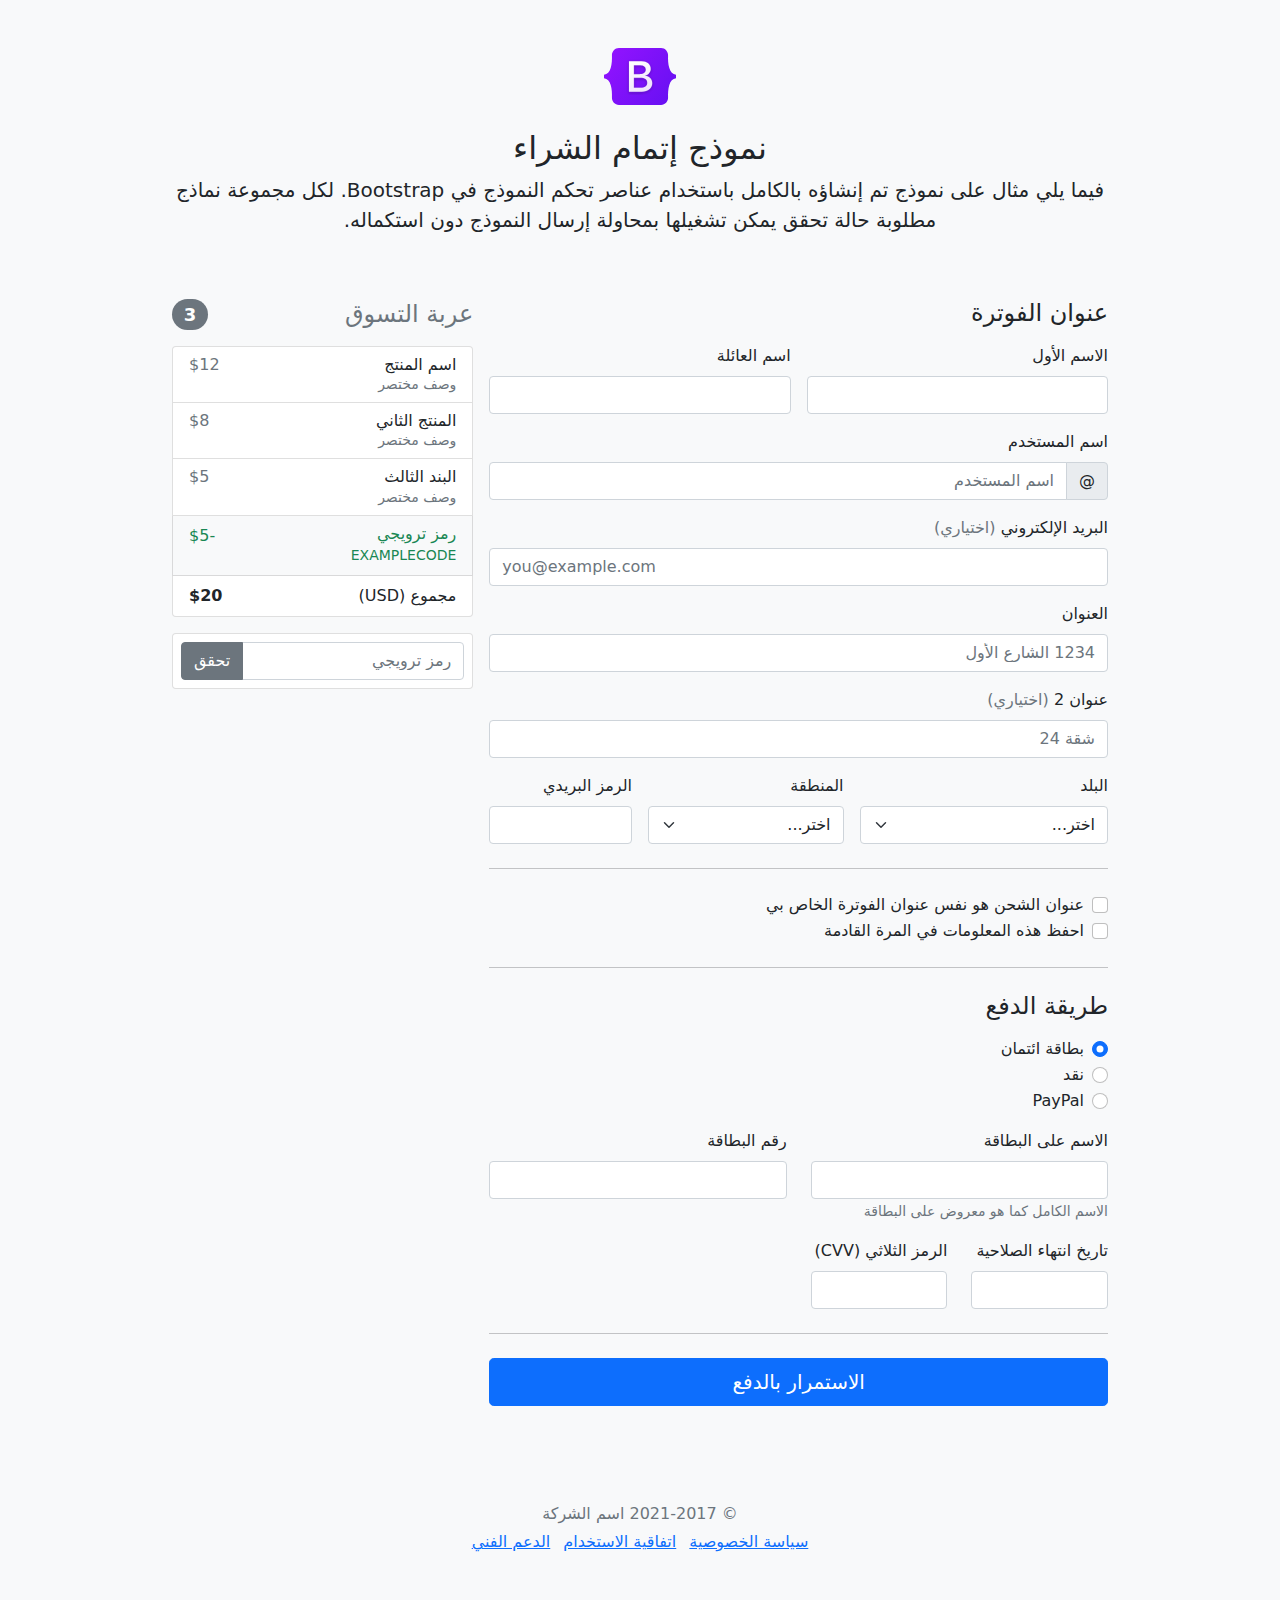
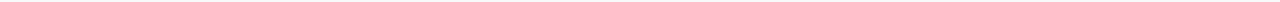
<file: FrontSideApp/bootstrap-5.1.3-examples/checkout-rtl/index.html>
<!doctype html>
<html lang="ar" dir="rtl">
  <head>
    <meta charset="utf-8">
    <meta name="viewport" content="width=device-width, initial-scale=1">
    <meta name="description" content="">
    <meta name="author" content="Mark Otto, Jacob Thornton, and Bootstrap contributors">
    <meta name="generator" content="Hugo 0.88.1">
    <title>مثال إتمام الشراء · Bootstrap v5.1</title>

    <link rel="canonical" href="https://getbootstrap.com/docs/5.1/examples/checkout-rtl/">

    

    <!-- Bootstrap core CSS -->
<link href="../assets/dist/css/bootstrap.rtl.min.css" rel="stylesheet">

    <style>
      .bd-placeholder-img {
        font-size: 1.125rem;
        text-anchor: middle;
        -webkit-user-select: none;
        -moz-user-select: none;
        user-select: none;
      }

      @media (min-width: 768px) {
        .bd-placeholder-img-lg {
          font-size: 3.5rem;
        }
      }
    </style>

    
    <!-- Custom styles for this template -->
    <link href="../checkout/form-validation.css" rel="stylesheet">
  </head>
  <body class="bg-light">
    
<div class="container">
  <main>
    <div class="py-5 text-center">
      <img class="d-block mx-auto mb-4" src="../assets/brand/bootstrap-logo.svg" alt="" width="72" height="57">
      <h2>نموذج إتمام الشراء</h2>
      <p class="lead">فيما يلي مثال على نموذج تم إنشاؤه بالكامل باستخدام عناصر تحكم النموذج في Bootstrap. لكل مجموعة نماذج مطلوبة حالة تحقق يمكن تشغيلها بمحاولة إرسال النموذج دون استكماله.</p>
    </div>

    <div class="row g-3">
      <div class="col-md-5 col-lg-4 order-md-last">
        <h4 class="d-flex justify-content-between align-items-center mb-3">
          <span class="text-muted">عربة التسوق</span>
          <span class="badge bg-secondary rounded-pill">3</span>
        </h4>
        <ul class="list-group mb-3">
          <li class="list-group-item d-flex justify-content-between lh-sm">
            <div>
              <h6 class="my-0">اسم المنتج</h6>
              <small class="text-muted">وصف مختصر</small>
            </div>
            <span class="text-muted">$12</span>
          </li>
          <li class="list-group-item d-flex justify-content-between lh-sm">
            <div>
              <h6 class="my-0">المنتج الثاني</h6>
              <small class="text-muted">وصف مختصر</small>
            </div>
            <span class="text-muted">$8</span>
          </li>
          <li class="list-group-item d-flex justify-content-between lh-sm">
            <div>
              <h6 class="my-0">البند الثالث</h6>
              <small class="text-muted">وصف مختصر</small>
            </div>
            <span class="text-muted">$5</span>
          </li>
          <li class="list-group-item d-flex justify-content-between bg-light">
            <div class="text-success">
              <h6 class="my-0">رمز ترويجي</h6>
              <small>EXAMPLECODE</small>
            </div>
            <span class="text-success">-$5</span>
          </li>
          <li class="list-group-item d-flex justify-content-between">
            <span>مجموع (USD)</span>
            <strong>$20</strong>
          </li>
        </ul>

        <form class="card p-2">
          <div class="input-group">
            <input type="text" class="form-control" placeholder="رمز ترويجي">
            <button type="submit" class="btn btn-secondary">تحقق</button>
          </div>
        </form>
      </div>
      <div class="col-md-7 col-lg-8">
        <h4 class="mb-3">عنوان الفوترة</h4>
        <form class="needs-validation" novalidate>
          <div class="row g-3">
            <div class="col-sm-6">
              <label for="firstName" class="form-label">الاسم الأول</label>
              <input type="text" class="form-control" id="firstName" placeholder="" value="" required>
              <div class="invalid-feedback">
                يرجى إدخال اسم أول صحيح.
              </div>
            </div>

            <div class="col-sm-6">
              <label for="lastName" class="form-label">اسم العائلة</label>
              <input type="text" class="form-control" id="lastName" placeholder="" value="" required>
              <div class="invalid-feedback">
                يرجى إدخال اسم عائلة صحيح.
              </div>
            </div>

            <div class="col-12">
              <label for="username" class="form-label">اسم المستخدم</label>
              <div class="input-group has-validation">
                <span class="input-group-text">@</span>
                <input type="text" class="form-control" id="username" placeholder="اسم المستخدم" required>
              <div class="invalid-feedback">
                اسم المستخدم الخاص بك مطلوب.
                </div>
              </div>
            </div>

            <div class="col-12">
              <label for="email" class="form-label">البريد الإلكتروني <span class="text-muted">(اختياري)</span></label>
              <input type="email" class="form-control" id="email" placeholder="you@example.com">
              <div class="invalid-feedback">
                يرجى إدخال عنوان بريد إلكتروني صحيح لتصلكم تحديثات الشحن.
              </div>
            </div>

            <div class="col-12">
              <label for="address" class="form-label">العنوان</label>
              <input type="text" class="form-control" id="address" placeholder="1234 الشارع الأول" required>
              <div class="invalid-feedback">
                يرجى إدخال عنوان الشحن الخاص بك.
              </div>
            </div>

            <div class="col-12">
              <label for="address2" class="form-label">عنوان 2 <span class="text-muted">(اختياري)</span></label>
              <input type="text" class="form-control" id="address2" placeholder="شقة 24">
            </div>

            <div class="col-md-5">
              <label for="country" class="form-label">البلد</label>
              <select class="form-select" id="country" required>
                <option value="">اختر...</option>
                <option>الولايات المتحدة الأمريكية</option>
              </select>
              <div class="invalid-feedback">
                يرجى اختيار بلد صحيح.
              </div>
            </div>

            <div class="col-md-4">
              <label for="state" class="form-label">المنطقة</label>
              <select class="form-select" id="state" required>
                <option value="">اختر...</option>
                <option>كاليفورنيا</option>
              </select>
              <div class="invalid-feedback">
                يرجى اختيار اسم منطقة صحيح.
              </div>
            </div>

            <div class="col-md-3">
              <label for="zip" class="form-label">الرمز البريدي</label>
              <input type="text" class="form-control" id="zip" placeholder="" required>
              <div class="invalid-feedback">
                الرمز البريدي مطلوب.
              </div>
            </div>
          </div>

          <hr class="my-4">

          <div class="form-check">
            <input type="checkbox" class="form-check-input" id="same-address">
            <label class="form-check-label" for="same-address">عنوان الشحن هو نفس عنوان الفوترة الخاص بي</label>
          </div>

          <div class="form-check">
            <input type="checkbox" class="form-check-input" id="save-info">
            <label class="form-check-label" for="save-info">احفظ هذه المعلومات في المرة القادمة</label>
          </div>

          <hr class="my-4">

          <h4 class="mb-3">طريقة الدفع</h4>

          <div class="my-3">
            <div class="form-check">
              <input id="credit" name="paymentMethod" type="radio" class="form-check-input" checked required>
              <label class="form-check-label" for="credit">بطاقة ائتمان</label>
            </div>
            <div class="form-check">
              <input id="cash" name="paymentMethod" type="radio" class="form-check-input" required>
              <label class="form-check-label" for="cash">نقد</label>
            </div>
            <div class="form-check">
              <input id="paypal" name="paymentMethod" type="radio" class="form-check-input" required>
              <label class="form-check-label" for="paypal">PayPal</label>
            </div>
          </div>

          <div class="row gy-3">
            <div class="col-md-6">
              <label for="cc-name" class="form-label">الاسم على البطاقة</label>
              <input type="text" class="form-control" id="cc-name" placeholder="" required>
              <small class="text-muted">الاسم الكامل كما هو معروض على البطاقة</small>
              <div class="invalid-feedback">
                الاسم على البطاقة مطلوب
              </div>
            </div>

            <div class="col-md-6">
              <label for="cc-number" class="form-label">رقم البطاقة</label>
              <input type="text" class="form-control" id="cc-number" placeholder="" required>
              <div class="invalid-feedback">
                رقم بطاقة الائتمان مطلوب
              </div>
            </div>

            <div class="col-md-3">
              <label for="cc-expiration" class="form-label">تاريخ انتهاء الصلاحية</label>
              <input type="text" class="form-control" id="cc-expiration" placeholder="" required>
              <div class="invalid-feedback">
                تاريخ انتهاء الصلاحية مطلوب
              </div>
            </div>

            <div class="col-md-3">
              <label for="cc-cvv" class="form-label">الرمز الثلاثي (CVV)</label>
              <input type="text" class="form-control" id="cc-cvv" placeholder="" required>
              <div class="invalid-feedback">
                رمز الحماية مطلوب
              </div>
            </div>
          </div>

          <hr class="my-4">

          <button class="w-100 btn btn-primary btn-lg" type="submit">الاستمرار بالدفع</button>
        </form>
      </div>
    </div>
  </main>
  <footer class="my-5 pt-5 text-muted text-center text-small">
    <p class="mb-1">&copy; 2021-2017 اسم الشركة</p>
    <ul class="list-inline">
      <li class="list-inline-item"><a href="#">سياسة الخصوصية</a></li>
      <li class="list-inline-item"><a href="#">اتفاقية الاستخدام</a></li>
      <li class="list-inline-item"><a href="#">الدعم الفني</a></li>
    </ul>
  </footer>
</div>


    <script src="../assets/dist/js/bootstrap.bundle.min.js"></script>

      <script src="../checkout/form-validation.js"></script>
  </body>
</html>
</file>
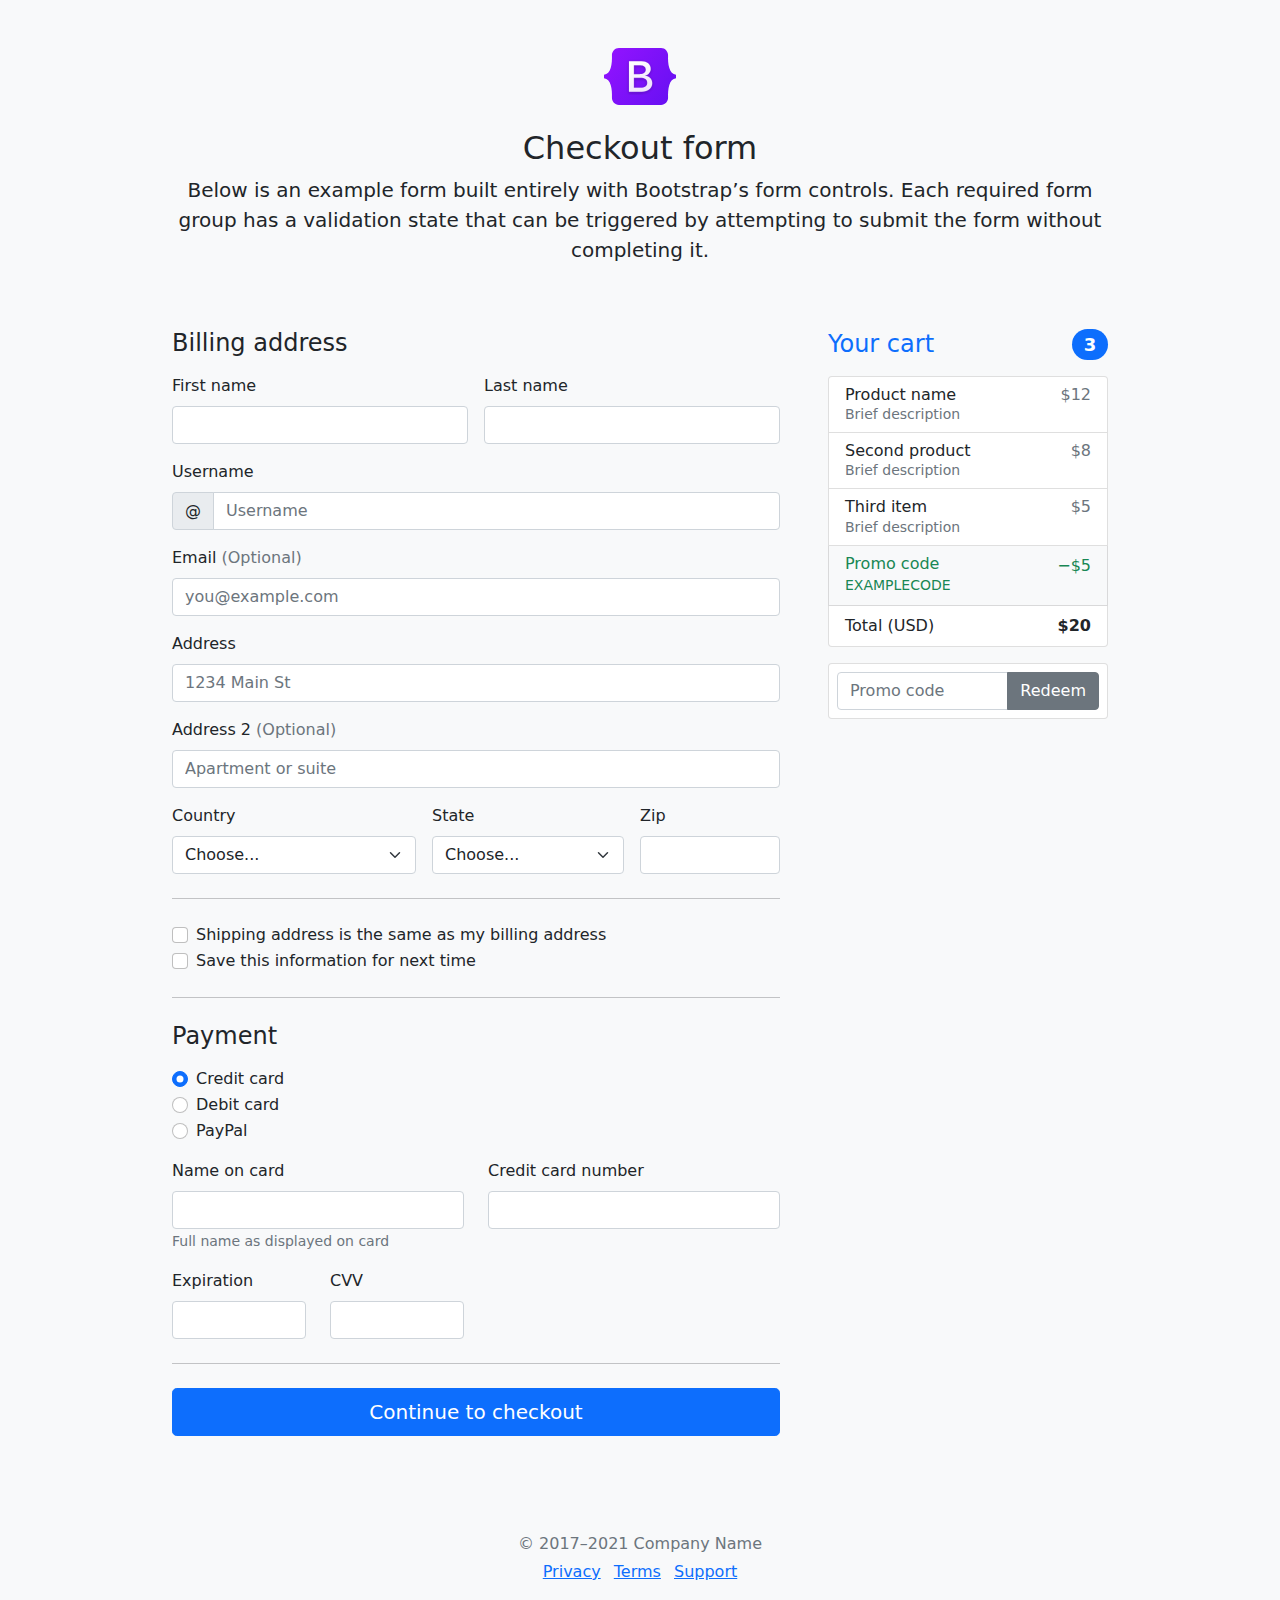
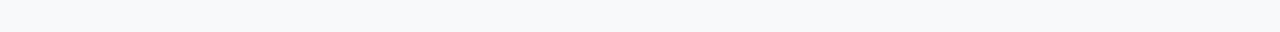
<file: FrontSideApp/bootstrap-5.1.3-examples/checkout/index.html>
<!doctype html>
<html lang="en">
  <head>
    <meta charset="utf-8">
    <meta name="viewport" content="width=device-width, initial-scale=1">
    <meta name="description" content="">
    <meta name="author" content="Mark Otto, Jacob Thornton, and Bootstrap contributors">
    <meta name="generator" content="Hugo 0.88.1">
    <title>Checkout example · Bootstrap v5.1</title>

    <link rel="canonical" href="https://getbootstrap.com/docs/5.1/examples/checkout/">

    

    <!-- Bootstrap core CSS -->
<link href="../assets/dist/css/bootstrap.min.css" rel="stylesheet">

    <style>
      .bd-placeholder-img {
        font-size: 1.125rem;
        text-anchor: middle;
        -webkit-user-select: none;
        -moz-user-select: none;
        user-select: none;
      }

      @media (min-width: 768px) {
        .bd-placeholder-img-lg {
          font-size: 3.5rem;
        }
      }
    </style>

    
    <!-- Custom styles for this template -->
    <link href="form-validation.css" rel="stylesheet">
  </head>
  <body class="bg-light">
    
<div class="container">
  <main>
    <div class="py-5 text-center">
      <img class="d-block mx-auto mb-4" src="../assets/brand/bootstrap-logo.svg" alt="" width="72" height="57">
      <h2>Checkout form</h2>
      <p class="lead">Below is an example form built entirely with Bootstrap’s form controls. Each required form group has a validation state that can be triggered by attempting to submit the form without completing it.</p>
    </div>

    <div class="row g-5">
      <div class="col-md-5 col-lg-4 order-md-last">
        <h4 class="d-flex justify-content-between align-items-center mb-3">
          <span class="text-primary">Your cart</span>
          <span class="badge bg-primary rounded-pill">3</span>
        </h4>
        <ul class="list-group mb-3">
          <li class="list-group-item d-flex justify-content-between lh-sm">
            <div>
              <h6 class="my-0">Product name</h6>
              <small class="text-muted">Brief description</small>
            </div>
            <span class="text-muted">$12</span>
          </li>
          <li class="list-group-item d-flex justify-content-between lh-sm">
            <div>
              <h6 class="my-0">Second product</h6>
              <small class="text-muted">Brief description</small>
            </div>
            <span class="text-muted">$8</span>
          </li>
          <li class="list-group-item d-flex justify-content-between lh-sm">
            <div>
              <h6 class="my-0">Third item</h6>
              <small class="text-muted">Brief description</small>
            </div>
            <span class="text-muted">$5</span>
          </li>
          <li class="list-group-item d-flex justify-content-between bg-light">
            <div class="text-success">
              <h6 class="my-0">Promo code</h6>
              <small>EXAMPLECODE</small>
            </div>
            <span class="text-success">−$5</span>
          </li>
          <li class="list-group-item d-flex justify-content-between">
            <span>Total (USD)</span>
            <strong>$20</strong>
          </li>
        </ul>

        <form class="card p-2">
          <div class="input-group">
            <input type="text" class="form-control" placeholder="Promo code">
            <button type="submit" class="btn btn-secondary">Redeem</button>
          </div>
        </form>
      </div>
      <div class="col-md-7 col-lg-8">
        <h4 class="mb-3">Billing address</h4>
        <form class="needs-validation" novalidate>
          <div class="row g-3">
            <div class="col-sm-6">
              <label for="firstName" class="form-label">First name</label>
              <input type="text" class="form-control" id="firstName" placeholder="" value="" required>
              <div class="invalid-feedback">
                Valid first name is required.
              </div>
            </div>

            <div class="col-sm-6">
              <label for="lastName" class="form-label">Last name</label>
              <input type="text" class="form-control" id="lastName" placeholder="" value="" required>
              <div class="invalid-feedback">
                Valid last name is required.
              </div>
            </div>

            <div class="col-12">
              <label for="username" class="form-label">Username</label>
              <div class="input-group has-validation">
                <span class="input-group-text">@</span>
                <input type="text" class="form-control" id="username" placeholder="Username" required>
              <div class="invalid-feedback">
                  Your username is required.
                </div>
              </div>
            </div>

            <div class="col-12">
              <label for="email" class="form-label">Email <span class="text-muted">(Optional)</span></label>
              <input type="email" class="form-control" id="email" placeholder="you@example.com">
              <div class="invalid-feedback">
                Please enter a valid email address for shipping updates.
              </div>
            </div>

            <div class="col-12">
              <label for="address" class="form-label">Address</label>
              <input type="text" class="form-control" id="address" placeholder="1234 Main St" required>
              <div class="invalid-feedback">
                Please enter your shipping address.
              </div>
            </div>

            <div class="col-12">
              <label for="address2" class="form-label">Address 2 <span class="text-muted">(Optional)</span></label>
              <input type="text" class="form-control" id="address2" placeholder="Apartment or suite">
            </div>

            <div class="col-md-5">
              <label for="country" class="form-label">Country</label>
              <select class="form-select" id="country" required>
                <option value="">Choose...</option>
                <option>United States</option>
              </select>
              <div class="invalid-feedback">
                Please select a valid country.
              </div>
            </div>

            <div class="col-md-4">
              <label for="state" class="form-label">State</label>
              <select class="form-select" id="state" required>
                <option value="">Choose...</option>
                <option>California</option>
              </select>
              <div class="invalid-feedback">
                Please provide a valid state.
              </div>
            </div>

            <div class="col-md-3">
              <label for="zip" class="form-label">Zip</label>
              <input type="text" class="form-control" id="zip" placeholder="" required>
              <div class="invalid-feedback">
                Zip code required.
              </div>
            </div>
          </div>

          <hr class="my-4">

          <div class="form-check">
            <input type="checkbox" class="form-check-input" id="same-address">
            <label class="form-check-label" for="same-address">Shipping address is the same as my billing address</label>
          </div>

          <div class="form-check">
            <input type="checkbox" class="form-check-input" id="save-info">
            <label class="form-check-label" for="save-info">Save this information for next time</label>
          </div>

          <hr class="my-4">

          <h4 class="mb-3">Payment</h4>

          <div class="my-3">
            <div class="form-check">
              <input id="credit" name="paymentMethod" type="radio" class="form-check-input" checked required>
              <label class="form-check-label" for="credit">Credit card</label>
            </div>
            <div class="form-check">
              <input id="debit" name="paymentMethod" type="radio" class="form-check-input" required>
              <label class="form-check-label" for="debit">Debit card</label>
            </div>
            <div class="form-check">
              <input id="paypal" name="paymentMethod" type="radio" class="form-check-input" required>
              <label class="form-check-label" for="paypal">PayPal</label>
            </div>
          </div>

          <div class="row gy-3">
            <div class="col-md-6">
              <label for="cc-name" class="form-label">Name on card</label>
              <input type="text" class="form-control" id="cc-name" placeholder="" required>
              <small class="text-muted">Full name as displayed on card</small>
              <div class="invalid-feedback">
                Name on card is required
              </div>
            </div>

            <div class="col-md-6">
              <label for="cc-number" class="form-label">Credit card number</label>
              <input type="text" class="form-control" id="cc-number" placeholder="" required>
              <div class="invalid-feedback">
                Credit card number is required
              </div>
            </div>

            <div class="col-md-3">
              <label for="cc-expiration" class="form-label">Expiration</label>
              <input type="text" class="form-control" id="cc-expiration" placeholder="" required>
              <div class="invalid-feedback">
                Expiration date required
              </div>
            </div>

            <div class="col-md-3">
              <label for="cc-cvv" class="form-label">CVV</label>
              <input type="text" class="form-control" id="cc-cvv" placeholder="" required>
              <div class="invalid-feedback">
                Security code required
              </div>
            </div>
          </div>

          <hr class="my-4">

          <button class="w-100 btn btn-primary btn-lg" type="submit">Continue to checkout</button>
        </form>
      </div>
    </div>
  </main>

  <footer class="my-5 pt-5 text-muted text-center text-small">
    <p class="mb-1">&copy; 2017–2021 Company Name</p>
    <ul class="list-inline">
      <li class="list-inline-item"><a href="#">Privacy</a></li>
      <li class="list-inline-item"><a href="#">Terms</a></li>
      <li class="list-inline-item"><a href="#">Support</a></li>
    </ul>
  </footer>
</div>


    <script src="../assets/dist/js/bootstrap.bundle.min.js"></script>

      <script src="form-validation.js"></script>
  </body>
</html>
</file>
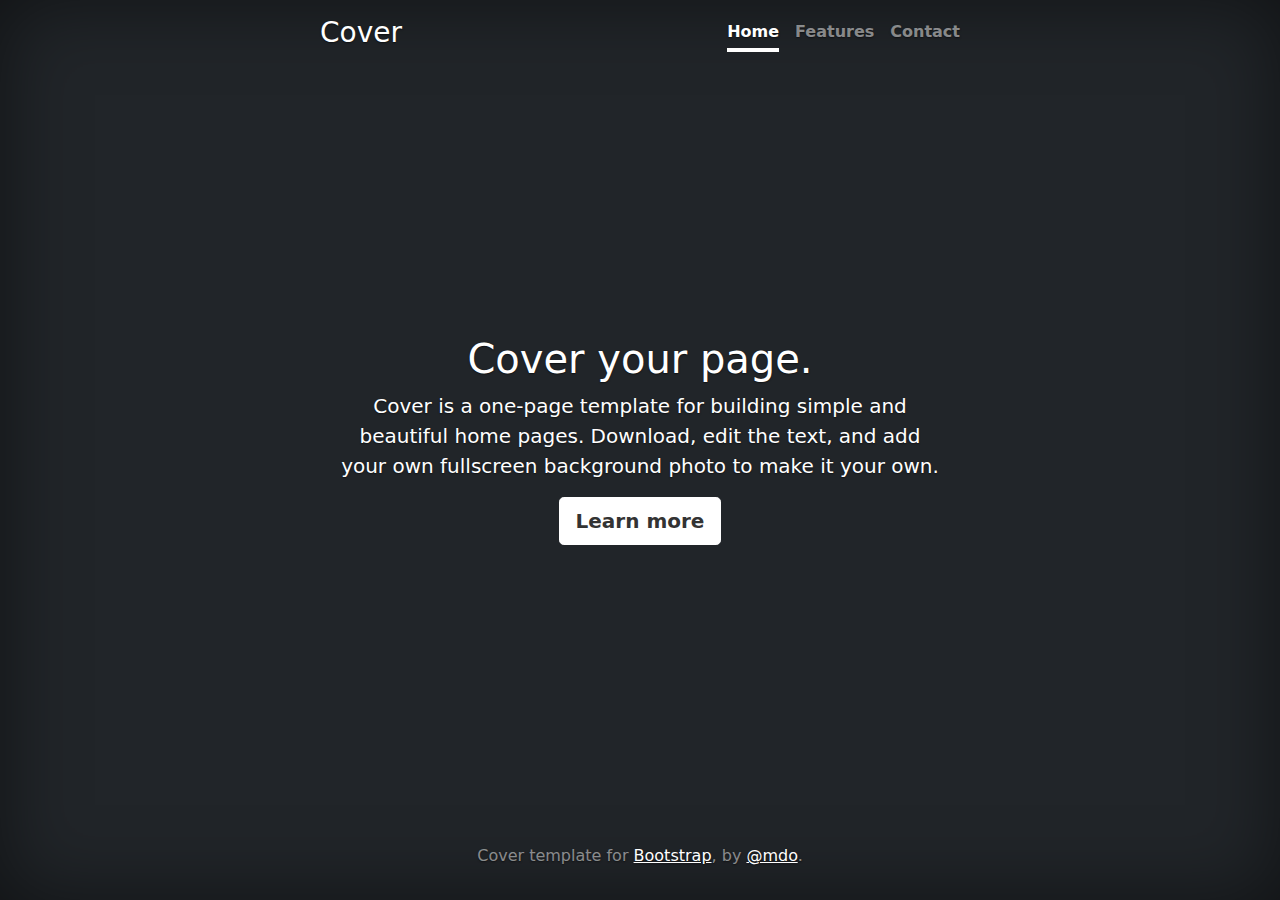
<file: FrontSideApp/bootstrap-5.1.3-examples/cover/index.html>
<!doctype html>
<html lang="en" class="h-100">
  <head>
    <meta charset="utf-8">
    <meta name="viewport" content="width=device-width, initial-scale=1">
    <meta name="description" content="">
    <meta name="author" content="Mark Otto, Jacob Thornton, and Bootstrap contributors">
    <meta name="generator" content="Hugo 0.88.1">
    <title>Cover Template · Bootstrap v5.1</title>

    <link rel="canonical" href="https://getbootstrap.com/docs/5.1/examples/cover/">

    

    <!-- Bootstrap core CSS -->
<link href="../assets/dist/css/bootstrap.min.css" rel="stylesheet">

    <style>
      .bd-placeholder-img {
        font-size: 1.125rem;
        text-anchor: middle;
        -webkit-user-select: none;
        -moz-user-select: none;
        user-select: none;
      }

      @media (min-width: 768px) {
        .bd-placeholder-img-lg {
          font-size: 3.5rem;
        }
      }
    </style>

    
    <!-- Custom styles for this template -->
    <link href="cover.css" rel="stylesheet">
  </head>
  <body class="d-flex h-100 text-center text-white bg-dark">
    
<div class="cover-container d-flex w-100 h-100 p-3 mx-auto flex-column">
  <header class="mb-auto">
    <div>
      <h3 class="float-md-start mb-0">Cover</h3>
      <nav class="nav nav-masthead justify-content-center float-md-end">
        <a class="nav-link active" aria-current="page" href="#">Home</a>
        <a class="nav-link" href="#">Features</a>
        <a class="nav-link" href="#">Contact</a>
      </nav>
    </div>
  </header>

  <main class="px-3">
    <h1>Cover your page.</h1>
    <p class="lead">Cover is a one-page template for building simple and beautiful home pages. Download, edit the text, and add your own fullscreen background photo to make it your own.</p>
    <p class="lead">
      <a href="#" class="btn btn-lg btn-secondary fw-bold border-white bg-white">Learn more</a>
    </p>
  </main>

  <footer class="mt-auto text-white-50">
    <p>Cover template for <a href="https://getbootstrap.com/" class="text-white">Bootstrap</a>, by <a href="https://twitter.com/mdo" class="text-white">@mdo</a>.</p>
  </footer>
</div>


    
  </body>
</html>
</file>
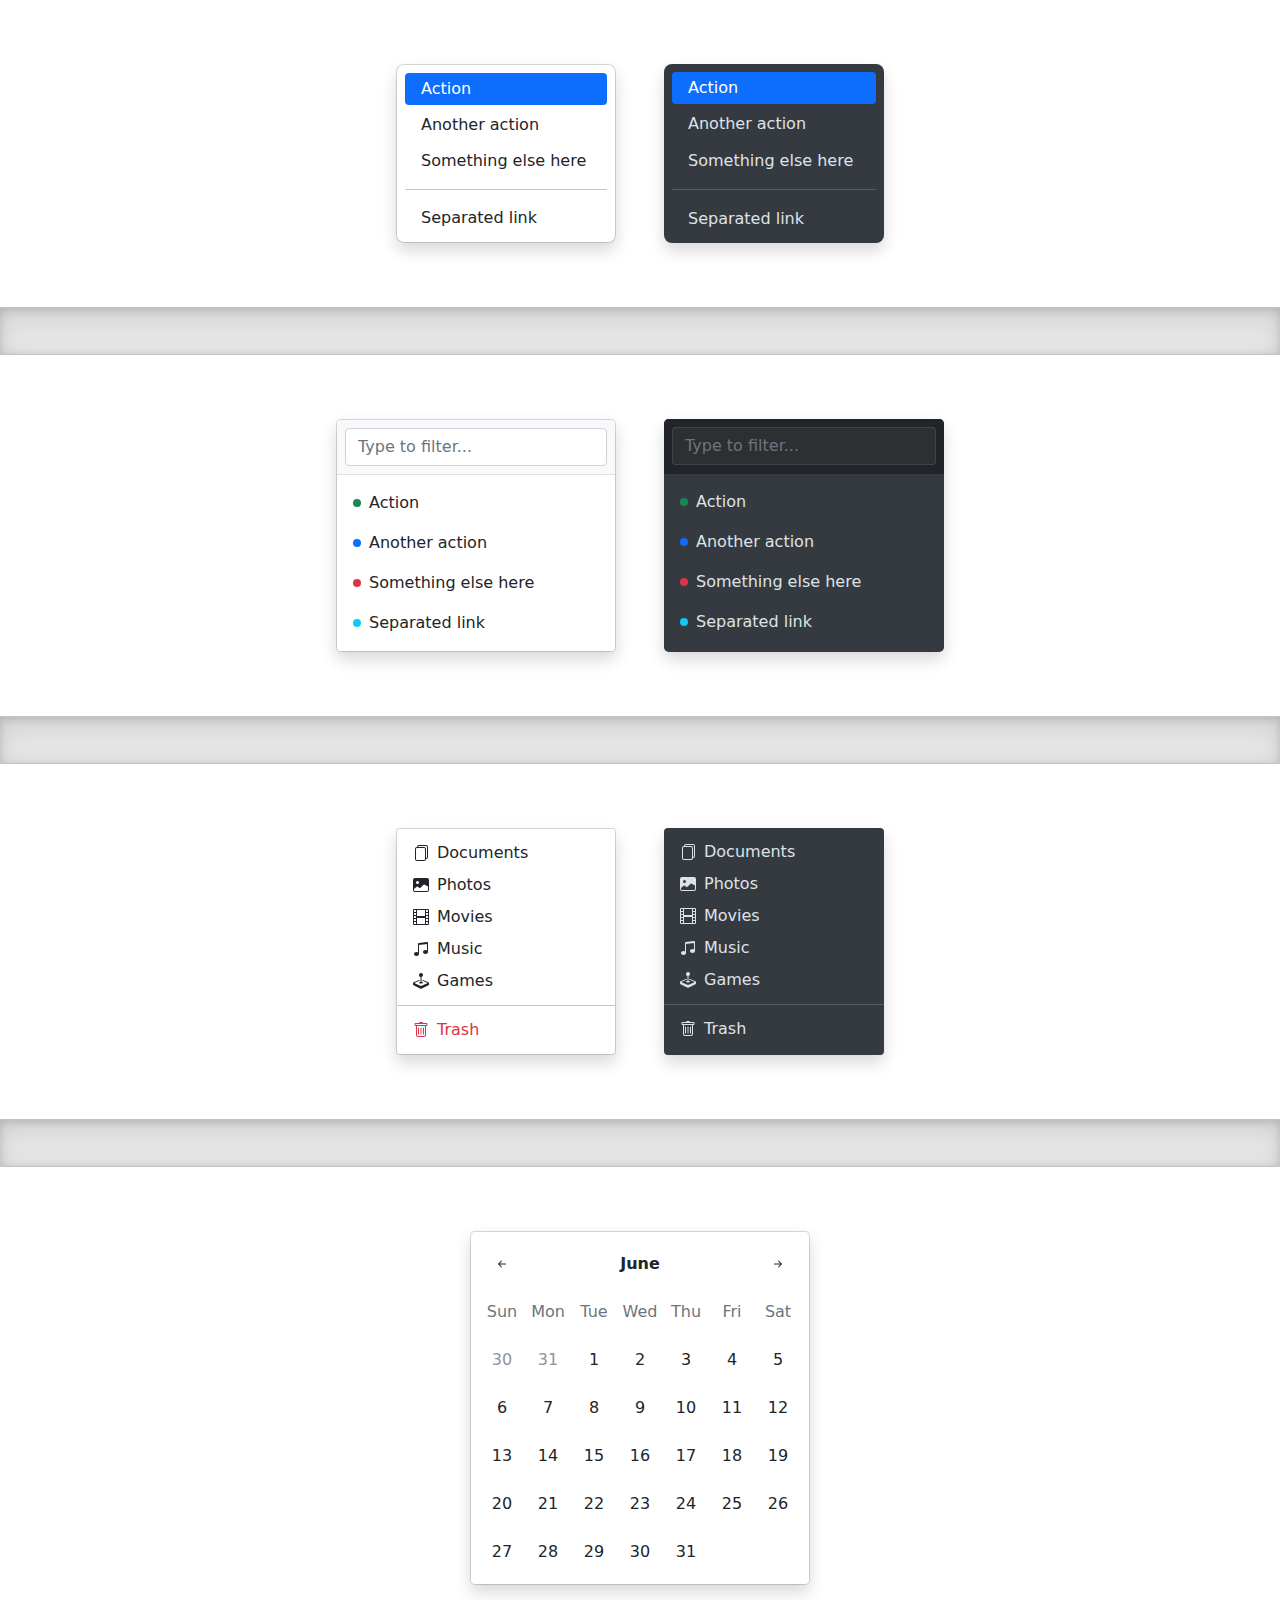
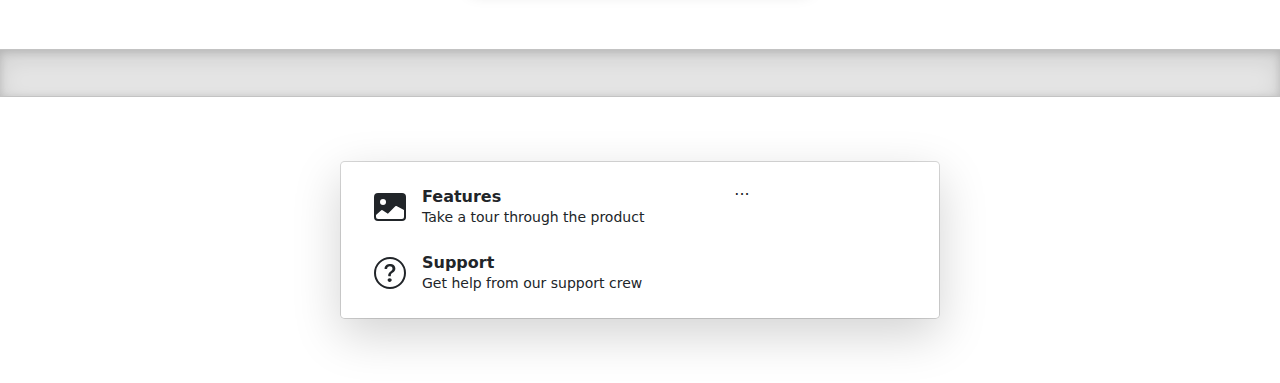
<file: FrontSideApp/bootstrap-5.1.3-examples/dropdowns/index.html>
<!doctype html>
<html lang="en">
  <head>
    <meta charset="utf-8">
    <meta name="viewport" content="width=device-width, initial-scale=1">
    <meta name="description" content="">
    <meta name="author" content="Mark Otto, Jacob Thornton, and Bootstrap contributors">
    <meta name="generator" content="Hugo 0.88.1">
    <title>Dropdowns · Bootstrap v5.1</title>

    <link rel="canonical" href="https://getbootstrap.com/docs/5.1/examples/dropdowns/">

    

    <!-- Bootstrap core CSS -->
<link href="../assets/dist/css/bootstrap.min.css" rel="stylesheet">

    <style>
      .bd-placeholder-img {
        font-size: 1.125rem;
        text-anchor: middle;
        -webkit-user-select: none;
        -moz-user-select: none;
        user-select: none;
      }

      @media (min-width: 768px) {
        .bd-placeholder-img-lg {
          font-size: 3.5rem;
        }
      }
    </style>

    
    <!-- Custom styles for this template -->
    <link href="dropdowns.css" rel="stylesheet">
  </head>
  <body>
    
<svg xmlns="http://www.w3.org/2000/svg" style="display: none;">
  <symbol id="bootstrap" viewBox="0 0 118 94">
    <title>Bootstrap</title>
    <path fill-rule="evenodd" clip-rule="evenodd" d="M24.509 0c-6.733 0-11.715 5.893-11.492 12.284.214 6.14-.064 14.092-2.066 20.577C8.943 39.365 5.547 43.485 0 44.014v5.972c5.547.529 8.943 4.649 10.951 11.153 2.002 6.485 2.28 14.437 2.066 20.577C12.794 88.106 17.776 94 24.51 94H93.5c6.733 0 11.714-5.893 11.491-12.284-.214-6.14.064-14.092 2.066-20.577 2.009-6.504 5.396-10.624 10.943-11.153v-5.972c-5.547-.529-8.934-4.649-10.943-11.153-2.002-6.484-2.28-14.437-2.066-20.577C105.214 5.894 100.233 0 93.5 0H24.508zM80 57.863C80 66.663 73.436 72 62.543 72H44a2 2 0 01-2-2V24a2 2 0 012-2h18.437c9.083 0 15.044 4.92 15.044 12.474 0 5.302-4.01 10.049-9.119 10.88v.277C75.317 46.394 80 51.21 80 57.863zM60.521 28.34H49.948v14.934h8.905c6.884 0 10.68-2.772 10.68-7.727 0-4.643-3.264-7.207-9.012-7.207zM49.948 49.2v16.458H60.91c7.167 0 10.964-2.876 10.964-8.281 0-5.406-3.903-8.178-11.425-8.178H49.948z"></path>
  </symbol>

  <symbol id="exclamation-triangle-fill" viewBox="0 0 16 16">
    <path d="M8.982 1.566a1.13 1.13 0 0 0-1.96 0L.165 13.233c-.457.778.091 1.767.98 1.767h13.713c.889 0 1.438-.99.98-1.767L8.982 1.566zM8 5c.535 0 .954.462.9.995l-.35 3.507a.552.552 0 0 1-1.1 0L7.1 5.995A.905.905 0 0 1 8 5zm.002 6a1 1 0 1 1 0 2 1 1 0 0 1 0-2z"/>
  </symbol>

  <symbol id="check2" viewBox="0 0 16 16">
    <path d="M13.854 3.646a.5.5 0 0 1 0 .708l-7 7a.5.5 0 0 1-.708 0l-3.5-3.5a.5.5 0 1 1 .708-.708L6.5 10.293l6.646-6.647a.5.5 0 0 1 .708 0z"/>
  </symbol>

  <symbol id="check2-circle" viewBox="0 0 16 16">
    <path d="M2.5 8a5.5 5.5 0 0 1 8.25-4.764.5.5 0 0 0 .5-.866A6.5 6.5 0 1 0 14.5 8a.5.5 0 0 0-1 0 5.5 5.5 0 1 1-11 0z"/>
    <path d="M15.354 3.354a.5.5 0 0 0-.708-.708L8 9.293 5.354 6.646a.5.5 0 1 0-.708.708l3 3a.5.5 0 0 0 .708 0l7-7z"/>
  </symbol>

  <symbol id="bookmark-star" viewBox="0 0 16 16">
    <path d="M7.84 4.1a.178.178 0 0 1 .32 0l.634 1.285a.178.178 0 0 0 .134.098l1.42.206c.145.021.204.2.098.303L9.42 6.993a.178.178 0 0 0-.051.158l.242 1.414a.178.178 0 0 1-.258.187l-1.27-.668a.178.178 0 0 0-.165 0l-1.27.668a.178.178 0 0 1-.257-.187l.242-1.414a.178.178 0 0 0-.05-.158l-1.03-1.001a.178.178 0 0 1 .098-.303l1.42-.206a.178.178 0 0 0 .134-.098L7.84 4.1z"/>
    <path d="M2 2a2 2 0 0 1 2-2h8a2 2 0 0 1 2 2v13.5a.5.5 0 0 1-.777.416L8 13.101l-5.223 2.815A.5.5 0 0 1 2 15.5V2zm2-1a1 1 0 0 0-1 1v12.566l4.723-2.482a.5.5 0 0 1 .554 0L13 14.566V2a1 1 0 0 0-1-1H4z"/>
  </symbol>

  <symbol id="grid-fill" viewBox="0 0 16 16">
    <path d="M1 2.5A1.5 1.5 0 0 1 2.5 1h3A1.5 1.5 0 0 1 7 2.5v3A1.5 1.5 0 0 1 5.5 7h-3A1.5 1.5 0 0 1 1 5.5v-3zm8 0A1.5 1.5 0 0 1 10.5 1h3A1.5 1.5 0 0 1 15 2.5v3A1.5 1.5 0 0 1 13.5 7h-3A1.5 1.5 0 0 1 9 5.5v-3zm-8 8A1.5 1.5 0 0 1 2.5 9h3A1.5 1.5 0 0 1 7 10.5v3A1.5 1.5 0 0 1 5.5 15h-3A1.5 1.5 0 0 1 1 13.5v-3zm8 0A1.5 1.5 0 0 1 10.5 9h3a1.5 1.5 0 0 1 1.5 1.5v3a1.5 1.5 0 0 1-1.5 1.5h-3A1.5 1.5 0 0 1 9 13.5v-3z"/>
  </symbol>

  <symbol id="stars" viewBox="0 0 16 16">
    <path d="M7.657 6.247c.11-.33.576-.33.686 0l.645 1.937a2.89 2.89 0 0 0 1.829 1.828l1.936.645c.33.11.33.576 0 .686l-1.937.645a2.89 2.89 0 0 0-1.828 1.829l-.645 1.936a.361.361 0 0 1-.686 0l-.645-1.937a2.89 2.89 0 0 0-1.828-1.828l-1.937-.645a.361.361 0 0 1 0-.686l1.937-.645a2.89 2.89 0 0 0 1.828-1.828l.645-1.937zM3.794 1.148a.217.217 0 0 1 .412 0l.387 1.162c.173.518.579.924 1.097 1.097l1.162.387a.217.217 0 0 1 0 .412l-1.162.387A1.734 1.734 0 0 0 4.593 5.69l-.387 1.162a.217.217 0 0 1-.412 0L3.407 5.69A1.734 1.734 0 0 0 2.31 4.593l-1.162-.387a.217.217 0 0 1 0-.412l1.162-.387A1.734 1.734 0 0 0 3.407 2.31l.387-1.162zM10.863.099a.145.145 0 0 1 .274 0l.258.774c.115.346.386.617.732.732l.774.258a.145.145 0 0 1 0 .274l-.774.258a1.156 1.156 0 0 0-.732.732l-.258.774a.145.145 0 0 1-.274 0l-.258-.774a1.156 1.156 0 0 0-.732-.732L9.1 2.137a.145.145 0 0 1 0-.274l.774-.258c.346-.115.617-.386.732-.732L10.863.1z"/>
  </symbol>

  <symbol id="film" viewBox="0 0 16 16">
    <path d="M0 1a1 1 0 0 1 1-1h14a1 1 0 0 1 1 1v14a1 1 0 0 1-1 1H1a1 1 0 0 1-1-1V1zm4 0v6h8V1H4zm8 8H4v6h8V9zM1 1v2h2V1H1zm2 3H1v2h2V4zM1 7v2h2V7H1zm2 3H1v2h2v-2zm-2 3v2h2v-2H1zM15 1h-2v2h2V1zm-2 3v2h2V4h-2zm2 3h-2v2h2V7zm-2 3v2h2v-2h-2zm2 3h-2v2h2v-2z"/>
  </symbol>

  <symbol id="joystick" viewBox="0 0 16 16">
    <path d="M10 2a2 2 0 0 1-1.5 1.937v5.087c.863.083 1.5.377 1.5.726 0 .414-.895.75-2 .75s-2-.336-2-.75c0-.35.637-.643 1.5-.726V3.937A2 2 0 1 1 10 2z"/>
    <path d="M0 9.665v1.717a1 1 0 0 0 .553.894l6.553 3.277a2 2 0 0 0 1.788 0l6.553-3.277a1 1 0 0 0 .553-.894V9.665c0-.1-.06-.19-.152-.23L9.5 6.715v.993l5.227 2.178a.125.125 0 0 1 .001.23l-5.94 2.546a2 2 0 0 1-1.576 0l-5.94-2.546a.125.125 0 0 1 .001-.23L6.5 7.708l-.013-.988L.152 9.435a.25.25 0 0 0-.152.23z"/>
  </symbol>

  <symbol id="music-note-beamed" viewBox="0 0 16 16">
    <path d="M6 13c0 1.105-1.12 2-2.5 2S1 14.105 1 13c0-1.104 1.12-2 2.5-2s2.5.896 2.5 2zm9-2c0 1.105-1.12 2-2.5 2s-2.5-.895-2.5-2 1.12-2 2.5-2 2.5.895 2.5 2z"/>
    <path fill-rule="evenodd" d="M14 11V2h1v9h-1zM6 3v10H5V3h1z"/>
    <path d="M5 2.905a1 1 0 0 1 .9-.995l8-.8a1 1 0 0 1 1.1.995V3L5 4V2.905z"/>
  </symbol>

  <symbol id="files" viewBox="0 0 16 16">
    <path d="M13 0H6a2 2 0 0 0-2 2 2 2 0 0 0-2 2v10a2 2 0 0 0 2 2h7a2 2 0 0 0 2-2 2 2 0 0 0 2-2V2a2 2 0 0 0-2-2zm0 13V4a2 2 0 0 0-2-2H5a1 1 0 0 1 1-1h7a1 1 0 0 1 1 1v10a1 1 0 0 1-1 1zM3 4a1 1 0 0 1 1-1h7a1 1 0 0 1 1 1v10a1 1 0 0 1-1 1H4a1 1 0 0 1-1-1V4z"/>
  </symbol>

  <symbol id="image-fill" viewBox="0 0 16 16">
    <path d="M.002 3a2 2 0 0 1 2-2h12a2 2 0 0 1 2 2v10a2 2 0 0 1-2 2h-12a2 2 0 0 1-2-2V3zm1 9v1a1 1 0 0 0 1 1h12a1 1 0 0 0 1-1V9.5l-3.777-1.947a.5.5 0 0 0-.577.093l-3.71 3.71-2.66-1.772a.5.5 0 0 0-.63.062L1.002 12zm5-6.5a1.5 1.5 0 1 0-3 0 1.5 1.5 0 0 0 3 0z"/>
  </symbol>

  <symbol id="trash" viewBox="0 0 16 16">
    <path d="M5.5 5.5A.5.5 0 0 1 6 6v6a.5.5 0 0 1-1 0V6a.5.5 0 0 1 .5-.5zm2.5 0a.5.5 0 0 1 .5.5v6a.5.5 0 0 1-1 0V6a.5.5 0 0 1 .5-.5zm3 .5a.5.5 0 0 0-1 0v6a.5.5 0 0 0 1 0V6z"/>
    <path fill-rule="evenodd" d="M14.5 3a1 1 0 0 1-1 1H13v9a2 2 0 0 1-2 2H5a2 2 0 0 1-2-2V4h-.5a1 1 0 0 1-1-1V2a1 1 0 0 1 1-1H6a1 1 0 0 1 1-1h2a1 1 0 0 1 1 1h3.5a1 1 0 0 1 1 1v1zM4.118 4 4 4.059V13a1 1 0 0 0 1 1h6a1 1 0 0 0 1-1V4.059L11.882 4H4.118zM2.5 3V2h11v1h-11z"/>
  </symbol>

  <symbol id="question-circle" viewBox="0 0 16 16">
    <path d="M8 15A7 7 0 1 1 8 1a7 7 0 0 1 0 14zm0 1A8 8 0 1 0 8 0a8 8 0 0 0 0 16z"/>
    <path d="M5.255 5.786a.237.237 0 0 0 .241.247h.825c.138 0 .248-.113.266-.25.09-.656.54-1.134 1.342-1.134.686 0 1.314.343 1.314 1.168 0 .635-.374.927-.965 1.371-.673.489-1.206 1.06-1.168 1.987l.003.217a.25.25 0 0 0 .25.246h.811a.25.25 0 0 0 .25-.25v-.105c0-.718.273-.927 1.01-1.486.609-.463 1.244-.977 1.244-2.056 0-1.511-1.276-2.241-2.673-2.241-1.267 0-2.655.59-2.75 2.286zm1.557 5.763c0 .533.425.927 1.01.927.609 0 1.028-.394 1.028-.927 0-.552-.42-.94-1.029-.94-.584 0-1.009.388-1.009.94z"/>
  </symbol>

  <symbol id="arrow-left-short" viewBox="0 0 16 16">
    <path fill-rule="evenodd" d="M12 8a.5.5 0 0 1-.5.5H5.707l2.147 2.146a.5.5 0 0 1-.708.708l-3-3a.5.5 0 0 1 0-.708l3-3a.5.5 0 1 1 .708.708L5.707 7.5H11.5a.5.5 0 0 1 .5.5z"/>
  </symbol>

  <symbol id="arrow-right-short" viewBox="0 0 16 16">
    <path fill-rule="evenodd" d="M4 8a.5.5 0 0 1 .5-.5h5.793L8.146 5.354a.5.5 0 1 1 .708-.708l3 3a.5.5 0 0 1 0 .708l-3 3a.5.5 0 0 1-.708-.708L10.293 8.5H4.5A.5.5 0 0 1 4 8z"/>
  </symbol>
</svg>

<div class="d-flex gap-5 justify-content-center" id="dropdownMacos">
  <ul class="dropdown-menu dropdown-menu-macos mx-0 shadow" style="width: 220px;">
    <li><a class="dropdown-item active" href="#">Action</a></li>
    <li><a class="dropdown-item" href="#">Another action</a></li>
    <li><a class="dropdown-item" href="#">Something else here</a></li>
    <li><hr class="dropdown-divider"></li>
    <li><a class="dropdown-item" href="#">Separated link</a></li>
  </ul>
  <ul class="dropdown-menu dropdown-menu-dark dropdown-menu-macos mx-0 border-0 shadow" style="width: 220px;">
    <li><a class="dropdown-item active" href="#">Action</a></li>
    <li><a class="dropdown-item" href="#">Another action</a></li>
    <li><a class="dropdown-item" href="#">Something else here</a></li>
    <li><hr class="dropdown-divider"></li>
    <li><a class="dropdown-item" href="#">Separated link</a></li>
  </ul>
</div>

<div class="b-example-divider"></div>


<div class="d-flex gap-5 justify-content-center" id="dropdownFilter">
  <div class="dropdown-menu pt-0 mx-0 rounded-3 shadow overflow-hidden" style="width: 280px;">
    <form class="p-2 mb-2 bg-light border-bottom">
      <input type="search" class="form-control" autocomplete="false" placeholder="Type to filter...">
    </form>
    <ul class="list-unstyled mb-0">
      <li><a class="dropdown-item d-flex align-items-center gap-2 py-2" href="#">
        <span class="d-inline-block bg-success rounded-circle" style="width: .5em; height: .5em;"></span>
        Action
      </a></li>
      <li><a class="dropdown-item d-flex align-items-center gap-2 py-2" href="#">
        <span class="d-inline-block bg-primary rounded-circle" style="width: .5em; height: .5em;"></span>
        Another action
      </a></li>
      <li><a class="dropdown-item d-flex align-items-center gap-2 py-2" href="#">
        <span class="d-inline-block bg-danger rounded-circle" style="width: .5em; height: .5em;"></span>
        Something else here
      </a></li>
      <li><a class="dropdown-item d-flex align-items-center gap-2 py-2" href="#">
        <span class="d-inline-block bg-info rounded-circle" style="width: .5em; height: .5em;"></span>
        Separated link
      </a></li>
    </ul>
  </div>

  <div class="dropdown-menu dropdown-menu-dark border-0 pt-0 mx-0 rounded-3 shadow overflow-hidden" style="width: 280px;">
    <form class="p-2 mb-2 bg-dark border-bottom border-dark">
      <input type="search" class="form-control form-control-dark" autocomplete="false" placeholder="Type to filter...">
    </form>
    <ul class="list-unstyled mb-0">
      <li><a class="dropdown-item d-flex align-items-center gap-2 py-2" href="#">
        <span class="d-inline-block bg-success rounded-circle" style="width: .5em; height: .5em;"></span>
        Action
      </a></li>
      <li><a class="dropdown-item d-flex align-items-center gap-2 py-2" href="#">
        <span class="d-inline-block bg-primary rounded-circle" style="width: .5em; height: .5em;"></span>
        Another action
      </a></li>
      <li><a class="dropdown-item d-flex align-items-center gap-2 py-2" href="#">
        <span class="d-inline-block bg-danger rounded-circle" style="width: .5em; height: .5em;"></span>
        Something else here
      </a></li>
      <li><a class="dropdown-item d-flex align-items-center gap-2 py-2" href="#">
        <span class="d-inline-block bg-info rounded-circle" style="width: .5em; height: .5em;"></span>
        Separated link
      </a></li>
    </ul>
  </div>
</div>

<div class="b-example-divider"></div>

<div class="d-flex gap-5 justify-content-center" id="dropdownIcons">
  <ul class="dropdown-menu mx-0 shadow" style="width: 220px;">
    <li>
      <a class="dropdown-item d-flex gap-2 align-items-center" href="#">
        <svg class="bi" width="16" height="16"><use xlink:href="#files"/></svg>
        Documents
      </a>
    </li>
    <li>
      <a class="dropdown-item d-flex gap-2 align-items-center" href="#">
        <svg class="bi" width="16" height="16"><use xlink:href="#image-fill"/></svg>
        Photos
      </a>
    </li>
    <li>
      <a class="dropdown-item d-flex gap-2 align-items-center" href="#">
        <svg class="bi" width="16" height="16"><use xlink:href="#film"/></svg>
        Movies
      </a>
    </li>
    <li>
      <a class="dropdown-item d-flex gap-2 align-items-center" href="#">
        <svg class="bi" width="16" height="16"><use xlink:href="#music-note-beamed"/></svg>
        Music
      </a>
    </li>
    <li>
      <a class="dropdown-item d-flex gap-2 align-items-center" href="#">
        <svg class="bi" width="16" height="16"><use xlink:href="#joystick"/></svg>
        Games
      </a>
    </li>
    <li><hr class="dropdown-divider"></li>
    <li>
      <a class="dropdown-item dropdown-item-danger d-flex gap-2 align-items-center" href="#">
        <svg class="bi" width="16" height="16"><use xlink:href="#trash"/></svg>
        Trash
      </a>
    </li>
  </ul>
  <ul class="dropdown-menu dropdown-menu-dark mx-0 border-0 shadow" style="width: 220px;">
    <li>
      <a class="dropdown-item d-flex gap-2 align-items-center" href="#">
        <svg class="bi" width="16" height="16"><use xlink:href="#files"/></svg>
        Documents
      </a>
    </li>
    <li>
      <a class="dropdown-item d-flex gap-2 align-items-center" href="#">
        <svg class="bi" width="16" height="16"><use xlink:href="#image-fill"/></svg>
        Photos
      </a>
    </li>
    <li>
      <a class="dropdown-item d-flex gap-2 align-items-center" href="#">
        <svg class="bi" width="16" height="16"><use xlink:href="#film"/></svg>
        Movies
      </a>
    </li>
    <li>
      <a class="dropdown-item d-flex gap-2 align-items-center" href="#">
        <svg class="bi" width="16" height="16"><use xlink:href="#music-note-beamed"/></svg>
        Music
      </a>
    </li>
    <li>
      <a class="dropdown-item d-flex gap-2 align-items-center" href="#">
        <svg class="bi" width="16" height="16"><use xlink:href="#joystick"/></svg>
        Games
      </a>
    </li>
    <li><hr class="dropdown-divider"></li>
    <li>
      <a class="dropdown-item d-flex gap-2 align-items-center" href="#">
        <svg class="bi" width="16" height="16"><use xlink:href="#trash"/></svg>
        Trash
      </a>
    </li>
  </ul>
</div>

<div class="b-example-divider"></div>

<div class="dropdown-menu p-2 shadow rounded-3" style="width: 340px" id="dropdownCalendar">
  <div class="d-grid gap-1">
    <div class="cal">
      <div class="cal-month">
        <button class="btn cal-btn" type="button">
          <svg class="bi" width="16" height="16"><use xlink:href="#arrow-left-short"/></svg>
        </button>
        <strong class="cal-month-name">June</strong>
        <select class="form-select cal-month-name d-none">
          <option value="January">January</option>
          <option value="February">February</option>
          <option value="March">March</option>
          <option value="April">April</option>
          <option value="May">May</option>
          <option selected value="June">June</option>
          <option value="July">July</option>
          <option value="August">August</option>
          <option value="September">September</option>
          <option value="October">October</option>
          <option value="November">November</option>
          <option value="December">December</option>
        </select>
        <button class="btn cal-btn" type="button">
          <svg class="bi" width="16" height="16"><use xlink:href="#arrow-right-short"/></svg>
        </button>
      </div>
      <div class="cal-weekdays text-muted">
        <div class="cal-weekday">Sun</div>
        <div class="cal-weekday">Mon</div>
        <div class="cal-weekday">Tue</div>
        <div class="cal-weekday">Wed</div>
        <div class="cal-weekday">Thu</div>
        <div class="cal-weekday">Fri</div>
        <div class="cal-weekday">Sat</div>
      </div>
      <div class="cal-days">
        <button class="btn cal-btn" disabled type="button">30</button>
        <button class="btn cal-btn" disabled type="button">31</button>

        <button class="btn cal-btn" type="button">1</button>
        <button class="btn cal-btn" type="button">2</button>
        <button class="btn cal-btn" type="button">3</button>
        <button class="btn cal-btn" type="button">4</button>
        <button class="btn cal-btn" type="button">5</button>
        <button class="btn cal-btn" type="button">6</button>
        <button class="btn cal-btn" type="button">7</button>

        <button class="btn cal-btn" type="button">8</button>
        <button class="btn cal-btn" type="button">9</button>
        <button class="btn cal-btn" type="button">10</button>
        <button class="btn cal-btn" type="button">11</button>
        <button class="btn cal-btn" type="button">12</button>
        <button class="btn cal-btn" type="button">13</button>
        <button class="btn cal-btn" type="button">14</button>

        <button class="btn cal-btn" type="button">15</button>
        <button class="btn cal-btn" type="button">16</button>
        <button class="btn cal-btn" type="button">17</button>
        <button class="btn cal-btn" type="button">18</button>
        <button class="btn cal-btn" type="button">19</button>
        <button class="btn cal-btn" type="button">20</button>
        <button class="btn cal-btn" type="button">21</button>

        <button class="btn cal-btn" type="button">22</button>
        <button class="btn cal-btn" type="button">23</button>
        <button class="btn cal-btn" type="button">24</button>
        <button class="btn cal-btn" type="button">25</button>
        <button class="btn cal-btn" type="button">26</button>
        <button class="btn cal-btn" type="button">27</button>
        <button class="btn cal-btn" type="button">28</button>

        <button class="btn cal-btn" type="button">29</button>
        <button class="btn cal-btn" type="button">30</button>
        <button class="btn cal-btn" type="button">31</button>
      </div>
    </div>
  </div>
</div>

<div class="b-example-divider"></div>

<div class="dropdown-menu d-flex align-items-stretch p-3 rounded-3 shadow-lg" style="width: 600px" id="dropdownMega">
  <nav class="d-grid gap-2 col-8">
    <a href="#" class="btn btn-hover-light d-flex align-items-center gap-3 py-2 px-3 lh-sm">
      <svg class="bi" width="32" height="32"><use xlink:href="#image-fill"/></svg>
      <div>
        <strong class="d-block">Features</strong>
        <small>Take a tour through the product</small>
      </div>
    </a>
    <a href="#" class="btn btn-hover-light d-flex align-items-center gap-3 py-2 px-3 lh-sm">
      <svg class="bi" width="32" height="32"><use xlink:href="#question-circle"/></svg>
      <div>
        <strong class="d-block">Support</strong>
        <small>Get help from our support crew</small>
      </div>
    </a>
  </nav>
  <div class="col-4">
    ...
  </div>
</div>

    <script src="../assets/dist/js/bootstrap.bundle.min.js"></script>

      
  </body>
</html>
</file>
<file: FrontSideApp/bootstrap-5.1.3-examples/blog/blog.rtl.css>
/* stylelint-disable selector-list-comma-newline-after */

.blog-header {
  line-height: 1;
  border-bottom: 1px solid #e5e5e5;
}

.blog-header-logo {
  font-family: Amiri, Georgia, "Times New Roman", serif;
  font-size: 2.25rem;
}

.blog-header-logo:hover {
  text-decoration: none;
}

h1, h2, h3, h4, h5, h6 {
  font-family: Amiri, Georgia, "Times New Roman", serif;
}

.display-4 {
  font-size: 2.5rem;
}
@media (min-width: 768px) {
  .display-4 {
    font-size: 3rem;
  }
}

.nav-scroller {
  position: relative;
  z-index: 2;
  height: 2.75rem;
  overflow-y: hidden;
}

.nav-scroller .nav {
  display: flex;
  flex-wrap: nowrap;
  padding-bottom: 1rem;
  margin-top: -1px;
  overflow-x: auto;
  text-align: center;
  white-space: nowrap;
  -webkit-overflow-scrolling: touch;
}

.nav-scroller .nav-link {
  padding-top: .75rem;
  padding-bottom: .75rem;
  font-size: .875rem;
}

.card-img-right {
  height: 100%;
  border-radius: 3px 0 0 3px;
}

.flex-auto {
  flex: 0 0 auto;
}

.h-250 { height: 250px; }
@media (min-width: 768px) {
  .h-md-250 { height: 250px; }
}

/* Pagination */
.blog-pagination {
  margin-bottom: 4rem;
}
.blog-pagination > .btn {
  border-radius: 2rem;
}

/*
 * Blog posts
 */
.blog-post {
  margin-bottom: 4rem;
}
.blog-post-title {
  margin-bottom: .25rem;
  font-size: 2.5rem;
}
.blog-post-meta {
  margin-bottom: 1.25rem;
  color: #727272;
}

/*
 * Footer
 */
.blog-footer {
  padding: 2.5rem 0;
  color: #727272;
  text-align: center;
  background-color: #f9f9f9;
  border-top: .05rem solid #e5e5e5;
}
.blog-footer p:last-child {
  margin-bottom: 0;
}
</file>
<file: FrontSideApp/bootstrap-5.1.3-examples/blog/blog.css>
/* stylelint-disable selector-list-comma-newline-after */

.blog-header {
  line-height: 1;
  border-bottom: 1px solid #e5e5e5;
}

.blog-header-logo {
  font-family: "Playfair Display", Georgia, "Times New Roman", serif/*rtl:Amiri, Georgia, "Times New Roman", serif*/;
  font-size: 2.25rem;
}

.blog-header-logo:hover {
  text-decoration: none;
}

h1, h2, h3, h4, h5, h6 {
  font-family: "Playfair Display", Georgia, "Times New Roman", serif/*rtl:Amiri, Georgia, "Times New Roman", serif*/;
}

.display-4 {
  font-size: 2.5rem;
}
@media (min-width: 768px) {
  .display-4 {
    font-size: 3rem;
  }
}

.nav-scroller {
  position: relative;
  z-index: 2;
  height: 2.75rem;
  overflow-y: hidden;
}

.nav-scroller .nav {
  display: flex;
  flex-wrap: nowrap;
  padding-bottom: 1rem;
  margin-top: -1px;
  overflow-x: auto;
  text-align: center;
  white-space: nowrap;
  -webkit-overflow-scrolling: touch;
}

.nav-scroller .nav-link {
  padding-top: .75rem;
  padding-bottom: .75rem;
  font-size: .875rem;
}

.card-img-right {
  height: 100%;
  border-radius: 0 3px 3px 0;
}

.flex-auto {
  flex: 0 0 auto;
}

.h-250 { height: 250px; }
@media (min-width: 768px) {
  .h-md-250 { height: 250px; }
}

/* Pagination */
.blog-pagination {
  margin-bottom: 4rem;
}
.blog-pagination > .btn {
  border-radius: 2rem;
}

/*
 * Blog posts
 */
.blog-post {
  margin-bottom: 4rem;
}
.blog-post-title {
  margin-bottom: .25rem;
  font-size: 2.5rem;
}
.blog-post-meta {
  margin-bottom: 1.25rem;
  color: #727272;
}

/*
 * Footer
 */
.blog-footer {
  padding: 2.5rem 0;
  color: #727272;
  text-align: center;
  background-color: #f9f9f9;
  border-top: .05rem solid #e5e5e5;
}
.blog-footer p:last-child {
  margin-bottom: 0;
}
</file>
<file: FrontSideApp/bootstrap-5.1.3-examples/carousel/carousel.rtl.css>
/* GLOBAL STYLES
-------------------------------------------------- */
/* Padding below the footer and lighter body text */

body {
  padding-top: 3rem;
  padding-bottom: 3rem;
  color: #5a5a5a;
}


/* CUSTOMIZE THE CAROUSEL
-------------------------------------------------- */

/* Carousel base class */
.carousel {
  margin-bottom: 4rem;
}
/* Since positioning the image, we need to help out the caption */
.carousel-caption {
  bottom: 3rem;
  z-index: 10;
}

/* Declare heights because of positioning of img element */
.carousel-item {
  height: 32rem;
}
.carousel-item > img {
  position: absolute;
  top: 0;
  right: 0;
  min-width: 100%;
  height: 32rem;
}


/* MARKETING CONTENT
-------------------------------------------------- */

/* Center align the text within the three columns below the carousel */
.marketing .col-lg-4 {
  margin-bottom: 1.5rem;
  text-align: center;
}
.marketing h2 {
  font-weight: 400;
}
.marketing .col-lg-4 p {
  margin-right: .75rem;
  margin-left: .75rem;
}


/* Featurettes
------------------------- */

.featurette-divider {
  margin: 5rem 0; /* Space out the Bootstrap <hr> more */
}

/* Thin out the marketing headings */
.featurette-heading {
  font-weight: 300;
  line-height: 1;
}


/* RESPONSIVE CSS
-------------------------------------------------- */

@media (min-width: 40em) {
  /* Bump up size of carousel content */
  .carousel-caption p {
    margin-bottom: 1.25rem;
    font-size: 1.25rem;
    line-height: 1.4;
  }

  .featurette-heading {
    font-size: 50px;
  }
}

@media (min-width: 62em) {
  .featurette-heading {
    margin-top: 7rem;
  }
}
</file>
<file: FrontSideApp/bootstrap-5.1.3-examples/carousel/carousel.css>
/* GLOBAL STYLES
-------------------------------------------------- */
/* Padding below the footer and lighter body text */

body {
  padding-top: 3rem;
  padding-bottom: 3rem;
  color: #5a5a5a;
}


/* CUSTOMIZE THE CAROUSEL
-------------------------------------------------- */

/* Carousel base class */
.carousel {
  margin-bottom: 4rem;
}
/* Since positioning the image, we need to help out the caption */
.carousel-caption {
  bottom: 3rem;
  z-index: 10;
}

/* Declare heights because of positioning of img element */
.carousel-item {
  height: 32rem;
}
.carousel-item > img {
  position: absolute;
  top: 0;
  left: 0;
  min-width: 100%;
  height: 32rem;
}


/* MARKETING CONTENT
-------------------------------------------------- */

/* Center align the text within the three columns below the carousel */
.marketing .col-lg-4 {
  margin-bottom: 1.5rem;
  text-align: center;
}
.marketing h2 {
  font-weight: 400;
}
/* rtl:begin:ignore */
.marketing .col-lg-4 p {
  margin-right: .75rem;
  margin-left: .75rem;
}
/* rtl:end:ignore */


/* Featurettes
------------------------- */

.featurette-divider {
  margin: 5rem 0; /* Space out the Bootstrap <hr> more */
}

/* Thin out the marketing headings */
.featurette-heading {
  font-weight: 300;
  line-height: 1;
  /* rtl:remove */
  letter-spacing: -.05rem;
}


/* RESPONSIVE CSS
-------------------------------------------------- */

@media (min-width: 40em) {
  /* Bump up size of carousel content */
  .carousel-caption p {
    margin-bottom: 1.25rem;
    font-size: 1.25rem;
    line-height: 1.4;
  }

  .featurette-heading {
    font-size: 50px;
  }
}

@media (min-width: 62em) {
  .featurette-heading {
    margin-top: 7rem;
  }
}
</file>
<file: FrontSideApp/bootstrap-5.1.3-examples/checkout/form-validation.css>
.container {
  max-width: 960px;
}
</file>
<file: FrontSideApp/bootstrap-5.1.3-examples/cover/cover.css>
/*
 * Globals
 */


/* Custom default button */
.btn-secondary,
.btn-secondary:hover,
.btn-secondary:focus {
  color: #333;
  text-shadow: none; /* Prevent inheritance from `body` */
}


/*
 * Base structure
 */

body {
  text-shadow: 0 .05rem .1rem rgba(0, 0, 0, .5);
  box-shadow: inset 0 0 5rem rgba(0, 0, 0, .5);
}

.cover-container {
  max-width: 42em;
}


/*
 * Header
 */

.nav-masthead .nav-link {
  padding: .25rem 0;
  font-weight: 700;
  color: rgba(255, 255, 255, .5);
  background-color: transparent;
  border-bottom: .25rem solid transparent;
}

.nav-masthead .nav-link:hover,
.nav-masthead .nav-link:focus {
  border-bottom-color: rgba(255, 255, 255, .25);
}

.nav-masthead .nav-link + .nav-link {
  margin-left: 1rem;
}

.nav-masthead .active {
  color: #fff;
  border-bottom-color: #fff;
}
</file>
<file: FrontSideApp/bootstrap-5.1.3-examples/dropdowns/dropdowns.css>
.b-example-divider {
  height: 3rem;
  background-color: rgba(0, 0, 0, .1);
  border: solid rgba(0, 0, 0, .15);
  border-width: 1px 0;
  box-shadow: inset 0 .5em 1.5em rgba(0, 0, 0, .1), inset 0 .125em .5em rgba(0, 0, 0, .15);
}

.bi {
  vertical-align: -.125em;
  fill: currentColor;
}

.dropdown-menu {
  position: static;
  display: block;
  width: auto;
  margin: 4rem auto;
}

.dropdown-menu-macos {
  display: grid;
  gap: .25rem;
  padding: .5rem;
  border-radius: .5rem;
}
.dropdown-menu-macos .dropdown-item {
  border-radius: .25rem;
}

.dropdown-item-danger {
  color: var(--bs-red);
}
.dropdown-item-danger:hover,
.dropdown-item-danger:focus {
  color: #fff;
  background-color: var(--bs-red);
}
.dropdown-item-danger.active {
  background-color: var(--bs-red);
}

.btn-hover-light {
  text-align: left;
  background-color: var(--bs-white);
  border-radius: .25rem;
}
.btn-hover-light:hover,
.btn-hover-light:focus {
  color: var(--bs-blue);
  background-color: var(--bs-light);
}

.cal-month,
.cal-days,
.cal-weekdays {
  display: grid;
  grid-template-columns: repeat(7, 1fr);
  align-items: center;
}
.cal-month-name {
  grid-column-start: 2;
  grid-column-end: 7;
  text-align: center;
}
.cal-weekday,
.cal-btn {
  display: flex;
  flex-shrink: 0;
  align-items: center;
  justify-content: center;
  height: 3rem;
  padding: 0;
}
.cal-btn:not([disabled]) {
  font-weight: 500;
}
.cal-btn:hover,
.cal-btn:focus {
  background-color: rgba(0, 0, 0, .05);
}
.cal-btn[disabled] {
  opacity: .5;
}

.form-control-dark {
  background-color: rgba(255, 255, 255, .05);
  border-color: rgba(255, 255, 255, .15);
}
</file>
<file: FrontSideApp/bootstrap-5.1.3-examples/cheatsheet/cheatsheet.rtl.css>
body {
  scroll-behavior: smooth;
}

/**
 * Bootstrap "Journal code" icon
 * @link https://icons.getbootstrap.com/icons/journal-code/
 */
.bd-heading a::before {
  display: inline-block;
  width: 1em;
  height: 1em;
  margin-left: .25rem;
  content: "";
  background-image: url("data:image/svg+xml,%3Csvg xmlns='http://www.w3.org/2000/svg' fill='%25230d6efd' viewBox='0 0 16 16'%3E%3Cpath d='M4 1h8a2 2 0 0 1 2 2v10a2 2 0 0 1-2 2H4a2 2 0 0 1-2-2h1a1 1 0 0 0 1 1h8a1 1 0 0 0 1-1V3a1 1 0 0 0-1-1H4a1 1 0 0 0-1 1H2a2 2 0 0 1 2-2z'/%3E%3Cpath d='M2 5v-.5a.5.5 0 0 1 1 0V5h.5a.5.5 0 0 1 0 1h-2a.5.5 0 0 1 0-1H2zm0 3v-.5a.5.5 0 0 1 1 0V8h.5a.5.5 0 0 1 0 1h-2a.5.5 0 0 1 0-1H2zm0 3v-.5a.5.5 0 0 1 1 0v.5h.5a.5.5 0 0 1 0 1h-2a.5.5 0 0 1 0-1H2z'/%3E%3Cpath fill-rule='evenodd' d='M8.646 5.646a.5.5 0 0 1 .708 0l2 2a.5.5 0 0 1 0 .708l-2 2a.5.5 0 0 1-.708-.708L10.293 8 8.646 6.354a.5.5 0 0 1 0-.708zm-1.292 0a.5.5 0 0 0-.708 0l-2 2a.5.5 0 0 0 0 .708l2 2a.5.5 0 0 0 .708-.708L5.707 8l1.647-1.646a.5.5 0 0 0 0-.708z'/%3E%3C/svg%3E");
  background-size: 1em;
}

/* stylelint-disable-next-line selector-max-universal */
.bd-heading + div > * + * {
  margin-top: 3rem;
}

/* Table of contents */
.bd-aside a {
  padding: .1875rem .5rem;
  margin-top: .125rem;
  margin-right: .3125rem;
  color: rgba(0, 0, 0, .65);
  text-decoration: none;
}

.bd-aside a:hover,
.bd-aside a:focus {
  color: rgba(0, 0, 0, .85);
  background-color: rgba(121, 82, 179, .1);
}

.bd-aside .active {
  font-weight: 600;
  color: rgba(0, 0, 0, .85);
}

.bd-aside .btn {
  padding: .25rem .5rem;
  font-weight: 600;
  color: rgba(0, 0, 0, .65);
  border: 0;
}

.bd-aside .btn:hover,
.bd-aside .btn:focus {
  color: rgba(0, 0, 0, .85);
  background-color: rgba(121, 82, 179, .1);
}

.bd-aside .btn:focus {
  box-shadow: 0 0 0 1px rgba(121, 82, 179, .7);
}

.bd-aside .btn::before {
  width: 1.25em;
  line-height: 0;
  content: url("data:image/svg+xml,%3csvg xmlns='http://www.w3.org/2000/svg' width='16' height='16' viewBox='0 0 16 16'%3e%3cpath fill='none' stroke='rgba%280,0,0,.5%29' stroke-linecap='round' stroke-linejoin='round' stroke-width='2' d='M5 14l6-6-6-6'/%3e%3c/svg%3e");
  transition: transform .35s ease;
  transform: rotate(180deg) translateX(-2px);
  transform-origin: .5em 50%;
}

.bd-aside .btn[aria-expanded="true"]::before {
  transform: rotate(90deg);
}


/* Examples */
.scrollspy-example {
  position: relative;
  height: 200px;
  margin-top: .5rem;
  overflow: auto;
}

[id="modal"] .bd-example .btn,
[id="buttons"] .bd-example .btn,
[id="tooltips"] .bd-example .btn,
[id="popovers"] .bd-example .btn,
[id="dropdowns"] .bd-example .btn-group,
[id="dropdowns"] .bd-example .dropdown,
[id="dropdowns"] .bd-example .dropup,
[id="dropdowns"] .bd-example .dropend,
[id="dropdowns"] .bd-example .dropstart {
  margin: 0 0 1rem 1rem;
}

/* Layout */
@media (min-width: 1200px) {
  body {
    display: grid;
    gap: 1rem;
    grid-template-columns: 1fr 4fr 1fr;
    grid-template-rows: auto;
  }

  .bd-header {
    position: fixed;
    top: 0;
    right: 0;
    left: 0;
    z-index: 1030;
    grid-column: 1 / span 3;
  }

  .bd-aside,
  .bd-cheatsheet {
    padding-top: 4rem;
  }

  /**
   * 1. Too bad only Firefox supports subgrids ATM
   */
  .bd-cheatsheet,
  .bd-cheatsheet section,
  .bd-cheatsheet article {
    display: inherit; /* 1 */
    gap: inherit; /* 1 */
    grid-template-columns: 1fr 4fr;
    grid-column: 1 / span 2;
    grid-template-rows: auto;
  }

  .bd-aside {
    grid-area: 1 / 3;
    scroll-margin-top: 4rem;
  }

  .bd-cheatsheet section,
  .bd-cheatsheet section > h2 {
    top: 2rem;
    scroll-margin-top: 2rem;
  }

  .bd-cheatsheet section > h2::before {
    position: absolute;
    top: 0;
    right: 0;
    bottom: -2rem;
    left: 0;
    z-index: -1;
    content: "";
    background-image: linear-gradient(to bottom, rgba(255, 255, 255, 1) calc(100% - 3rem), rgba(255, 255, 255, .01));
  }

  .bd-cheatsheet article,
  .bd-cheatsheet .bd-heading {
    top: 8rem;
    scroll-margin-top: 8rem;
  }

  .bd-cheatsheet .bd-heading {
    z-index: 1;
  }
}
</file>
<file: FrontSideApp/bootstrap-5.1.3-examples/cheatsheet/cheatsheet.css>
body {
  scroll-behavior: smooth;
}

/**
 * Bootstrap "Journal code" icon
 * @link https://icons.getbootstrap.com/icons/journal-code/
 */
.bd-heading a::before {
  display: inline-block;
  width: 1em;
  height: 1em;
  margin-right: .25rem;
  content: "";
  background-image: url("data:image/svg+xml,%3Csvg xmlns='http://www.w3.org/2000/svg' fill='%25230d6efd' viewBox='0 0 16 16'%3E%3Cpath d='M4 1h8a2 2 0 0 1 2 2v10a2 2 0 0 1-2 2H4a2 2 0 0 1-2-2h1a1 1 0 0 0 1 1h8a1 1 0 0 0 1-1V3a1 1 0 0 0-1-1H4a1 1 0 0 0-1 1H2a2 2 0 0 1 2-2z'/%3E%3Cpath d='M2 5v-.5a.5.5 0 0 1 1 0V5h.5a.5.5 0 0 1 0 1h-2a.5.5 0 0 1 0-1H2zm0 3v-.5a.5.5 0 0 1 1 0V8h.5a.5.5 0 0 1 0 1h-2a.5.5 0 0 1 0-1H2zm0 3v-.5a.5.5 0 0 1 1 0v.5h.5a.5.5 0 0 1 0 1h-2a.5.5 0 0 1 0-1H2z'/%3E%3Cpath fill-rule='evenodd' d='M8.646 5.646a.5.5 0 0 1 .708 0l2 2a.5.5 0 0 1 0 .708l-2 2a.5.5 0 0 1-.708-.708L10.293 8 8.646 6.354a.5.5 0 0 1 0-.708zm-1.292 0a.5.5 0 0 0-.708 0l-2 2a.5.5 0 0 0 0 .708l2 2a.5.5 0 0 0 .708-.708L5.707 8l1.647-1.646a.5.5 0 0 0 0-.708z'/%3E%3C/svg%3E");
  background-size: 1em;
}

/* stylelint-disable-next-line selector-max-universal */
.bd-heading + div > * + * {
  margin-top: 3rem;
}

/* Table of contents */
.bd-aside a {
  padding: .1875rem .5rem;
  margin-top: .125rem;
  margin-left: .3125rem;
  color: rgba(0, 0, 0, .65);
  text-decoration: none;
}

.bd-aside a:hover,
.bd-aside a:focus {
  color: rgba(0, 0, 0, .85);
  background-color: rgba(121, 82, 179, .1);
}

.bd-aside .active {
  font-weight: 600;
  color: rgba(0, 0, 0, .85);
}

.bd-aside .btn {
  padding: .25rem .5rem;
  font-weight: 600;
  color: rgba(0, 0, 0, .65);
  border: 0;
}

.bd-aside .btn:hover,
.bd-aside .btn:focus {
  color: rgba(0, 0, 0, .85);
  background-color: rgba(121, 82, 179, .1);
}

.bd-aside .btn:focus {
  box-shadow: 0 0 0 1px rgba(121, 82, 179, .7);
}

.bd-aside .btn::before {
  width: 1.25em;
  line-height: 0;
  content: url("data:image/svg+xml,%3csvg xmlns='http://www.w3.org/2000/svg' width='16' height='16' viewBox='0 0 16 16'%3e%3cpath fill='none' stroke='rgba%280,0,0,.5%29' stroke-linecap='round' stroke-linejoin='round' stroke-width='2' d='M5 14l6-6-6-6'/%3e%3c/svg%3e");
  transition: transform .35s ease;

  /* rtl:raw:
  transform: rotate(180deg) translateX(-2px);
  */
  transform-origin: .5em 50%;
}

.bd-aside .btn[aria-expanded="true"]::before {
  transform: rotate(90deg)/* rtl:ignore */;
}


/* Examples */
.scrollspy-example {
  position: relative;
  height: 200px;
  margin-top: .5rem;
  overflow: auto;
}

[id="modal"] .bd-example .btn,
[id="buttons"] .bd-example .btn,
[id="tooltips"] .bd-example .btn,
[id="popovers"] .bd-example .btn,
[id="dropdowns"] .bd-example .btn-group,
[id="dropdowns"] .bd-example .dropdown,
[id="dropdowns"] .bd-example .dropup,
[id="dropdowns"] .bd-example .dropend,
[id="dropdowns"] .bd-example .dropstart {
  margin: 0 1rem 1rem 0;
}

/* Layout */
@media (min-width: 1200px) {
  body {
    display: grid;
    gap: 1rem;
    grid-template-columns: 1fr 4fr 1fr;
    grid-template-rows: auto;
  }

  .bd-header {
    position: fixed;
    top: 0;
    /* rtl:begin:ignore */
    right: 0;
    left: 0;
    /* rtl:end:ignore */
    z-index: 1030;
    grid-column: 1 / span 3;
  }

  .bd-aside,
  .bd-cheatsheet {
    padding-top: 4rem;
  }

  /**
   * 1. Too bad only Firefox supports subgrids ATM
   */
  .bd-cheatsheet,
  .bd-cheatsheet section,
  .bd-cheatsheet article {
    display: inherit; /* 1 */
    gap: inherit; /* 1 */
    grid-template-columns: 1fr 4fr;
    grid-column: 1 / span 2;
    grid-template-rows: auto;
  }

  .bd-aside {
    grid-area: 1 / 3;
    scroll-margin-top: 4rem;
  }

  .bd-cheatsheet section,
  .bd-cheatsheet section > h2 {
    top: 2rem;
    scroll-margin-top: 2rem;
  }

  .bd-cheatsheet section > h2::before {
    position: absolute;
    /* rtl:begin:ignore */
    top: 0;
    right: 0;
    bottom: -2rem;
    left: 0;
    /* rtl:end:ignore */
    z-index: -1;
    content: "";
    background-image: linear-gradient(to bottom, rgba(255, 255, 255, 1) calc(100% - 3rem), rgba(255, 255, 255, .01));
  }

  .bd-cheatsheet article,
  .bd-cheatsheet .bd-heading {
    top: 8rem;
    scroll-margin-top: 8rem;
  }

  .bd-cheatsheet .bd-heading {
    z-index: 1;
  }
}
</file>
